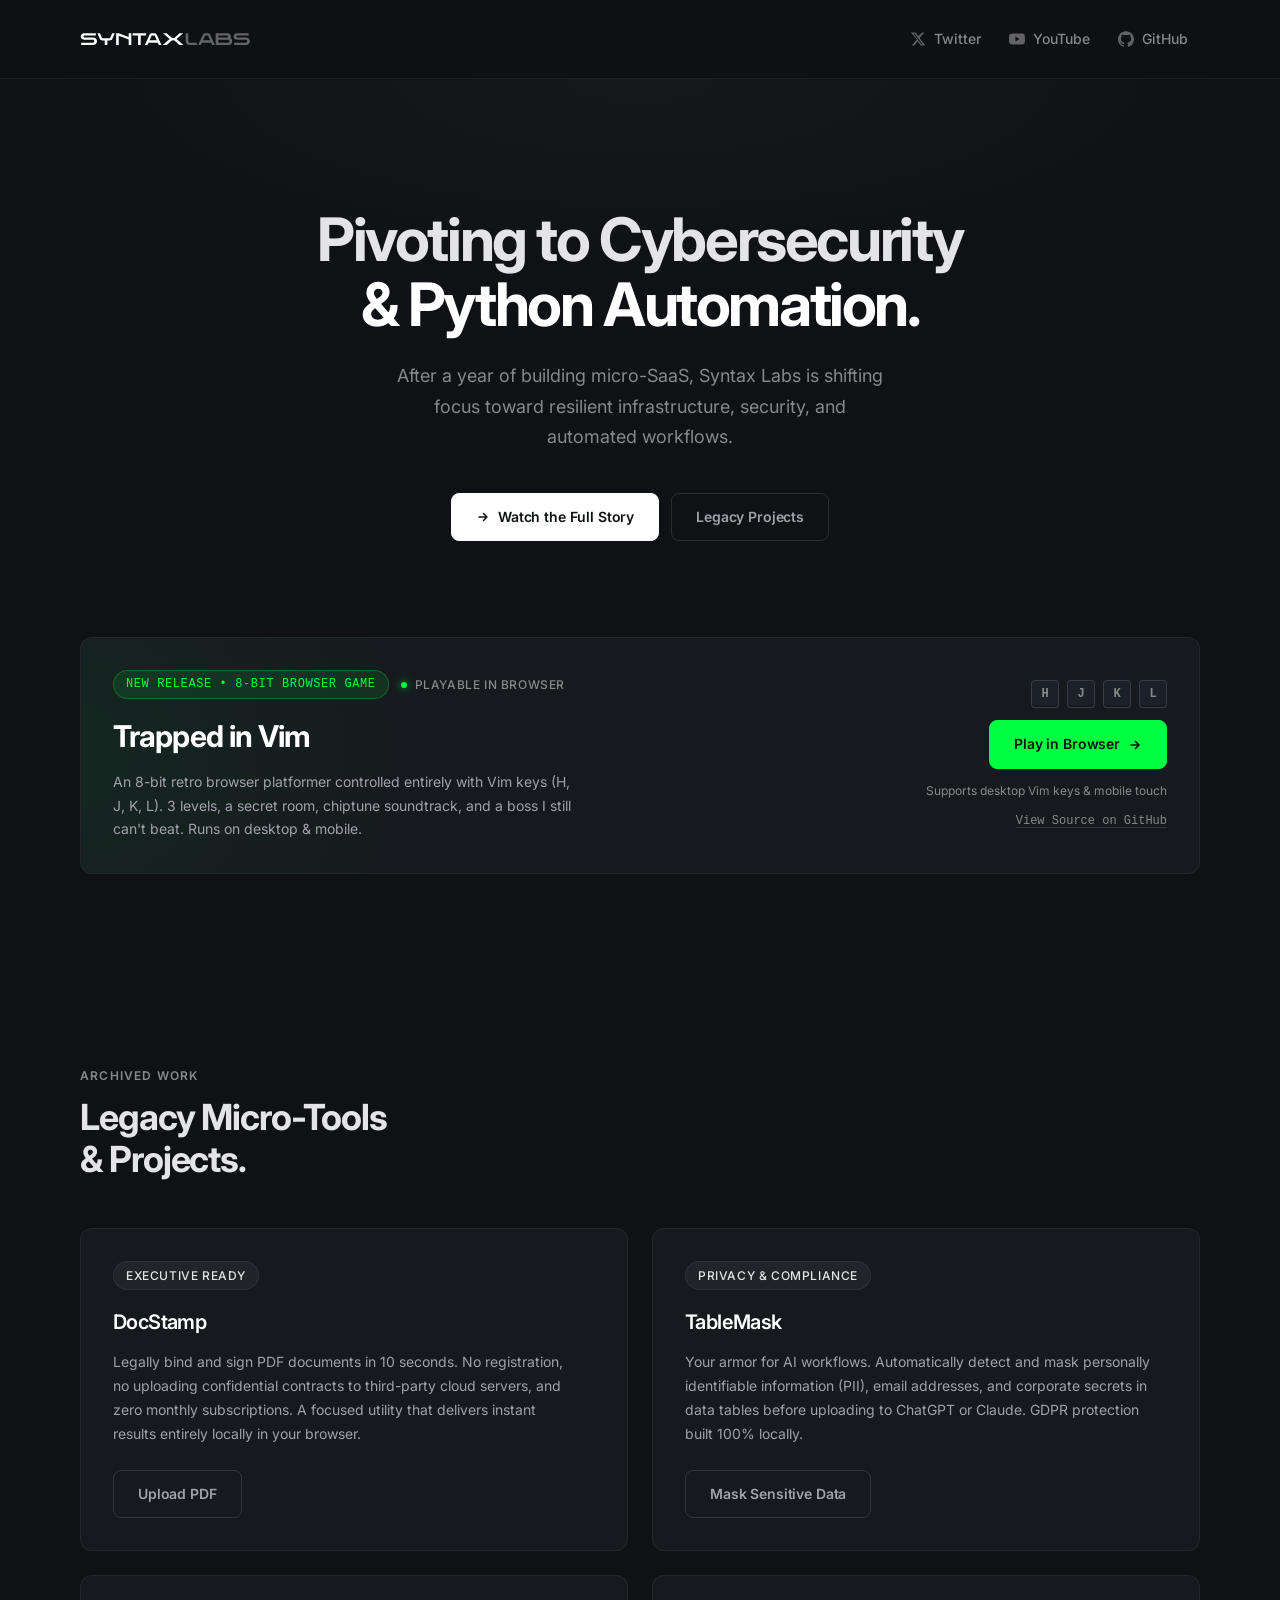
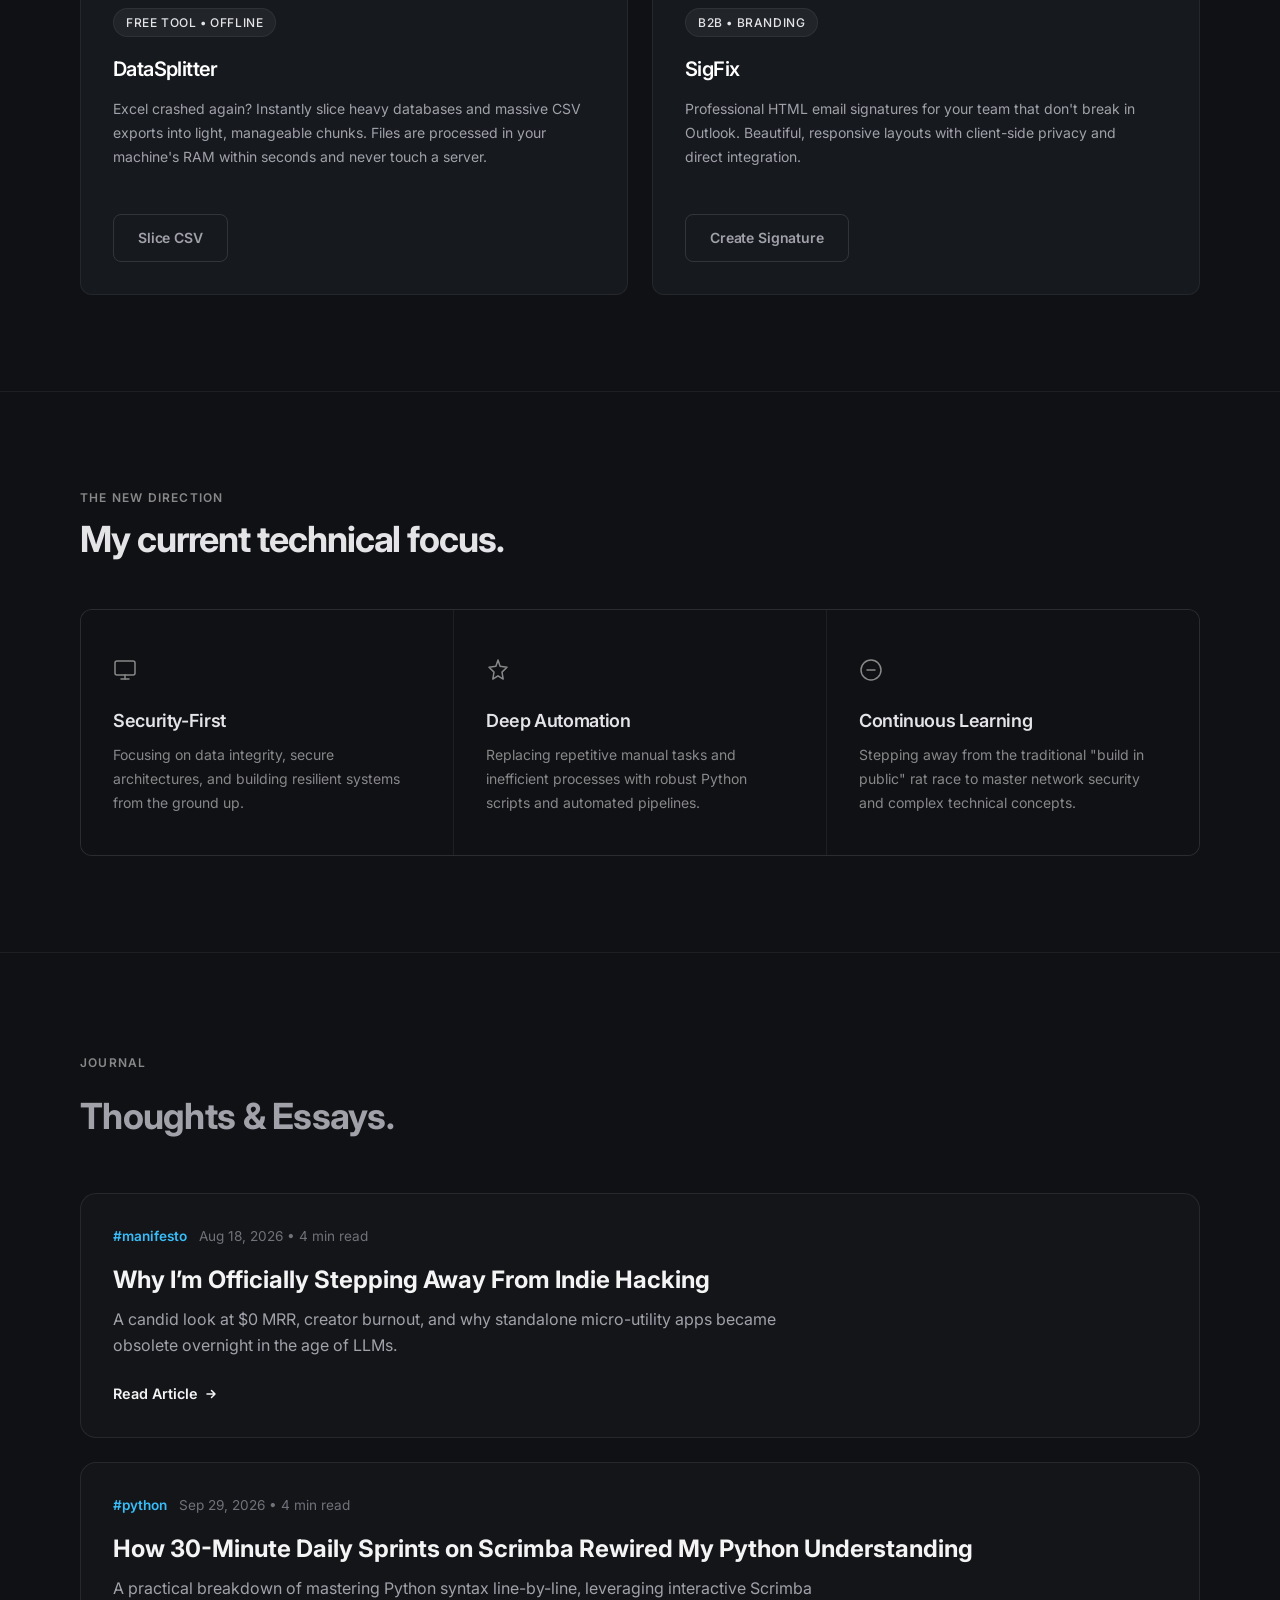
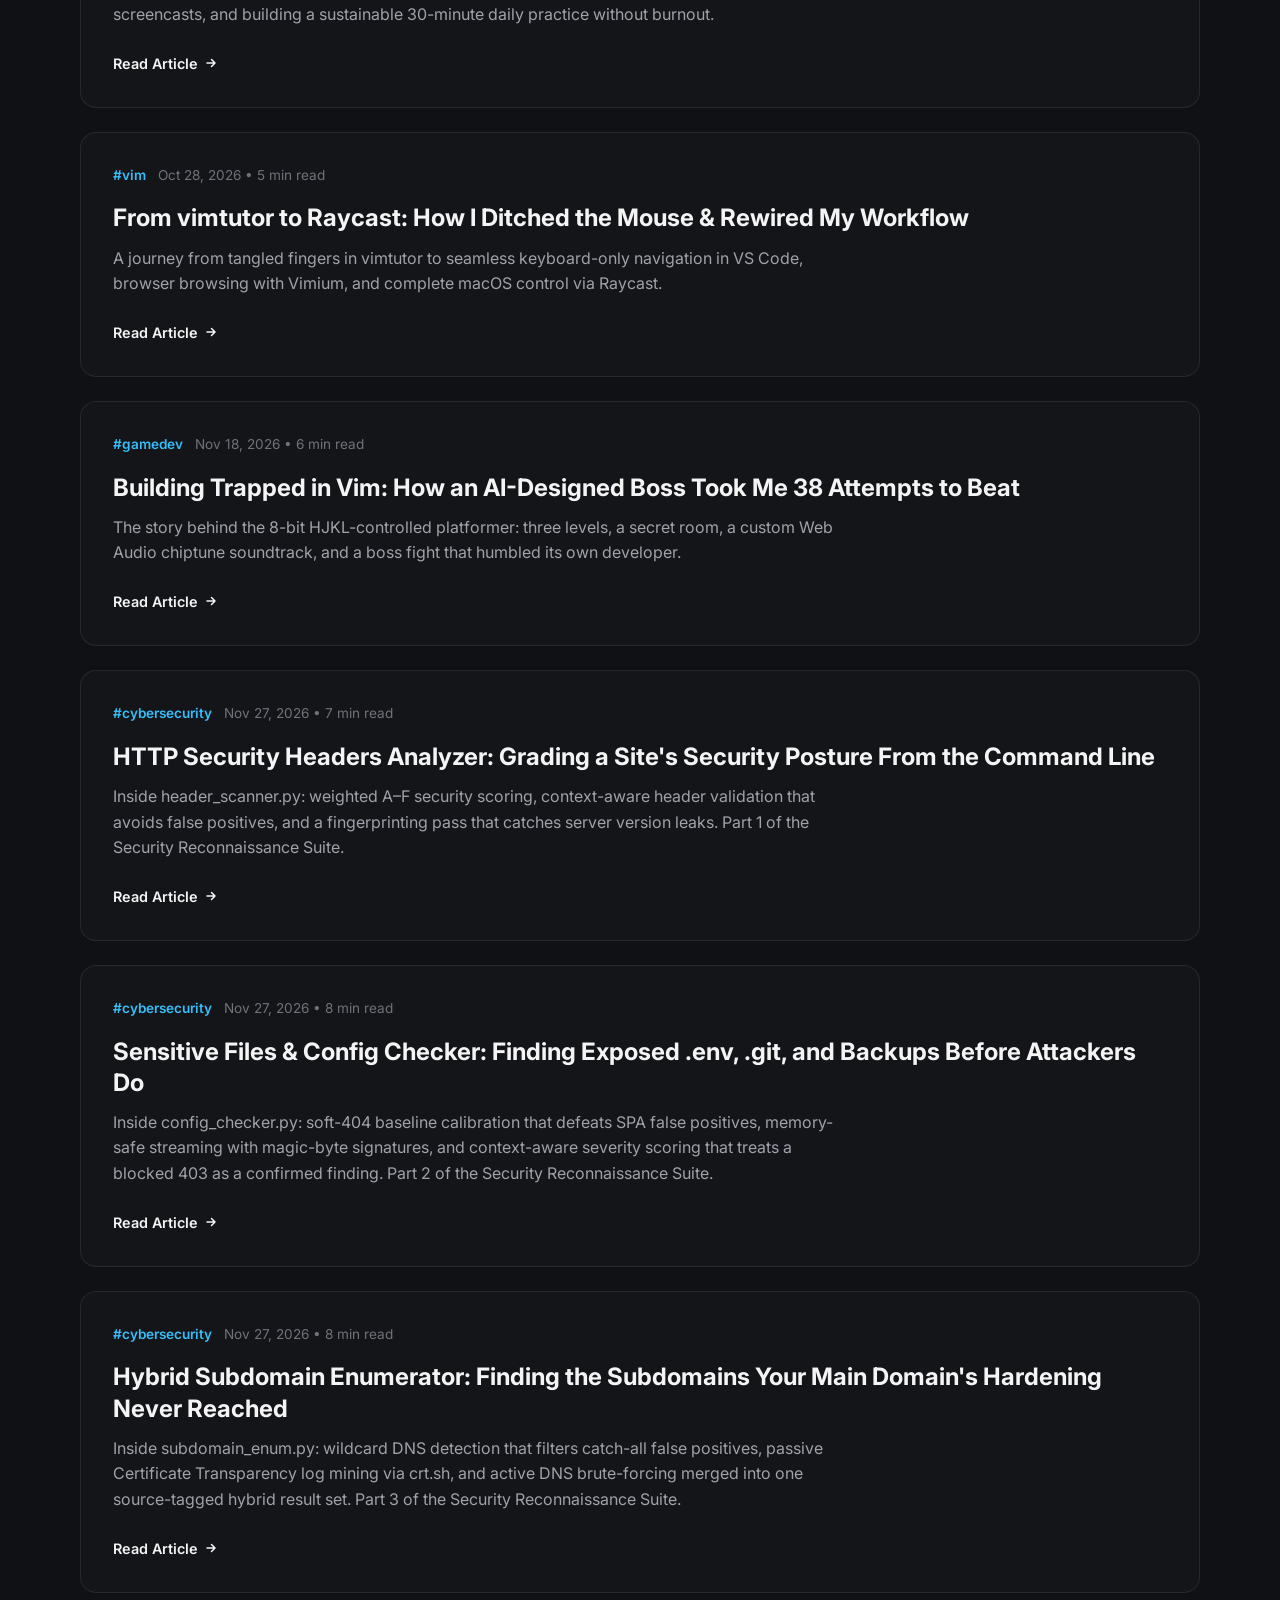
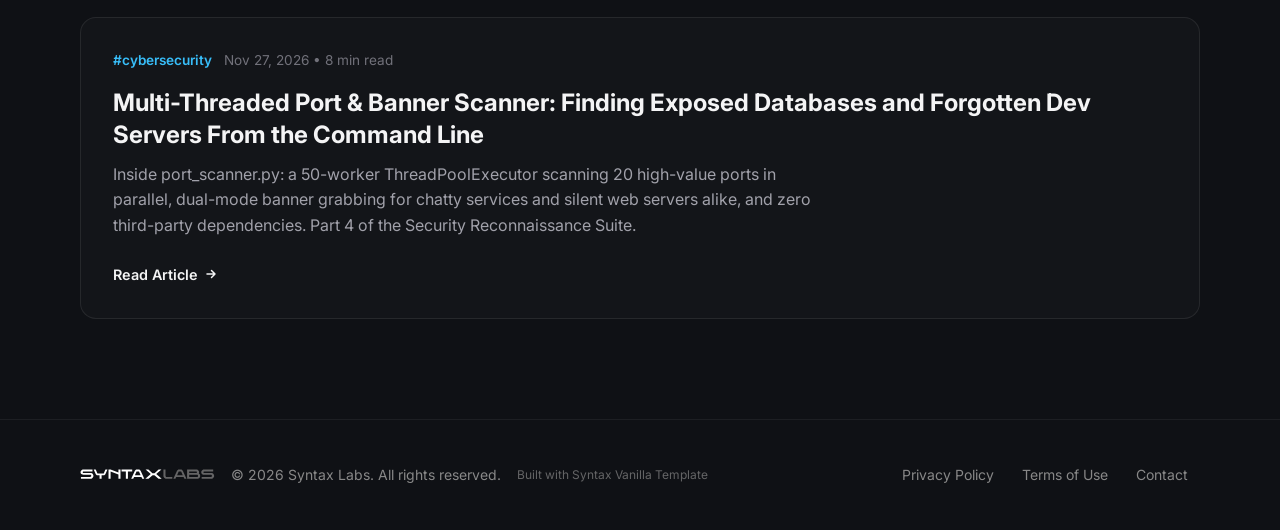
<file: index.html>
<!DOCTYPE html>
<html lang="en">
<head>
  <meta charset="UTF-8" />
  <meta name="viewport" content="width=device-width, initial-scale=1.0" />
  <meta name="description" content="Syntax Labs — Pivoting from micro-SaaS to Cybersecurity and Python Automation." />

  <link rel="icon" href="favicon.svg" type="image/svg+xml" />

  <meta property="og:type" content="website" />
  <meta property="og:url" content="https://syntaxlabsapp.com/" />
  <meta property="og:title" content="Syntax Labs — Cybersecurity & Python Automation" />
  <meta property="og:description" content="Syntax Labs — Pivoting from micro-SaaS to Cybersecurity and Python Automation." />
  <meta property="og:image" content="https://syntaxlabsapp.com/open-graph.png" />
  <meta property="og:image:width" content="1200" />
  <meta property="og:image:height" content="630" />

  <meta name="twitter:card" content="summary_large_image" />
  <meta name="twitter:title" content="Syntax Labs — Cybersecurity & Python Automation" />
  <meta name="twitter:description" content="Syntax Labs — Pivoting from micro-SaaS to Cybersecurity and Python Automation." />
  <meta name="twitter:image" content="https://syntaxlabsapp.com/open-graph.png" />

  <title>Syntax Labs — Cybersecurity & Python Automation</title>

  <!-- Inter from Google Fonts -->
  <link rel="preconnect" href="https://fonts.googleapis.com" />
  <link rel="preconnect" href="https://fonts.gstatic.com" crossorigin />
  <link
    href="https://fonts.googleapis.com/css2?family=Inter:wght@400;500;600;700&display=swap"
    rel="stylesheet"
  />

  <link rel="stylesheet" href="styles.css" />
</head>

<body>

  <!-- ============================================================
       HEADER
       ============================================================ -->
  <header class="site-header" role="banner">
    <div class="container">

      <!-- Logo -->
      <a href="/" class="logo" aria-label="Syntax Labs — home">
        <img src="logo/logo.svg" alt="" class="logo__image" width="171" height="19" />
      </a>

      <!-- Navigation -->
      <nav class="site-nav" role="navigation" aria-label="Primary navigation">

        <!-- Twitter / X -->
        <a
          href="https://x.com/tabXport"
          class="nav-link"
          target="_blank"
          rel="noopener noreferrer"
          aria-label="Follow us on X (Twitter)"
        >
          <svg viewBox="0 0 24 24" fill="currentColor" xmlns="http://www.w3.org/2000/svg" aria-hidden="true">
            <path d="M18.244 2.25h3.308l-7.227 8.26 8.502 11.24H16.17l-4.714-6.231-5.401 6.231H2.741l7.73-8.835L1.254 2.25H8.08l4.265 5.638 5.9-5.638Zm-1.161 17.52h1.833L7.084 4.126H5.117L17.083 19.77Z"/>
          </svg>
          <span>Twitter</span>
        </a>

        <!-- YouTube -->
        <a
          href="https://www.youtube.com/@Artem_AlwaysBuilding"
          class="nav-link"
          target="_blank"
          rel="noopener noreferrer"
          aria-label="Watch us on YouTube"
        >
          <svg viewBox="0 0 24 24" fill="currentColor" xmlns="http://www.w3.org/2000/svg" aria-hidden="true">
            <path d="M23.495 6.205a3.007 3.007 0 0 0-2.088-2.088c-1.87-.501-9.396-.501-9.396-.501s-7.507-.01-9.396.501A3.007 3.007 0 0 0 .527 6.205a31.247 31.247 0 0 0-.522 5.805 31.247 31.247 0 0 0 .522 5.783 3.007 3.007 0 0 0 2.088 2.088c1.868.502 9.396.502 9.396.502s7.506 0 9.396-.502a3.007 3.007 0 0 0 2.088-2.088 31.247 31.247 0 0 0 .5-5.783 31.247 31.247 0 0 0-.5-5.805zM9.609 15.601V8.408l6.264 3.602z"/>
          </svg>
          <span>YouTube</span>
        </a>

        <!-- GitHub -->
        <a
          href="https://github.com/Artem-Kysylov"
          class="nav-link"
          target="_blank"
          rel="noopener noreferrer"
          aria-label="Find us on GitHub"
        >
          <svg viewBox="0 0 24 24" fill="currentColor" xmlns="http://www.w3.org/2000/svg" aria-hidden="true">
            <path d="M12 .297c-6.63 0-12 5.373-12 12 0 5.303 3.438 9.8 8.205 11.385.6.113.82-.258.82-.577 0-.285-.01-1.04-.015-2.04-3.338.724-4.042-1.61-4.042-1.61C4.422 18.07 3.633 17.7 3.633 17.7c-1.087-.744.084-.729.084-.729 1.205.084 1.838 1.236 1.838 1.236 1.07 1.835 2.809 1.305 3.495.998.108-.776.417-1.305.76-1.605-2.665-.3-5.466-1.332-5.466-5.93 0-1.31.465-2.38 1.235-3.22-.135-.303-.54-1.523.105-3.176 0 0 1.005-.322 3.3 1.23.96-.267 1.98-.399 3-.405 1.02.006 2.04.138 3 .405 2.28-1.552 3.285-1.23 3.285-1.23.645 1.653.24 2.873.12 3.176.765.84 1.23 1.91 1.23 3.22 0 4.61-2.805 5.625-5.475 5.92.42.36.81 1.096.81 2.22 0 1.606-.015 2.896-.015 3.286 0 .315.21.69.825.57C20.565 22.092 24 17.592 24 12.297c0-6.627-5.373-12-12-12"/>
          </svg>
          <span>GitHub</span>
        </a>

      </nav>
    </div>
  </header>


  <!-- ============================================================
       MAIN CONTENT
       ============================================================ -->
  <main>

    <!-- ── HERO ─────────────────────────────────────────────── -->
    <section class="hero" aria-labelledby="hero-heading">
      <div class="container">

        <h1 class="hero__heading reveal reveal-delay-1" id="hero-heading">
          Pivoting to Cybersecurity<br />
          <span class="accent">&amp; Python Automation.</span>
        </h1>

        <p class="hero__subheading reveal reveal-delay-2">
          After a year of building micro-SaaS, Syntax Labs is shifting focus toward resilient infrastructure, security, and automated workflows.
        </p>

        <div class="hero__actions reveal reveal-delay-3">
          <a href="https://youtu.be/uuSedsByRvQ" target="_blank" rel="noopener noreferrer" class="btn btn--primary">
            <svg width="14" height="14" viewBox="0 0 14 14" fill="none" xmlns="http://www.w3.org/2000/svg" aria-hidden="true">
              <path d="M3 7H11M11 7L7.5 3.5M11 7L7.5 10.5" stroke="currentColor" stroke-width="1.5" stroke-linecap="round" stroke-linejoin="round"/>
            </svg>
            Watch the Full Story
          </a>
          <a href="#projects" class="btn btn--ghost">
            Legacy Projects
          </a>
        </div>

      </div>
    </section>


    <!-- ── GAME PROMO ───────────────────────────────────────── -->
    <section class="game-promo-section" aria-labelledby="game-promo-heading">
      <div class="container">

        <div class="game-promo-card reveal">

          <div class="game-promo-card__main">
            <div class="game-promo-card__top">
              <span class="badge badge--game">New Release • 8-Bit Browser Game</span>
              <span class="status-pill">
                <span class="status-pill__dot" aria-hidden="true"></span>
                Playable in Browser
              </span>
            </div>

            <h2 class="game-promo-card__title" id="game-promo-heading">Trapped in Vim</h2>

            <p class="game-promo-card__desc">
              An 8-bit retro browser platformer controlled entirely with Vim keys (H, J, K, L). 3 levels, a secret room, chiptune soundtrack, and a boss I still can't beat. Runs on desktop &amp; mobile.
            </p>
          </div>

          <div class="game-promo-card__action">
            <div class="keycap-row" aria-hidden="true">
              <span class="keycap">H</span>
              <span class="keycap">J</span>
              <span class="keycap">K</span>
              <span class="keycap">L</span>
            </div>

            <a href="game/index.html" class="btn btn--game">
              Play in Browser
              <svg width="14" height="14" viewBox="0 0 14 14" fill="none" xmlns="http://www.w3.org/2000/svg" aria-hidden="true">
                <path d="M3 7H11M11 7L7.5 3.5M11 7L7.5 10.5" stroke="currentColor" stroke-width="1.5" stroke-linecap="round" stroke-linejoin="round"/>
              </svg>
            </a>

            <p class="game-promo-card__caption">Supports desktop Vim keys &amp; mobile touch</p>

            <a
              href="https://github.com/Artem-Kysylov/trapped-in-vim"
              target="_blank"
              rel="noopener noreferrer"
              class="game-promo-card__source-link"
            >
              View Source on GitHub
            </a>
          </div>

        </div>

      </div>
    </section>


    <!-- ── BENTO GRID ─────────────────────────────────────── -->
    <section class="bento-section" id="projects" aria-labelledby="projects-heading">
      <div class="container">

        <p class="section-label reveal">Archived Work</p>
        <h2 class="bento-section__heading reveal reveal-delay-1" id="projects-heading">
          Legacy Micro-Tools<br />&amp; Projects.
        </h2>

        <div class="bento-grid" role="list">
          <!-- ─── Card 2: DocStamp ────────────────── -->
          <article
            class="bento-card bento-card--2 docstamp reveal reveal-delay-1"
            role="listitem"
            aria-labelledby="card-docstamp-title"
          >
            <span class="badge">Executive Ready</span>

            <h2 class="card-title" id="card-docstamp-title">DocStamp</h2>

            <p class="card-desc">
              Legally bind and sign PDF documents in 10 seconds. No registration, no uploading confidential contracts to third-party cloud servers, and zero monthly subscriptions. A focused utility that delivers instant results entirely locally in your browser.
            </p>

            <div class="card-footer">
              <a
                href="https://docstamp.syntaxlabsapp.com"
                class="btn btn--ghost"
                target="_blank"
                rel="noopener noreferrer"
              >Upload PDF</a>
            </div>
          </article>


          <!-- ─── Card 3: TableMask ───────────────── -->
          <article
            class="bento-card bento-card--3 tablemask reveal reveal-delay-2"
            role="listitem"
            aria-labelledby="card-tablemask-title"
          >
            <span class="badge">Privacy &amp; Compliance</span>

            <h2 class="card-title" id="card-tablemask-title">TableMask</h2>

            <p class="card-desc">
              Your armor for AI workflows. Automatically detect and mask personally identifiable information (PII), email addresses, and corporate secrets in data tables before uploading to ChatGPT or Claude. GDPR protection built 100% locally.
            </p>

            <div class="card-footer">
              <a
                href="https://tablemask.syntaxlabsapp.com"
                class="btn btn--ghost"
                target="_blank"
                rel="noopener noreferrer"
              >Mask Sensitive Data</a>
            </div>
          </article>


          <!-- ─── Card 4: DataSplitter ─────────────── -->
          <article
            class="bento-card bento-card--4 datasplitter reveal reveal-delay-1"
            role="listitem"
            aria-labelledby="card-datasplitter-title"
          >
            <span class="badge">Free Tool • Offline</span>

            <h2 class="card-title" id="card-datasplitter-title">DataSplitter</h2>

            <p class="card-desc">
              Excel crashed again? Instantly slice heavy databases and massive CSV exports into light, manageable chunks. Files are processed in your machine's RAM within seconds and never touch a server.
            </p>

            <div class="card-footer">
              <a
                href="https://datasplitter.syntaxlabsapp.com"
                class="btn btn--ghost"
                target="_blank"
                rel="noopener noreferrer"
              >Slice CSV</a>
            </div>
          </article>

          <!-- ─── Card 6: SigFix ────────────────── -->
          <article
            class="bento-card bento-card--6 sigfix reveal reveal-delay-1"
            role="listitem"
            aria-labelledby="card-sigfix-title"
          >
            <span class="badge">B2B • Branding</span>

            <h2 class="card-title" id="card-sigfix-title">SigFix</h2>

            <p class="card-desc">
              Professional HTML email signatures for your team that don't break in Outlook. Beautiful, responsive layouts with client-side privacy and direct integration.
            </p>

            <div class="card-footer">
              <a
                href="https://sigfix.syntaxlabsapp.com"
                class="btn btn--ghost"
                target="_blank"
                rel="noopener noreferrer"
              >Create Signature</a>
            </div>
          </article>

        </div><!-- /bento-grid -->

      </div>
    </section>


    <!-- ── MANIFESTO / VALUES ──────────────────────────────── -->
    <section class="values-section" aria-labelledby="values-heading">
      <div class="container">

        <p class="section-label reveal">The New Direction</p>
        <h2 class="values-section__heading reveal reveal-delay-1" id="values-heading">
          My current technical focus.
        </h2>

        <div class="values-grid" role="list">

          <!-- Security-First -->
          <div class="value-item reveal" role="listitem">
            <div class="value-icon" aria-hidden="true">
              <svg viewBox="0 0 24 24" fill="none" xmlns="http://www.w3.org/2000/svg">
                <rect x="2" y="3" width="20" height="14" rx="2" stroke="currentColor" stroke-width="1.5"/>
                <path d="M8 21H16" stroke="currentColor" stroke-width="1.5" stroke-linecap="round"/>
                <path d="M12 17V21" stroke="currentColor" stroke-width="1.5" stroke-linecap="round"/>
              </svg>
            </div>
            <h3 class="value-title">Security-First</h3>
            <p class="value-desc">
              Focusing on data integrity, secure architectures, and building resilient systems from the ground up.
            </p>
          </div>

          <!-- Deep Automation -->
          <div class="value-item reveal reveal-delay-1" role="listitem">
            <div class="value-icon" aria-hidden="true">
              <svg viewBox="0 0 24 24" fill="none" xmlns="http://www.w3.org/2000/svg">
                <path d="M12 2L14.09 8.26L21 9.27L16 14.14L17.18 21.02L12 17.77L6.82 21.02L8 14.14L3 9.27L9.91 8.26L12 2Z" stroke="currentColor" stroke-width="1.5" stroke-linecap="round" stroke-linejoin="round"/>
              </svg>
            </div>
            <h3 class="value-title">Deep Automation</h3>
            <p class="value-desc">
              Replacing repetitive manual tasks and inefficient processes with robust Python scripts and automated pipelines.
            </p>
          </div>

          <!-- Continuous Learning -->
          <div class="value-item reveal reveal-delay-2" role="listitem">
            <div class="value-icon" aria-hidden="true">
              <svg viewBox="0 0 24 24" fill="none" xmlns="http://www.w3.org/2000/svg">
                <circle cx="12" cy="12" r="10" stroke="currentColor" stroke-width="1.5"/>
                <path d="M8 12H16" stroke="currentColor" stroke-width="1.5" stroke-linecap="round"/>
              </svg>
            </div>
            <h3 class="value-title">Continuous Learning</h3>
            <p class="value-desc">
              Stepping away from the traditional "build in public" rat race to master network security and complex technical concepts.
            </p>
          </div>

        </div>

      </div>
    </section>

    <!-- ── JOURNAL / WRITING ────────────────────────────────── -->
    <section class="journal-section" aria-labelledby="journal-heading">
      <div class="container">

        <div class="journal-header reveal">
          <div>
            <p class="section-label">Journal</p>
            <h2 class="journal-section__heading" id="journal-heading">
              Thoughts &amp; Essays.
            </h2>
          </div>
        </div>

        <div class="journal-grid">

          <!-- Article 1: Manifesto -->
          <article class="journal-card reveal reveal-delay-1">
            <a href="blog/quitting-indie-hacking.html" class="journal-card__link">
              <div class="journal-card__meta">
                <span class="journal-tag">#manifesto</span>
                <span class="journal-date">Aug 18, 2026 • 4 min read</span>
              </div>
              <h3 class="journal-card__title">
                Why I’m Officially Stepping Away From Indie Hacking
              </h3>
              <p class="journal-card__desc">
                A candid look at $0 MRR, creator burnout, and why standalone micro-utility apps became obsolete overnight in the age of LLMs.
              </p>
              <div class="journal-card__footer">
                <span class="read-more">
                  Read Article
                  <svg width="14" height="14" viewBox="0 0 14 14" fill="none" xmlns="http://www.w3.org/2000/svg" aria-hidden="true">
                    <path d="M3 7H11M11 7L7.5 3.5M11 7L7.5 10.5" stroke="currentColor" stroke-width="1.5" stroke-linecap="round" stroke-linejoin="round"/>
                  </svg>
                </span>
              </div>
            </a>
          </article>

        <!-- Article 2: Scrimba & 30-Min Python Sprints -->
        <article class="journal-card reveal reveal-delay-2">
          <a href="blog/mastering-python-with-30-min-scrimba-sprints.html" class="journal-card__link">
            <div class="journal-card__meta">
              <span class="journal-tag">#python</span>
              <span class="journal-date">Sep 29, 2026 • 4 min read</span>
            </div>
            <h3 class="journal-card__title">
              How 30-Minute Daily Sprints on Scrimba Rewired My Python Understanding
            </h3>
            <p class="journal-card__desc">
              A practical breakdown of mastering Python syntax line-by-line, leveraging interactive Scrimba screencasts, and
              building a sustainable 30-minute daily practice without burnout.
            </p>
            <div class="journal-card__footer">
              <span class="read-more">
                Read Article
                <svg width="14" height="14" viewBox="0 0 14 14" fill="none" xmlns="http://www.w3.org/2000/svg"
                  aria-hidden="true">
                  <path d="M3 7H11M11 7L7.5 3.5M11 7L7.5 10.5" stroke="currentColor" stroke-width="1.5" stroke-linecap="round"
                    stroke-linejoin="round" />
                </svg>
              </span>
            </div>
          </a>
        </article>
<!-- Article 3: Vim Navigation & Workflow -->
        <article class="journal-card reveal reveal-delay-3">
          <a href="blog/from-vimtutor-to-raycast-rewiring-my-workflow.html" class="journal-card__link">
            <div class="journal-card__meta">
              <span class="journal-tag">#vim</span>
              <span class="journal-date">Oct 28, 2026 • 5 min read</span>
            </div>
            <h3 class="journal-card__title">
              From vimtutor to Raycast: How I Ditched the Mouse &amp; Rewired My Workflow
            </h3>
            <p class="journal-card__desc">
              A journey from tangled fingers in vimtutor to seamless keyboard-only navigation in VS Code, browser browsing with Vimium, and complete macOS control via Raycast.
            </p>
            <div class="journal-card__footer">
              <span class="read-more">
                Read Article
                <svg width="14" height="14" viewBox="0 0 14 14" fill="none" xmlns="http://www.w3.org/2000/svg"
                  aria-hidden="true">
                  <path d="M3 7H11M11 7L7.5 3.5M11 7L7.5 10.5" stroke="currentColor" stroke-width="1.5" stroke-linecap="round"
                    stroke-linejoin="round" />
                </svg>
              </span>
            </div>
          </a>
        </article>
<!-- Article 4: Building Trapped in Vim -->
        <article class="journal-card reveal reveal-delay-4">
          <a href="blog/building-trapped-in-vim.html" class="journal-card__link">
            <div class="journal-card__meta">
              <span class="journal-tag">#gamedev</span>
              <span class="journal-date">Nov 18, 2026 • 6 min read</span>
            </div>
            <h3 class="journal-card__title">
              Building Trapped in Vim: How an AI-Designed Boss Took Me 38 Attempts to Beat
            </h3>
            <p class="journal-card__desc">
              The story behind the 8-bit HJKL-controlled platformer: three levels, a secret room, a custom Web Audio chiptune soundtrack, and a boss fight that humbled its own developer.
            </p>
            <div class="journal-card__footer">
              <span class="read-more">
                Read Article
                <svg width="14" height="14" viewBox="0 0 14 14" fill="none" xmlns="http://www.w3.org/2000/svg"
                  aria-hidden="true">
                  <path d="M3 7H11M11 7L7.5 3.5M11 7L7.5 10.5" stroke="currentColor" stroke-width="1.5" stroke-linecap="round"
                    stroke-linejoin="round" />
                </svg>
              </span>
            </div>
          </a>
        </article>
<!-- Article 5: HTTP Security Headers Analyzer -->
        <article class="journal-card reveal reveal-delay-5">
          <a href="blog/http-security-headers-analyzer.html" class="journal-card__link">
            <div class="journal-card__meta">
              <span class="journal-tag">#cybersecurity</span>
              <span class="journal-date">Nov 27, 2026 • 7 min read</span>
            </div>
            <h3 class="journal-card__title">
              HTTP Security Headers Analyzer: Grading a Site's Security Posture From the Command Line
            </h3>
            <p class="journal-card__desc">
              Inside header_scanner.py: weighted A–F security scoring, context-aware header validation that avoids false positives, and a fingerprinting pass that catches server version leaks. Part 1 of the Security Reconnaissance Suite.
            </p>
            <div class="journal-card__footer">
              <span class="read-more">
                Read Article
                <svg width="14" height="14" viewBox="0 0 14 14" fill="none" xmlns="http://www.w3.org/2000/svg"
                  aria-hidden="true">
                  <path d="M3 7H11M11 7L7.5 3.5M11 7L7.5 10.5" stroke="currentColor" stroke-width="1.5" stroke-linecap="round"
                    stroke-linejoin="round" />
                </svg>
              </span>
            </div>
          </a>
        </article>
<!-- Article 6: Sensitive Files & Config Checker -->
        <article class="journal-card reveal reveal-delay-6">
          <a href="blog/sensitive-files-config-checker.html" class="journal-card__link">
            <div class="journal-card__meta">
              <span class="journal-tag">#cybersecurity</span>
              <span class="journal-date">Nov 27, 2026 • 8 min read</span>
            </div>
            <h3 class="journal-card__title">
              Sensitive Files &amp; Config Checker: Finding Exposed .env, .git, and Backups Before Attackers Do
            </h3>
            <p class="journal-card__desc">
              Inside config_checker.py: soft-404 baseline calibration that defeats SPA false positives, memory-safe streaming with magic-byte signatures, and context-aware severity scoring that treats a blocked 403 as a confirmed finding. Part 2 of the Security Reconnaissance Suite.
            </p>
            <div class="journal-card__footer">
              <span class="read-more">
                Read Article
                <svg width="14" height="14" viewBox="0 0 14 14" fill="none" xmlns="http://www.w3.org/2000/svg"
                  aria-hidden="true">
                  <path d="M3 7H11M11 7L7.5 3.5M11 7L7.5 10.5" stroke="currentColor" stroke-width="1.5" stroke-linecap="round"
                    stroke-linejoin="round" />
                </svg>
              </span>
            </div>
          </a>
        </article>
<!-- Article 7: Hybrid Subdomain Enumerator -->
        <article class="journal-card reveal reveal-delay-7">
          <a href="blog/hybrid-subdomain-enumerator.html" class="journal-card__link">
            <div class="journal-card__meta">
              <span class="journal-tag">#cybersecurity</span>
              <span class="journal-date">Nov 27, 2026 • 8 min read</span>
            </div>
            <h3 class="journal-card__title">
              Hybrid Subdomain Enumerator: Finding the Subdomains Your Main Domain's Hardening Never Reached
            </h3>
            <p class="journal-card__desc">
              Inside subdomain_enum.py: wildcard DNS detection that filters catch-all false positives, passive Certificate Transparency log mining via crt.sh, and active DNS brute-forcing merged into one source-tagged hybrid result set. Part 3 of the Security Reconnaissance Suite.
            </p>
            <div class="journal-card__footer">
              <span class="read-more">
                Read Article
                <svg width="14" height="14" viewBox="0 0 14 14" fill="none" xmlns="http://www.w3.org/2000/svg"
                  aria-hidden="true">
                  <path d="M3 7H11M11 7L7.5 3.5M11 7L7.5 10.5" stroke="currentColor" stroke-width="1.5" stroke-linecap="round"
                    stroke-linejoin="round" />
                </svg>
              </span>
            </div>
          </a>
        </article>
<!-- Article 8: Multi-Threaded Port & Banner Scanner -->
        <article class="journal-card reveal reveal-delay-7">
          <a href="blog/multi-threaded-port-banner-scanner.html" class="journal-card__link">
            <div class="journal-card__meta">
              <span class="journal-tag">#cybersecurity</span>
              <span class="journal-date">Nov 27, 2026 • 8 min read</span>
            </div>
            <h3 class="journal-card__title">
              Multi-Threaded Port &amp; Banner Scanner: Finding Exposed Databases and Forgotten Dev Servers From the Command Line
            </h3>
            <p class="journal-card__desc">
              Inside port_scanner.py: a 50-worker ThreadPoolExecutor scanning 20 high-value ports in parallel, dual-mode banner grabbing for chatty services and silent web servers alike, and zero third-party dependencies. Part 4 of the Security Reconnaissance Suite.
            </p>
            <div class="journal-card__footer">
              <span class="read-more">
                Read Article
                <svg width="14" height="14" viewBox="0 0 14 14" fill="none" xmlns="http://www.w3.org/2000/svg"
                  aria-hidden="true">
                  <path d="M3 7H11M11 7L7.5 3.5M11 7L7.5 10.5" stroke="currentColor" stroke-width="1.5" stroke-linecap="round"
                    stroke-linejoin="round" />
                </svg>
              </span>
            </div>
          </a>
        </article>
        </div>

      </div>
    </section>

  </main>


  <!-- ============================================================
       FOOTER
       ============================================================ -->
  <footer class="site-footer" role="contentinfo">
    <div class="container">

      <div class="footer-left">
        <img src="logo/logo.svg" alt="Syntax Labs" class="footer-logo" width="171" height="19" />
        <span class="footer-copy">© 2026 Syntax Labs. All rights reserved.</span>
        <a href="https://github.com/Artem-Kysylov/syntax-labs-vanilla-template" class="footer-template-link" target="_blank" rel="noopener noreferrer">Built with Syntax Vanilla Template</a>
      </div>

      <nav class="footer-nav" aria-label="Footer navigation">
        <a href="privacy.html" class="footer-link">Privacy Policy</a>
        <a href="terms.html" class="footer-link">Terms of Use</a>
        <a href="mailto:hello@syntaxlabsapp.com" class="footer-link">Contact</a>
      </nav>

    </div>
  </footer>

  <script src="app.js" defer></script>

  <script>
    (() => {
      'use strict';

      /* --- Scroll Reveal --- */
      const revealObserver = new IntersectionObserver(
        (entries) => {
          entries.forEach((entry) => {
            if (entry.isIntersecting) {
              entry.target.classList.add('visible');
              revealObserver.unobserve(entry.target);
            }
          });
        },
        { threshold: 0.12 }
      );

      document.querySelectorAll('.reveal').forEach((el) => {
        revealObserver.observe(el);
      });

      /* --- Bento card radial glow --- */
      document.querySelectorAll('.bento-card').forEach((card) => {
        card.addEventListener('mousemove', (e) => {
          const rect = card.getBoundingClientRect();
          const x = ((e.clientX - rect.left) / rect.width)  * 100;
          const y = ((e.clientY - rect.top)   / rect.height) * 100;
          card.style.setProperty('--mouse-x', `${x}%`);
          card.style.setProperty('--mouse-y', `${y}%`);
        });
      });
    })();
  </script>

</body>
</html>
</file>
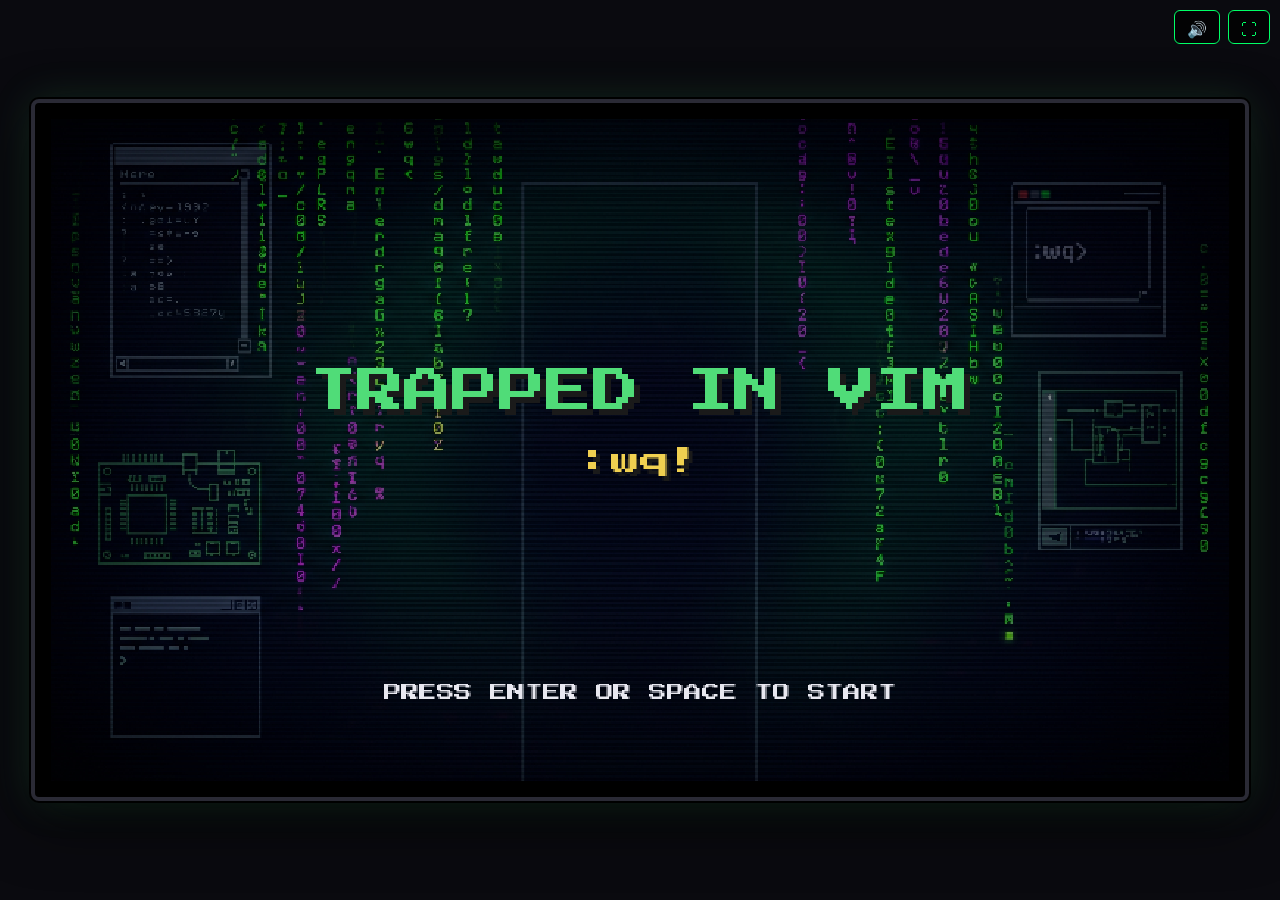
<file: game/index.html>
<!DOCTYPE html>
<html lang="en">
<head>
  <meta charset="UTF-8" />
  <meta name="viewport" content="width=device-width, initial-scale=1.0, maximum-scale=1.0, user-scalable=no, viewport-fit=cover" />
  <title>Trapped in Vim :: :wq!</title>
  <link rel="icon" href="data:," />
  <link rel="preconnect" href="https://fonts.googleapis.com" />
  <link rel="preconnect" href="https://fonts.gstatic.com" crossorigin />
  <link href="https://fonts.googleapis.com/css2?family=Press+Start+2P&display=swap" rel="stylesheet" />
  <link rel="stylesheet" href="style.css" />
</head>
<body>
  <div id="game-stage">
    <canvas id="game-canvas" width="800" height="450" tabindex="0"></canvas>
    <!-- Focus-trap for H/J/K/L/F -- see js/input.js. On desktop this stays
         focused during gameplay instead of the canvas: it's a genuinely
         editable element, so Vimium (and similar extensions) see an active
         text field and drop into their own "insert mode", standing down
         entirely instead of racing our keydown handler for link hints /
         scrolling. Never focused on touch devices (see InputManager) so
         iOS/Android never pop the on-screen keyboard for it. -->
    <input
      type="text"
      id="vim-trap"
      class="vim-trap"
      tabindex="-1"
      inputmode="none"
      autocomplete="off"
      autocapitalize="off"
      autocorrect="off"
      spellcheck="false"
      aria-hidden="true"
    />
    <div id="touch-controls" hidden>
      <div class="touch-pad touch-pad-left">
        <button type="button" class="touch-key" data-key="KeyH" aria-label="Move left">H</button>
        <button type="button" class="touch-key" data-key="KeyL" aria-label="Move right">L</button>
      </div>
      <div class="touch-pad touch-pad-right">
        <button type="button" class="touch-key touch-key-fire" id="touch-fire" data-key="KeyF" aria-label="Fire" hidden>FIRE</button>
        <button type="button" class="touch-key" data-key="KeyJ" aria-label="Crouch or drop">J</button>
        <button type="button" class="touch-key touch-key-jump" data-key="KeyK" aria-label="Jump or fly">K</button>
      </div>
    </div>
  </div>
  <div class="top-controls-overlay">
    <button type="button" id="mute-btn" class="ui-btn" aria-label="Toggle Mute">🔊</button>
    <button type="button" id="fullscreen-btn" class="ui-btn" aria-label="Toggle Fullscreen">⛶</button>
  </div>
  <div id="orientation-overlay">
    <p>PLEASE ROTATE YOUR<br />DEVICE TO LANDSCAPE <span class="orientation-icon">📱⚡</span></p>
  </div>
  <script type="module" src="js/main.js"></script>
</body>
</html>
</file>
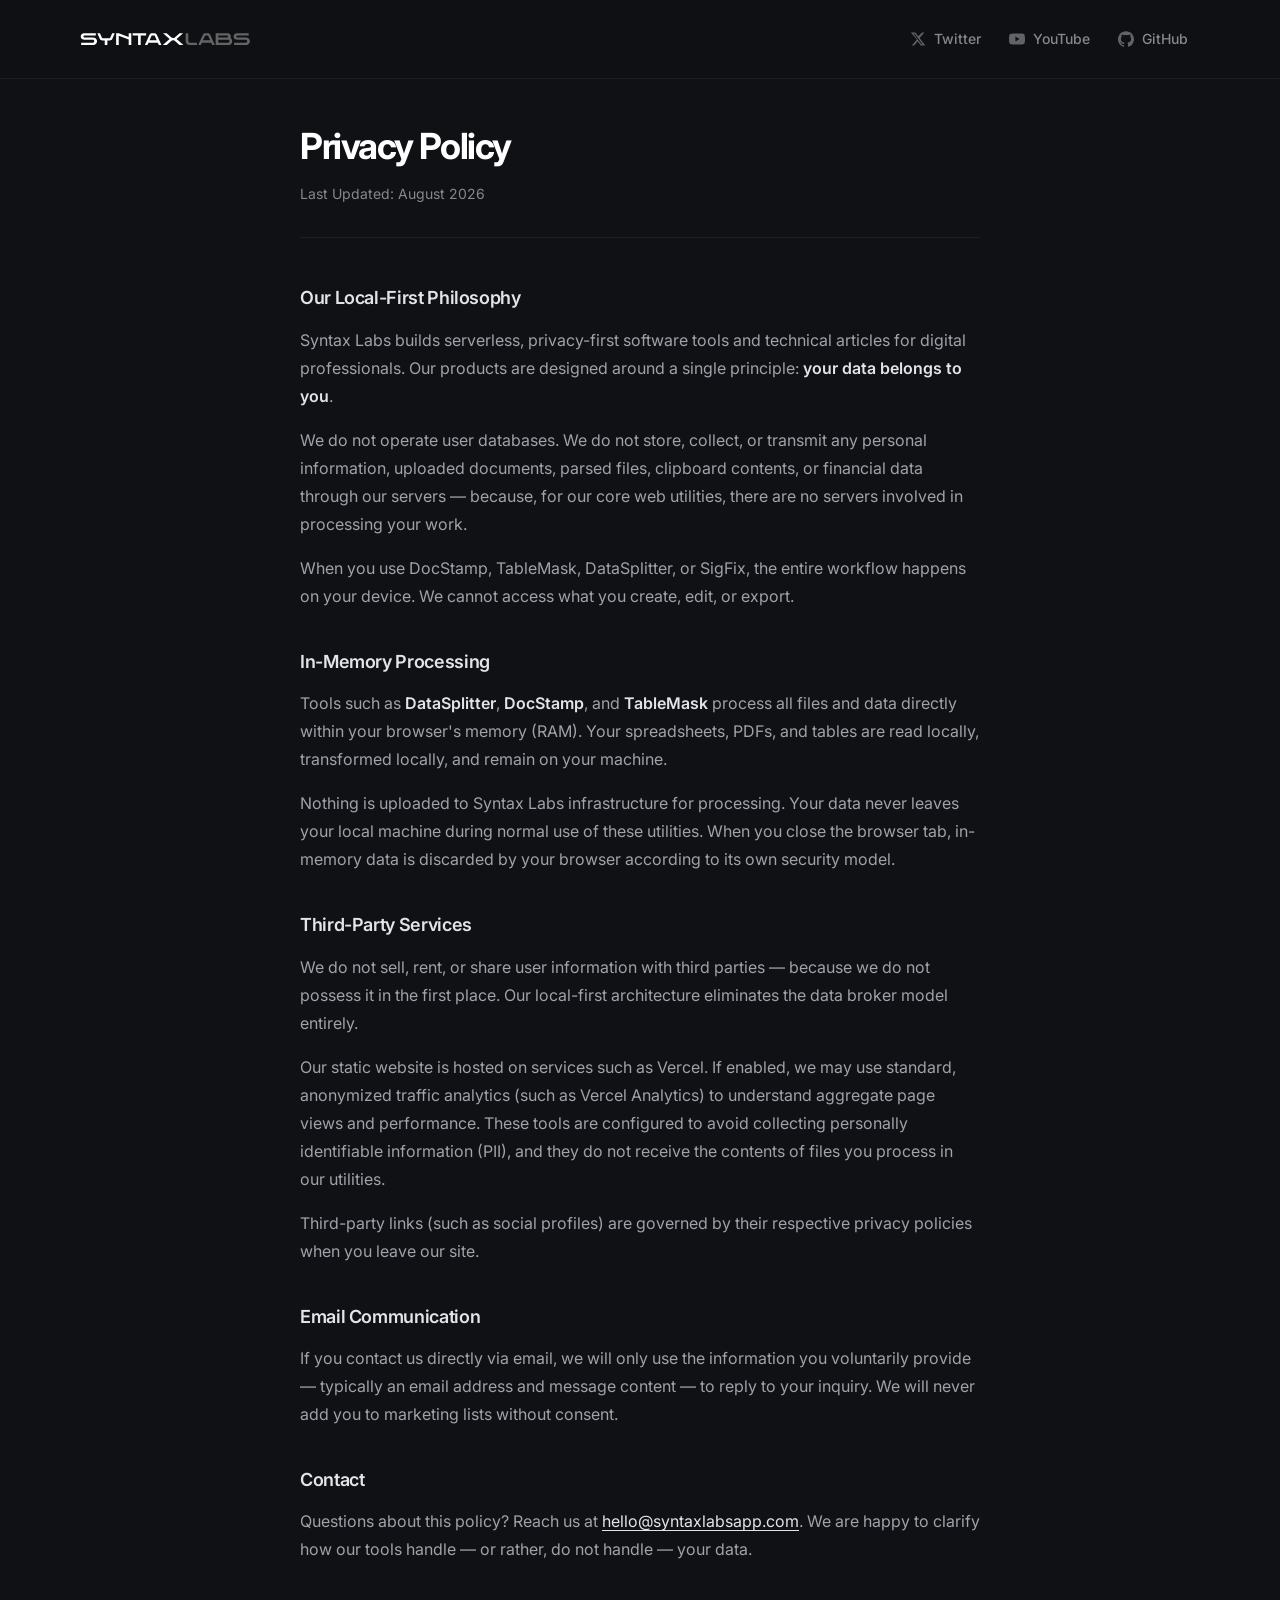
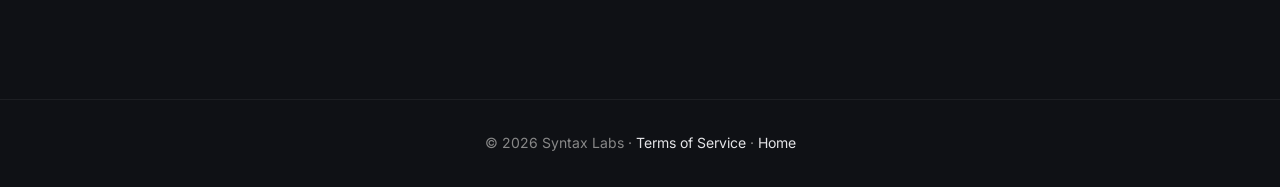
<file: privacy.html>
<!DOCTYPE html>
<html lang="en">
<head>
  <meta charset="UTF-8" />
  <meta name="viewport" content="width=device-width, initial-scale=1.0" />
  <meta name="description" content="Privacy Policy — Syntax Labs. Serverless, privacy-first tools and articles with zero data collection." />

  <link rel="icon" href="favicon.svg" type="image/svg+xml" />

  <title>Privacy Policy — Syntax Labs</title>

  <link rel="preconnect" href="https://fonts.googleapis.com" />
  <link rel="preconnect" href="https://fonts.gstatic.com" crossorigin />
  <link
    href="https://fonts.googleapis.com/css2?family=Inter:wght@400;500;600;700&display=swap"
    rel="stylesheet"
  />

  <link rel="stylesheet" href="styles.css" />
</head>

<body class="legal-page">

  <header class="site-header" role="banner">
    <div class="container">

      <a href="/" class="logo" aria-label="Syntax Labs — home">
        <img src="logo/logo.svg" alt="" class="logo__image" width="171" height="19" />
      </a>

      <nav class="site-nav" role="navigation" aria-label="Primary navigation">
        <a
          href="https://x.com/tabXport"
          class="nav-link"
          target="_blank"
          rel="noopener noreferrer"
          aria-label="Follow us on X (Twitter)"
        >
          <svg viewBox="0 0 24 24" fill="currentColor" xmlns="http://www.w3.org/2000/svg" aria-hidden="true">
            <path d="M18.244 2.25h3.308l-7.227 8.26 8.502 11.24H16.17l-4.714-6.231-5.401 6.231H2.741l7.73-8.835L1.254 2.25H8.08l4.265 5.638 5.9-5.638Zm-1.161 17.52h1.833L7.084 4.126H5.117L17.083 19.77Z"/>
          </svg>
          <span>Twitter</span>
        </a>

        <a
          href="https://www.youtube.com/@Artem_AlwaysBuilding"
          class="nav-link"
          target="_blank"
          rel="noopener noreferrer"
          aria-label="Watch us on YouTube"
        >
          <svg viewBox="0 0 24 24" fill="currentColor" xmlns="http://www.w3.org/2000/svg" aria-hidden="true">
            <path d="M23.495 6.205a3.007 3.007 0 0 0-2.088-2.088c-1.87-.501-9.396-.501-9.396-.501s-7.507-.01-9.396.501A3.007 3.007 0 0 0 .527 6.205a31.247 31.247 0 0 0-.522 5.805 31.247 31.247 0 0 0 .522 5.783 3.007 3.007 0 0 0 2.088 2.088c1.868.502 9.396.502 9.396.502s7.506 0 9.396-.502a3.007 3.007 0 0 0 2.088-2.088 31.247 31.247 0 0 0 .5-5.783 31.247 31.247 0 0 0-.5-5.805zM9.609 15.601V8.408l6.264 3.602z"/>
          </svg>
          <span>YouTube</span>
        </a>

        <a
          href="https://github.com/Artem-Kysylov"
          class="nav-link"
          target="_blank"
          rel="noopener noreferrer"
          aria-label="Find us on GitHub"
        >
          <svg viewBox="0 0 24 24" fill="currentColor" xmlns="http://www.w3.org/2000/svg" aria-hidden="true">
            <path d="M12 .297c-6.63 0-12 5.373-12 12 0 5.303 3.438 9.8 8.205 11.385.6.113.82-.258.82-.577 0-.285-.01-1.04-.015-2.04-3.338.724-4.042-1.61-4.042-1.61C4.422 18.07 3.633 17.7 3.633 17.7c-1.087-.744.084-.729.084-.729 1.205.084 1.838 1.236 1.838 1.236 1.07 1.835 2.809 1.305 3.495.998.108-.776.417-1.305.76-1.605-2.665-.3-5.466-1.332-5.466-5.93 0-1.31.465-2.38 1.235-3.22-.135-.303-.54-1.523.105-3.176 0 0 1.005-.322 3.3 1.23.96-.267 1.98-.399 3-.405 1.02.006 2.04.138 3 .405 2.28-1.552 3.285-1.23 3.285-1.23.645 1.653.24 2.873.12 3.176.765.84 1.23 1.91 1.23 3.22 0 4.61-2.805 5.625-5.475 5.92.42.36.81 1.096.81 2.22 0 1.606-.015 2.896-.015 3.286 0 .315.21.69.825.57C20.565 22.092 24 17.592 24 12.297c0-6.627-5.373-12-12-12"/>
          </svg>
          <span>GitHub</span>
        </a>
      </nav>

    </div>
  </header>

  <main class="legal-main">
    <article class="legal-article">

      <h1 class="legal-title">Privacy Policy</h1>
      <p class="legal-updated">Last Updated: August 2026</p>

      <section class="legal-section" aria-labelledby="philosophy-heading">
        <h2 id="philosophy-heading">Our Local-First Philosophy</h2>
        <p>
          Syntax Labs builds serverless, privacy-first software tools and technical articles for digital professionals.
          Our products are designed around a single principle: <strong>your data belongs to you</strong>.
        </p>
        <p>
          We do not operate user databases. We do not store, collect, or transmit any personal
          information, uploaded documents, parsed files, clipboard contents, or financial data
          through our servers — because, for our core web utilities, there are no servers involved
          in processing your work.
        </p>
        <p>
          When you use DocStamp, TableMask, DataSplitter, or SigFix, the entire workflow
          happens on your device. We cannot access what you create, edit, or export.
        </p>
      </section>

      <section class="legal-section" aria-labelledby="memory-heading">
        <h2 id="memory-heading">In-Memory Processing</h2>
        <p>
          Tools such as <strong>DataSplitter</strong>, <strong>DocStamp</strong>, and
          <strong>TableMask</strong> process all files and data directly within your browser's
          memory (RAM). Your spreadsheets, PDFs, and tables are read locally, transformed locally,
          and remain on your machine.
        </p>
        <p>
          Nothing is uploaded to Syntax Labs infrastructure for processing. Your data never leaves
          your local machine during normal use of these utilities. When you close the browser tab,
          in-memory data is discarded by your browser according to its own security model.
        </p>
      </section>

      <section class="legal-section" aria-labelledby="third-party-heading">
        <h2 id="third-party-heading">Third-Party Services</h2>
        <p>
          We do not sell, rent, or share user information with third parties — because we do not
          possess it in the first place. Our local-first architecture eliminates the data broker
          model entirely.
        </p>
        <p>
          Our static website is hosted on services such as Vercel. If enabled, we may use
          standard, anonymized traffic analytics (such as Vercel Analytics) to understand
          aggregate page views and performance. These tools are configured to avoid collecting
          personally identifiable information (PII), and they do not receive the contents of files
          you process in our utilities.
        </p>
        <p>
          Third-party links (such as social profiles) are governed by their respective privacy
          policies when you leave our site.
        </p>
      </section>

      <section class="legal-section" aria-labelledby="email-heading">
        <h2 id="email-heading">Email Communication</h2>
        <p>
          If you contact us directly via email, we will only use the information you voluntarily provide — typically an email address and message content — to reply to your inquiry. We will never add you to marketing lists without consent.
        </p>
      </section>

      <section class="legal-section" aria-labelledby="contact-heading">
        <h2 id="contact-heading">Contact</h2>
        <p>
          Questions about this policy? Reach us at
          <a href="mailto:hello@syntaxlabsapp.com">hello@syntaxlabsapp.com</a>.
          We are happy to clarify how our tools handle — or rather, do not handle — your data.
        </p>
      </section>

    </article>
  </main>

  <footer class="legal-footer" role="contentinfo">
    <p>© 2026 Syntax Labs · <a href="/terms.html">Terms of Service</a> · <a href="/">Home</a></p>
  </footer>

</body>
</html>
</file>
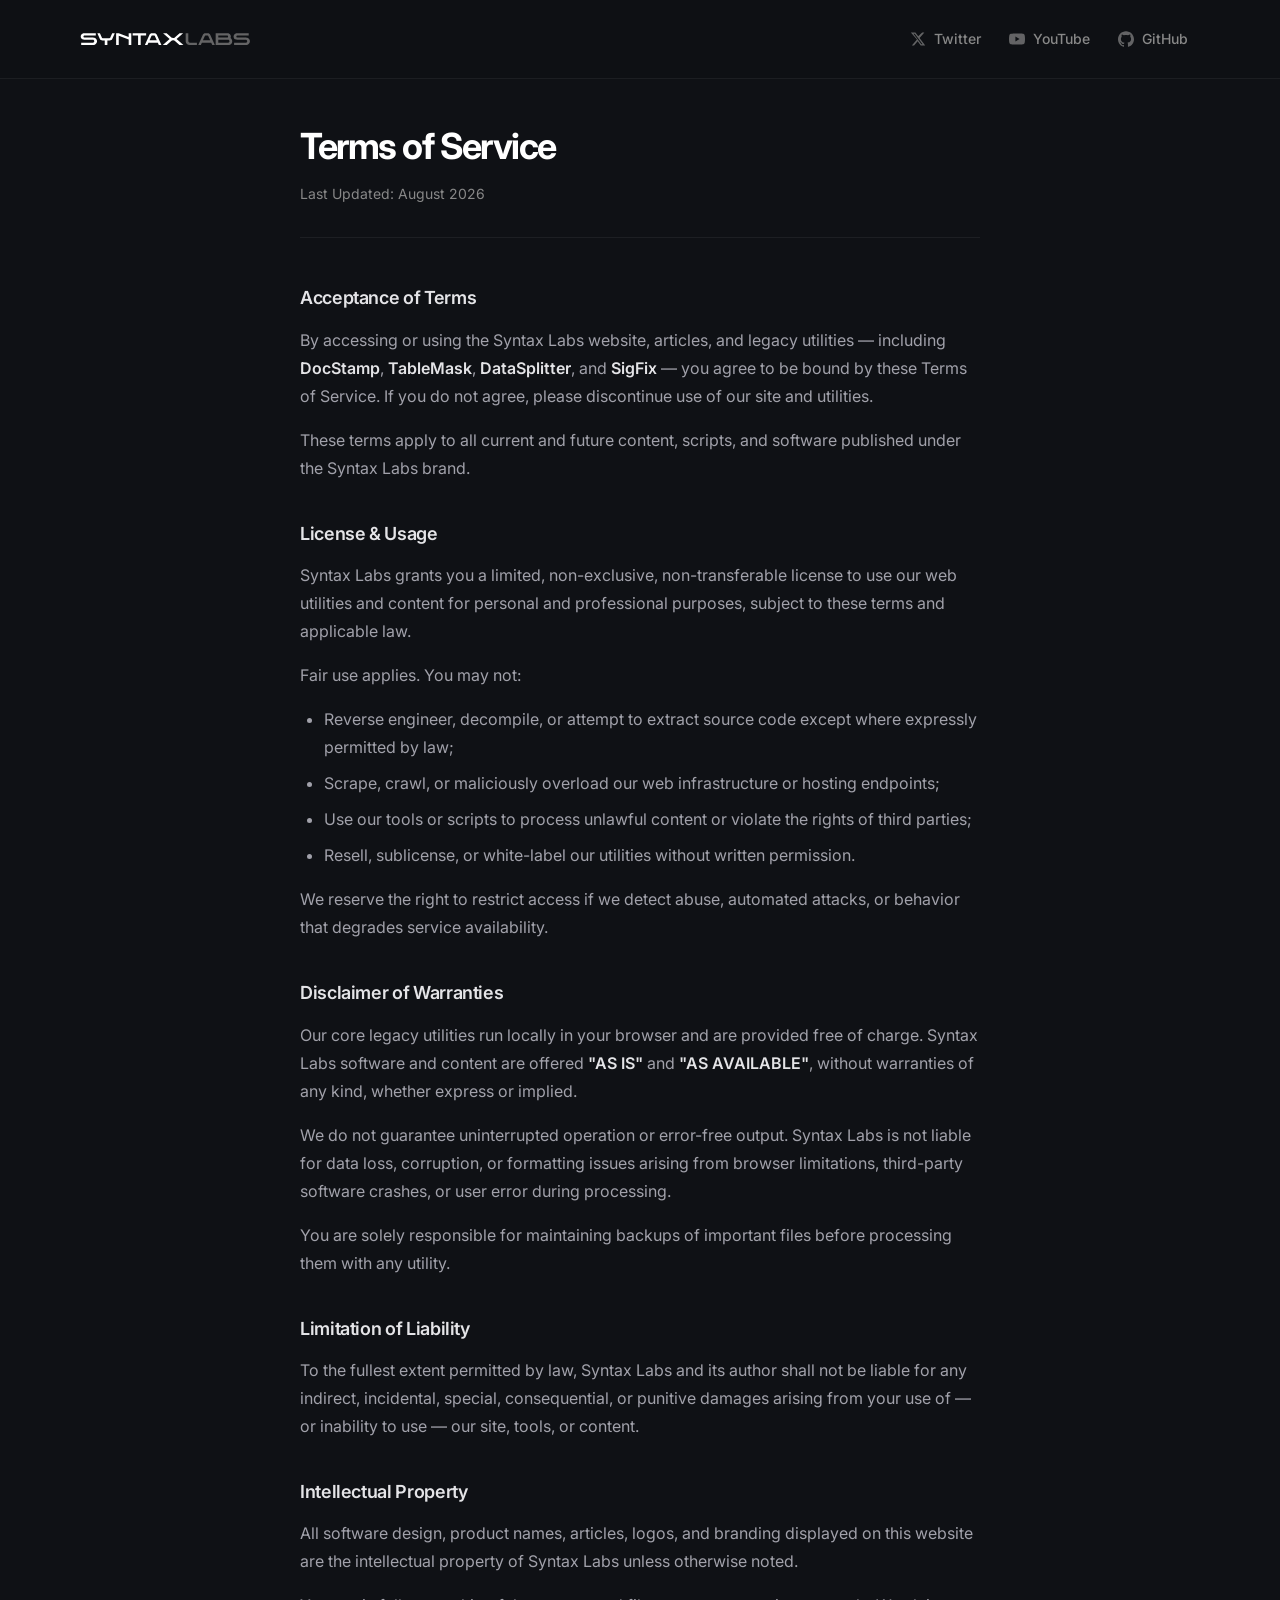
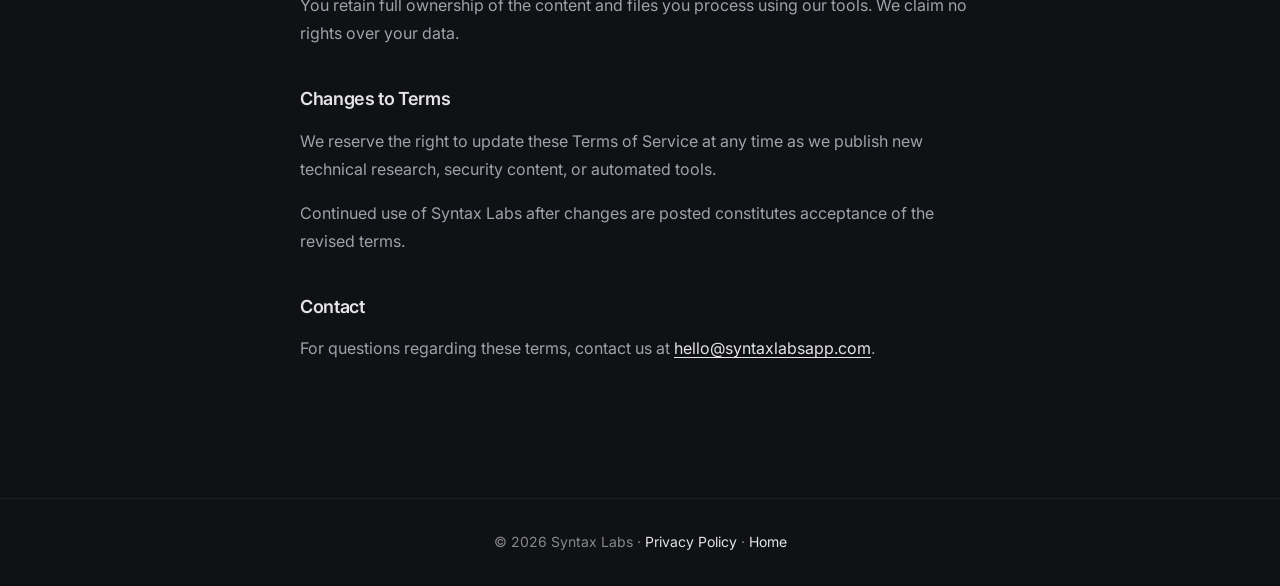
<file: terms.html>
<!DOCTYPE html>
<html lang="en">
<head>
  <meta charset="UTF-8" />
  <meta name="viewport" content="width=device-width, initial-scale=1.0" />
  <meta name="description" content="Terms of Service — Syntax Labs. Usage terms for our website, articles, and legacy software utilities." />

  <link rel="icon" href="favicon.svg" type="image/svg+xml" />

  <title>Terms of Service — Syntax Labs</title>

  <link rel="preconnect" href="https://fonts.googleapis.com" />
  <link rel="preconnect" href="https://fonts.gstatic.com" crossorigin />
  <link
    href="https://fonts.googleapis.com/css2?family=Inter:wght@400;500;600;700&display=swap"
    rel="stylesheet"
  />

  <link rel="stylesheet" href="styles.css" />
</head>

<body class="legal-page">

  <header class="site-header" role="banner">
    <div class="container">

      <a href="/" class="logo" aria-label="Syntax Labs — home">
        <img src="logo/logo.svg" alt="" class="logo__image" width="171" height="19" />
      </a>

      <nav class="site-nav" role="navigation" aria-label="Primary navigation">
        <a
          href="https://x.com/tabXport"
          class="nav-link"
          target="_blank"
          rel="noopener noreferrer"
          aria-label="Follow us on X (Twitter)"
        >
          <svg viewBox="0 0 24 24" fill="currentColor" xmlns="http://www.w3.org/2000/svg" aria-hidden="true">
            <path d="M18.244 2.25h3.308l-7.227 8.26 8.502 11.24H16.17l-4.714-6.231-5.401 6.231H2.741l7.73-8.835L1.254 2.25H8.08l4.265 5.638 5.9-5.638Zm-1.161 17.52h1.833L7.084 4.126H5.117L17.083 19.77Z"/>
          </svg>
          <span>Twitter</span>
        </a>

        <a
          href="https://www.youtube.com/@Artem_AlwaysBuilding"
          class="nav-link"
          target="_blank"
          rel="noopener noreferrer"
          aria-label="Watch us on YouTube"
        >
          <svg viewBox="0 0 24 24" fill="currentColor" xmlns="http://www.w3.org/2000/svg" aria-hidden="true">
            <path d="M23.495 6.205a3.007 3.007 0 0 0-2.088-2.088c-1.87-.501-9.396-.501-9.396-.501s-7.507-.01-9.396.501A3.007 3.007 0 0 0 .527 6.205a31.247 31.247 0 0 0-.522 5.805 31.247 31.247 0 0 0 .522 5.783 3.007 3.007 0 0 0 2.088 2.088c1.868.502 9.396.502 9.396.502s7.506 0 9.396-.502a3.007 3.007 0 0 0 2.088-2.088 31.247 31.247 0 0 0 .5-5.783 31.247 31.247 0 0 0-.5-5.805zM9.609 15.601V8.408l6.264 3.602z"/>
          </svg>
          <span>YouTube</span>
        </a>

        <a
          href="https://github.com/Artem-Kysylov"
          class="nav-link"
          target="_blank"
          rel="noopener noreferrer"
          aria-label="Find us on GitHub"
        >
          <svg viewBox="0 0 24 24" fill="currentColor" xmlns="http://www.w3.org/2000/svg" aria-hidden="true">
            <path d="M12 .297c-6.63 0-12 5.373-12 12 0 5.303 3.438 9.8 8.205 11.385.6.113.82-.258.82-.577 0-.285-.01-1.04-.015-2.04-3.338.724-4.042-1.61-4.042-1.61C4.422 18.07 3.633 17.7 3.633 17.7c-1.087-.744.084-.729.084-.729 1.205.084 1.838 1.236 1.838 1.236 1.07 1.835 2.809 1.305 3.495.998.108-.776.417-1.305.76-1.605-2.665-.3-5.466-1.332-5.466-5.93 0-1.31.465-2.38 1.235-3.22-.135-.303-.54-1.523.105-3.176 0 0 1.005-.322 3.3 1.23.96-.267 1.98-.399 3-.405 1.02.006 2.04.138 3 .405 2.28-1.552 3.285-1.23 3.285-1.23.645 1.653.24 2.873.12 3.176.765.84 1.23 1.91 1.23 3.22 0 4.61-2.805 5.625-5.475 5.92.42.36.81 1.096.81 2.22 0 1.606-.015 2.896-.015 3.286 0 .315.21.69.825.57C20.565 22.092 24 17.592 24 12.297c0-6.627-5.373-12-12-12"/>
          </svg>
          <span>GitHub</span>
        </a>
      </nav>

    </div>
  </header>

  <main class="legal-main">
    <article class="legal-article">

      <h1 class="legal-title">Terms of Service</h1>
      <p class="legal-updated">Last Updated: August 2026</p>

      <section class="legal-section" aria-labelledby="acceptance-heading">
        <h2 id="acceptance-heading">Acceptance of Terms</h2>
        <p>
          By accessing or using the Syntax Labs website, articles, and legacy utilities — including <strong>DocStamp</strong>,
          <strong>TableMask</strong>, <strong>DataSplitter</strong>, and <strong>SigFix</strong> — you agree to be bound by these Terms of Service. If you do not agree, please discontinue use of our site and utilities.
        </p>
        <p>
          These terms apply to all current and future content, scripts, and software published under the Syntax Labs brand.
        </p>
      </section>

      <section class="legal-section" aria-labelledby="license-heading">
        <h2 id="license-heading">License &amp; Usage</h2>
        <p>
          Syntax Labs grants you a limited, non-exclusive, non-transferable license to use our web utilities and content for personal and professional purposes, subject to these terms and applicable law.
        </p>
        <p>
          Fair use applies. You may not:
        </p>
        <ul>
          <li>Reverse engineer, decompile, or attempt to extract source code except where expressly permitted by law;</li>
          <li>Scrape, crawl, or maliciously overload our web infrastructure or hosting endpoints;</li>
          <li>Use our tools or scripts to process unlawful content or violate the rights of third parties;</li>
          <li>Resell, sublicense, or white-label our utilities without written permission.</li>
        </ul>
        <p>
          We reserve the right to restrict access if we detect abuse, automated attacks, or behavior that degrades service availability.
        </p>
      </section>

      <section class="legal-section" aria-labelledby="warranty-heading">
        <h2 id="warranty-heading">Disclaimer of Warranties</h2>
        <p>
          Our core legacy utilities run locally in your browser and are provided free of charge.
          Syntax Labs software and content are offered <strong>"AS IS"</strong> and <strong>"AS AVAILABLE"</strong>,
          without warranties of any kind, whether express or implied.
        </p>
        <p>
          We do not guarantee uninterrupted operation or error-free output. Syntax Labs is not liable for data loss, corruption, or formatting issues arising from browser limitations, third-party software crashes, or user error during processing.
        </p>
        <p>
          You are solely responsible for maintaining backups of important files before processing them with any utility.
        </p>
      </section>

      <section class="legal-section" aria-labelledby="liability-heading">
        <h2 id="liability-heading">Limitation of Liability</h2>
        <p>
          To the fullest extent permitted by law, Syntax Labs and its author shall not be liable for any indirect, incidental, special, consequential, or punitive damages arising from your use of — or inability to use — our site, tools, or content.
        </p>
      </section>

      <section class="legal-section" aria-labelledby="ip-heading">
        <h2 id="ip-heading">Intellectual Property</h2>
        <p>
          All software design, product names, articles, logos, and branding displayed on this website are the intellectual property of Syntax Labs unless otherwise noted.
        </p>
        <p>
          You retain full ownership of the content and files you process using our tools. We claim no rights over your data.
        </p>
      </section>

      <section class="legal-section" aria-labelledby="changes-heading">
        <h2 id="changes-heading">Changes to Terms</h2>
        <p>
          We reserve the right to update these Terms of Service at any time as we publish new technical research, security content, or automated tools.
        </p>
        <p>
          Continued use of Syntax Labs after changes are posted constitutes acceptance of the revised terms.
        </p>
      </section>

      <section class="legal-section" aria-labelledby="contact-heading">
        <h2 id="contact-heading">Contact</h2>
        <p>
          For questions regarding these terms, contact us at
          <a href="mailto:hello@syntaxlabsapp.com">hello@syntaxlabsapp.com</a>.
        </p>
      </section>

    </article>
  </main>

  <footer class="legal-footer" role="contentinfo">
    <p>© 2026 Syntax Labs · <a href="/privacy.html">Privacy Policy</a> · <a href="/">Home</a></p>
  </footer>

</body>
</html>
</file>
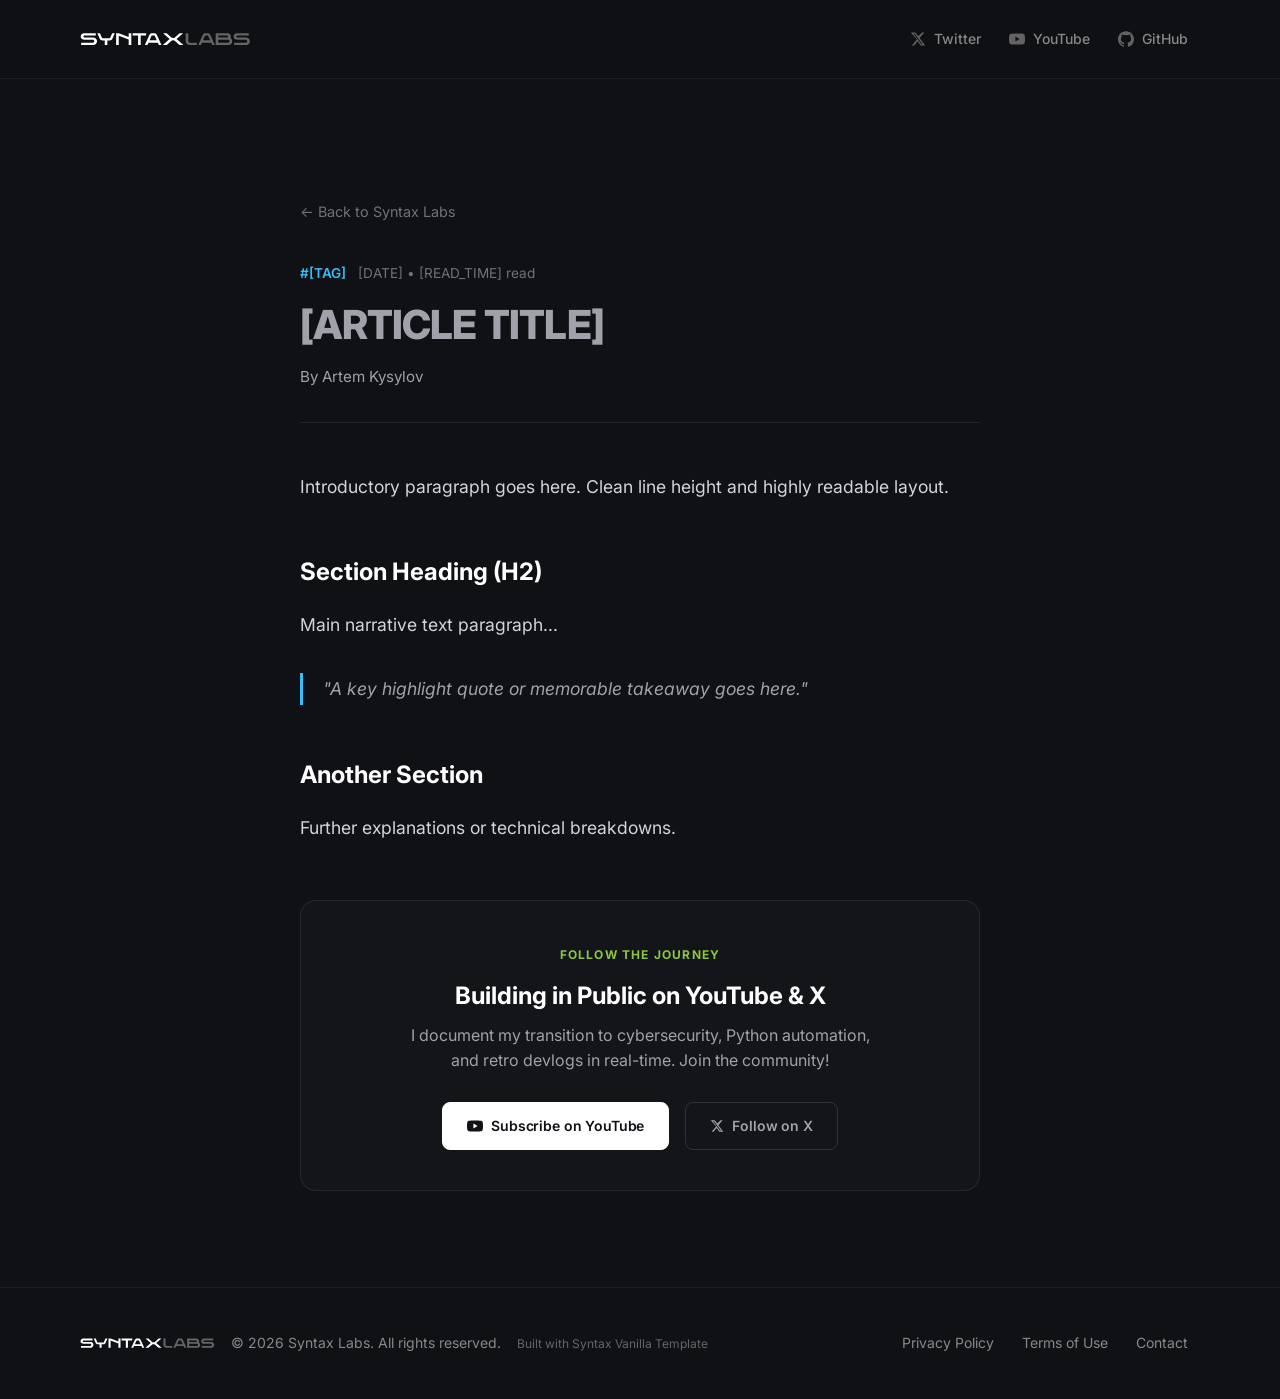
<file: blog/article-template.html>
<!DOCTYPE html>
<html lang="en">
<head>
  <meta charset="UTF-8" />
  <meta name="viewport" content="width=device-width, initial-scale=1.0" />
  
  <!-- SEO & Social Meta (Заполнить для новой статьи) -->
  <meta name="description" content="[ARTICLE SHORT DESCRIPTION]" />
  <link rel="icon" href="../favicon.svg" type="image/svg+xml" />

  <meta property="og:type" content="article" />
  <meta property="og:url" content="https://syntaxlabsapp.com/blog/[ARTICLE-SLUG].html" />
  <meta property="og:title" content="[ARTICLE TITLE] — Syntax Labs" />
  <meta property="og:description" content="[ARTICLE SHORT DESCRIPTION]" />
  <meta property="og:image" content="https://syntaxlabsapp.com/open-graph.png" />

  <title>[ARTICLE TITLE] — Syntax Labs</title>

  <!-- Google Fonts & Styles -->
  <link rel="preconnect" href="https://fonts.googleapis.com" />
  <link rel="preconnect" href="https://fonts.gstatic.com" crossorigin />
  <link href="https://fonts.googleapis.com/css2?family=Inter:wght@400;500;600;700;800&display=swap" rel="stylesheet" />

  <link rel="stylesheet" href="../styles.css" />
</head>

<body>

  <!-- ============================================================
       HEADER
       ============================================================ -->
  <header class="site-header" role="banner">
    <div class="container">

      <!-- Logo -->
      <a href="/" class="logo" aria-label="Syntax Labs — home">
        <img src="/logo/logo.svg" alt="" class="logo__image" width="171" height="19" />
      </a>

      <!-- Navigation -->
      <nav class="site-nav" role="navigation" aria-label="Primary navigation">

        <!-- Twitter / X -->
        <a
          href="https://x.com/tabXport"
          class="nav-link"
          target="_blank"
          rel="noopener noreferrer"
          aria-label="Follow us on X (Twitter)"
        >
          <svg viewBox="0 0 24 24" fill="currentColor" xmlns="http://www.w3.org/2000/svg" aria-hidden="true">
            <path d="M18.244 2.25h3.308l-7.227 8.26 8.502 11.24H16.17l-4.714-6.231-5.401 6.231H2.741l7.73-8.835L1.254 2.25H8.08l4.265 5.638 5.9-5.638Zm-1.161 17.52h1.833L7.084 4.126H5.117L17.083 19.77Z"/>
          </svg>
          <span>Twitter</span>
        </a>

        <!-- YouTube -->
        <a
          href="https://www.youtube.com/@Artem_AlwaysBuilding"
          class="nav-link"
          target="_blank"
          rel="noopener noreferrer"
          aria-label="Watch us on YouTube"
        >
          <svg viewBox="0 0 24 24" fill="currentColor" xmlns="http://www.w3.org/2000/svg" aria-hidden="true">
            <path d="M23.495 6.205a3.007 3.007 0 0 0-2.088-2.088c-1.87-.501-9.396-.501-9.396-.501s-7.507-.01-9.396.501A3.007 3.007 0 0 0 .527 6.205a31.247 31.247 0 0 0-.522 5.805 31.247 31.247 0 0 0 .522 5.783 3.007 3.007 0 0 0 2.088 2.088c1.868.502 9.396.502 9.396.502s7.506 0 9.396-.502a3.007 3.007 0 0 0 2.088-2.088 31.247 31.247 0 0 0 .5-5.783 31.247 31.247 0 0 0-.5-5.805zM9.609 15.601V8.408l6.264 3.602z"/>
          </svg>
          <span>YouTube</span>
        </a>

        <!-- GitHub -->
        <a
          href="https://github.com/Artem-Kysylov"
          class="nav-link"
          target="_blank"
          rel="noopener noreferrer"
          aria-label="Find us on GitHub"
        >
          <svg viewBox="0 0 24 24" fill="currentColor" xmlns="http://www.w3.org/2000/svg" aria-hidden="true">
            <path d="M12 .297c-6.63 0-12 5.373-12 12 0 5.303 3.438 9.8 8.205 11.385.6.113.82-.258.82-.577 0-.285-.01-1.04-.015-2.04-3.338.724-4.042-1.61-4.042-1.61C4.422 18.07 3.633 17.7 3.633 17.7c-1.087-.744.084-.729.084-.729 1.205.084 1.838 1.236 1.838 1.236 1.07 1.835 2.809 1.305 3.495.998.108-.776.417-1.305.76-1.605-2.665-.3-5.466-1.332-5.466-5.93 0-1.31.465-2.38 1.235-3.22-.135-.303-.54-1.523.105-3.176 0 0 1.005-.322 3.3 1.23.96-.267 1.98-.399 3-.405 1.02.006 2.04.138 3 .405 2.28-1.552 3.285-1.23 3.285-1.23.645 1.653.24 2.873.12 3.176.765.84 1.23 1.91 1.23 3.22 0 4.61-2.805 5.625-5.475 5.92.42.36.81 1.096.81 2.22 0 1.606-.015 2.896-.015 3.286 0 .315.21.69.825.57C20.565 22.092 24 17.592 24 12.297c0-6.627-5.373-12-12-12"/>
          </svg>
          <span>GitHub</span>
        </a>

      </nav>
    </div>
  </header>

  <!-- MAIN ARTICLE CONTENT -->
  <main class="article-page">
    <div class="article-container">

      <a href="/" class="article-back">
        ← Back to Syntax Labs
      </a>

      <header class="article-header">
        <div class="journal-card__meta">
          <span class="journal-tag">#[TAG]</span>
          <span class="journal-date">[DATE] • [READ_TIME] read</span>
        </div>
        <h1 class="article-title">
          [ARTICLE TITLE]
        </h1>
        <p style="color: #a1a1aa; font-size: 0.95rem;">By Artem Kysylov</p>
      </header>

      <!-- OPTIONAL: Embedded Video Box (Закомментировать если нет видео) -->
      <!--
      <div class="article-video-box">
        <iframe 
          src="https://www.youtube.com/embed/[VIDEO_ID]" 
          title="Video Title" 
          allow="accelerometer; autoplay; clipboard-write; encrypted-media; gyroscope; picture-in-picture" 
          allowfullscreen>
        </iframe>
      </div>
      -->

      <!-- ARTICLE BODY -->
      <article class="article-body">
        
        <p>
          Introductory paragraph goes here. Clean line height and highly readable layout.
        </p>

        <h2>Section Heading (H2)</h2>
        <p>
          Main narrative text paragraph...
        </p>

        <!-- Quote block -->
        <blockquote>
          "A key highlight quote or memorable takeaway goes here."
        </blockquote>

        <h2>Another Section</h2>
        <p>
          Further explanations or technical breakdowns.
        </p>

      </article>

      <!-- Social CTA -->
      <div class="article-cta-card">
        <span class="cta-badge">Follow the Journey</span>
        <h3>Building in Public on YouTube &amp; X</h3>
        <p>I document my transition to cybersecurity, Python automation, and retro devlogs in real-time. Join the community!</p>
        <div class="cta-actions">
          <a href="https://www.youtube.com/@Artem_AlwaysBuilding" target="_blank" rel="noopener noreferrer" class="btn btn--primary">
            <svg width="16" height="16" viewBox="0 0 24 24" fill="currentColor" aria-hidden="true">
              <path d="M23.495 6.205a3.007 3.007 0 0 0-2.088-2.088c-1.87-.501-9.396-.501-9.396-.501s-7.507-.01-9.396.501A3.007 3.007 0 0 0 .527 6.205a31.247 31.247 0 0 0-.522 5.805 31.247 31.247 0 0 0 .522 5.783 3.007 3.007 0 0 0 2.088 2.088c1.868.502 9.396.502 9.396.502s7.506 0 9.396-.502a3.007 3.007 0 0 0 2.088-2.088 31.247 31.247 0 0 0 .5-5.783 31.247 31.247 0 0 0-.5-5.805zM9.609 15.601V8.408l6.264 3.602z"/>
            </svg>
            Subscribe on YouTube
          </a>
          <a href="https://x.com/tabXport" target="_blank" rel="noopener noreferrer" class="btn btn--ghost">
            <svg width="14" height="14" viewBox="0 0 24 24" fill="currentColor" aria-hidden="true">
              <path d="M18.244 2.25h3.308l-7.227 8.26 8.502 11.24H16.17l-4.714-6.231-5.401 6.231H2.741l7.73-8.835L1.254 2.25H8.08l4.265 5.638 5.9-5.638Zm-1.161 17.52h1.833L7.084 4.126H5.117L17.083 19.77Z"/>
            </svg>
            Follow on X
          </a>
        </div>
      </div>

    </div>
  </main>

<!-- ============================================================
       FOOTER
       ============================================================ -->
  <footer class="site-footer" role="contentinfo">
    <div class="container">

      <div class="footer-left">
        <img src="/logo/logo.svg" alt="Syntax Labs" class="footer-logo" width="171" height="19" />
        <span class="footer-copy">© 2026 Syntax Labs. All rights reserved.</span>
        <a href="https://github.com/Artem-Kysylov/syntax-labs-vanilla-template" class="footer-template-link" target="_blank" rel="noopener noreferrer">Built with Syntax Vanilla Template</a>
      </div>

      <nav class="footer-nav" aria-label="Footer navigation">
        <a href="/privacy.html" class="footer-link">Privacy Policy</a>
        <a href="/terms.html" class="footer-link">Terms of Use</a>
        <a href="mailto:hello@syntaxlabsapp.com" class="footer-link">Contact</a>
      </nav>

    </div>
  </footer>

</body>
</html>
</file>
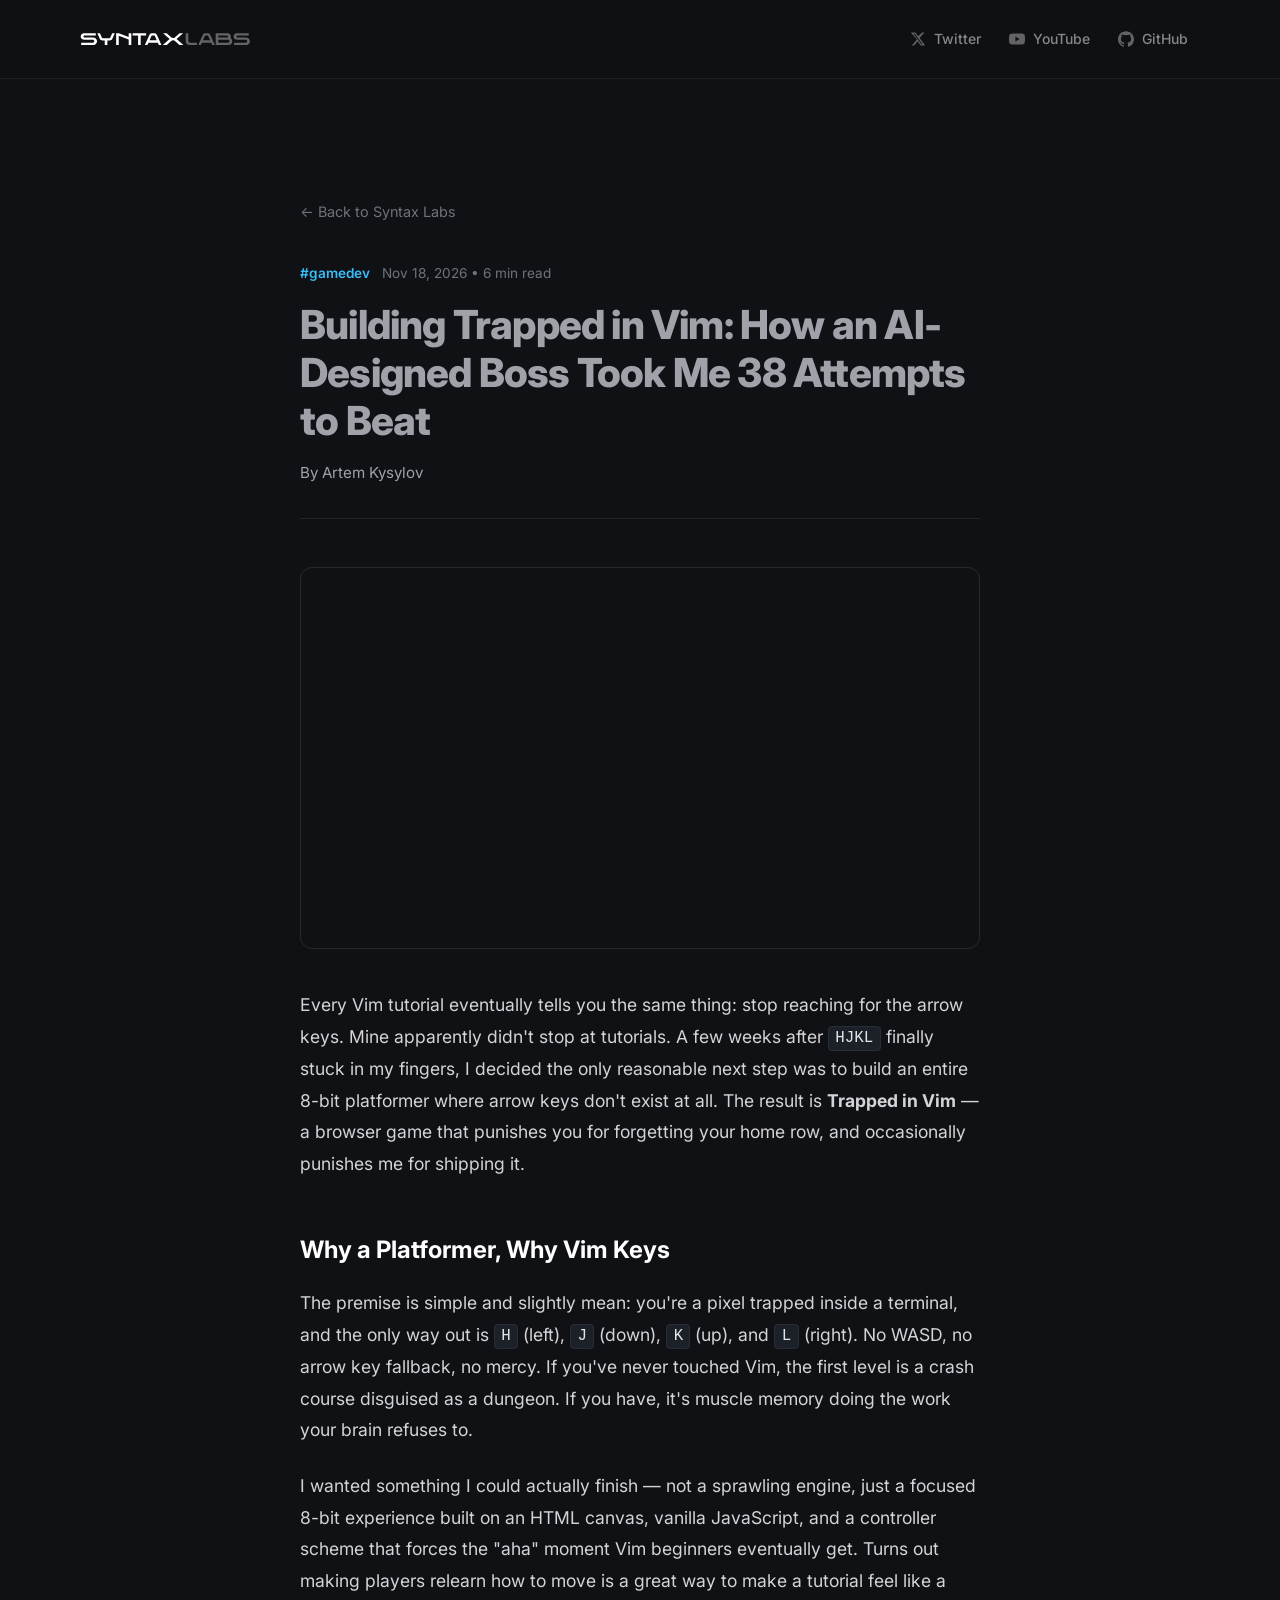
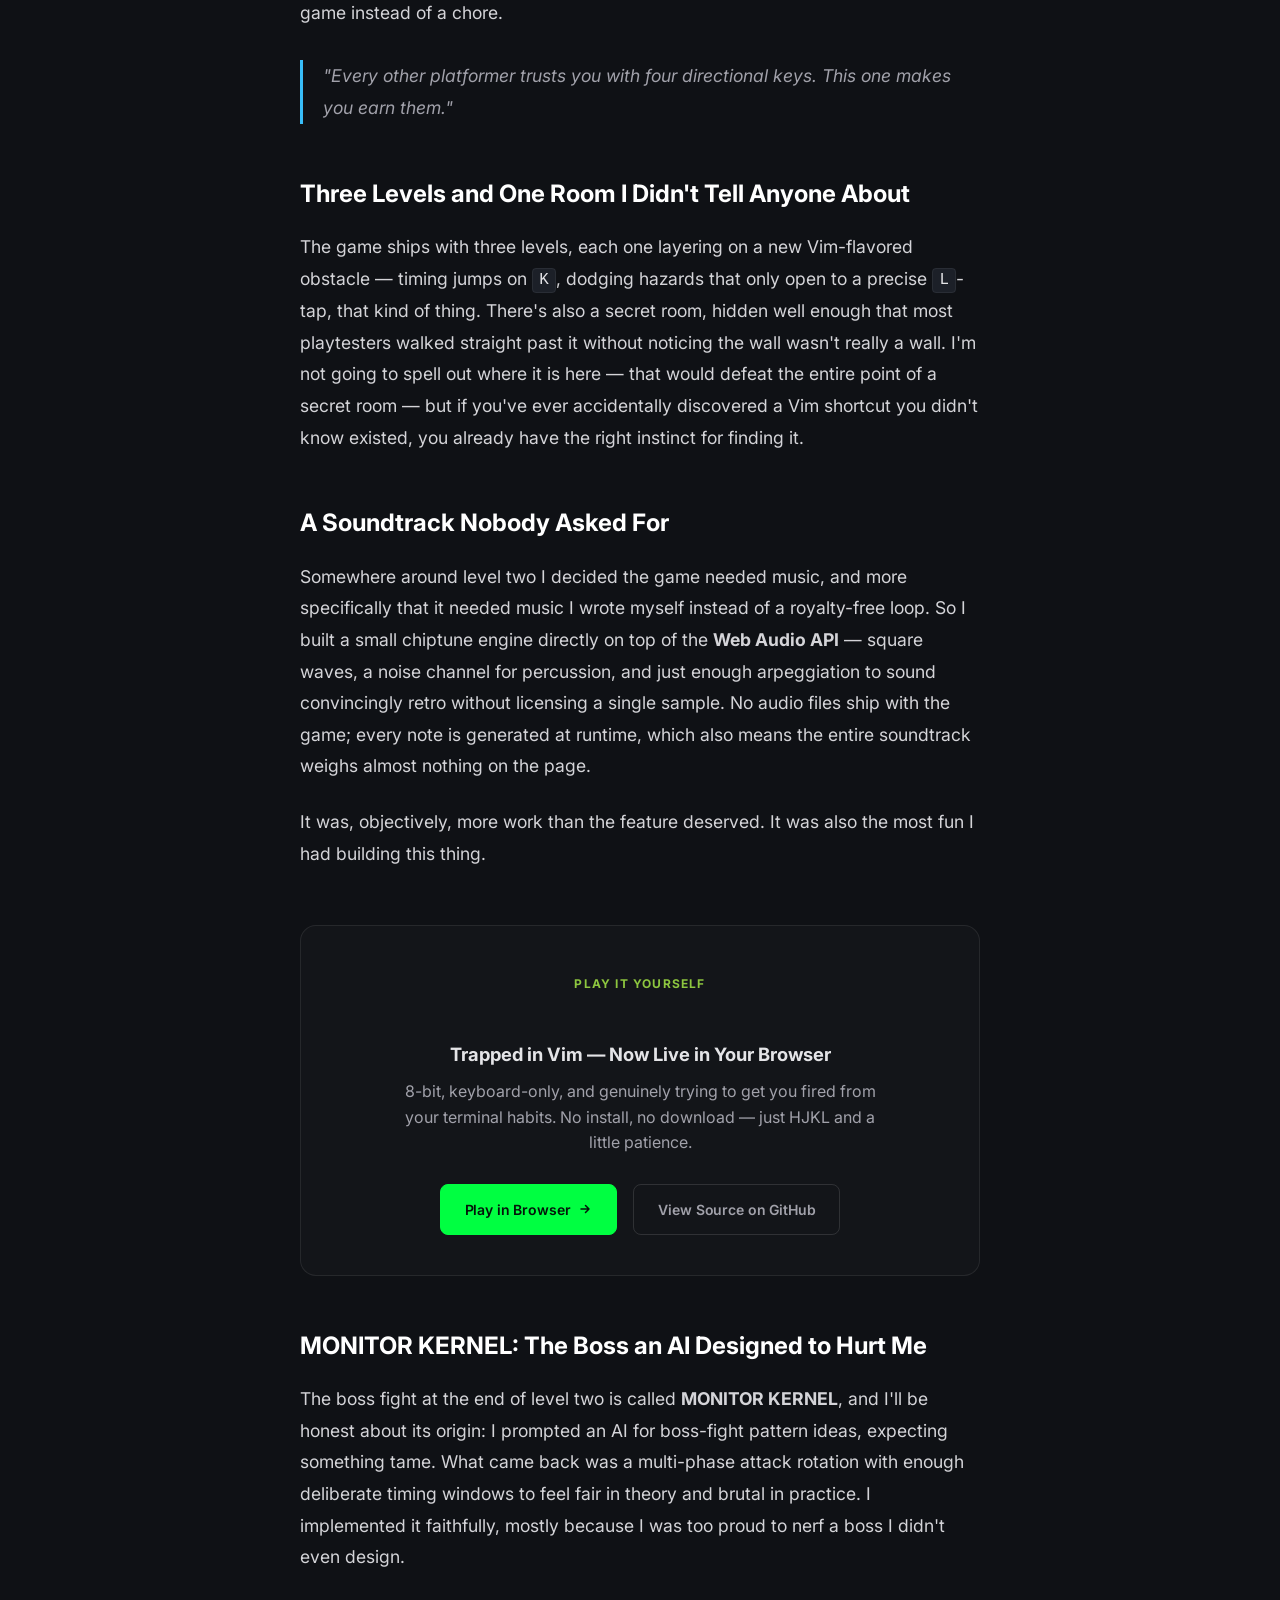
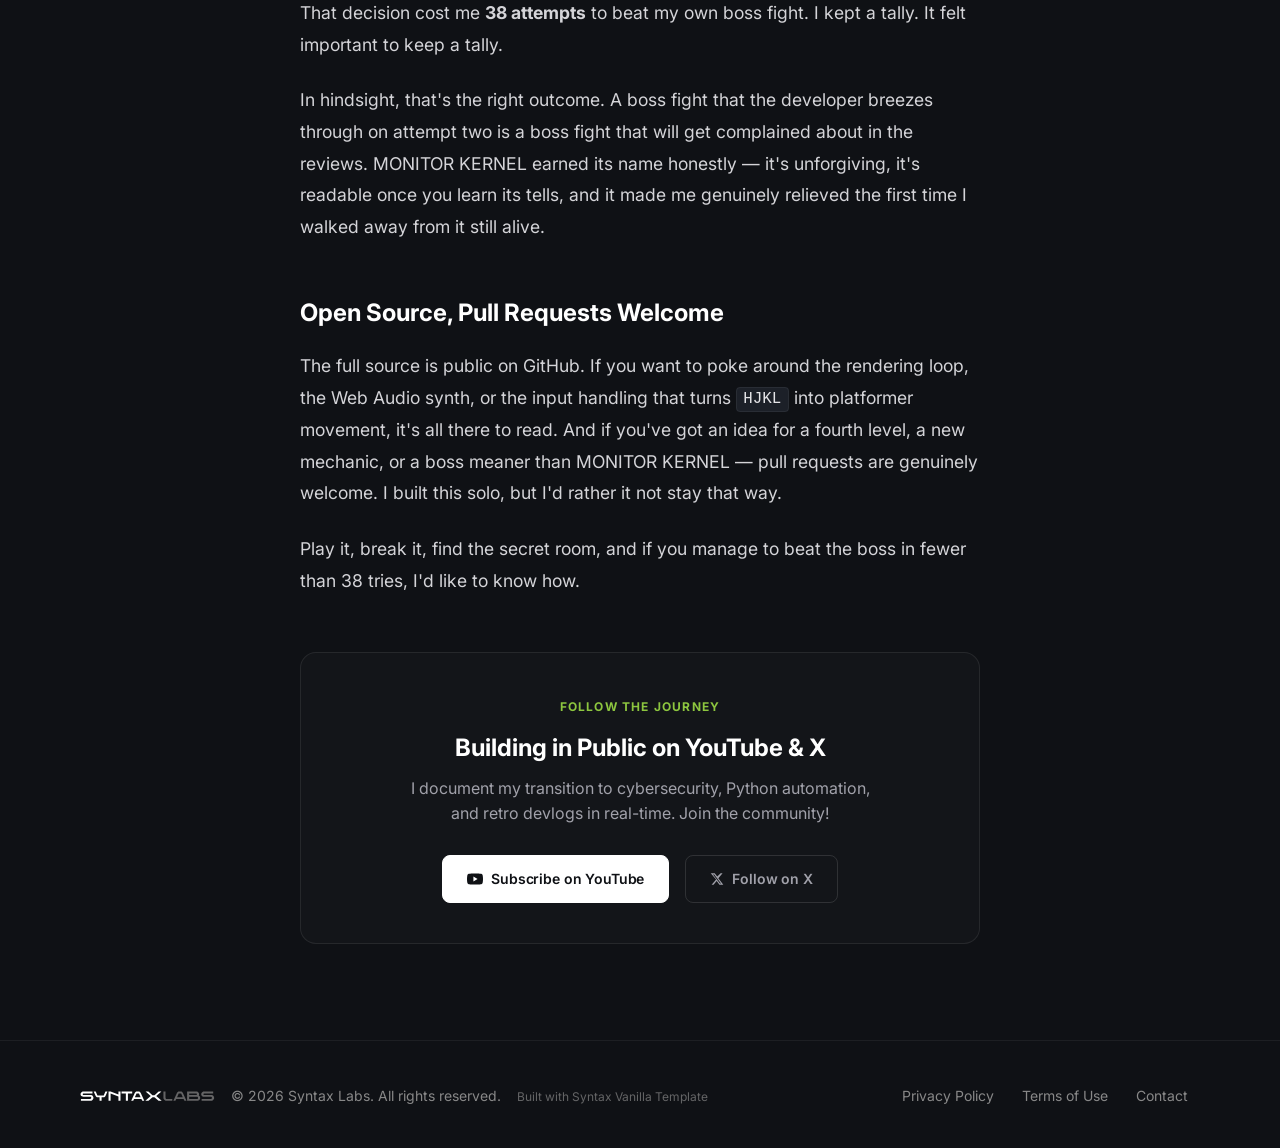
<file: blog/building-trapped-in-vim.html>
<!DOCTYPE html>
<html lang="en">
<head>
  <meta charset="UTF-8" />
  <meta name="viewport" content="width=device-width, initial-scale=1.0" />

  <meta name="description" content="The story of building Trapped in Vim: an 8-bit browser platformer controlled entirely with HJKL, three levels, a secret room, a custom Web Audio chiptune soundtrack, and an AI-designed boss that took 38 attempts to survive." />
  <link rel="icon" href="../favicon.svg" type="image/svg+xml" />

  <meta property="og:type" content="article" />
  <meta property="og:url" content="https://syntaxlabsapp.com/blog/building-trapped-in-vim.html" />
  <meta property="og:title" content="Building Trapped in Vim: How an AI-Designed Boss Took Me 38 Attempts to Beat — Syntax Labs" />
  <meta property="og:description" content="An 8-bit browser platformer controlled entirely with HJKL, three levels, a secret room, a Web Audio chiptune soundtrack, and a boss that humbled me 38 times before I shipped it." />
  <meta property="og:image" content="https://syntaxlabsapp.com/open-graph.png" />

  <title>Building Trapped in Vim: How an AI-Designed Boss Took Me 38 Attempts to Beat — Syntax Labs</title>

  <link rel="preconnect" href="https://fonts.googleapis.com" />
  <link rel="preconnect" href="https://fonts.gstatic.com" crossorigin />
  <link href="https://fonts.googleapis.com/css2?family=Inter:wght@400;500;600;700;800&display=swap" rel="stylesheet" />

  <link rel="stylesheet" href="../styles.css" />
</head>

<body>

  <!-- ============================================================
       HEADER
       ============================================================ -->
  <header class="site-header" role="banner">
    <div class="container">

      <!-- Logo -->
      <a href="/" class="logo" aria-label="Syntax Labs — home">
        <img src="/logo/logo.svg" alt="" class="logo__image" width="171" height="19" />
      </a>

      <!-- Navigation -->
      <nav class="site-nav" role="navigation" aria-label="Primary navigation">

        <!-- Twitter / X -->
        <a
          href="https://x.com/tabXport"
          class="nav-link"
          target="_blank"
          rel="noopener noreferrer"
          aria-label="Follow us on X (Twitter)"
        >
          <svg viewBox="0 0 24 24" fill="currentColor" xmlns="http://www.w3.org/2000/svg" aria-hidden="true">
            <path d="M18.244 2.25h3.308l-7.227 8.26 8.502 11.24H16.17l-4.714-6.231-5.401 6.231H2.741l7.73-8.835L1.254 2.25H8.08l4.265 5.638 5.9-5.638Zm-1.161 17.52h1.833L7.084 4.126H5.117L17.083 19.77Z"/>
          </svg>
          <span>Twitter</span>
        </a>

        <!-- YouTube -->
        <a
          href="https://www.youtube.com/@Artem_AlwaysBuilding"
          class="nav-link"
          target="_blank"
          rel="noopener noreferrer"
          aria-label="Watch us on YouTube"
        >
          <svg viewBox="0 0 24 24" fill="currentColor" xmlns="http://www.w3.org/2000/svg" aria-hidden="true">
            <path d="M23.495 6.205a3.007 3.007 0 0 0-2.088-2.088c-1.87-.501-9.396-.501-9.396-.501s-7.507-.01-9.396.501A3.007 3.007 0 0 0 .527 6.205a31.247 31.247 0 0 0-.522 5.805 31.247 31.247 0 0 0 .522 5.783 3.007 3.007 0 0 0 2.088 2.088c1.868.502 9.396.502 9.396.502s7.506 0 9.396-.502a3.007 3.007 0 0 0 2.088-2.088 31.247 31.247 0 0 0 .5-5.783 31.247 31.247 0 0 0-.5-5.805zM9.609 15.601V8.408l6.264 3.602z"/>
          </svg>
          <span>YouTube</span>
        </a>

        <!-- GitHub -->
        <a
          href="https://github.com/Artem-Kysylov"
          class="nav-link"
          target="_blank"
          rel="noopener noreferrer"
          aria-label="Find us on GitHub"
        >
          <svg viewBox="0 0 24 24" fill="currentColor" xmlns="http://www.w3.org/2000/svg" aria-hidden="true">
            <path d="M12 .297c-6.63 0-12 5.373-12 12 0 5.303 3.438 9.8 8.205 11.385.6.113.82-.258.82-.577 0-.285-.01-1.04-.015-2.04-3.338.724-4.042-1.61-4.042-1.61C4.422 18.07 3.633 17.7 3.633 17.7c-1.087-.744.084-.729.084-.729 1.205.084 1.838 1.236 1.838 1.236 1.07 1.835 2.809 1.305 3.495.998.108-.776.417-1.305.76-1.605-2.665-.3-5.466-1.332-5.466-5.93 0-1.31.465-2.38 1.235-3.22-.135-.303-.54-1.523.105-3.176 0 0 1.005-.322 3.3 1.23.96-.267 1.98-.399 3-.405 1.02.006 2.04.138 3 .405 2.28-1.552 3.285-1.23 3.285-1.23.645 1.653.24 2.873.12 3.176.765.84 1.23 1.91 1.23 3.22 0 4.61-2.805 5.625-5.475 5.92.42.36.81 1.096.81 2.22 0 1.606-.015 2.896-.015 3.286 0 .315.21.69.825.57C20.565 22.092 24 17.592 24 12.297c0-6.627-5.373-12-12-12"/>
          </svg>
          <span>GitHub</span>
        </a>

      </nav>
    </div>
  </header>

  <!-- MAIN ARTICLE CONTENT -->
  <main class="article-page">
    <div class="article-container">

      <a href="/" class="article-back">
        ← Back to Syntax Labs
      </a>

      <header class="article-header">
        <div class="journal-card__meta">
          <span class="journal-tag">#gamedev</span>
          <span class="journal-date">Nov 18, 2026 • 6 min read</span>
        </div>
        <h1 class="article-title">
          Building Trapped in Vim: How an AI-Designed Boss Took Me 38 Attempts to Beat
        </h1>
        <p style="color: #a1a1aa; font-size: 0.95rem;">By Artem Kysylov</p>
      </header>

      <!-- Embedded YouTube Video -->
      <div class="article-video-box">
        <iframe
          src="https://www.youtube.com/embed/DBJeRiZE6ZY"
          title="Building Trapped in Vim — Devlog"
          allow="accelerometer; autoplay; clipboard-write; encrypted-media; gyroscope; picture-in-picture"
          allowfullscreen>
        </iframe>
      </div>

      <!-- ARTICLE BODY -->
      <article class="article-body">

        <p>
          Every Vim tutorial eventually tells you the same thing: stop reaching for the arrow keys. Mine apparently didn't stop at tutorials. A few weeks after <code>HJKL</code> finally stuck in my fingers, I decided the only reasonable next step was to build an entire 8-bit platformer where arrow keys don't exist at all. The result is <strong>Trapped in Vim</strong> — a browser game that punishes you for forgetting your home row, and occasionally punishes me for shipping it.
        </p>

        <h2>Why a Platformer, Why Vim Keys</h2>
        <p>
          The premise is simple and slightly mean: you're a pixel trapped inside a terminal, and the only way out is <code>H</code> (left), <code>J</code> (down), <code>K</code> (up), and <code>L</code> (right). No WASD, no arrow key fallback, no mercy. If you've never touched Vim, the first level is a crash course disguised as a dungeon. If you have, it's muscle memory doing the work your brain refuses to.
        </p>
        <p>
          I wanted something I could actually finish — not a sprawling engine, just a focused 8-bit experience built on an HTML canvas, vanilla JavaScript, and a controller scheme that forces the "aha" moment Vim beginners eventually get. Turns out making players relearn how to move is a great way to make a tutorial feel like a game instead of a chore.
        </p>

        <blockquote>
          "Every other platformer trusts you with four directional keys. This one makes you earn them."
        </blockquote>

        <h2>Three Levels and One Room I Didn't Tell Anyone About</h2>
        <p>
          The game ships with three levels, each one layering on a new Vim-flavored obstacle — timing jumps on <code>K</code>, dodging hazards that only open to a precise <code>L</code>-tap, that kind of thing. There's also a secret room, hidden well enough that most playtesters walked straight past it without noticing the wall wasn't really a wall. I'm not going to spell out where it is here — that would defeat the entire point of a secret room — but if you've ever accidentally discovered a Vim shortcut you didn't know existed, you already have the right instinct for finding it.
        </p>

        <h2>A Soundtrack Nobody Asked For</h2>
        <p>
          Somewhere around level two I decided the game needed music, and more specifically that it needed music I wrote myself instead of a royalty-free loop. So I built a small chiptune engine directly on top of the <strong>Web Audio API</strong> — square waves, a noise channel for percussion, and just enough arpeggiation to sound convincingly retro without licensing a single sample. No audio files ship with the game; every note is generated at runtime, which also means the entire soundtrack weighs almost nothing on the page.
        </p>
        <p>
          It was, objectively, more work than the feature deserved. It was also the most fun I had building this thing.
        </p>

        <!-- Play / Source CTA -->
        <div class="article-cta-card">
          <span class="cta-badge">Play It Yourself</span>
          <h3>Trapped in Vim — Now Live in Your Browser</h3>
          <p>8-bit, keyboard-only, and genuinely trying to get you fired from your terminal habits. No install, no download — just HJKL and a little patience.</p>
          <div class="cta-actions">
            <a href="../game/index.html" class="btn btn--game">
              Play in Browser
              <svg width="14" height="14" viewBox="0 0 14 14" fill="none" xmlns="http://www.w3.org/2000/svg" aria-hidden="true">
                <path d="M3 7H11M11 7L7.5 3.5M11 7L7.5 10.5" stroke="currentColor" stroke-width="1.5" stroke-linecap="round" stroke-linejoin="round"/>
              </svg>
            </a>
            <a href="https://github.com/Artem-Kysylov/trapped-in-vim" target="_blank" rel="noopener noreferrer" class="btn btn--ghost">
              View Source on GitHub
            </a>
          </div>
        </div>

        <h2>MONITOR KERNEL: The Boss an AI Designed to Hurt Me</h2>
        <p>
          The boss fight at the end of level two is called <strong>MONITOR KERNEL</strong>, and I'll be honest about its origin: I prompted an AI for boss-fight pattern ideas, expecting something tame. What came back was a multi-phase attack rotation with enough deliberate timing windows to feel fair in theory and brutal in practice. I implemented it faithfully, mostly because I was too proud to nerf a boss I didn't even design.
        </p>
        <p>
          That decision cost me <strong>38 attempts</strong> to beat my own boss fight. I kept a tally. It felt important to keep a tally.
        </p>
        <p>
          In hindsight, that's the right outcome. A boss fight that the developer breezes through on attempt two is a boss fight that will get complained about in the reviews. MONITOR KERNEL earned its name honestly — it's unforgiving, it's readable once you learn its tells, and it made me genuinely relieved the first time I walked away from it still alive.
        </p>

        <h2>Open Source, Pull Requests Welcome</h2>
        <p>
          The full source is public on GitHub. If you want to poke around the rendering loop, the Web Audio synth, or the input handling that turns <code>HJKL</code> into platformer movement, it's all there to read. And if you've got an idea for a fourth level, a new mechanic, or a boss meaner than MONITOR KERNEL — pull requests are genuinely welcome. I built this solo, but I'd rather it not stay that way.
        </p>
        <p>
          Play it, break it, find the secret room, and if you manage to beat the boss in fewer than 38 tries, I'd like to know how.
        </p>

      </article>

      <!-- Social CTA -->
      <div class="article-cta-card">
        <span class="cta-badge">Follow the Journey</span>
        <h3>Building in Public on YouTube &amp; X</h3>
        <p>I document my transition to cybersecurity, Python automation, and retro devlogs in real-time. Join the community!</p>
        <div class="cta-actions">
          <a href="https://www.youtube.com/@Artem_AlwaysBuilding" target="_blank" rel="noopener noreferrer" class="btn btn--primary">
            <svg width="16" height="16" viewBox="0 0 24 24" fill="currentColor" aria-hidden="true">
              <path d="M23.495 6.205a3.007 3.007 0 0 0-2.088-2.088c-1.87-.501-9.396-.501-9.396-.501s-7.507-.01-9.396.501A3.007 3.007 0 0 0 .527 6.205a31.247 31.247 0 0 0-.522 5.805 31.247 31.247 0 0 0 .522 5.783 3.007 3.007 0 0 0 2.088 2.088c1.868.502 9.396.502 9.396.502s7.506 0 9.396-.502a3.007 3.007 0 0 0 2.088-2.088 31.247 31.247 0 0 0 .5-5.783 31.247 31.247 0 0 0-.5-5.805zM9.609 15.601V8.408l6.264 3.602z"/>
            </svg>
            Subscribe on YouTube
          </a>
          <a href="https://x.com/tabXport" target="_blank" rel="noopener noreferrer" class="btn btn--ghost">
            <svg width="14" height="14" viewBox="0 0 24 24" fill="currentColor" aria-hidden="true">
              <path d="M18.244 2.25h3.308l-7.227 8.26 8.502 11.24H16.17l-4.714-6.231-5.401 6.231H2.741l7.73-8.835L1.254 2.25H8.08l4.265 5.638 5.9-5.638Zm-1.161 17.52h1.833L7.084 4.126H5.117L17.083 19.77Z"/>
            </svg>
            Follow on X
          </a>
        </div>
      </div>

    </div>
  </main>

<!-- ============================================================
       FOOTER
       ============================================================ -->
  <footer class="site-footer" role="contentinfo">
    <div class="container">

      <div class="footer-left">
        <img src="/logo/logo.svg" alt="Syntax Labs" class="footer-logo" width="171" height="19" />
        <span class="footer-copy">© 2026 Syntax Labs. All rights reserved.</span>
        <a href="https://github.com/Artem-Kysylov/syntax-labs-vanilla-template" class="footer-template-link" target="_blank" rel="noopener noreferrer">Built with Syntax Vanilla Template</a>
      </div>

      <nav class="footer-nav" aria-label="Footer navigation">
        <a href="/privacy.html" class="footer-link">Privacy Policy</a>
        <a href="/terms.html" class="footer-link">Terms of Use</a>
        <a href="mailto:hello@syntaxlabsapp.com" class="footer-link">Contact</a>
      </nav>

    </div>
  </footer>

</body>
</html>
</file>
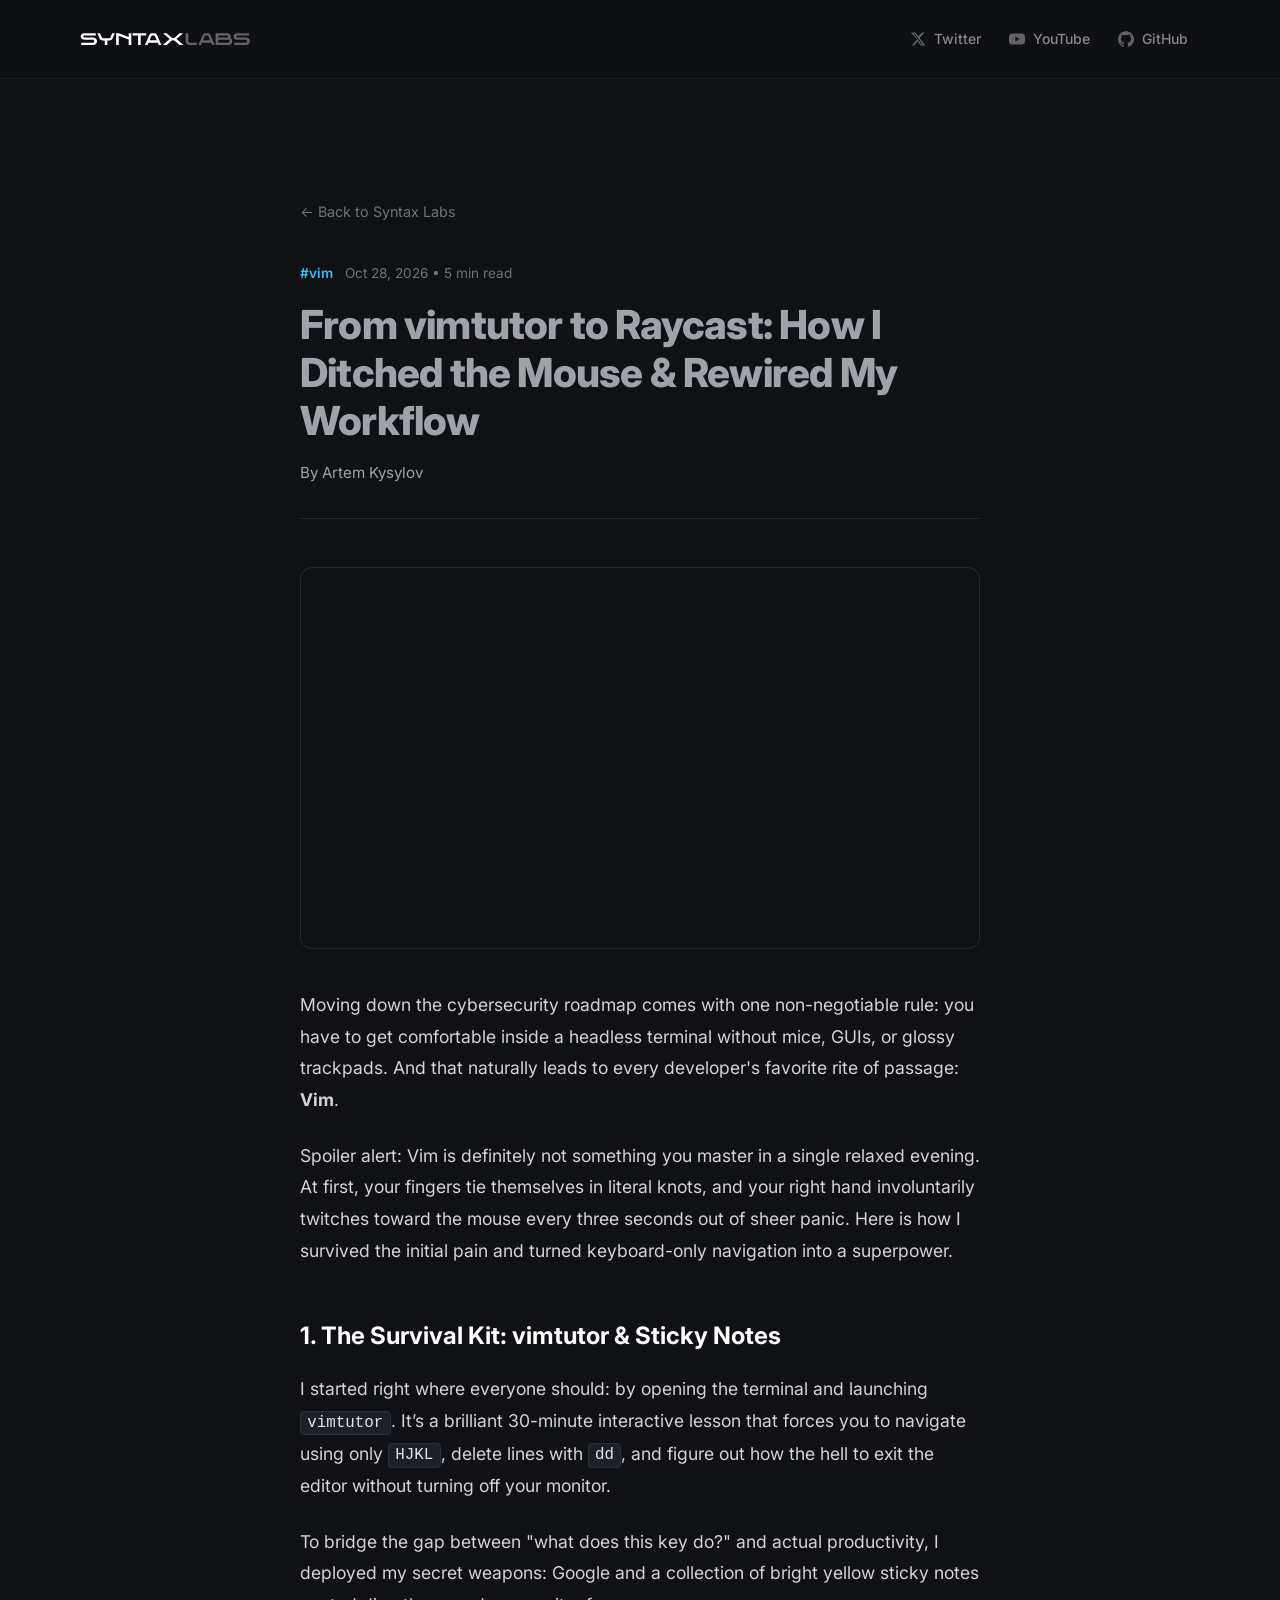
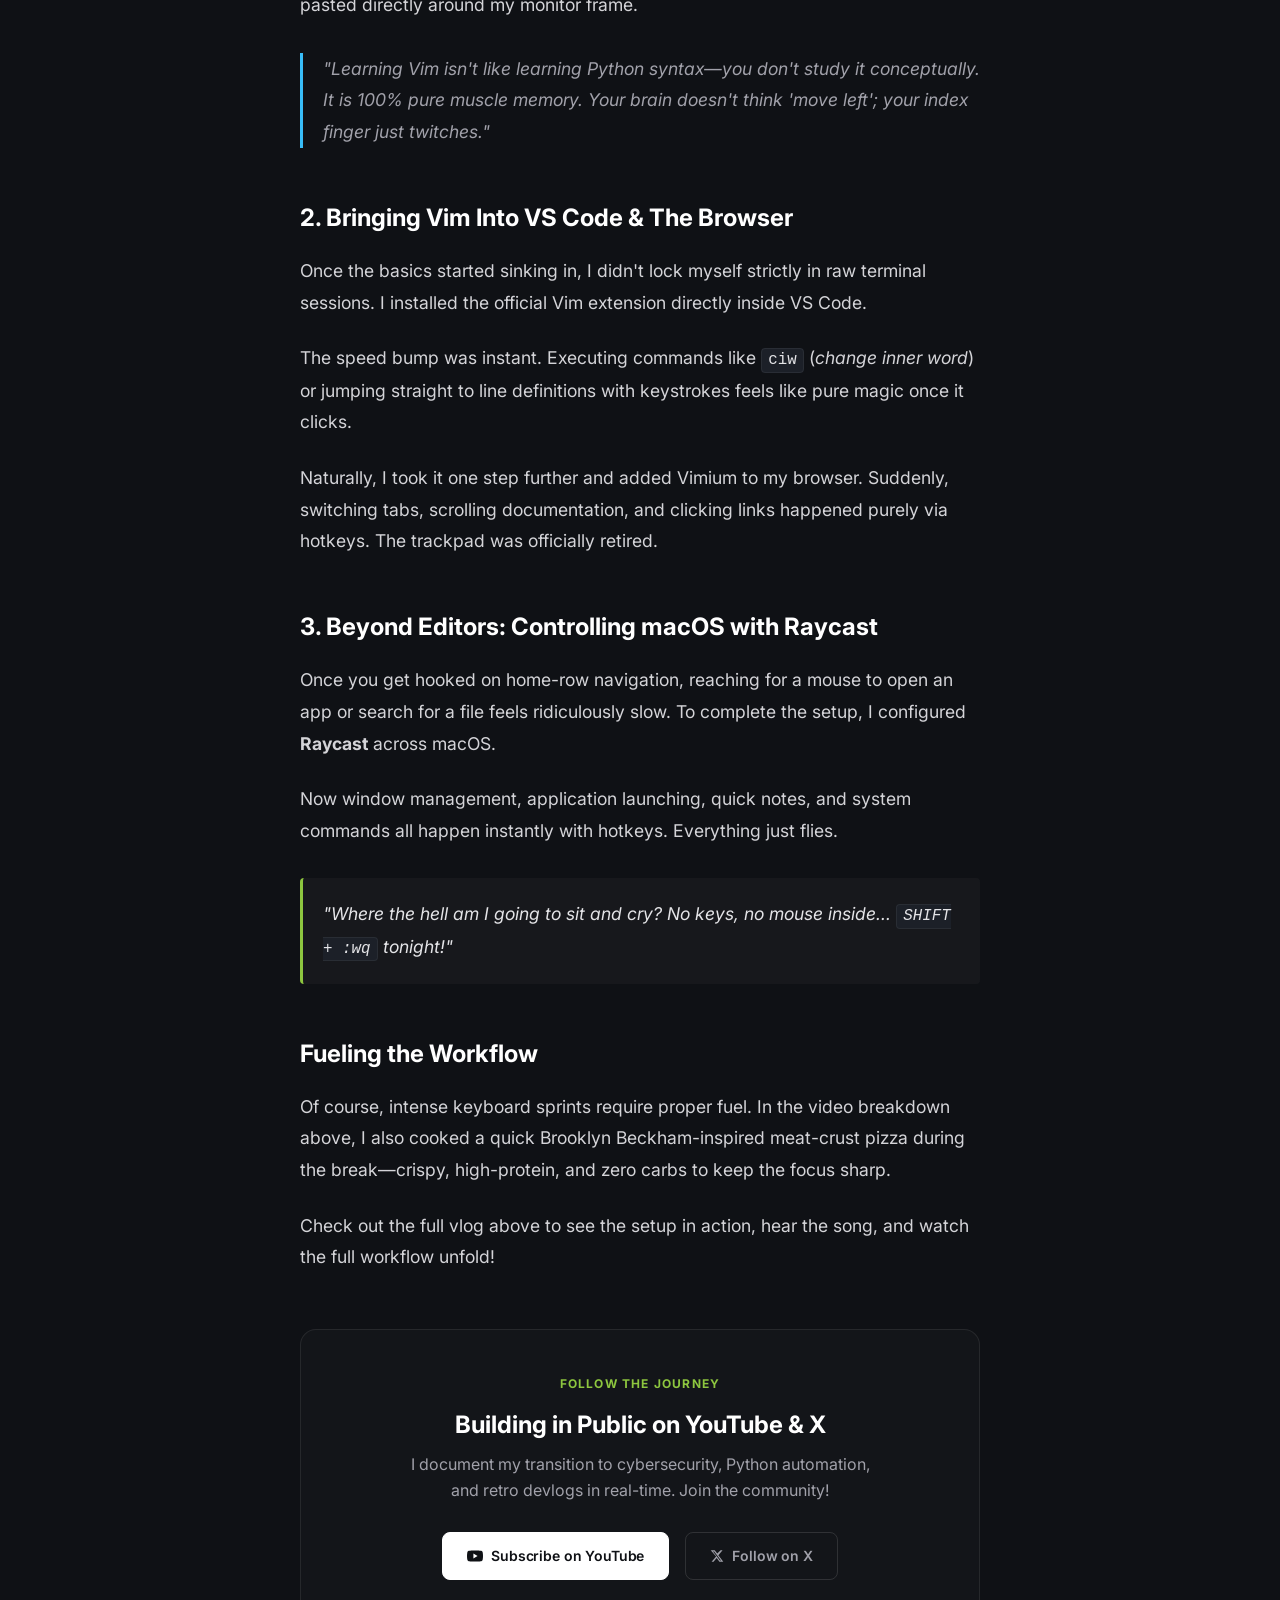
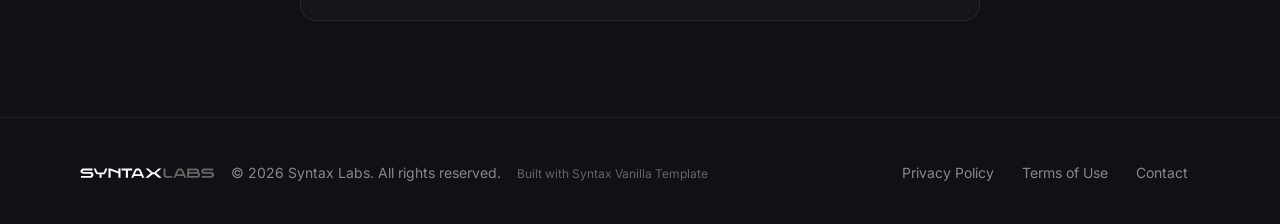
<file: blog/from-vimtutor-to-raycast-rewiring-my-workflow.html>
<!DOCTYPE html>
<html lang="en">
<head>
  <meta charset="UTF-8" />
  <meta name="viewport" content="width=device-width, initial-scale=1.0" />
  
  <meta name="description" content="From tangled fingers in vimtutor to keyboard-only navigation in VS Code, browser, and macOS with Raycast." />
  <link rel="icon" href="../favicon.svg" type="image/svg+xml" />

  <meta property="og:type" content="article" />
  <meta property="og:url" content="https://syntaxlabsapp.com/blog/from-vimtutor-to-raycast-rewiring-my-workflow.html" />
  <meta property="og:title" content="From vimtutor to Raycast: How I Ditched the Mouse &amp; Rewired My Workflow — Syntax Labs" />
  <meta property="og:description" content="A lighthearted look at mastering Vim navigation, building muscle memory, retiring the mouse, and controlling macOS via Raycast." />
  <meta property="og:image" content="https://syntaxlabsapp.com/open-graph.png" />

  <title>From vimtutor to Raycast: How I Ditched the Mouse &amp; Rewired My Workflow — Syntax Labs</title>

  <link rel="preconnect" href="https://fonts.googleapis.com" />
  <link rel="preconnect" href="https://fonts.gstatic.com" crossorigin />
  <link href="https://fonts.googleapis.com/css2?family=Inter:wght@400;500;600;700;800&display=swap" rel="stylesheet" />

  <link rel="stylesheet" href="../styles.css" />
</head>

<body>

  <!-- ============================================================
       HEADER
       ============================================================ -->
  <header class="site-header" role="banner">
    <div class="container">

      <!-- Logo -->
      <a href="/" class="logo" aria-label="Syntax Labs — home">
        <img src="/logo/logo.svg" alt="" class="logo__image" width="171" height="19" />
      </a>

      <!-- Navigation -->
      <nav class="site-nav" role="navigation" aria-label="Primary navigation">

        <!-- Twitter / X -->
        <a
          href="https://x.com/tabXport"
          class="nav-link"
          target="_blank"
          rel="noopener noreferrer"
          aria-label="Follow us on X (Twitter)"
        >
          <svg viewBox="0 0 24 24" fill="currentColor" xmlns="http://www.w3.org/2000/svg" aria-hidden="true">
            <path d="M18.244 2.25h3.308l-7.227 8.26 8.502 11.24H16.17l-4.714-6.231-5.401 6.231H2.741l7.73-8.835L1.254 2.25H8.08l4.265 5.638 5.9-5.638Zm-1.161 17.52h1.833L7.084 4.126H5.117L17.083 19.77Z"/>
          </svg>
          <span>Twitter</span>
        </a>

        <!-- YouTube -->
        <a
          href="https://www.youtube.com/@Artem_AlwaysBuilding"
          class="nav-link"
          target="_blank"
          rel="noopener noreferrer"
          aria-label="Watch us on YouTube"
        >
          <svg viewBox="0 0 24 24" fill="currentColor" xmlns="http://www.w3.org/2000/svg" aria-hidden="true">
            <path d="M23.495 6.205a3.007 3.007 0 0 0-2.088-2.088c-1.87-.501-9.396-.501-9.396-.501s-7.507-.01-9.396.501A3.007 3.007 0 0 0 .527 6.205a31.247 31.247 0 0 0-.522 5.805 31.247 31.247 0 0 0 .522 5.783 3.007 3.007 0 0 0 2.088 2.088c1.868.502 9.396.502 9.396.502s7.506 0 9.396-.502a3.007 3.007 0 0 0 2.088-2.088 31.247 31.247 0 0 0 .5-5.783 31.247 31.247 0 0 0-.5-5.805zM9.609 15.601V8.408l6.264 3.602z"/>
          </svg>
          <span>YouTube</span>
        </a>

        <!-- GitHub -->
        <a
          href="https://github.com/Artem-Kysylov"
          class="nav-link"
          target="_blank"
          rel="noopener noreferrer"
          aria-label="Find us on GitHub"
        >
          <svg viewBox="0 0 24 24" fill="currentColor" xmlns="http://www.w3.org/2000/svg" aria-hidden="true">
            <path d="M12 .297c-6.63 0-12 5.373-12 12 0 5.303 3.438 9.8 8.205 11.385.6.113.82-.258.82-.577 0-.285-.01-1.04-.015-2.04-3.338.724-4.042-1.61-4.042-1.61C4.422 18.07 3.633 17.7 3.633 17.7c-1.087-.744.084-.729.084-.729 1.205.084 1.838 1.236 1.838 1.236 1.07 1.835 2.809 1.305 3.495.998.108-.776.417-1.305.76-1.605-2.665-.3-5.466-1.332-5.466-5.93 0-1.31.465-2.38 1.235-3.22-.135-.303-.54-1.523.105-3.176 0 0 1.005-.322 3.3 1.23.96-.267 1.98-.399 3-.405 1.02.006 2.04.138 3 .405 2.28-1.552 3.285-1.23 3.285-1.23.645 1.653.24 2.873.12 3.176.765.84 1.23 1.91 1.23 3.22 0 4.61-2.805 5.625-5.475 5.92.42.36.81 1.096.81 2.22 0 1.606-.015 2.896-.015 3.286 0 .315.21.69.825.57C20.565 22.092 24 17.592 24 12.297c0-6.627-5.373-12-12-12"/>
          </svg>
          <span>GitHub</span>
        </a>

      </nav>
    </div>
  </header>

  <main class="article-page">
    <div class="article-container">

      <a href="/" class="article-back">
        ← Back to Syntax Labs
      </a>

      <header class="article-header">
        <div class="journal-card__meta">
          <span class="journal-tag">#vim</span>
          <span class="journal-date">Oct 28, 2026 • 5 min read</span>
        </div>
        <h1 class="article-title">
          From vimtutor to Raycast: How I Ditched the Mouse &amp; Rewired My Workflow
        </h1>
        <p style="color: #a1a1aa; font-size: 0.95rem;">By Artem Kysylov</p>
      </header>

      <!-- Embedded YouTube Video -->
      <div class="article-video-box">
        <iframe 
          src="https://www.youtube.com/embed/c1SqUU0d4f4" 
          title="I Tried Learning Vim... Without a Mouse" 
          allow="accelerometer; autoplay; clipboard-write; encrypted-media; gyroscope; picture-in-picture" 
          allowfullscreen>
        </iframe>
      </div>

      <!-- ARTICLE BODY -->
      <article class="article-body">
        <p>
          Moving down the cybersecurity roadmap comes with one non-negotiable rule: you have to get comfortable inside a headless terminal without mice, GUIs, or glossy trackpads. And that naturally leads to every developer's favorite rite of passage: <strong>Vim</strong>.
        </p>

        <p>
          Spoiler alert: Vim is definitely not something you master in a single relaxed evening. At first, your fingers tie themselves in literal knots, and your right hand involuntarily twitches toward the mouse every three seconds out of sheer panic. Here is how I survived the initial pain and turned keyboard-only navigation into a superpower.
        </p>

        <h2>1. The Survival Kit: vimtutor &amp; Sticky Notes</h2>
        <p>
          I started right where everyone should: by opening the terminal and launching <code>vimtutor</code>. It’s a brilliant 30-minute interactive lesson that forces you to navigate using only <code>HJKL</code>, delete lines with <code>dd</code>, and figure out how the hell to exit the editor without turning off your monitor.
        </p>
        <p>
          To bridge the gap between "what does this key do?" and actual productivity, I deployed my secret weapons: Google and a collection of bright yellow sticky notes pasted directly around my monitor frame.
        </p>

        <blockquote>
          "Learning Vim isn't like learning Python syntax—you don't study it conceptually. It is 100% pure muscle memory. Your brain doesn't think 'move left'; your index finger just twitches."
        </blockquote>

        <h2>2. Bringing Vim Into VS Code &amp; The Browser</h2>
        <p>
          Once the basics started sinking in, I didn't lock myself strictly in raw terminal sessions. I installed the official Vim extension directly inside VS Code.
        </p>
        <p>
          The speed bump was instant. Executing commands like <code>ciw</code> (<em>change inner word</em>) or jumping straight to line definitions with keystrokes feels like pure magic once it clicks.
        </p>
        <p>
          Naturally, I took it one step further and added Vimium to my browser. Suddenly, switching tabs, scrolling documentation, and clicking links happened purely via hotkeys. The trackpad was officially retired.
        </p>

        <h2>3. Beyond Editors: Controlling macOS with Raycast</h2>
        <p>
          Once you get hooked on home-row navigation, reaching for a mouse to open an app or search for a file feels ridiculously slow. To complete the setup, I configured <strong>Raycast</strong> across macOS.
        </p>
        <p>
          Now window management, application launching, quick notes, and system commands all happen instantly with hotkeys. Everything just flies.
        </p>

        <div class="article-quote-card" style="background: rgba(255, 255, 255, 0.03); border-left: 3px solid #8dc63f; padding: 1.25rem; margin: 2rem 0; border-radius: 4px;">
          <p style="margin: 0; font-style: italic; color: #e4e4e7;">
            "Where the hell am I going to sit and cry? No keys, no mouse inside... <code>SHIFT + :wq</code> tonight!"
          </p>
        </div>

        <h2>Fueling the Workflow</h2>
        <p>
          Of course, intense keyboard sprints require proper fuel. In the video breakdown above, I also cooked a quick Brooklyn Beckham-inspired meat-crust pizza during the break—crispy, high-protein, and zero carbs to keep the focus sharp.
        </p>
        <p>
          Check out the full vlog above to see the setup in action, hear the song, and watch the full workflow unfold!
        </p>
      </article>

      <!-- Social CTA -->
      <div class="article-cta-card">
        <span class="cta-badge">Follow the Journey</span>
        <h3>Building in Public on YouTube &amp; X</h3>
        <p>I document my transition to cybersecurity, Python automation, and retro devlogs in real-time. Join the community!</p>
        <div class="cta-actions">
          <a href="https://www.youtube.com/@Artem_AlwaysBuilding" target="_blank" rel="noopener noreferrer" class="btn btn--primary">
            <svg width="16" height="16" viewBox="0 0 24 24" fill="currentColor" aria-hidden="true">
              <path d="M23.495 6.205a3.007 3.007 0 0 0-2.088-2.088c-1.87-.501-9.396-.501-9.396-.501s-7.507-.01-9.396.501A3.007 3.007 0 0 0 .527 6.205a31.247 31.247 0 0 0-.522 5.805 31.247 31.247 0 0 0 .522 5.783 3.007 3.007 0 0 0 2.088 2.088c1.868.502 9.396.502 9.396.502s7.506 0 9.396-.502a3.007 3.007 0 0 0 2.088-2.088 31.247 31.247 0 0 0 .5-5.783 31.247 31.247 0 0 0-.5-5.805zM9.609 15.601V8.408l6.264 3.602z"/>
            </svg>
            Subscribe on YouTube
          </a>
          <a href="https://x.com/tabXport" target="_blank" rel="noopener noreferrer" class="btn btn--ghost">
            <svg width="14" height="14" viewBox="0 0 24 24" fill="currentColor" aria-hidden="true">
              <path d="M18.244 2.25h3.308l-7.227 8.26 8.502 11.24H16.17l-4.714-6.231-5.401 6.231H2.741l7.73-8.835L1.254 2.25H8.08l4.265 5.638 5.9-5.638Zm-1.161 17.52h1.833L7.084 4.126H5.117L17.083 19.77Z"/>
            </svg>
            Follow on X
          </a>
        </div>
      </div>

    </div>
  </main>

  <!-- ============================================================
       FOOTER
       ============================================================ -->
  <footer class="site-footer" role="contentinfo">
    <div class="container">

      <div class="footer-left">
        <img src="/logo/logo.svg" alt="Syntax Labs" class="footer-logo" width="171" height="19" />
        <span class="footer-copy">© 2026 Syntax Labs. All rights reserved.</span>
        <a href="https://github.com/Artem-Kysylov/syntax-labs-vanilla-template" class="footer-template-link" target="_blank" rel="noopener noreferrer">Built with Syntax Vanilla Template</a>
      </div>

      <nav class="footer-nav" aria-label="Footer navigation">
        <a href="/privacy.html" class="footer-link">Privacy Policy</a>
        <a href="/terms.html" class="footer-link">Terms of Use</a>
        <a href="mailto:hello@syntaxlabsapp.com" class="footer-link">Contact</a>
      </nav>

    </div>
  </footer>

</body>
</html>
</file>
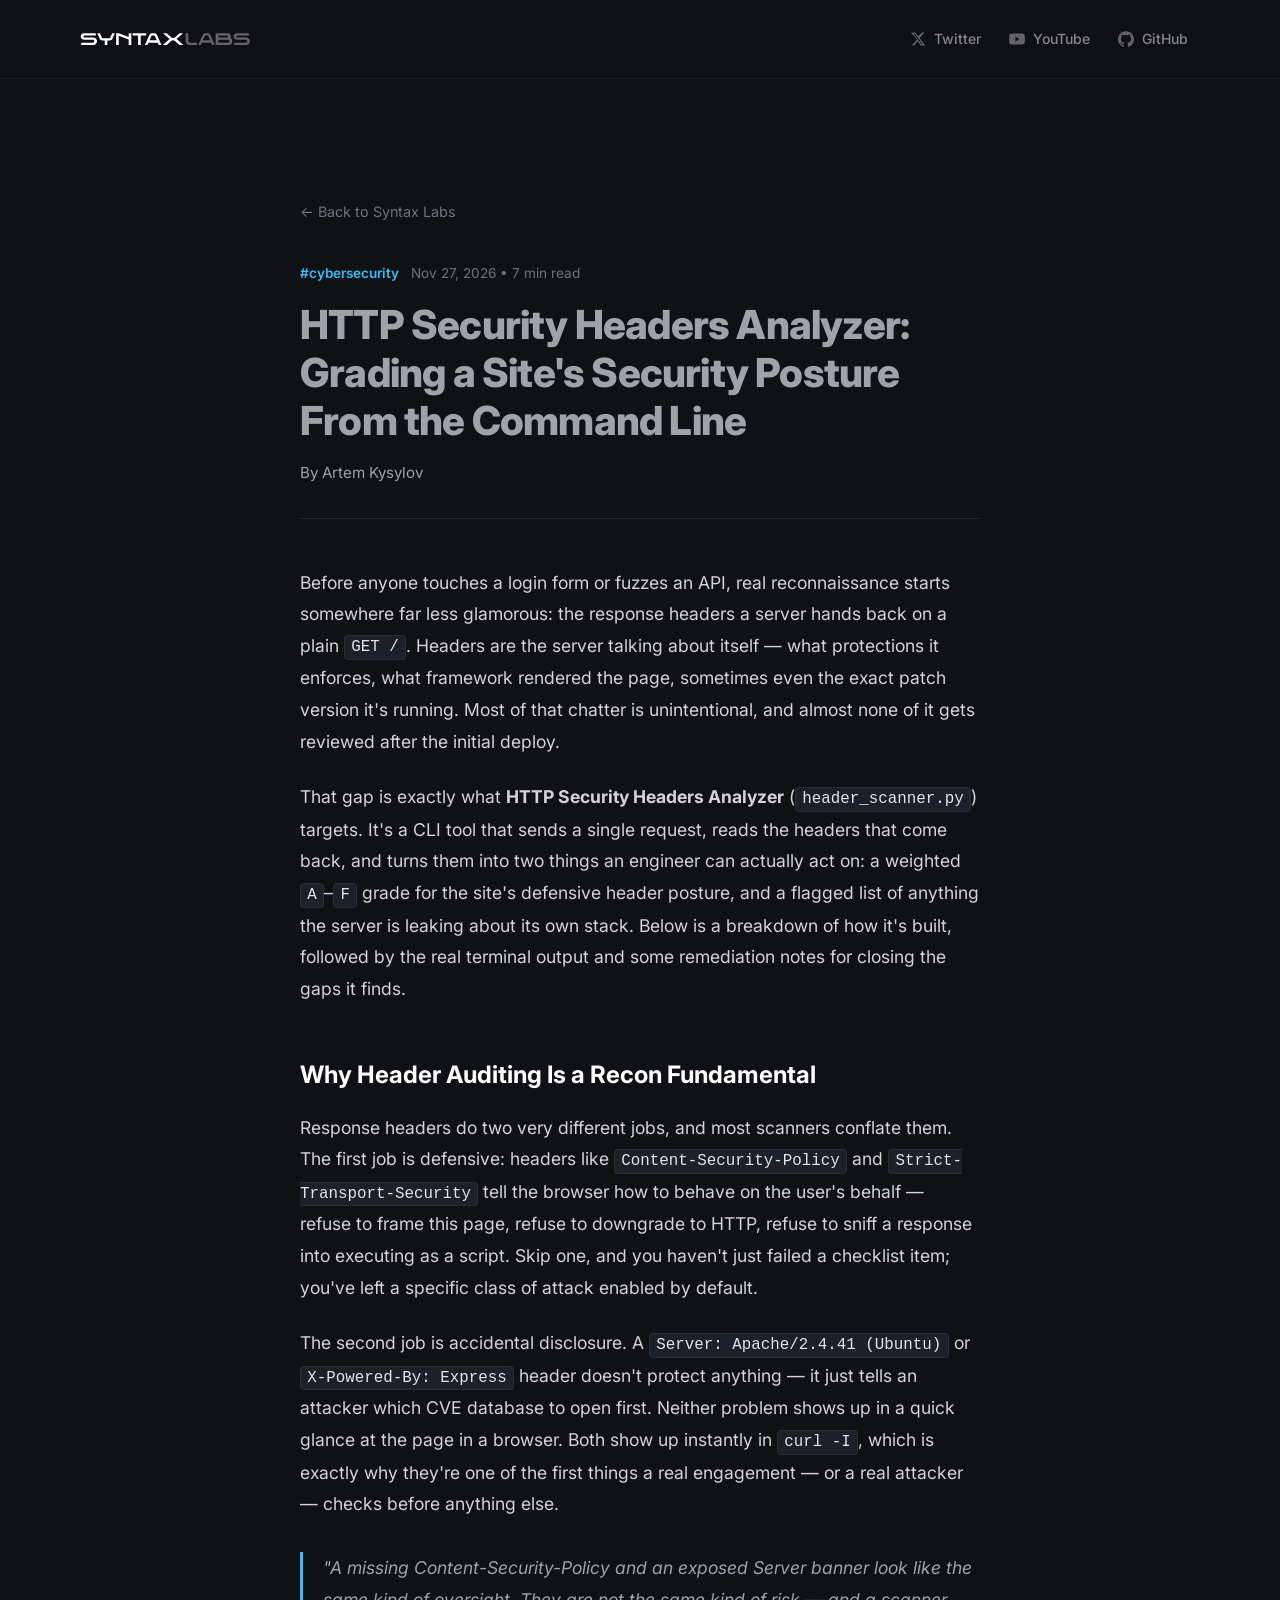
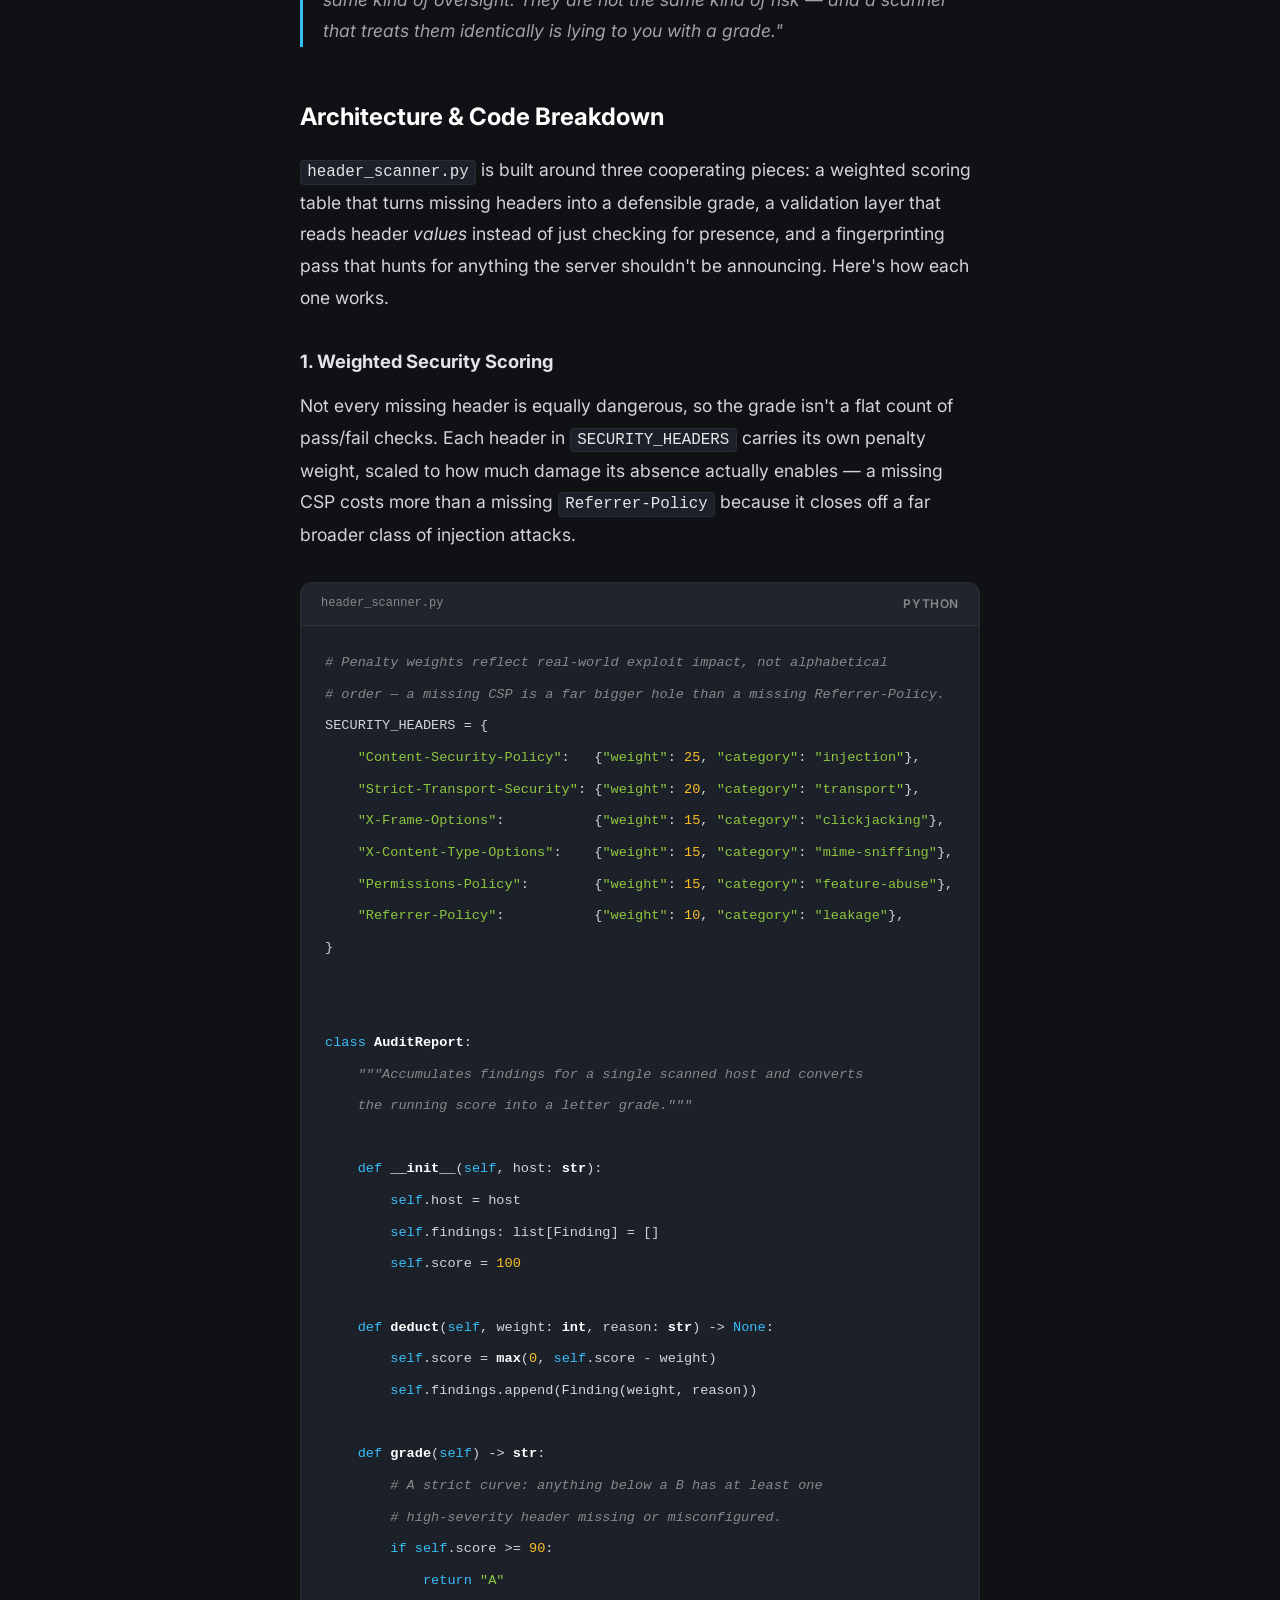
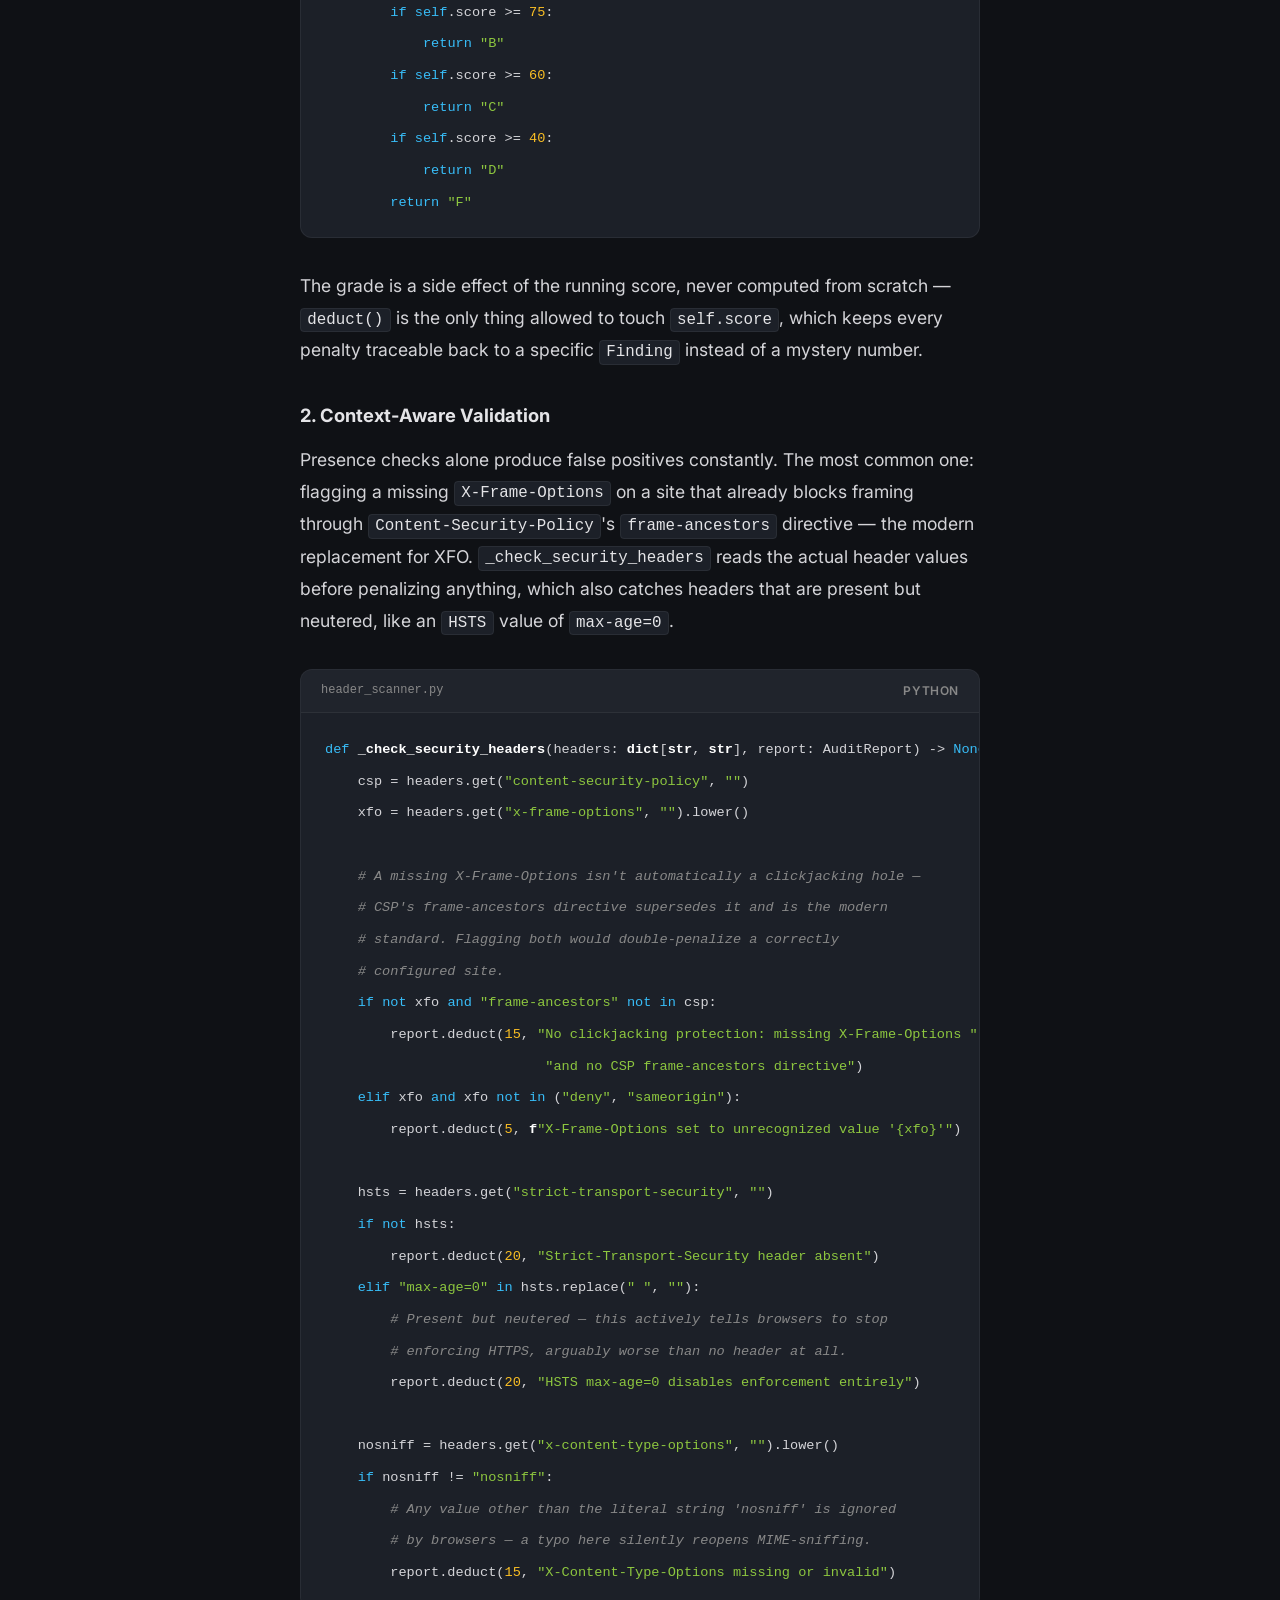
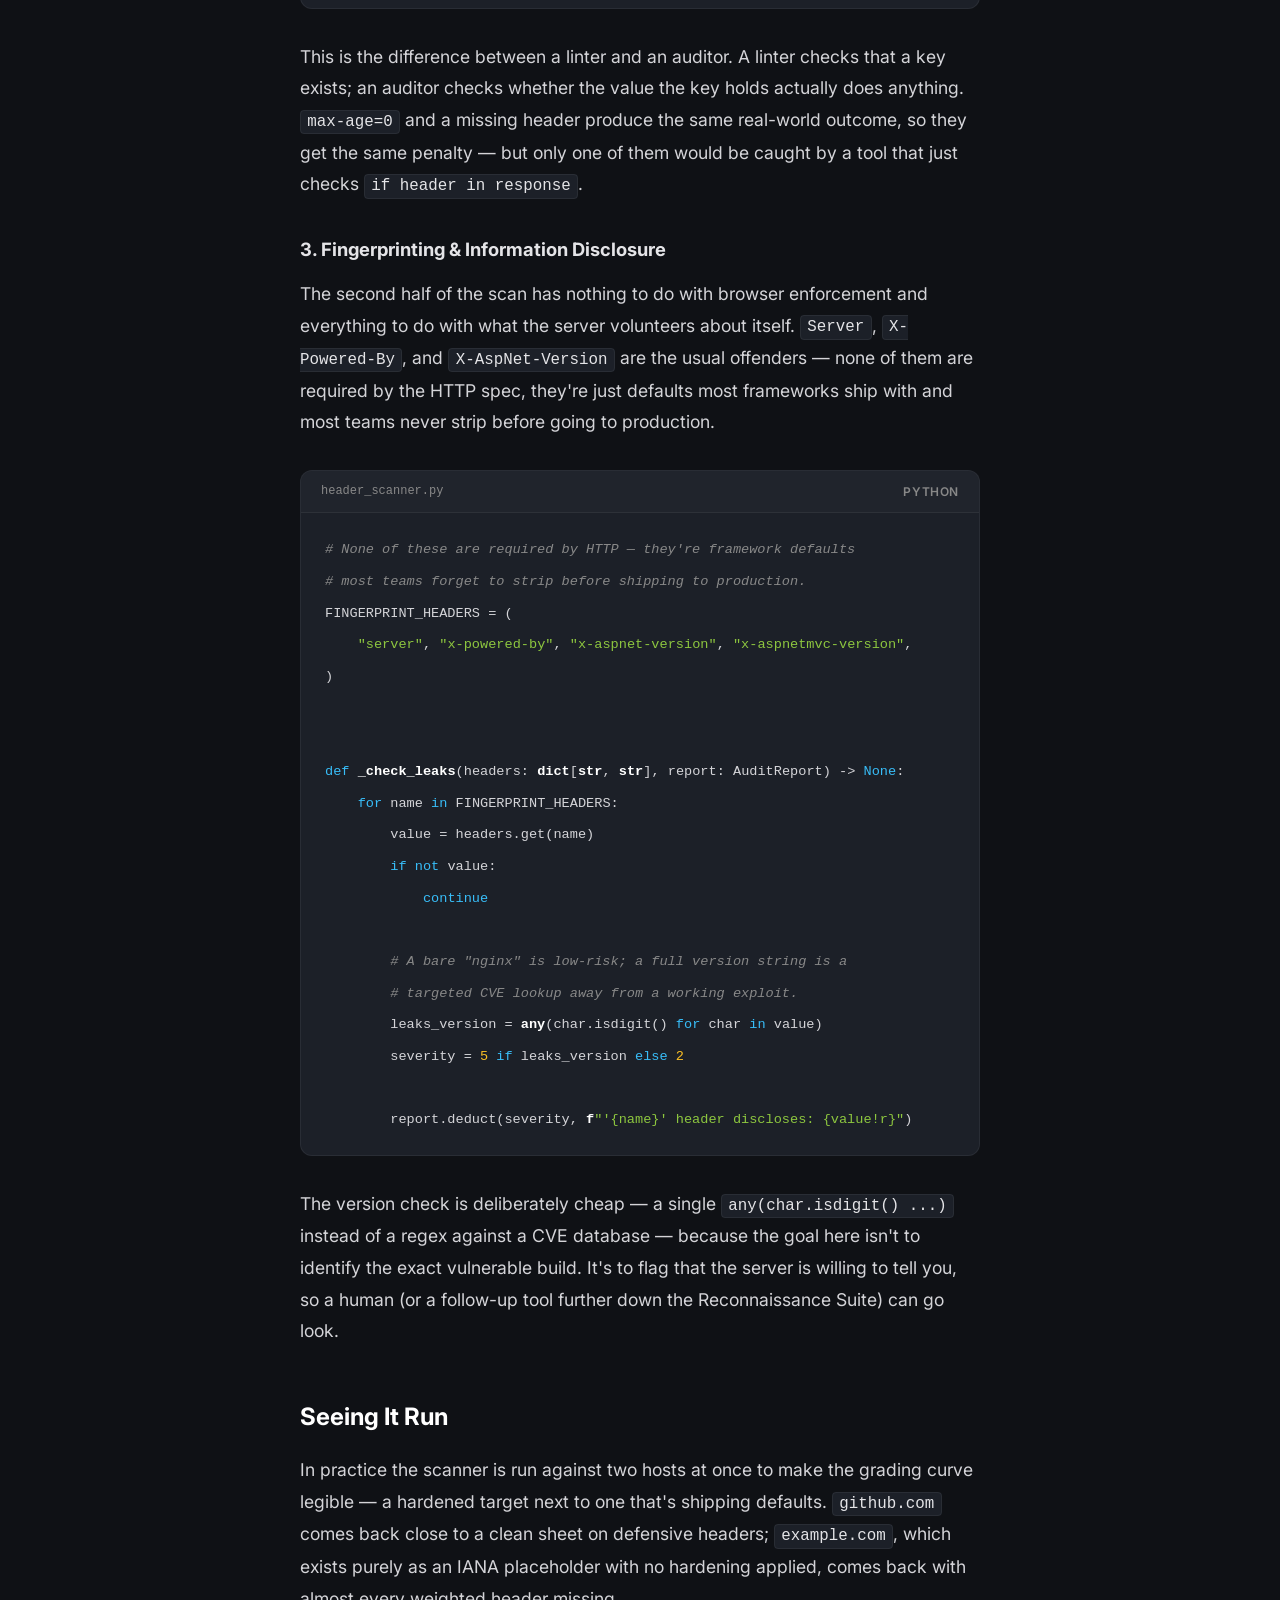
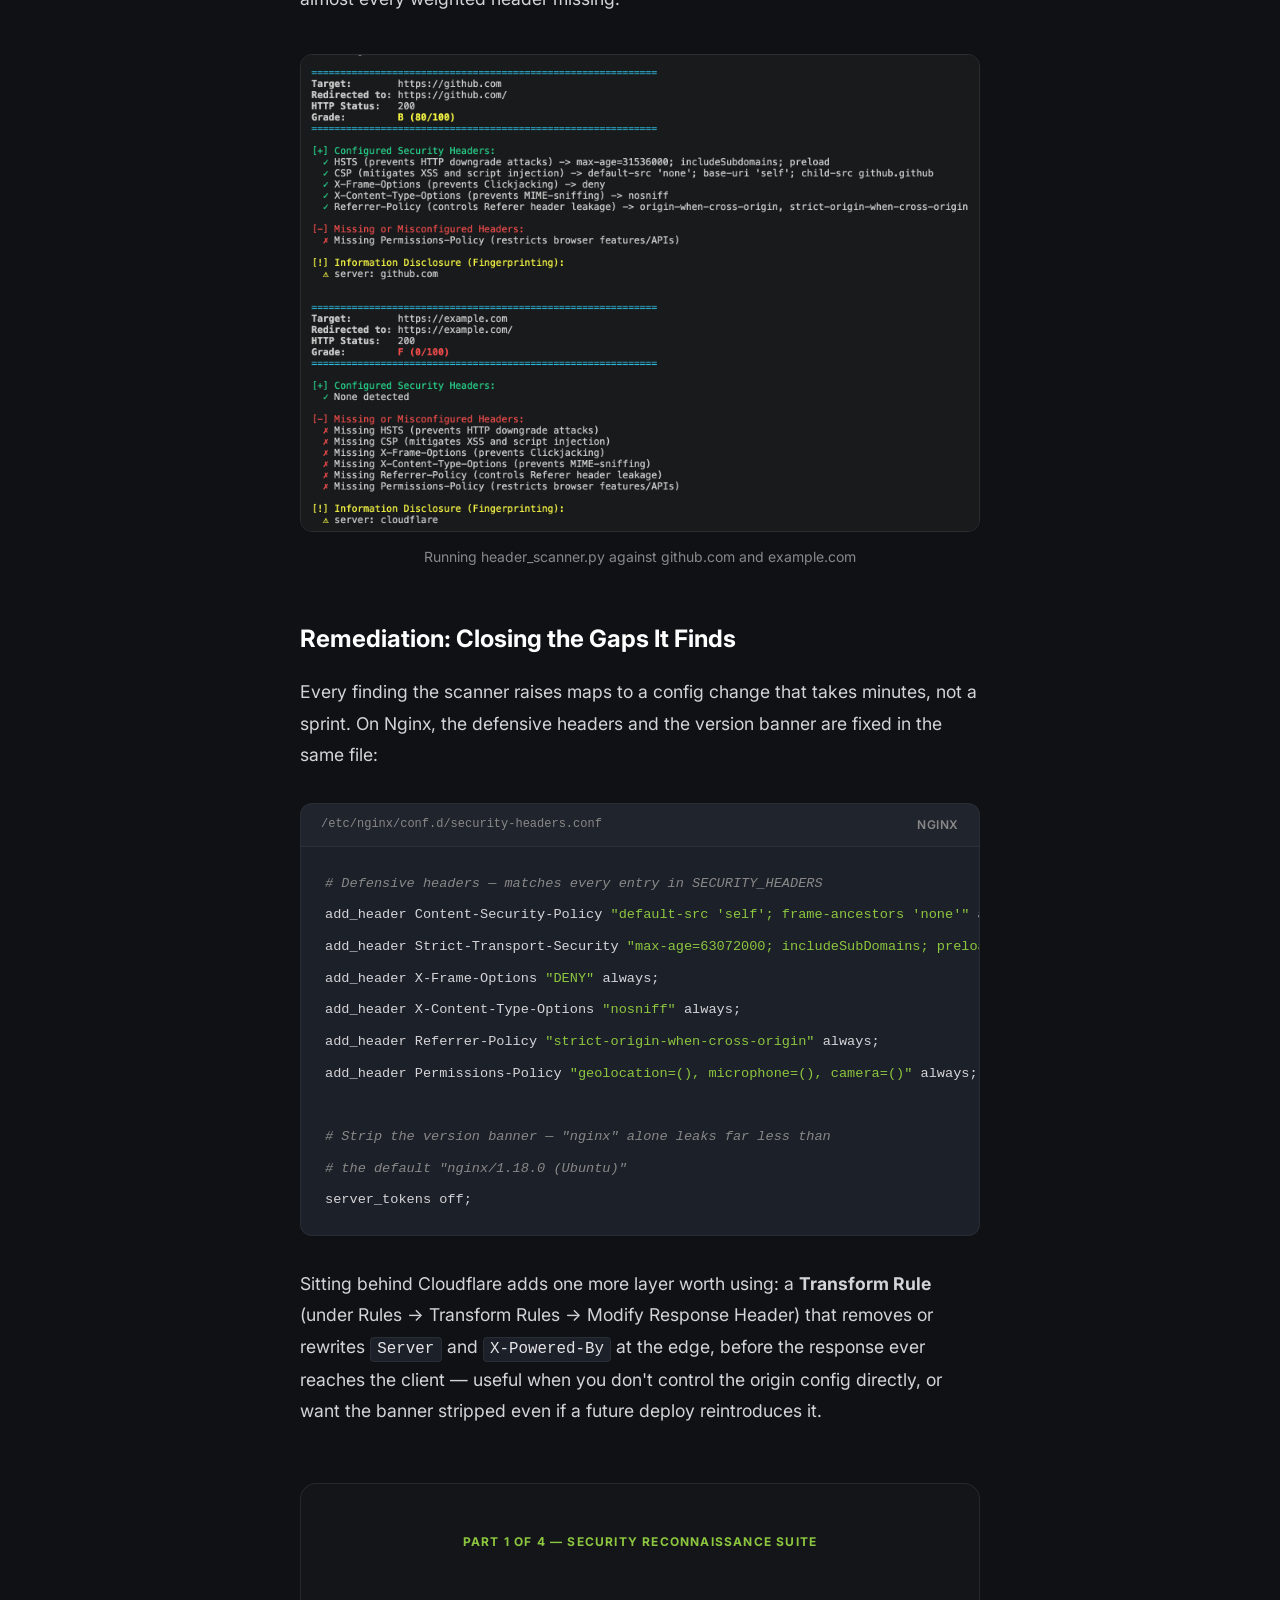
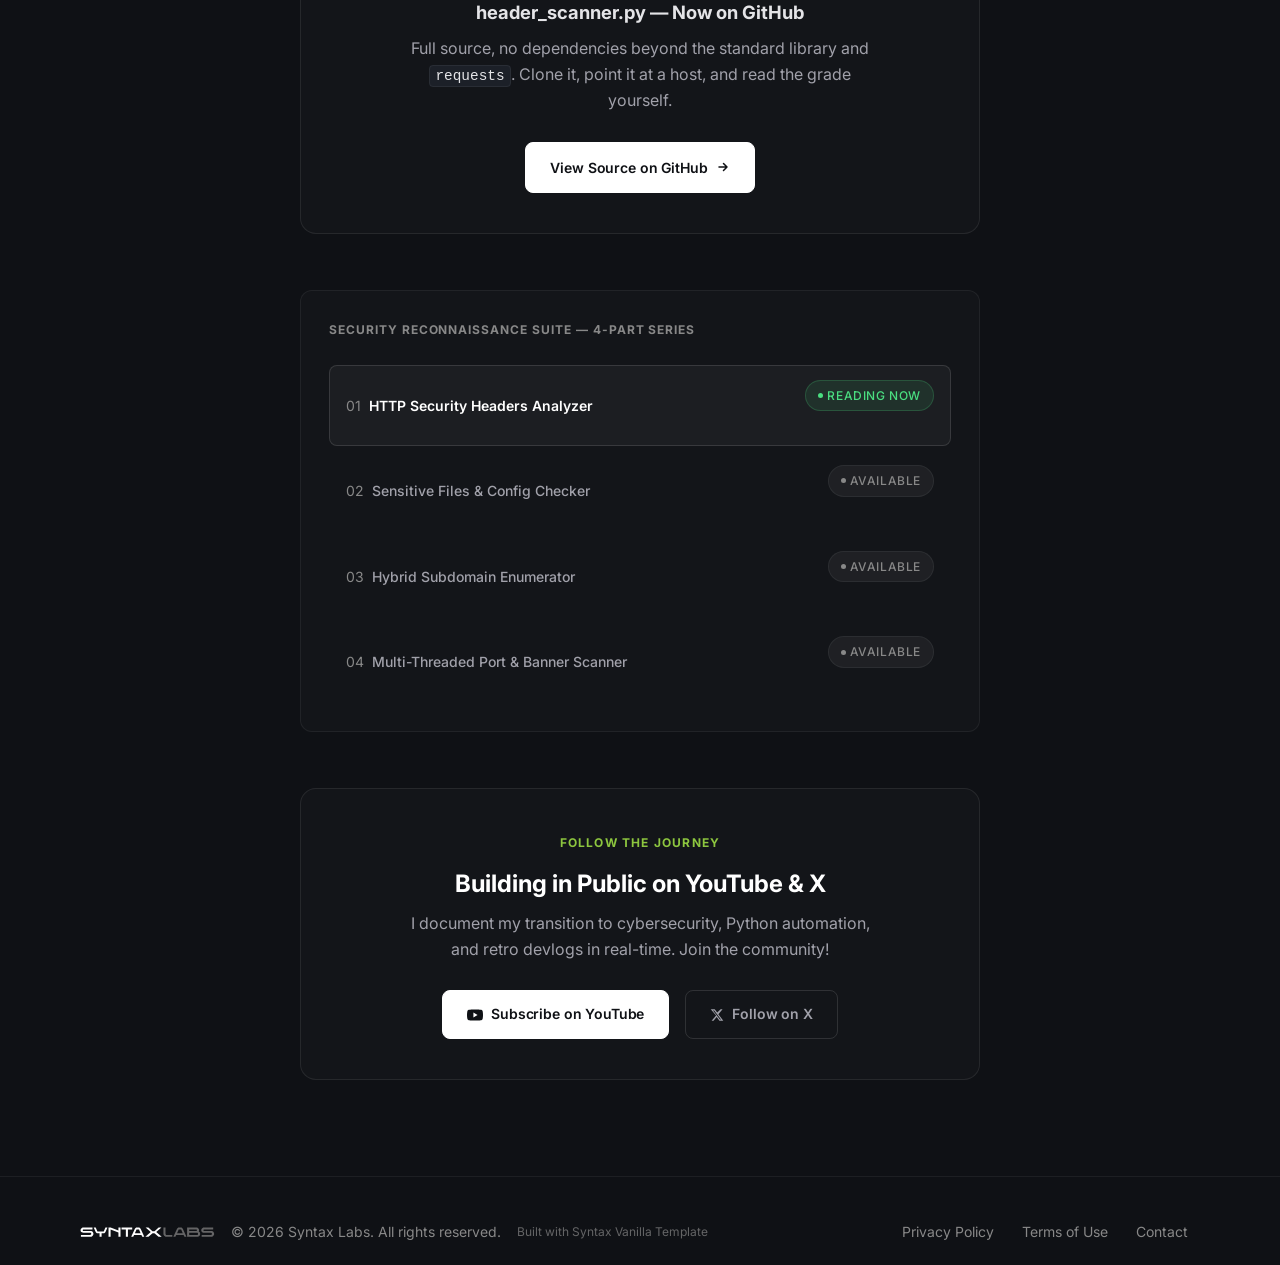
<file: blog/http-security-headers-analyzer.html>
<!DOCTYPE html>
<html lang="en">
<head>
  <meta charset="UTF-8" />
  <meta name="viewport" content="width=device-width, initial-scale=1.0" />

  <meta name="description" content="Inside header_scanner.py: a CLI tool that audits HTTP response headers, assigns a weighted A-F security grade, and flags server fingerprinting leaks. Part 1 of the Security Reconnaissance Suite." />
  <link rel="icon" href="../favicon.svg" type="image/svg+xml" />

  <meta property="og:type" content="article" />
  <meta property="og:url" content="https://syntaxlabsapp.com/blog/http-security-headers-analyzer.html" />
  <meta property="og:title" content="HTTP Security Headers Analyzer: Grading a Site's Security Posture From the Command Line — Syntax Labs" />
  <meta property="og:description" content="Weighted A-F scoring, context-aware header validation, and fingerprint-leak detection inside header_scanner.py — a CLI recon tool." />
  <meta property="og:image" content="https://syntaxlabsapp.com/open-graph.png" />

  <title>HTTP Security Headers Analyzer: Grading a Site's Security Posture From the Command Line — Syntax Labs</title>

  <link rel="preconnect" href="https://fonts.googleapis.com" />
  <link rel="preconnect" href="https://fonts.gstatic.com" crossorigin />
  <link href="https://fonts.googleapis.com/css2?family=Inter:wght@400;500;600;700;800&display=swap" rel="stylesheet" />

  <link rel="stylesheet" href="../styles.css" />
</head>

<body>

  <!-- ============================================================
       HEADER
       ============================================================ -->
  <header class="site-header" role="banner">
    <div class="container">

      <!-- Logo -->
      <a href="/" class="logo" aria-label="Syntax Labs — home">
        <img src="/logo/logo.svg" alt="" class="logo__image" width="171" height="19" />
      </a>

      <!-- Navigation -->
      <nav class="site-nav" role="navigation" aria-label="Primary navigation">

        <!-- Twitter / X -->
        <a
          href="https://x.com/tabXport"
          class="nav-link"
          target="_blank"
          rel="noopener noreferrer"
          aria-label="Follow us on X (Twitter)"
        >
          <svg viewBox="0 0 24 24" fill="currentColor" xmlns="http://www.w3.org/2000/svg" aria-hidden="true">
            <path d="M18.244 2.25h3.308l-7.227 8.26 8.502 11.24H16.17l-4.714-6.231-5.401 6.231H2.741l7.73-8.835L1.254 2.25H8.08l4.265 5.638 5.9-5.638Zm-1.161 17.52h1.833L7.084 4.126H5.117L17.083 19.77Z"/>
          </svg>
          <span>Twitter</span>
        </a>

        <!-- YouTube -->
        <a
          href="https://www.youtube.com/@Artem_AlwaysBuilding"
          class="nav-link"
          target="_blank"
          rel="noopener noreferrer"
          aria-label="Watch us on YouTube"
        >
          <svg viewBox="0 0 24 24" fill="currentColor" xmlns="http://www.w3.org/2000/svg" aria-hidden="true">
            <path d="M23.495 6.205a3.007 3.007 0 0 0-2.088-2.088c-1.87-.501-9.396-.501-9.396-.501s-7.507-.01-9.396.501A3.007 3.007 0 0 0 .527 6.205a31.247 31.247 0 0 0-.522 5.805 31.247 31.247 0 0 0 .522 5.783 3.007 3.007 0 0 0 2.088 2.088c1.868.502 9.396.502 9.396.502s7.506 0 9.396-.502a3.007 3.007 0 0 0 2.088-2.088 31.247 31.247 0 0 0 .5-5.783 31.247 31.247 0 0 0-.5-5.805zM9.609 15.601V8.408l6.264 3.602z"/>
          </svg>
          <span>YouTube</span>
        </a>

        <!-- GitHub -->
        <a
          href="https://github.com/Artem-Kysylov"
          class="nav-link"
          target="_blank"
          rel="noopener noreferrer"
          aria-label="Find us on GitHub"
        >
          <svg viewBox="0 0 24 24" fill="currentColor" xmlns="http://www.w3.org/2000/svg" aria-hidden="true">
            <path d="M12 .297c-6.63 0-12 5.373-12 12 0 5.303 3.438 9.8 8.205 11.385.6.113.82-.258.82-.577 0-.285-.01-1.04-.015-2.04-3.338.724-4.042-1.61-4.042-1.61C4.422 18.07 3.633 17.7 3.633 17.7c-1.087-.744.084-.729.084-.729 1.205.084 1.838 1.236 1.838 1.236 1.07 1.835 2.809 1.305 3.495.998.108-.776.417-1.305.76-1.605-2.665-.3-5.466-1.332-5.466-5.93 0-1.31.465-2.38 1.235-3.22-.135-.303-.54-1.523.105-3.176 0 0 1.005-.322 3.3 1.23.96-.267 1.98-.399 3-.405 1.02.006 2.04.138 3 .405 2.28-1.552 3.285-1.23 3.285-1.23.645 1.653.24 2.873.12 3.176.765.84 1.23 1.91 1.23 3.22 0 4.61-2.805 5.625-5.475 5.92.42.36.81 1.096.81 2.22 0 1.606-.015 2.896-.015 3.286 0 .315.21.69.825.57C20.565 22.092 24 17.592 24 12.297c0-6.627-5.373-12-12-12"/>
          </svg>
          <span>GitHub</span>
        </a>

      </nav>
    </div>
  </header>

  <!-- MAIN ARTICLE CONTENT -->
  <main class="article-page">
    <div class="article-container">

      <a href="/" class="article-back">
        ← Back to Syntax Labs
      </a>

      <header class="article-header">
        <div class="journal-card__meta">
          <span class="journal-tag">#cybersecurity</span>
          <span class="journal-date">Nov 27, 2026 • 7 min read</span>
        </div>
        <h1 class="article-title">
          HTTP Security Headers Analyzer: Grading a Site's Security Posture From the Command Line
        </h1>
        <p style="color: #a1a1aa; font-size: 0.95rem;">By Artem Kysylov</p>
      </header>

      <!-- ARTICLE BODY -->
      <article class="article-body">

        <p>
          Before anyone touches a login form or fuzzes an API, real reconnaissance starts somewhere far less glamorous: the response headers a server hands back on a plain <code>GET /</code>. Headers are the server talking about itself — what protections it enforces, what framework rendered the page, sometimes even the exact patch version it's running. Most of that chatter is unintentional, and almost none of it gets reviewed after the initial deploy.
        </p>
        <p>
          That gap is exactly what <strong>HTTP Security Headers Analyzer</strong> (<code>header_scanner.py</code>) targets. It's a CLI tool that sends a single request, reads the headers that come back, and turns them into two things an engineer can actually act on: a weighted <code>A</code>–<code>F</code> grade for the site's defensive header posture, and a flagged list of anything the server is leaking about its own stack. Below is a breakdown of how it's built, followed by the real terminal output and some remediation notes for closing the gaps it finds.
        </p>

        <h2>Why Header Auditing Is a Recon Fundamental</h2>
        <p>
          Response headers do two very different jobs, and most scanners conflate them. The first job is defensive: headers like <code>Content-Security-Policy</code> and <code>Strict-Transport-Security</code> tell the browser how to behave on the user's behalf — refuse to frame this page, refuse to downgrade to HTTP, refuse to sniff a response into executing as a script. Skip one, and you haven't just failed a checklist item; you've left a specific class of attack enabled by default.
        </p>
        <p>
          The second job is accidental disclosure. A <code>Server: Apache/2.4.41 (Ubuntu)</code> or <code>X-Powered-By: Express</code> header doesn't protect anything — it just tells an attacker which CVE database to open first. Neither problem shows up in a quick glance at the page in a browser. Both show up instantly in <code>curl -I</code>, which is exactly why they're one of the first things a real engagement — or a real attacker — checks before anything else.
        </p>

        <blockquote>
          "A missing Content-Security-Policy and an exposed Server banner look like the same kind of oversight. They are not the same kind of risk — and a scanner that treats them identically is lying to you with a grade."
        </blockquote>

        <h2>Architecture &amp; Code Breakdown</h2>
        <p>
          <code>header_scanner.py</code> is built around three cooperating pieces: a weighted scoring table that turns missing headers into a defensible grade, a validation layer that reads header <em>values</em> instead of just checking for presence, and a fingerprinting pass that hunts for anything the server shouldn't be announcing. Here's how each one works.
        </p>

        <h3>1. Weighted Security Scoring</h3>
        <p>
          Not every missing header is equally dangerous, so the grade isn't a flat count of pass/fail checks. Each header in <code>SECURITY_HEADERS</code> carries its own penalty weight, scaled to how much damage its absence actually enables — a missing CSP costs more than a missing <code>Referrer-Policy</code> because it closes off a far broader class of injection attacks.
        </p>

        <div class="article-code-block">
          <div class="article-code-block__header">
            <span class="article-code-block__filename">header_scanner.py</span>
            <span class="article-code-block__lang">Python</span>
          </div>
          <pre><code><span class="tok-com"># Penalty weights reflect real-world exploit impact, not alphabetical</span>
<span class="tok-com"># order — a missing CSP is a far bigger hole than a missing Referrer-Policy.</span>
SECURITY_HEADERS = {
    <span class="tok-str">"Content-Security-Policy"</span>:   {<span class="tok-str">"weight"</span>: <span class="tok-num">25</span>, <span class="tok-str">"category"</span>: <span class="tok-str">"injection"</span>},
    <span class="tok-str">"Strict-Transport-Security"</span>: {<span class="tok-str">"weight"</span>: <span class="tok-num">20</span>, <span class="tok-str">"category"</span>: <span class="tok-str">"transport"</span>},
    <span class="tok-str">"X-Frame-Options"</span>:           {<span class="tok-str">"weight"</span>: <span class="tok-num">15</span>, <span class="tok-str">"category"</span>: <span class="tok-str">"clickjacking"</span>},
    <span class="tok-str">"X-Content-Type-Options"</span>:    {<span class="tok-str">"weight"</span>: <span class="tok-num">15</span>, <span class="tok-str">"category"</span>: <span class="tok-str">"mime-sniffing"</span>},
    <span class="tok-str">"Permissions-Policy"</span>:        {<span class="tok-str">"weight"</span>: <span class="tok-num">15</span>, <span class="tok-str">"category"</span>: <span class="tok-str">"feature-abuse"</span>},
    <span class="tok-str">"Referrer-Policy"</span>:           {<span class="tok-str">"weight"</span>: <span class="tok-num">10</span>, <span class="tok-str">"category"</span>: <span class="tok-str">"leakage"</span>},
}


<span class="tok-kw">class</span> <span class="tok-fn">AuditReport</span>:
    <span class="tok-com">"""Accumulates findings for a single scanned host and converts</span>
<span class="tok-com">    the running score into a letter grade."""</span>

    <span class="tok-kw">def</span> <span class="tok-fn">__init__</span>(<span class="tok-kw">self</span>, host: <span class="tok-fn">str</span>):
        <span class="tok-kw">self</span>.host = host
        <span class="tok-kw">self</span>.findings: list[Finding] = []
        <span class="tok-kw">self</span>.score = <span class="tok-num">100</span>

    <span class="tok-kw">def</span> <span class="tok-fn">deduct</span>(<span class="tok-kw">self</span>, weight: <span class="tok-fn">int</span>, reason: <span class="tok-fn">str</span>) -&gt; <span class="tok-kw">None</span>:
        <span class="tok-kw">self</span>.score = <span class="tok-fn">max</span>(<span class="tok-num">0</span>, <span class="tok-kw">self</span>.score - weight)
        <span class="tok-kw">self</span>.findings.append(Finding(weight, reason))

    <span class="tok-kw">def</span> <span class="tok-fn">grade</span>(<span class="tok-kw">self</span>) -&gt; <span class="tok-fn">str</span>:
        <span class="tok-com"># A strict curve: anything below a B has at least one</span>
        <span class="tok-com"># high-severity header missing or misconfigured.</span>
        <span class="tok-kw">if</span> <span class="tok-kw">self</span>.score &gt;= <span class="tok-num">90</span>:
            <span class="tok-kw">return</span> <span class="tok-str">"A"</span>
        <span class="tok-kw">if</span> <span class="tok-kw">self</span>.score &gt;= <span class="tok-num">75</span>:
            <span class="tok-kw">return</span> <span class="tok-str">"B"</span>
        <span class="tok-kw">if</span> <span class="tok-kw">self</span>.score &gt;= <span class="tok-num">60</span>:
            <span class="tok-kw">return</span> <span class="tok-str">"C"</span>
        <span class="tok-kw">if</span> <span class="tok-kw">self</span>.score &gt;= <span class="tok-num">40</span>:
            <span class="tok-kw">return</span> <span class="tok-str">"D"</span>
        <span class="tok-kw">return</span> <span class="tok-str">"F"</span></code></pre>
        </div>

        <p>
          The grade is a side effect of the running score, never computed from scratch — <code>deduct()</code> is the only thing allowed to touch <code>self.score</code>, which keeps every penalty traceable back to a specific <code>Finding</code> instead of a mystery number.
        </p>

        <h3>2. Context-Aware Validation</h3>
        <p>
          Presence checks alone produce false positives constantly. The most common one: flagging a missing <code>X-Frame-Options</code> on a site that already blocks framing through <code>Content-Security-Policy</code>'s <code>frame-ancestors</code> directive — the modern replacement for XFO. <code>_check_security_headers</code> reads the actual header values before penalizing anything, which also catches headers that are present but neutered, like an <code>HSTS</code> value of <code>max-age=0</code>.
        </p>

        <div class="article-code-block">
          <div class="article-code-block__header">
            <span class="article-code-block__filename">header_scanner.py</span>
            <span class="article-code-block__lang">Python</span>
          </div>
          <pre><code><span class="tok-kw">def</span> <span class="tok-fn">_check_security_headers</span>(headers: <span class="tok-fn">dict</span>[<span class="tok-fn">str</span>, <span class="tok-fn">str</span>], report: AuditReport) -&gt; <span class="tok-kw">None</span>:
    csp = headers.get(<span class="tok-str">"content-security-policy"</span>, <span class="tok-str">""</span>)
    xfo = headers.get(<span class="tok-str">"x-frame-options"</span>, <span class="tok-str">""</span>).lower()

    <span class="tok-com"># A missing X-Frame-Options isn't automatically a clickjacking hole —</span>
    <span class="tok-com"># CSP's frame-ancestors directive supersedes it and is the modern</span>
    <span class="tok-com"># standard. Flagging both would double-penalize a correctly</span>
    <span class="tok-com"># configured site.</span>
    <span class="tok-kw">if</span> <span class="tok-kw">not</span> xfo <span class="tok-kw">and</span> <span class="tok-str">"frame-ancestors"</span> <span class="tok-kw">not</span> <span class="tok-kw">in</span> csp:
        report.deduct(<span class="tok-num">15</span>, <span class="tok-str">"No clickjacking protection: missing X-Frame-Options "</span>
                           <span class="tok-str">"and no CSP frame-ancestors directive"</span>)
    <span class="tok-kw">elif</span> xfo <span class="tok-kw">and</span> xfo <span class="tok-kw">not</span> <span class="tok-kw">in</span> (<span class="tok-str">"deny"</span>, <span class="tok-str">"sameorigin"</span>):
        report.deduct(<span class="tok-num">5</span>, <span class="tok-fn">f</span><span class="tok-str">"X-Frame-Options set to unrecognized value '{xfo}'"</span>)

    hsts = headers.get(<span class="tok-str">"strict-transport-security"</span>, <span class="tok-str">""</span>)
    <span class="tok-kw">if</span> <span class="tok-kw">not</span> hsts:
        report.deduct(<span class="tok-num">20</span>, <span class="tok-str">"Strict-Transport-Security header absent"</span>)
    <span class="tok-kw">elif</span> <span class="tok-str">"max-age=0"</span> <span class="tok-kw">in</span> hsts.replace(<span class="tok-str">" "</span>, <span class="tok-str">""</span>):
        <span class="tok-com"># Present but neutered — this actively tells browsers to stop</span>
        <span class="tok-com"># enforcing HTTPS, arguably worse than no header at all.</span>
        report.deduct(<span class="tok-num">20</span>, <span class="tok-str">"HSTS max-age=0 disables enforcement entirely"</span>)

    nosniff = headers.get(<span class="tok-str">"x-content-type-options"</span>, <span class="tok-str">""</span>).lower()
    <span class="tok-kw">if</span> nosniff != <span class="tok-str">"nosniff"</span>:
        <span class="tok-com"># Any value other than the literal string 'nosniff' is ignored</span>
        <span class="tok-com"># by browsers — a typo here silently reopens MIME-sniffing.</span>
        report.deduct(<span class="tok-num">15</span>, <span class="tok-str">"X-Content-Type-Options missing or invalid"</span>)</code></pre>
        </div>

        <p>
          This is the difference between a linter and an auditor. A linter checks that a key exists; an auditor checks whether the value the key holds actually does anything. <code>max-age=0</code> and a missing header produce the same real-world outcome, so they get the same penalty — but only one of them would be caught by a tool that just checks <code>if header in response</code>.
        </p>

        <h3>3. Fingerprinting &amp; Information Disclosure</h3>
        <p>
          The second half of the scan has nothing to do with browser enforcement and everything to do with what the server volunteers about itself. <code>Server</code>, <code>X-Powered-By</code>, and <code>X-AspNet-Version</code> are the usual offenders — none of them are required by the HTTP spec, they're just defaults most frameworks ship with and most teams never strip before going to production.
        </p>

        <div class="article-code-block">
          <div class="article-code-block__header">
            <span class="article-code-block__filename">header_scanner.py</span>
            <span class="article-code-block__lang">Python</span>
          </div>
          <pre><code><span class="tok-com"># None of these are required by HTTP — they're framework defaults</span>
<span class="tok-com"># most teams forget to strip before shipping to production.</span>
FINGERPRINT_HEADERS = (
    <span class="tok-str">"server"</span>, <span class="tok-str">"x-powered-by"</span>, <span class="tok-str">"x-aspnet-version"</span>, <span class="tok-str">"x-aspnetmvc-version"</span>,
)


<span class="tok-kw">def</span> <span class="tok-fn">_check_leaks</span>(headers: <span class="tok-fn">dict</span>[<span class="tok-fn">str</span>, <span class="tok-fn">str</span>], report: AuditReport) -&gt; <span class="tok-kw">None</span>:
    <span class="tok-kw">for</span> name <span class="tok-kw">in</span> FINGERPRINT_HEADERS:
        value = headers.get(name)
        <span class="tok-kw">if</span> <span class="tok-kw">not</span> value:
            <span class="tok-kw">continue</span>

        <span class="tok-com"># A bare "nginx" is low-risk; a full version string is a</span>
        <span class="tok-com"># targeted CVE lookup away from a working exploit.</span>
        leaks_version = <span class="tok-fn">any</span>(char.isdigit() <span class="tok-kw">for</span> char <span class="tok-kw">in</span> value)
        severity = <span class="tok-num">5</span> <span class="tok-kw">if</span> leaks_version <span class="tok-kw">else</span> <span class="tok-num">2</span>

        report.deduct(severity, <span class="tok-fn">f</span><span class="tok-str">"'{name}' header discloses: {value!r}"</span>)</code></pre>
        </div>

        <p>
          The version check is deliberately cheap — a single <code>any(char.isdigit() ...)</code> instead of a regex against a CVE database — because the goal here isn't to identify the exact vulnerable build. It's to flag that the server is willing to tell you, so a human (or a follow-up tool further down the Reconnaissance Suite) can go look.
        </p>

        <h2>Seeing It Run</h2>
        <p>
          In practice the scanner is run against two hosts at once to make the grading curve legible — a hardened target next to one that's shipping defaults. <code>github.com</code> comes back close to a clean sheet on defensive headers; <code>example.com</code>, which exists purely as an IANA placeholder with no hardening applied, comes back with almost every weighted header missing.
        </p>

        <figure class="article-figure">
          <img src="assets/headers_scanner_terminal.png" alt="Terminal output of header_scanner.py running against github.com and example.com" width="1700" height="1192" loading="lazy" />
          <figcaption>Running header_scanner.py against github.com and example.com</figcaption>
        </figure>

        <h2>Remediation: Closing the Gaps It Finds</h2>
        <p>
          Every finding the scanner raises maps to a config change that takes minutes, not a sprint. On Nginx, the defensive headers and the version banner are fixed in the same file:
        </p>

        <div class="article-code-block">
          <div class="article-code-block__header">
            <span class="article-code-block__filename">/etc/nginx/conf.d/security-headers.conf</span>
            <span class="article-code-block__lang">Nginx</span>
          </div>
          <pre><code><span class="tok-com"># Defensive headers — matches every entry in SECURITY_HEADERS</span>
add_header Content-Security-Policy <span class="tok-str">"default-src 'self'; frame-ancestors 'none'"</span> always;
add_header Strict-Transport-Security <span class="tok-str">"max-age=63072000; includeSubDomains; preload"</span> always;
add_header X-Frame-Options <span class="tok-str">"DENY"</span> always;
add_header X-Content-Type-Options <span class="tok-str">"nosniff"</span> always;
add_header Referrer-Policy <span class="tok-str">"strict-origin-when-cross-origin"</span> always;
add_header Permissions-Policy <span class="tok-str">"geolocation=(), microphone=(), camera=()"</span> always;

<span class="tok-com"># Strip the version banner — "nginx" alone leaks far less than</span>
<span class="tok-com"># the default "nginx/1.18.0 (Ubuntu)"</span>
server_tokens off;</code></pre>
        </div>

        <p>
          Sitting behind Cloudflare adds one more layer worth using: a <strong>Transform Rule</strong> (under Rules → Transform Rules → Modify Response Header) that removes or rewrites <code>Server</code> and <code>X-Powered-By</code> at the edge, before the response ever reaches the client — useful when you don't control the origin config directly, or want the banner stripped even if a future deploy reintroduces it.
        </p>

        <!-- Repository CTA -->
        <div class="article-cta-card">
          <span class="cta-badge">Part 1 of 4 — Security Reconnaissance Suite</span>
          <h3>header_scanner.py — Now on GitHub</h3>
          <p>Full source, no dependencies beyond the standard library and <code>requests</code>. Clone it, point it at a host, and read the grade yourself.</p>
          <div class="cta-actions">
            <a href="https://github.com/Artem-Kysylov/headers_scanner" target="_blank" rel="noopener noreferrer" class="btn btn--primary">
              View Source on GitHub
              <svg width="14" height="14" viewBox="0 0 14 14" fill="none" xmlns="http://www.w3.org/2000/svg" aria-hidden="true">
                <path d="M3 7H11M11 7L7.5 3.5M11 7L7.5 10.5" stroke="currentColor" stroke-width="1.5" stroke-linecap="round" stroke-linejoin="round"/>
              </svg>
            </a>
          </div>
        </div>

        <!-- Series Navigation -->
        <div class="series-nav">
          <p class="series-nav__title">Security Reconnaissance Suite — 4-Part Series</p>
          <ul class="series-nav__list">
            <li class="series-nav__item series-nav__item--active">
              <span class="series-nav__label"><span class="series-nav__index">01</span>HTTP Security Headers Analyzer</span>
              <span class="badge badge--active"><span class="badge__dot"></span>Reading now</span>
            </li>
            <li class="series-nav__item">
              <a href="sensitive-files-config-checker.html" class="series-nav__label series-nav__label--link">
                <span class="series-nav__index">02</span>Sensitive Files &amp; Config Checker
              </a>
              <span class="badge badge--read"><span class="badge__dot"></span>Available</span>
            </li>
            <li class="series-nav__item">
              <a href="hybrid-subdomain-enumerator.html" class="series-nav__label series-nav__label--link">
                <span class="series-nav__index">03</span>Hybrid Subdomain Enumerator
              </a>
              <span class="badge badge--read"><span class="badge__dot"></span>Available</span>
            </li>
            <li class="series-nav__item">
              <a href="multi-threaded-port-banner-scanner.html" class="series-nav__label series-nav__label--link">
                <span class="series-nav__index">04</span>Multi-Threaded Port &amp; Banner Scanner
              </a>
              <span class="badge badge--read"><span class="badge__dot"></span>Available</span>
            </li>
          </ul>
        </div>

      </article>

      <!-- Social CTA -->
      <div class="article-cta-card">
        <span class="cta-badge">Follow the Journey</span>
        <h3>Building in Public on YouTube &amp; X</h3>
        <p>I document my transition to cybersecurity, Python automation, and retro devlogs in real-time. Join the community!</p>
        <div class="cta-actions">
          <a href="https://www.youtube.com/@Artem_AlwaysBuilding" target="_blank" rel="noopener noreferrer" class="btn btn--primary">
            <svg width="16" height="16" viewBox="0 0 24 24" fill="currentColor" aria-hidden="true">
              <path d="M23.495 6.205a3.007 3.007 0 0 0-2.088-2.088c-1.87-.501-9.396-.501-9.396-.501s-7.507-.01-9.396.501A3.007 3.007 0 0 0 .527 6.205a31.247 31.247 0 0 0-.522 5.805 31.247 31.247 0 0 0 .522 5.783 3.007 3.007 0 0 0 2.088 2.088c1.868.502 9.396.502 9.396.502s7.506 0 9.396-.502a3.007 3.007 0 0 0 2.088-2.088 31.247 31.247 0 0 0 .5-5.783 31.247 31.247 0 0 0-.5-5.805zM9.609 15.601V8.408l6.264 3.602z"/>
            </svg>
            Subscribe on YouTube
          </a>
          <a href="https://x.com/tabXport" target="_blank" rel="noopener noreferrer" class="btn btn--ghost">
            <svg width="14" height="14" viewBox="0 0 24 24" fill="currentColor" aria-hidden="true">
              <path d="M18.244 2.25h3.308l-7.227 8.26 8.502 11.24H16.17l-4.714-6.231-5.401 6.231H2.741l7.73-8.835L1.254 2.25H8.08l4.265 5.638 5.9-5.638Zm-1.161 17.52h1.833L7.084 4.126H5.117L17.083 19.77Z"/>
            </svg>
            Follow on X
          </a>
        </div>
      </div>

    </div>
  </main>

<!-- ============================================================
       FOOTER
       ============================================================ -->
  <footer class="site-footer" role="contentinfo">
    <div class="container">

      <div class="footer-left">
        <img src="/logo/logo.svg" alt="Syntax Labs" class="footer-logo" width="171" height="19" />
        <span class="footer-copy">© 2026 Syntax Labs. All rights reserved.</span>
        <a href="https://github.com/Artem-Kysylov/syntax-labs-vanilla-template" class="footer-template-link" target="_blank" rel="noopener noreferrer">Built with Syntax Vanilla Template</a>
      </div>

      <nav class="footer-nav" aria-label="Footer navigation">
        <a href="/privacy.html" class="footer-link">Privacy Policy</a>
        <a href="/terms.html" class="footer-link">Terms of Use</a>
        <a href="mailto:hello@syntaxlabsapp.com" class="footer-link">Contact</a>
      </nav>

    </div>
  </footer>

</body>
</html>
</file>
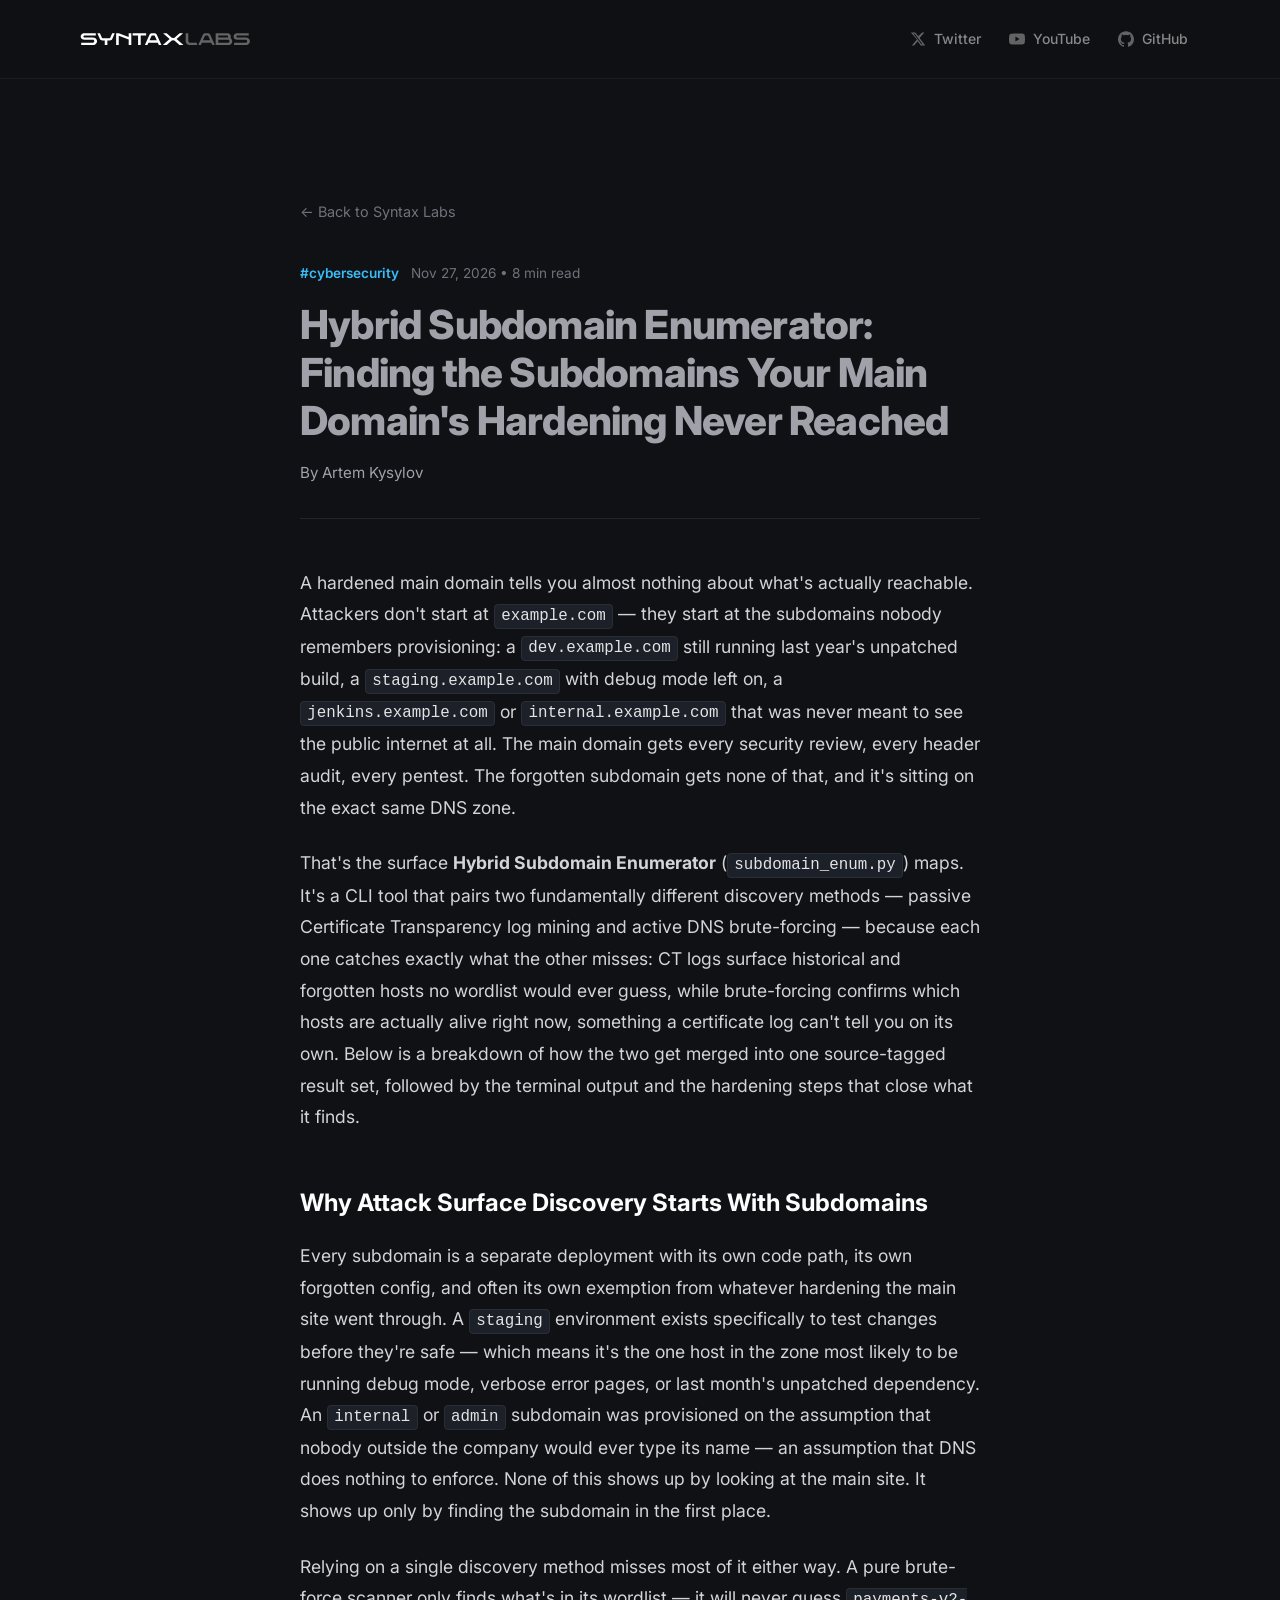
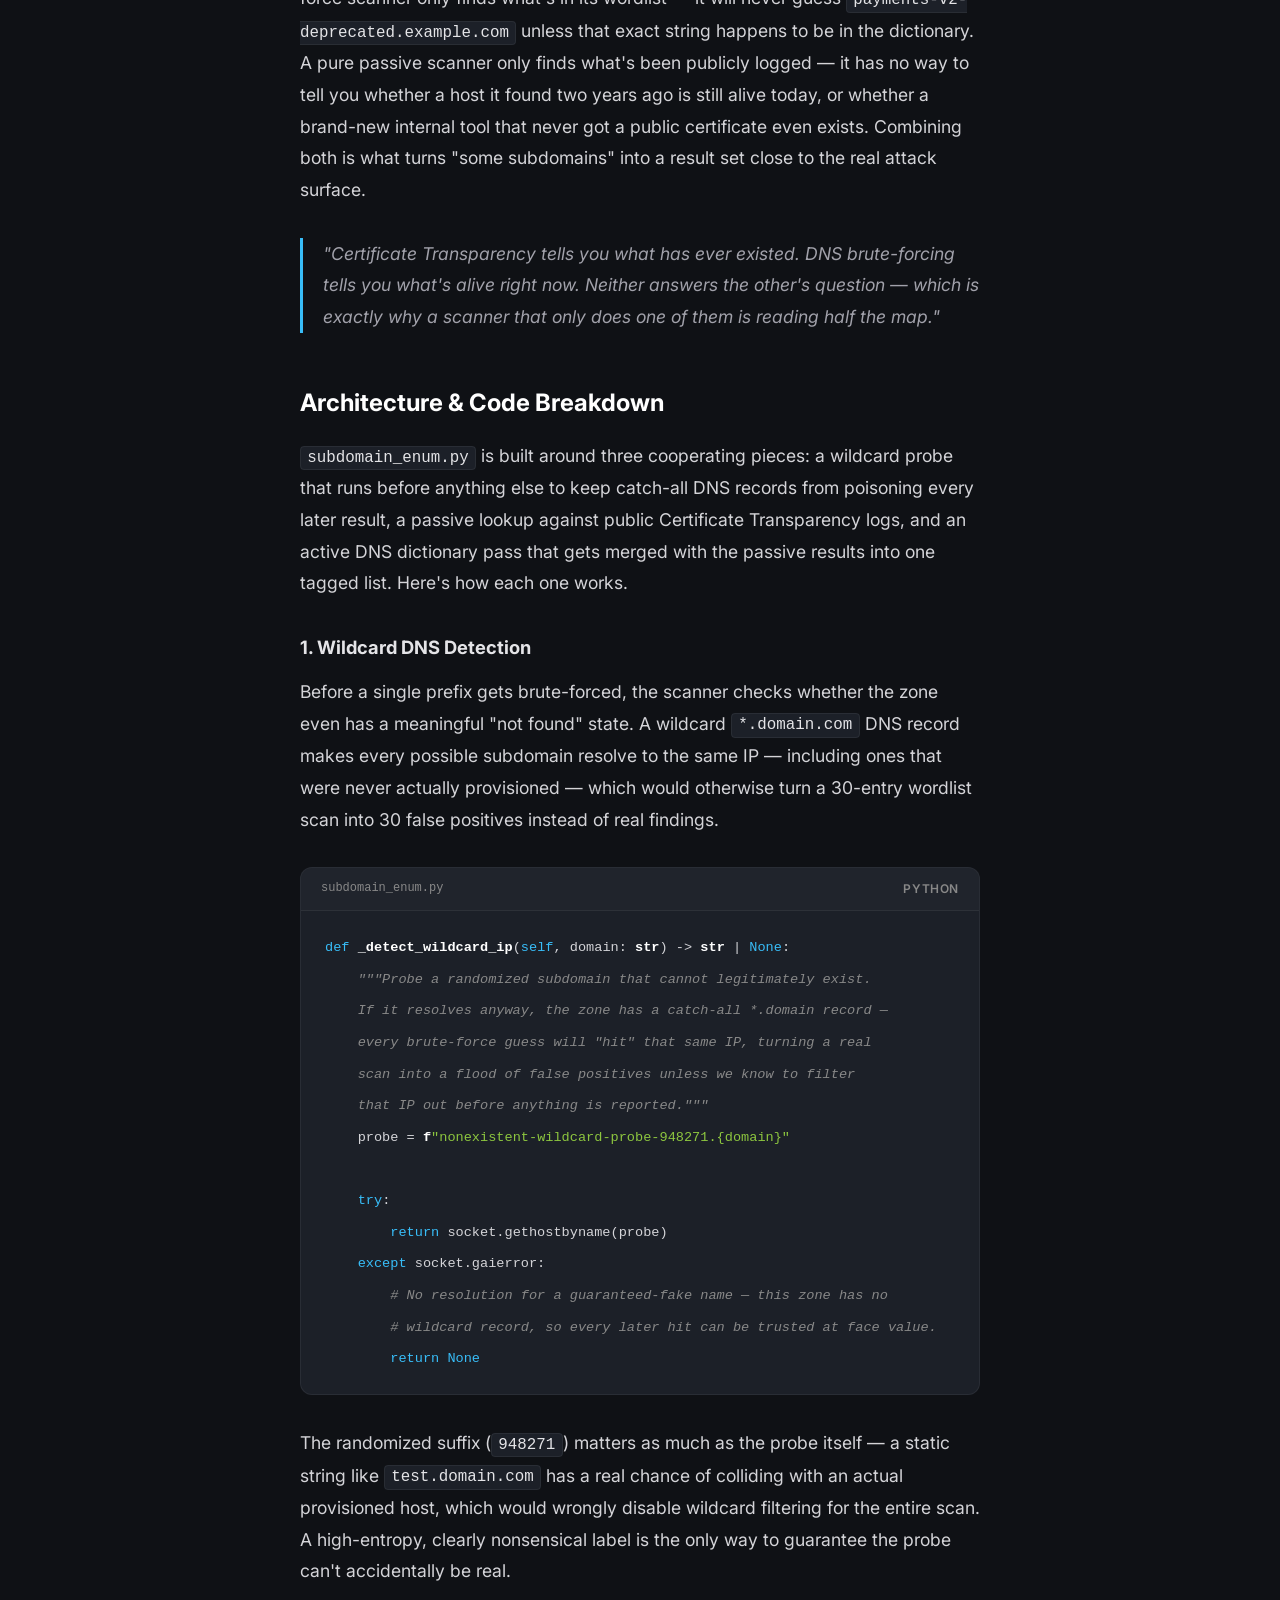
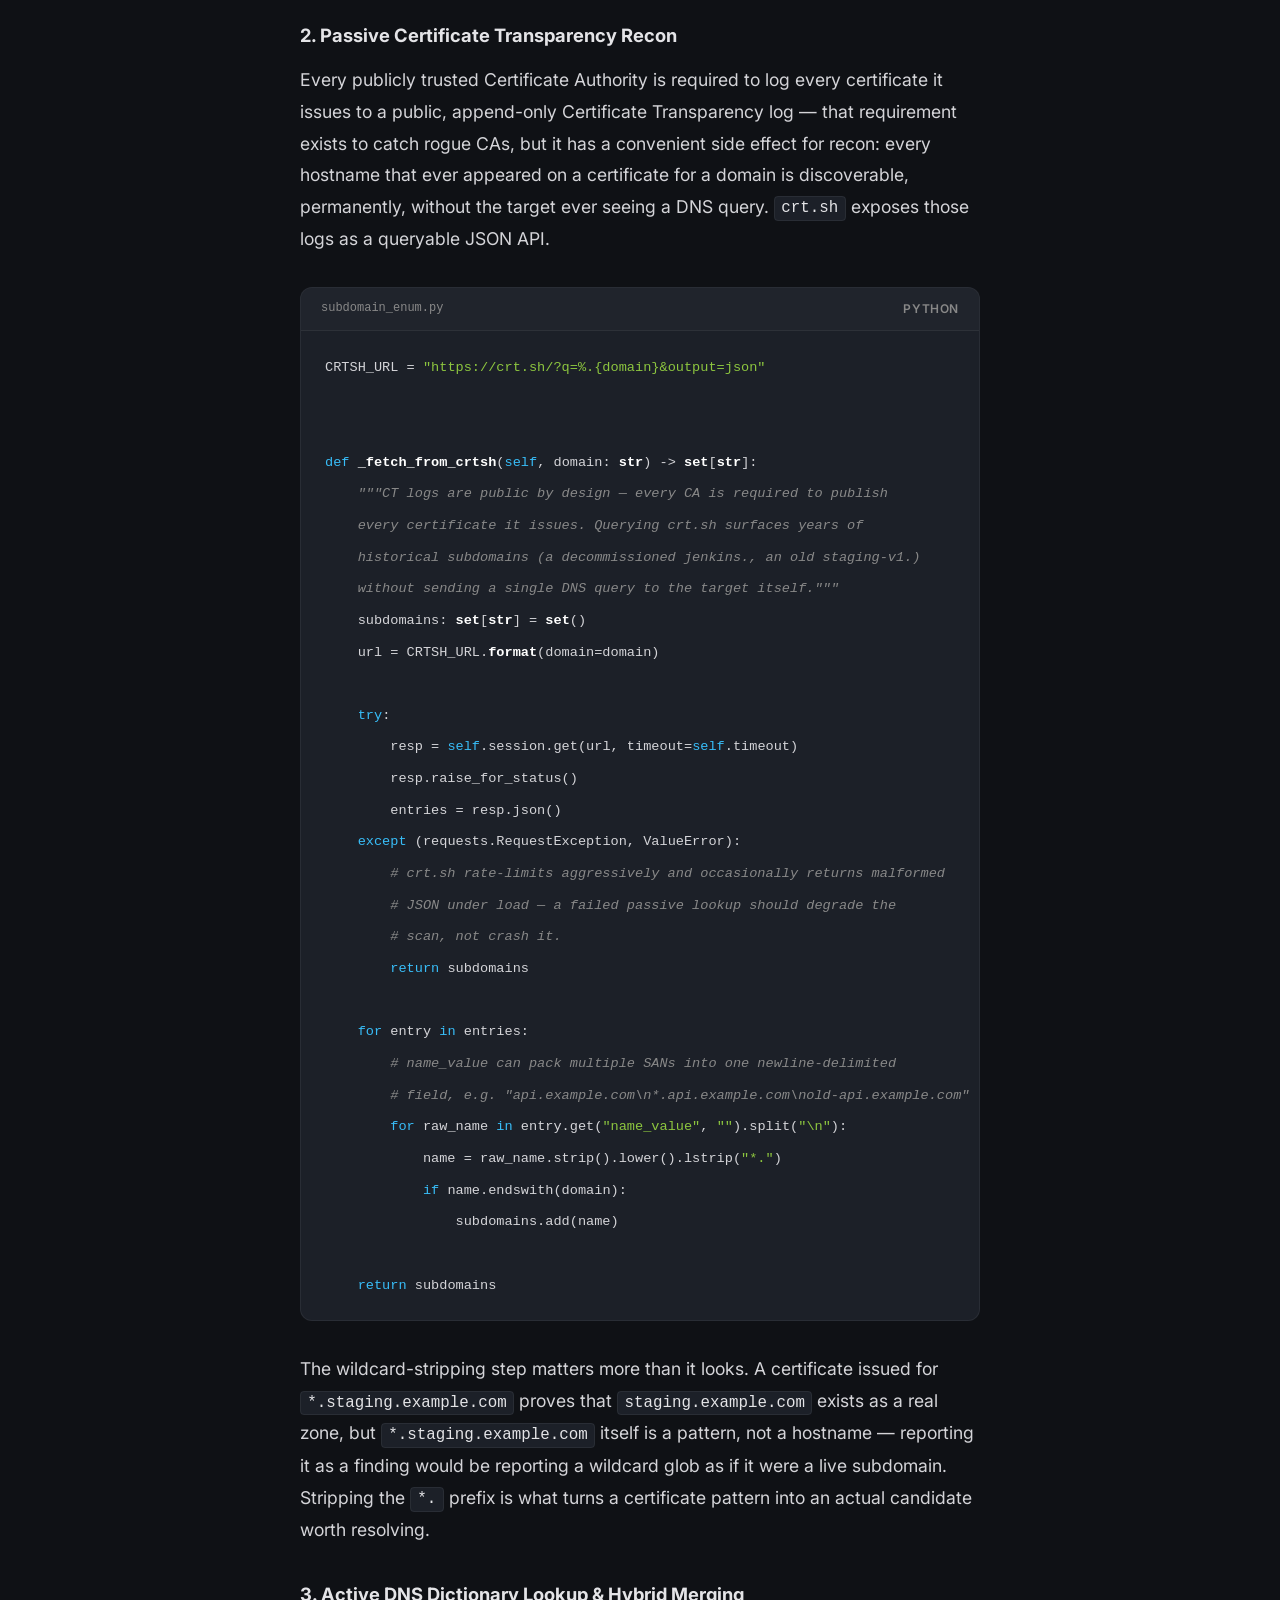
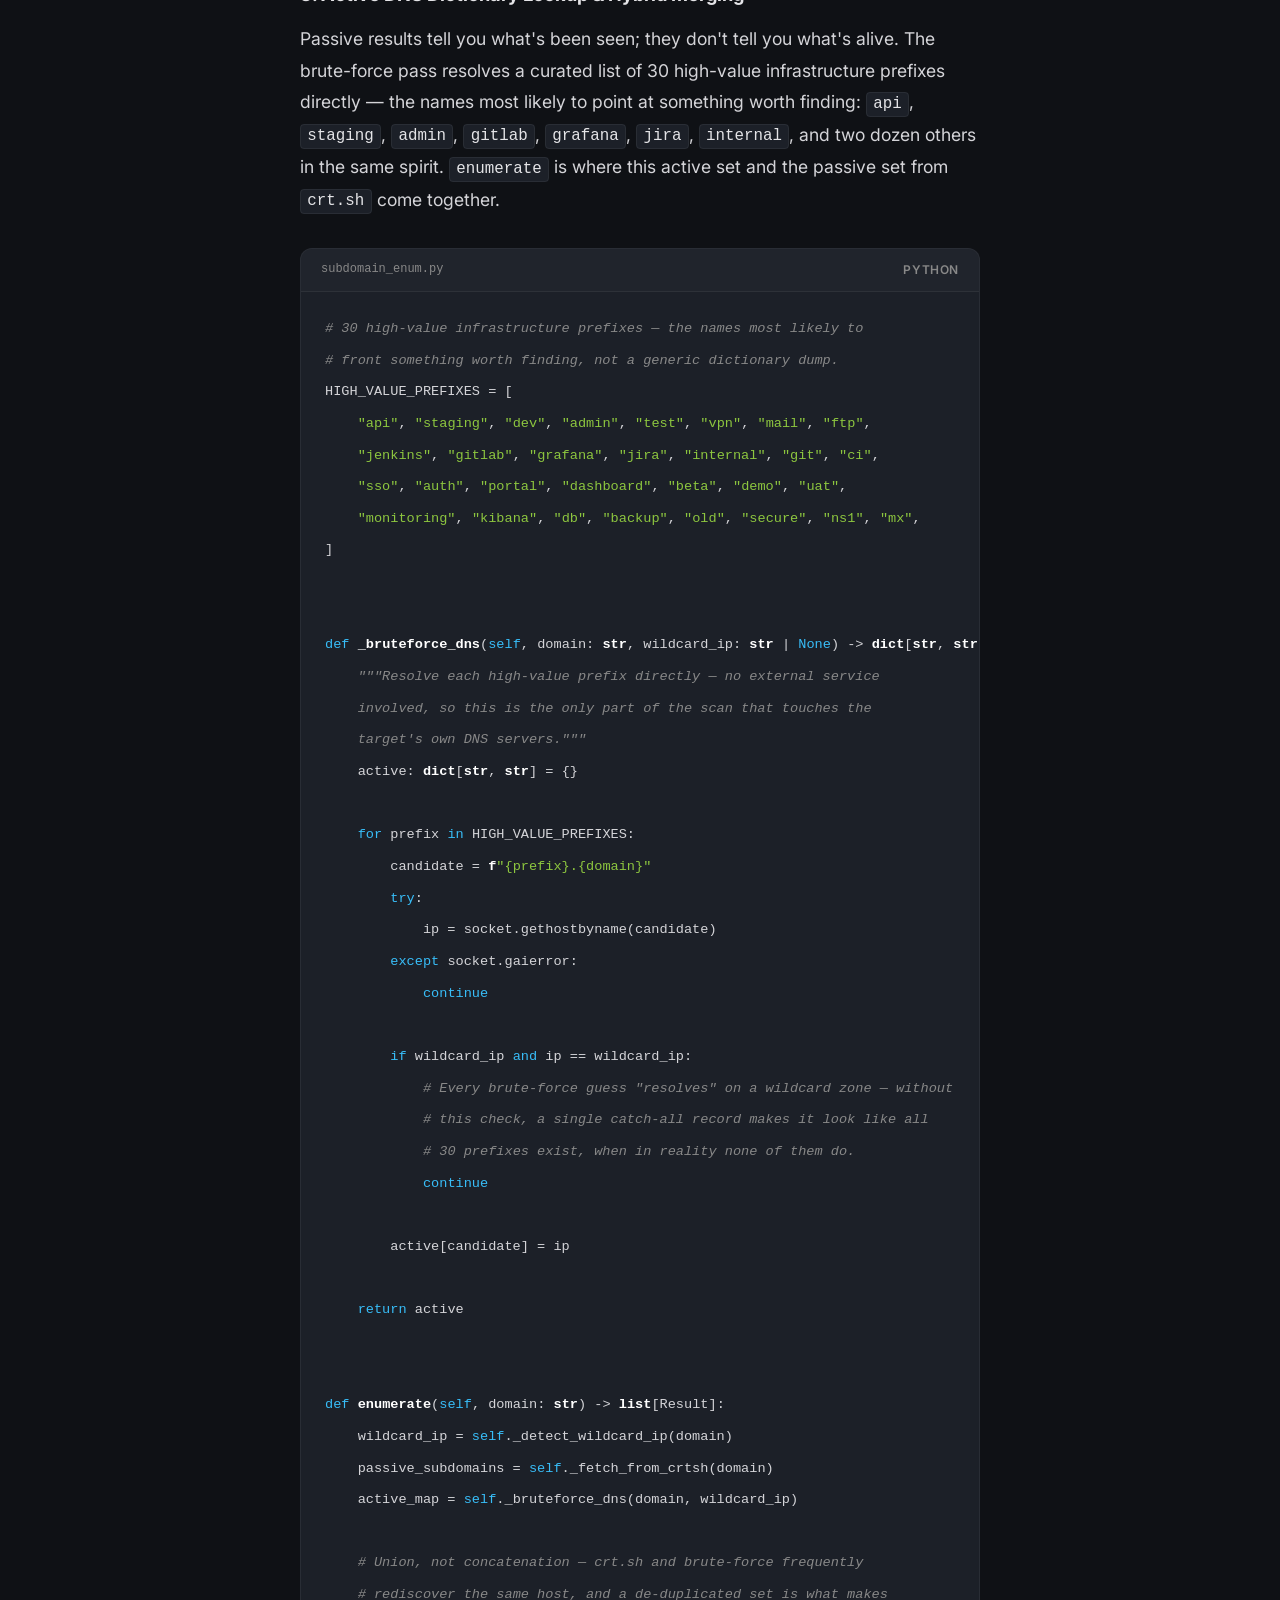
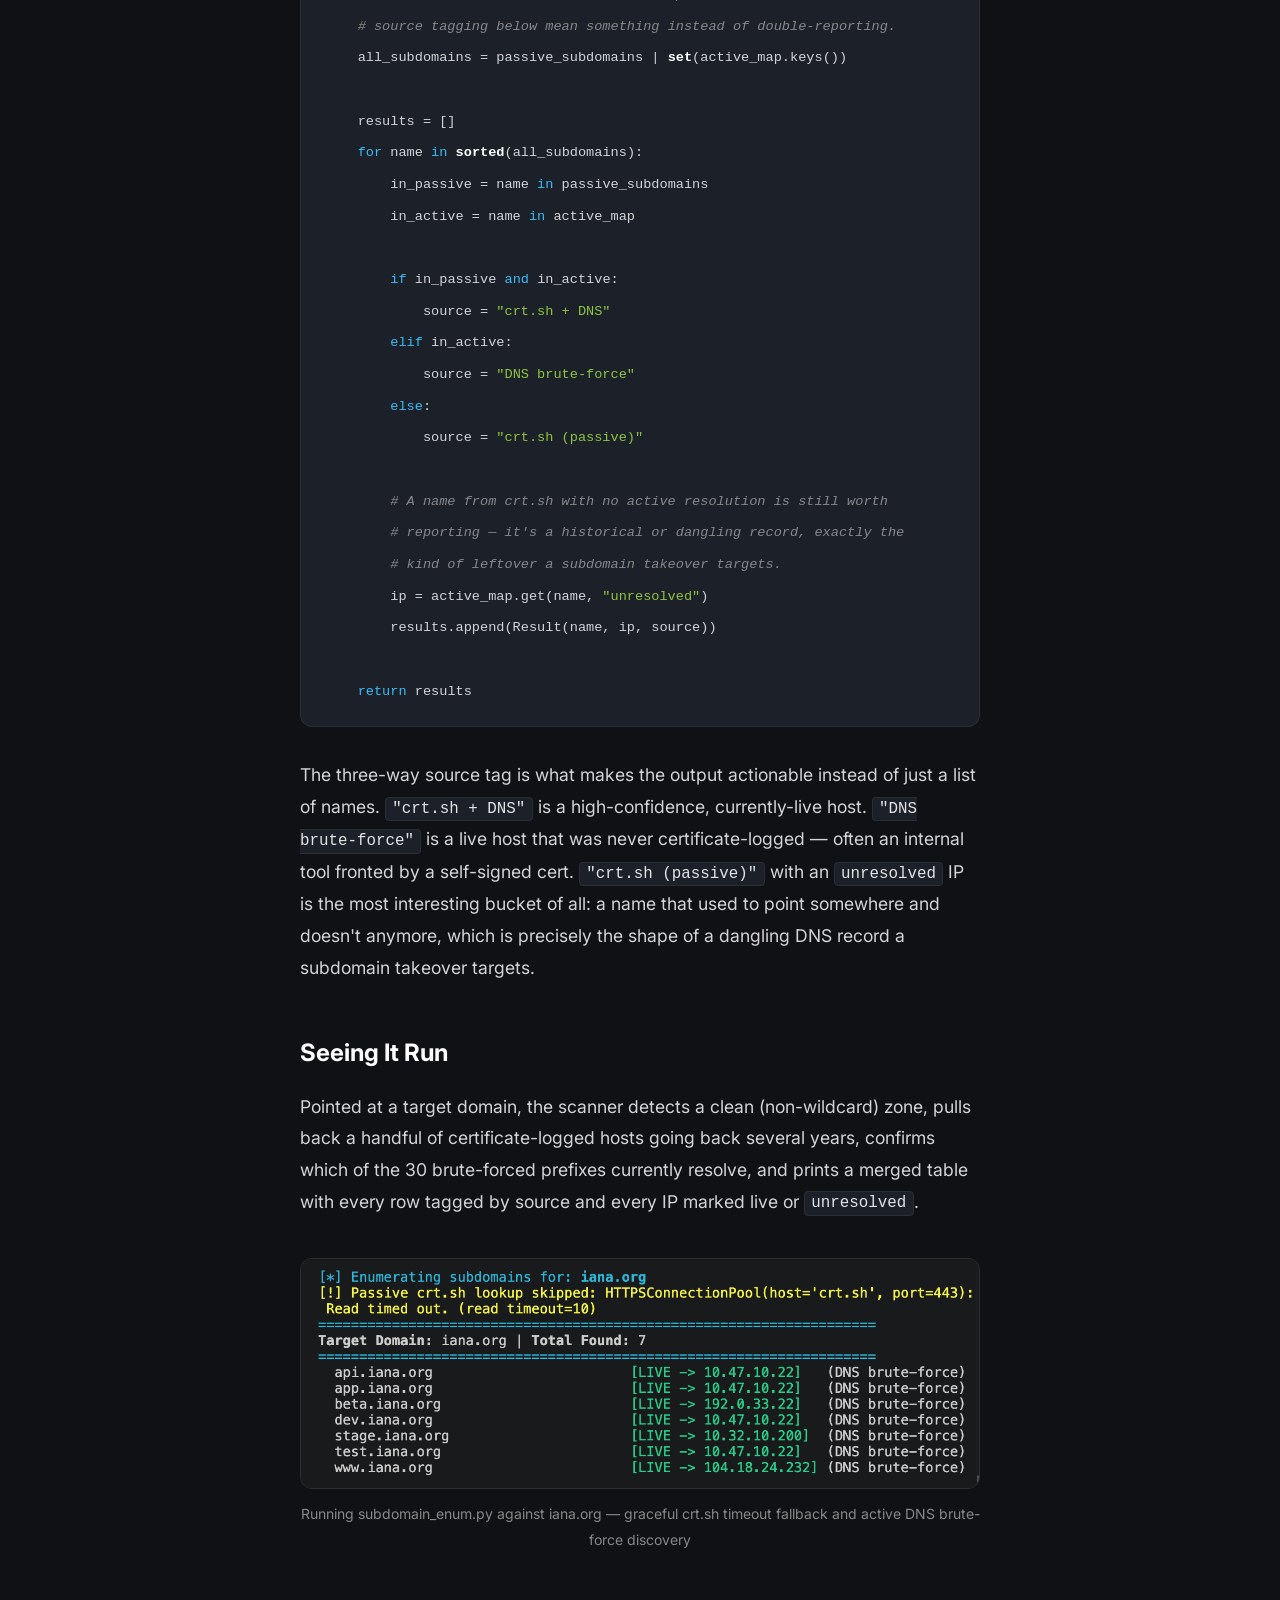
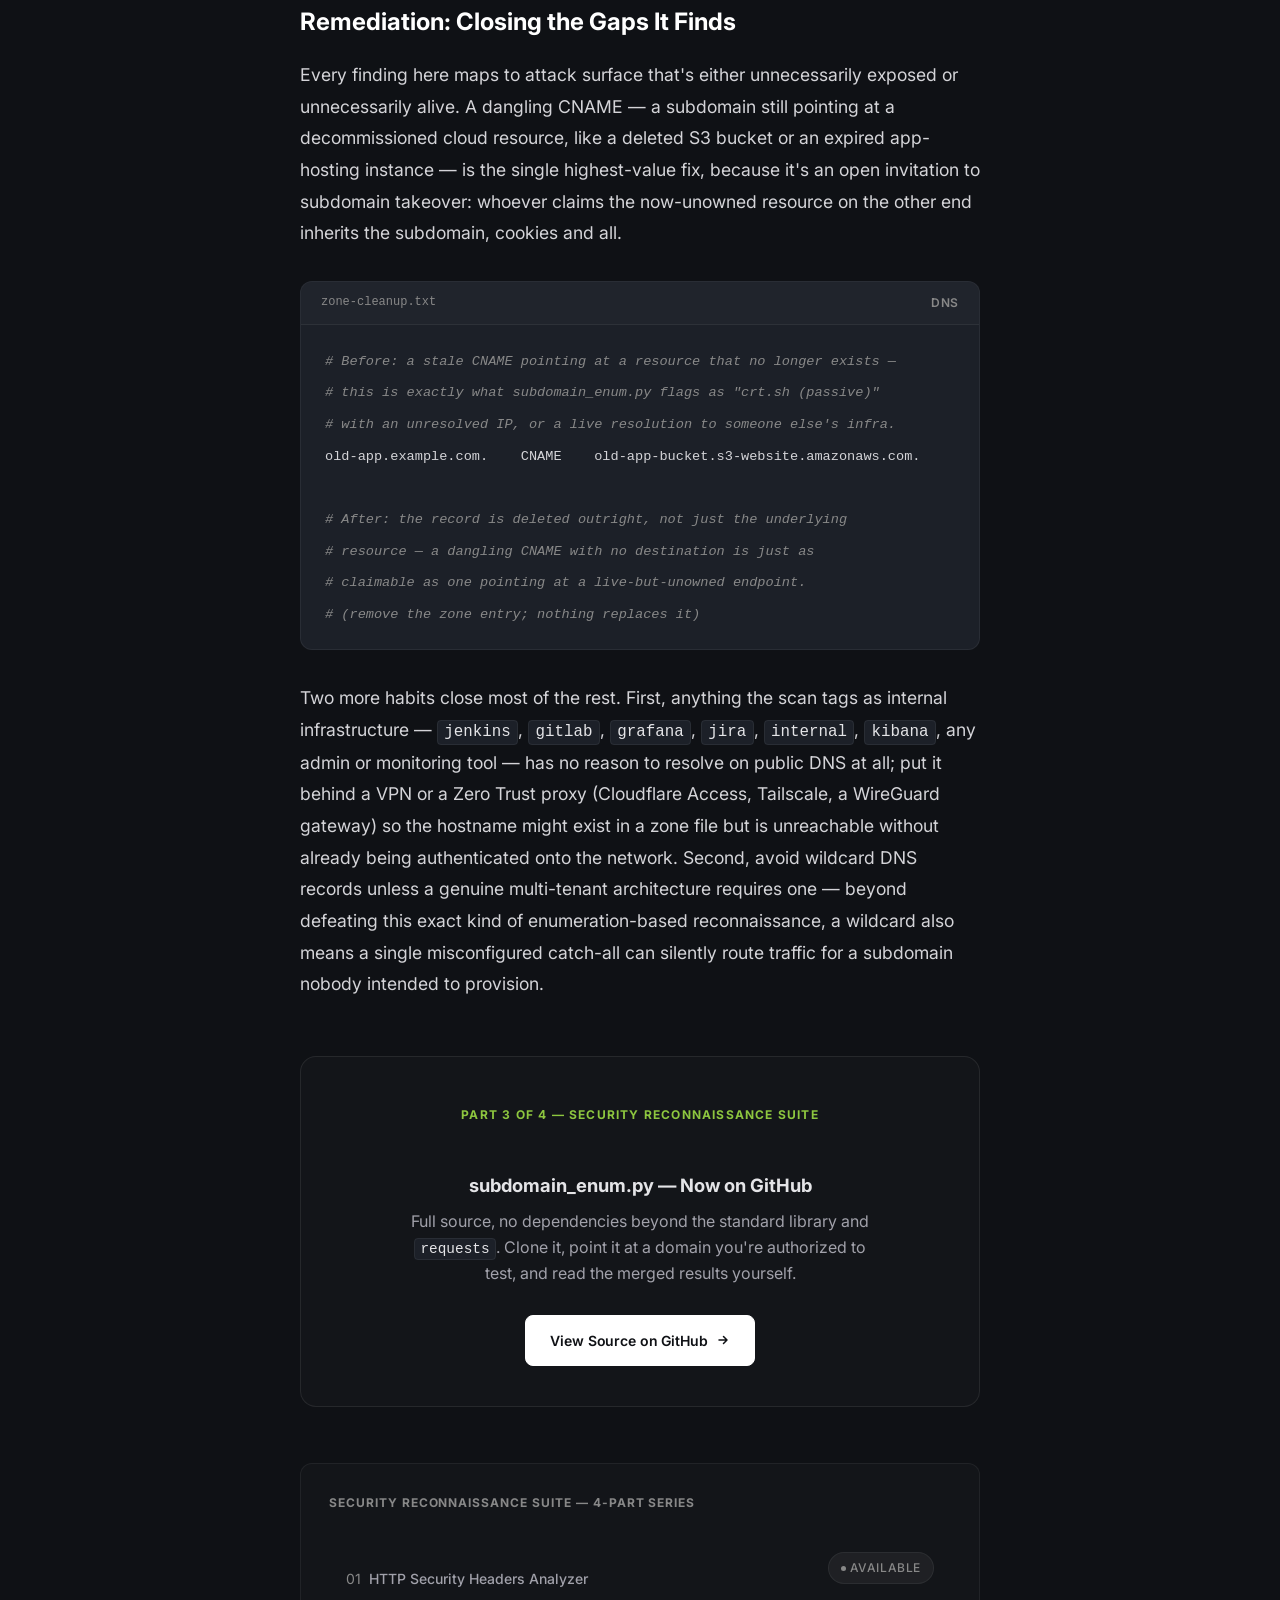
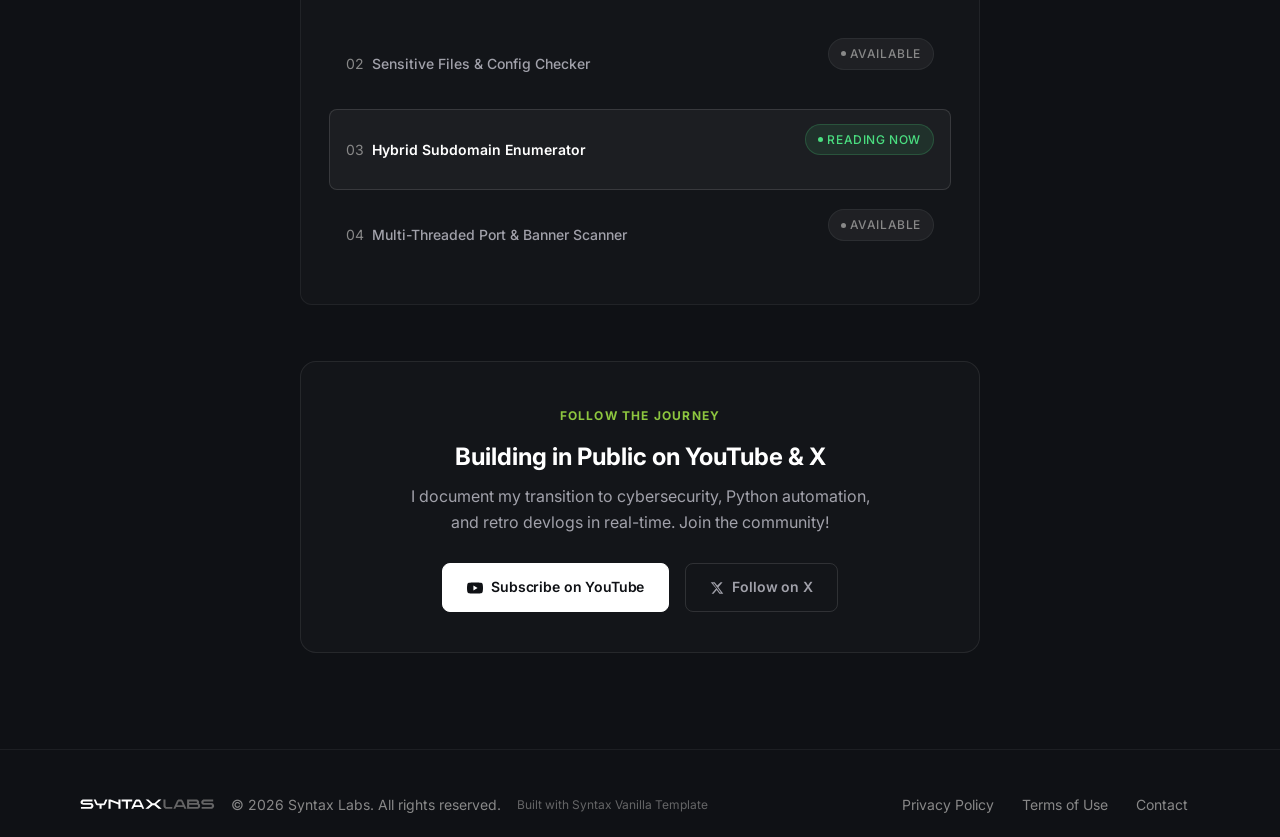
<file: blog/hybrid-subdomain-enumerator.html>
<!DOCTYPE html>
<html lang="en">
<head>
  <meta charset="UTF-8" />
  <meta name="viewport" content="width=device-width, initial-scale=1.0" />

  <meta name="description" content="Inside subdomain_enum.py: wildcard DNS detection that filters catch-all false positives, passive Certificate Transparency log mining via crt.sh, and active DNS brute-forcing merged into one source-tagged hybrid result set. Part 3 of the Security Reconnaissance Suite." />
  <link rel="icon" href="../favicon.svg" type="image/svg+xml" />

  <meta property="og:type" content="article" />
  <meta property="og:url" content="https://syntaxlabsapp.com/blog/hybrid-subdomain-enumerator.html" />
  <meta property="og:title" content="Hybrid Subdomain Enumerator: Finding the Subdomains Your Main Domain's Hardening Never Reached — Syntax Labs" />
  <meta property="og:description" content="Wildcard DNS detection, passive crt.sh Certificate Transparency parsing, and active DNS brute-forcing merged into a source-tagged attack surface map inside subdomain_enum.py — a CLI recon tool." />
  <meta property="og:image" content="https://syntaxlabsapp.com/open-graph.png" />

  <title>Hybrid Subdomain Enumerator: Finding the Subdomains Your Main Domain's Hardening Never Reached — Syntax Labs</title>

  <link rel="preconnect" href="https://fonts.googleapis.com" />
  <link rel="preconnect" href="https://fonts.gstatic.com" crossorigin />
  <link href="https://fonts.googleapis.com/css2?family=Inter:wght@400;500;600;700;800&display=swap" rel="stylesheet" />

  <link rel="stylesheet" href="../styles.css" />
</head>

<body>

  <!-- ============================================================
       HEADER
       ============================================================ -->
  <header class="site-header" role="banner">
    <div class="container">

      <!-- Logo -->
      <a href="/" class="logo" aria-label="Syntax Labs — home">
        <img src="/logo/logo.svg" alt="" class="logo__image" width="171" height="19" />
      </a>

      <!-- Navigation -->
      <nav class="site-nav" role="navigation" aria-label="Primary navigation">

        <!-- Twitter / X -->
        <a
          href="https://x.com/tabXport"
          class="nav-link"
          target="_blank"
          rel="noopener noreferrer"
          aria-label="Follow us on X (Twitter)"
        >
          <svg viewBox="0 0 24 24" fill="currentColor" xmlns="http://www.w3.org/2000/svg" aria-hidden="true">
            <path d="M18.244 2.25h3.308l-7.227 8.26 8.502 11.24H16.17l-4.714-6.231-5.401 6.231H2.741l7.73-8.835L1.254 2.25H8.08l4.265 5.638 5.9-5.638Zm-1.161 17.52h1.833L7.084 4.126H5.117L17.083 19.77Z"/>
          </svg>
          <span>Twitter</span>
        </a>

        <!-- YouTube -->
        <a
          href="https://www.youtube.com/@Artem_AlwaysBuilding"
          class="nav-link"
          target="_blank"
          rel="noopener noreferrer"
          aria-label="Watch us on YouTube"
        >
          <svg viewBox="0 0 24 24" fill="currentColor" xmlns="http://www.w3.org/2000/svg" aria-hidden="true">
            <path d="M23.495 6.205a3.007 3.007 0 0 0-2.088-2.088c-1.87-.501-9.396-.501-9.396-.501s-7.507-.01-9.396.501A3.007 3.007 0 0 0 .527 6.205a31.247 31.247 0 0 0-.522 5.805 31.247 31.247 0 0 0 .522 5.783 3.007 3.007 0 0 0 2.088 2.088c1.868.502 9.396.502 9.396.502s7.506 0 9.396-.502a3.007 3.007 0 0 0 2.088-2.088 31.247 31.247 0 0 0 .5-5.783 31.247 31.247 0 0 0-.5-5.805zM9.609 15.601V8.408l6.264 3.602z"/>
          </svg>
          <span>YouTube</span>
        </a>

        <!-- GitHub -->
        <a
          href="https://github.com/Artem-Kysylov"
          class="nav-link"
          target="_blank"
          rel="noopener noreferrer"
          aria-label="Find us on GitHub"
        >
          <svg viewBox="0 0 24 24" fill="currentColor" xmlns="http://www.w3.org/2000/svg" aria-hidden="true">
            <path d="M12 .297c-6.63 0-12 5.373-12 12 0 5.303 3.438 9.8 8.205 11.385.6.113.82-.258.82-.577 0-.285-.01-1.04-.015-2.04-3.338.724-4.042-1.61-4.042-1.61C4.422 18.07 3.633 17.7 3.633 17.7c-1.087-.744.084-.729.084-.729 1.205.084 1.838 1.236 1.838 1.236 1.07 1.835 2.809 1.305 3.495.998.108-.776.417-1.305.76-1.605-2.665-.3-5.466-1.332-5.466-5.93 0-1.31.465-2.38 1.235-3.22-.135-.303-.54-1.523.105-3.176 0 0 1.005-.322 3.3 1.23.96-.267 1.98-.399 3-.405 1.02.006 2.04.138 3 .405 2.28-1.552 3.285-1.23 3.285-1.23.645 1.653.24 2.873.12 3.176.765.84 1.23 1.91 1.23 3.22 0 4.61-2.805 5.625-5.475 5.92.42.36.81 1.096.81 2.22 0 1.606-.015 2.896-.015 3.286 0 .315.21.69.825.57C20.565 22.092 24 17.592 24 12.297c0-6.627-5.373-12-12-12"/>
          </svg>
          <span>GitHub</span>
        </a>

      </nav>
    </div>
  </header>

  <!-- MAIN ARTICLE CONTENT -->
  <main class="article-page">
    <div class="article-container">

      <a href="/" class="article-back">
        ← Back to Syntax Labs
      </a>

      <header class="article-header">
        <div class="journal-card__meta">
          <span class="journal-tag">#cybersecurity</span>
          <span class="journal-date">Nov 27, 2026 • 8 min read</span>
        </div>
        <h1 class="article-title">
          Hybrid Subdomain Enumerator: Finding the Subdomains Your Main Domain's Hardening Never Reached
        </h1>
        <p style="color: #a1a1aa; font-size: 0.95rem;">By Artem Kysylov</p>
      </header>

      <!-- ARTICLE BODY -->
      <article class="article-body">

        <p>
          A hardened main domain tells you almost nothing about what's actually reachable. Attackers don't start at <code>example.com</code> — they start at the subdomains nobody remembers provisioning: a <code>dev.example.com</code> still running last year's unpatched build, a <code>staging.example.com</code> with debug mode left on, a <code>jenkins.example.com</code> or <code>internal.example.com</code> that was never meant to see the public internet at all. The main domain gets every security review, every header audit, every pentest. The forgotten subdomain gets none of that, and it's sitting on the exact same DNS zone.
        </p>
        <p>
          That's the surface <strong>Hybrid Subdomain Enumerator</strong> (<code>subdomain_enum.py</code>) maps. It's a CLI tool that pairs two fundamentally different discovery methods — passive Certificate Transparency log mining and active DNS brute-forcing — because each one catches exactly what the other misses: CT logs surface historical and forgotten hosts no wordlist would ever guess, while brute-forcing confirms which hosts are actually alive right now, something a certificate log can't tell you on its own. Below is a breakdown of how the two get merged into one source-tagged result set, followed by the terminal output and the hardening steps that close what it finds.
        </p>

        <h2>Why Attack Surface Discovery Starts With Subdomains</h2>
        <p>
          Every subdomain is a separate deployment with its own code path, its own forgotten config, and often its own exemption from whatever hardening the main site went through. A <code>staging</code> environment exists specifically to test changes before they're safe — which means it's the one host in the zone most likely to be running debug mode, verbose error pages, or last month's unpatched dependency. An <code>internal</code> or <code>admin</code> subdomain was provisioned on the assumption that nobody outside the company would ever type its name — an assumption that DNS does nothing to enforce. None of this shows up by looking at the main site. It shows up only by finding the subdomain in the first place.
        </p>
        <p>
          Relying on a single discovery method misses most of it either way. A pure brute-force scanner only finds what's in its wordlist — it will never guess <code>payments-v2-deprecated.example.com</code> unless that exact string happens to be in the dictionary. A pure passive scanner only finds what's been publicly logged — it has no way to tell you whether a host it found two years ago is still alive today, or whether a brand-new internal tool that never got a public certificate even exists. Combining both is what turns "some subdomains" into a result set close to the real attack surface.
        </p>

        <blockquote>
          "Certificate Transparency tells you what has ever existed. DNS brute-forcing tells you what's alive right now. Neither answers the other's question — which is exactly why a scanner that only does one of them is reading half the map."
        </blockquote>

        <h2>Architecture &amp; Code Breakdown</h2>
        <p>
          <code>subdomain_enum.py</code> is built around three cooperating pieces: a wildcard probe that runs before anything else to keep catch-all DNS records from poisoning every later result, a passive lookup against public Certificate Transparency logs, and an active DNS dictionary pass that gets merged with the passive results into one tagged list. Here's how each one works.
        </p>

        <h3>1. Wildcard DNS Detection</h3>
        <p>
          Before a single prefix gets brute-forced, the scanner checks whether the zone even has a meaningful "not found" state. A wildcard <code>*.domain.com</code> DNS record makes every possible subdomain resolve to the same IP — including ones that were never actually provisioned — which would otherwise turn a 30-entry wordlist scan into 30 false positives instead of real findings.
        </p>

        <div class="article-code-block">
          <div class="article-code-block__header">
            <span class="article-code-block__filename">subdomain_enum.py</span>
            <span class="article-code-block__lang">Python</span>
          </div>
          <pre><code><span class="tok-kw">def</span> <span class="tok-fn">_detect_wildcard_ip</span>(<span class="tok-kw">self</span>, domain: <span class="tok-fn">str</span>) -&gt; <span class="tok-fn">str</span> | <span class="tok-kw">None</span>:
    <span class="tok-com">"""Probe a randomized subdomain that cannot legitimately exist.</span>
<span class="tok-com">    If it resolves anyway, the zone has a catch-all *.domain record —</span>
<span class="tok-com">    every brute-force guess will "hit" that same IP, turning a real</span>
<span class="tok-com">    scan into a flood of false positives unless we know to filter</span>
<span class="tok-com">    that IP out before anything is reported."""</span>
    probe = <span class="tok-fn">f</span><span class="tok-str">"nonexistent-wildcard-probe-948271.{domain}"</span>

    <span class="tok-kw">try</span>:
        <span class="tok-kw">return</span> socket.gethostbyname(probe)
    <span class="tok-kw">except</span> socket.gaierror:
        <span class="tok-com"># No resolution for a guaranteed-fake name — this zone has no</span>
        <span class="tok-com"># wildcard record, so every later hit can be trusted at face value.</span>
        <span class="tok-kw">return</span> <span class="tok-kw">None</span></code></pre>
        </div>

        <p>
          The randomized suffix (<code>948271</code>) matters as much as the probe itself — a static string like <code>test.domain.com</code> has a real chance of colliding with an actual provisioned host, which would wrongly disable wildcard filtering for the entire scan. A high-entropy, clearly nonsensical label is the only way to guarantee the probe can't accidentally be real.
        </p>

        <h3>2. Passive Certificate Transparency Recon</h3>
        <p>
          Every publicly trusted Certificate Authority is required to log every certificate it issues to a public, append-only Certificate Transparency log — that requirement exists to catch rogue CAs, but it has a convenient side effect for recon: every hostname that ever appeared on a certificate for a domain is discoverable, permanently, without the target ever seeing a DNS query. <code>crt.sh</code> exposes those logs as a queryable JSON API.
        </p>

        <div class="article-code-block">
          <div class="article-code-block__header">
            <span class="article-code-block__filename">subdomain_enum.py</span>
            <span class="article-code-block__lang">Python</span>
          </div>
          <pre><code>CRTSH_URL = <span class="tok-str">"https://crt.sh/?q=%.{domain}&output=json"</span>


<span class="tok-kw">def</span> <span class="tok-fn">_fetch_from_crtsh</span>(<span class="tok-kw">self</span>, domain: <span class="tok-fn">str</span>) -&gt; <span class="tok-fn">set</span>[<span class="tok-fn">str</span>]:
    <span class="tok-com">"""CT logs are public by design — every CA is required to publish</span>
<span class="tok-com">    every certificate it issues. Querying crt.sh surfaces years of</span>
<span class="tok-com">    historical subdomains (a decommissioned jenkins., an old staging-v1.)</span>
<span class="tok-com">    without sending a single DNS query to the target itself."""</span>
    subdomains: <span class="tok-fn">set</span>[<span class="tok-fn">str</span>] = <span class="tok-fn">set</span>()
    url = CRTSH_URL.<span class="tok-fn">format</span>(domain=domain)

    <span class="tok-kw">try</span>:
        resp = <span class="tok-kw">self</span>.session.get(url, timeout=<span class="tok-kw">self</span>.timeout)
        resp.raise_for_status()
        entries = resp.json()
    <span class="tok-kw">except</span> (requests.RequestException, ValueError):
        <span class="tok-com"># crt.sh rate-limits aggressively and occasionally returns malformed</span>
        <span class="tok-com"># JSON under load — a failed passive lookup should degrade the</span>
        <span class="tok-com"># scan, not crash it.</span>
        <span class="tok-kw">return</span> subdomains

    <span class="tok-kw">for</span> entry <span class="tok-kw">in</span> entries:
        <span class="tok-com"># name_value can pack multiple SANs into one newline-delimited</span>
        <span class="tok-com"># field, e.g. "api.example.com\n*.api.example.com\nold-api.example.com"</span>
        <span class="tok-kw">for</span> raw_name <span class="tok-kw">in</span> entry.get(<span class="tok-str">"name_value"</span>, <span class="tok-str">""</span>).split(<span class="tok-str">"\n"</span>):
            name = raw_name.strip().lower().lstrip(<span class="tok-str">"*."</span>)
            <span class="tok-kw">if</span> name.endswith(domain):
                subdomains.add(name)

    <span class="tok-kw">return</span> subdomains</code></pre>
        </div>

        <p>
          The wildcard-stripping step matters more than it looks. A certificate issued for <code>*.staging.example.com</code> proves that <code>staging.example.com</code> exists as a real zone, but <code>*.staging.example.com</code> itself is a pattern, not a hostname — reporting it as a finding would be reporting a wildcard glob as if it were a live subdomain. Stripping the <code>*.</code> prefix is what turns a certificate pattern into an actual candidate worth resolving.
        </p>

        <h3>3. Active DNS Dictionary Lookup &amp; Hybrid Merging</h3>
        <p>
          Passive results tell you what's been seen; they don't tell you what's alive. The brute-force pass resolves a curated list of 30 high-value infrastructure prefixes directly — the names most likely to point at something worth finding: <code>api</code>, <code>staging</code>, <code>admin</code>, <code>gitlab</code>, <code>grafana</code>, <code>jira</code>, <code>internal</code>, and two dozen others in the same spirit. <code>enumerate</code> is where this active set and the passive set from <code>crt.sh</code> come together.
        </p>

        <div class="article-code-block">
          <div class="article-code-block__header">
            <span class="article-code-block__filename">subdomain_enum.py</span>
            <span class="article-code-block__lang">Python</span>
          </div>
          <pre><code><span class="tok-com"># 30 high-value infrastructure prefixes — the names most likely to</span>
<span class="tok-com"># front something worth finding, not a generic dictionary dump.</span>
HIGH_VALUE_PREFIXES = [
    <span class="tok-str">"api"</span>, <span class="tok-str">"staging"</span>, <span class="tok-str">"dev"</span>, <span class="tok-str">"admin"</span>, <span class="tok-str">"test"</span>, <span class="tok-str">"vpn"</span>, <span class="tok-str">"mail"</span>, <span class="tok-str">"ftp"</span>,
    <span class="tok-str">"jenkins"</span>, <span class="tok-str">"gitlab"</span>, <span class="tok-str">"grafana"</span>, <span class="tok-str">"jira"</span>, <span class="tok-str">"internal"</span>, <span class="tok-str">"git"</span>, <span class="tok-str">"ci"</span>,
    <span class="tok-str">"sso"</span>, <span class="tok-str">"auth"</span>, <span class="tok-str">"portal"</span>, <span class="tok-str">"dashboard"</span>, <span class="tok-str">"beta"</span>, <span class="tok-str">"demo"</span>, <span class="tok-str">"uat"</span>,
    <span class="tok-str">"monitoring"</span>, <span class="tok-str">"kibana"</span>, <span class="tok-str">"db"</span>, <span class="tok-str">"backup"</span>, <span class="tok-str">"old"</span>, <span class="tok-str">"secure"</span>, <span class="tok-str">"ns1"</span>, <span class="tok-str">"mx"</span>,
]


<span class="tok-kw">def</span> <span class="tok-fn">_bruteforce_dns</span>(<span class="tok-kw">self</span>, domain: <span class="tok-fn">str</span>, wildcard_ip: <span class="tok-fn">str</span> | <span class="tok-kw">None</span>) -&gt; <span class="tok-fn">dict</span>[<span class="tok-fn">str</span>, <span class="tok-fn">str</span>]:
    <span class="tok-com">"""Resolve each high-value prefix directly — no external service</span>
<span class="tok-com">    involved, so this is the only part of the scan that touches the</span>
<span class="tok-com">    target's own DNS servers."""</span>
    active: <span class="tok-fn">dict</span>[<span class="tok-fn">str</span>, <span class="tok-fn">str</span>] = {}

    <span class="tok-kw">for</span> prefix <span class="tok-kw">in</span> HIGH_VALUE_PREFIXES:
        candidate = <span class="tok-fn">f</span><span class="tok-str">"{prefix}.{domain}"</span>
        <span class="tok-kw">try</span>:
            ip = socket.gethostbyname(candidate)
        <span class="tok-kw">except</span> socket.gaierror:
            <span class="tok-kw">continue</span>

        <span class="tok-kw">if</span> wildcard_ip <span class="tok-kw">and</span> ip == wildcard_ip:
            <span class="tok-com"># Every brute-force guess "resolves" on a wildcard zone — without</span>
            <span class="tok-com"># this check, a single catch-all record makes it look like all</span>
            <span class="tok-com"># 30 prefixes exist, when in reality none of them do.</span>
            <span class="tok-kw">continue</span>

        active[candidate] = ip

    <span class="tok-kw">return</span> active


<span class="tok-kw">def</span> <span class="tok-fn">enumerate</span>(<span class="tok-kw">self</span>, domain: <span class="tok-fn">str</span>) -&gt; <span class="tok-fn">list</span>[Result]:
    wildcard_ip = <span class="tok-kw">self</span>._detect_wildcard_ip(domain)
    passive_subdomains = <span class="tok-kw">self</span>._fetch_from_crtsh(domain)
    active_map = <span class="tok-kw">self</span>._bruteforce_dns(domain, wildcard_ip)

    <span class="tok-com"># Union, not concatenation — crt.sh and brute-force frequently</span>
    <span class="tok-com"># rediscover the same host, and a de-duplicated set is what makes</span>
    <span class="tok-com"># source tagging below mean something instead of double-reporting.</span>
    all_subdomains = passive_subdomains | <span class="tok-fn">set</span>(active_map.keys())

    results = []
    <span class="tok-kw">for</span> name <span class="tok-kw">in</span> <span class="tok-fn">sorted</span>(all_subdomains):
        in_passive = name <span class="tok-kw">in</span> passive_subdomains
        in_active = name <span class="tok-kw">in</span> active_map

        <span class="tok-kw">if</span> in_passive <span class="tok-kw">and</span> in_active:
            source = <span class="tok-str">"crt.sh + DNS"</span>
        <span class="tok-kw">elif</span> in_active:
            source = <span class="tok-str">"DNS brute-force"</span>
        <span class="tok-kw">else</span>:
            source = <span class="tok-str">"crt.sh (passive)"</span>

        <span class="tok-com"># A name from crt.sh with no active resolution is still worth</span>
        <span class="tok-com"># reporting — it's a historical or dangling record, exactly the</span>
        <span class="tok-com"># kind of leftover a subdomain takeover targets.</span>
        ip = active_map.get(name, <span class="tok-str">"unresolved"</span>)
        results.append(Result(name, ip, source))

    <span class="tok-kw">return</span> results</code></pre>
        </div>

        <p>
          The three-way source tag is what makes the output actionable instead of just a list of names. <code>"crt.sh + DNS"</code> is a high-confidence, currently-live host. <code>"DNS brute-force"</code> is a live host that was never certificate-logged — often an internal tool fronted by a self-signed cert. <code>"crt.sh (passive)"</code> with an <code>unresolved</code> IP is the most interesting bucket of all: a name that used to point somewhere and doesn't anymore, which is precisely the shape of a dangling DNS record a subdomain takeover targets.
        </p>

        <h2>Seeing It Run</h2>
        <p>
          Pointed at a target domain, the scanner detects a clean (non-wildcard) zone, pulls back a handful of certificate-logged hosts going back several years, confirms which of the 30 brute-forced prefixes currently resolve, and prints a merged table with every row tagged by source and every IP marked live or <code>unresolved</code>.
        </p>

        <figure class="article-figure">
          <img src="assets/subdomain_enum_terminal.png" alt="Terminal output of subdomain_enum.py running against iana.org" width="1194" height="404" loading="lazy" />
          <figcaption>Running subdomain_enum.py against iana.org — graceful crt.sh timeout fallback and active DNS brute-force discovery</figcaption>
        </figure>

        <h2>Remediation: Closing the Gaps It Finds</h2>
        <p>
          Every finding here maps to attack surface that's either unnecessarily exposed or unnecessarily alive. A dangling CNAME — a subdomain still pointing at a decommissioned cloud resource, like a deleted S3 bucket or an expired app-hosting instance — is the single highest-value fix, because it's an open invitation to subdomain takeover: whoever claims the now-unowned resource on the other end inherits the subdomain, cookies and all.
        </p>

        <div class="article-code-block">
          <div class="article-code-block__header">
            <span class="article-code-block__filename">zone-cleanup.txt</span>
            <span class="article-code-block__lang">DNS</span>
          </div>
          <pre><code><span class="tok-com"># Before: a stale CNAME pointing at a resource that no longer exists —</span>
<span class="tok-com"># this is exactly what subdomain_enum.py flags as "crt.sh (passive)"</span>
<span class="tok-com"># with an unresolved IP, or a live resolution to someone else's infra.</span>
old-app.example.com.    CNAME    old-app-bucket.s3-website.amazonaws.com.

<span class="tok-com"># After: the record is deleted outright, not just the underlying</span>
<span class="tok-com"># resource — a dangling CNAME with no destination is just as</span>
<span class="tok-com"># claimable as one pointing at a live-but-unowned endpoint.</span>
<span class="tok-com"># (remove the zone entry; nothing replaces it)</span></code></pre>
        </div>

        <p>
          Two more habits close most of the rest. First, anything the scan tags as internal infrastructure — <code>jenkins</code>, <code>gitlab</code>, <code>grafana</code>, <code>jira</code>, <code>internal</code>, <code>kibana</code>, any admin or monitoring tool — has no reason to resolve on public DNS at all; put it behind a VPN or a Zero Trust proxy (Cloudflare Access, Tailscale, a WireGuard gateway) so the hostname might exist in a zone file but is unreachable without already being authenticated onto the network. Second, avoid wildcard DNS records unless a genuine multi-tenant architecture requires one — beyond defeating this exact kind of enumeration-based reconnaissance, a wildcard also means a single misconfigured catch-all can silently route traffic for a subdomain nobody intended to provision.
        </p>

        <!-- Repository CTA -->
        <div class="article-cta-card">
          <span class="cta-badge">Part 3 of 4 — Security Reconnaissance Suite</span>
          <h3>subdomain_enum.py — Now on GitHub</h3>
          <p>Full source, no dependencies beyond the standard library and <code>requests</code>. Clone it, point it at a domain you're authorized to test, and read the merged results yourself.</p>
          <div class="cta-actions">
            <a href="https://github.com/Artem-Kysylov/subdomain_enum" target="_blank" rel="noopener noreferrer" class="btn btn--primary">
              View Source on GitHub
              <svg width="14" height="14" viewBox="0 0 14 14" fill="none" xmlns="http://www.w3.org/2000/svg" aria-hidden="true">
                <path d="M3 7H11M11 7L7.5 3.5M11 7L7.5 10.5" stroke="currentColor" stroke-width="1.5" stroke-linecap="round" stroke-linejoin="round"/>
              </svg>
            </a>
          </div>
        </div>

        <!-- Series Navigation -->
        <div class="series-nav">
          <p class="series-nav__title">Security Reconnaissance Suite — 4-Part Series</p>
          <ul class="series-nav__list">
            <li class="series-nav__item">
              <a href="http-security-headers-analyzer.html" class="series-nav__label series-nav__label--link">
                <span class="series-nav__index">01</span>HTTP Security Headers Analyzer
              </a>
              <span class="badge badge--read"><span class="badge__dot"></span>Available</span>
            </li>
            <li class="series-nav__item">
              <a href="sensitive-files-config-checker.html" class="series-nav__label series-nav__label--link">
                <span class="series-nav__index">02</span>Sensitive Files &amp; Config Checker
              </a>
              <span class="badge badge--read"><span class="badge__dot"></span>Available</span>
            </li>
            <li class="series-nav__item series-nav__item--active">
              <span class="series-nav__label"><span class="series-nav__index">03</span>Hybrid Subdomain Enumerator</span>
              <span class="badge badge--active"><span class="badge__dot"></span>Reading now</span>
            </li>
            <li class="series-nav__item">
              <a href="multi-threaded-port-banner-scanner.html" class="series-nav__label series-nav__label--link">
                <span class="series-nav__index">04</span>Multi-Threaded Port &amp; Banner Scanner
              </a>
              <span class="badge badge--read"><span class="badge__dot"></span>Available</span>
            </li>
          </ul>
        </div>

      </article>

      <!-- Social CTA -->
      <div class="article-cta-card">
        <span class="cta-badge">Follow the Journey</span>
        <h3>Building in Public on YouTube &amp; X</h3>
        <p>I document my transition to cybersecurity, Python automation, and retro devlogs in real-time. Join the community!</p>
        <div class="cta-actions">
          <a href="https://www.youtube.com/@Artem_AlwaysBuilding" target="_blank" rel="noopener noreferrer" class="btn btn--primary">
            <svg width="16" height="16" viewBox="0 0 24 24" fill="currentColor" aria-hidden="true">
              <path d="M23.495 6.205a3.007 3.007 0 0 0-2.088-2.088c-1.87-.501-9.396-.501-9.396-.501s-7.507-.01-9.396.501A3.007 3.007 0 0 0 .527 6.205a31.247 31.247 0 0 0-.522 5.805 31.247 31.247 0 0 0 .522 5.783 3.007 3.007 0 0 0 2.088 2.088c1.868.502 9.396.502 9.396.502s7.506 0 9.396-.502a3.007 3.007 0 0 0 2.088-2.088 31.247 31.247 0 0 0 .5-5.783 31.247 31.247 0 0 0-.5-5.805zM9.609 15.601V8.408l6.264 3.602z"/>
            </svg>
            Subscribe on YouTube
          </a>
          <a href="https://x.com/tabXport" target="_blank" rel="noopener noreferrer" class="btn btn--ghost">
            <svg width="14" height="14" viewBox="0 0 24 24" fill="currentColor" aria-hidden="true">
              <path d="M18.244 2.25h3.308l-7.227 8.26 8.502 11.24H16.17l-4.714-6.231-5.401 6.231H2.741l7.73-8.835L1.254 2.25H8.08l4.265 5.638 5.9-5.638Zm-1.161 17.52h1.833L7.084 4.126H5.117L17.083 19.77Z"/>
            </svg>
            Follow on X
          </a>
        </div>
      </div>

    </div>
  </main>

<!-- ============================================================
       FOOTER
       ============================================================ -->
  <footer class="site-footer" role="contentinfo">
    <div class="container">

      <div class="footer-left">
        <img src="/logo/logo.svg" alt="Syntax Labs" class="footer-logo" width="171" height="19" />
        <span class="footer-copy">© 2026 Syntax Labs. All rights reserved.</span>
        <a href="https://github.com/Artem-Kysylov/syntax-labs-vanilla-template" class="footer-template-link" target="_blank" rel="noopener noreferrer">Built with Syntax Vanilla Template</a>
      </div>

      <nav class="footer-nav" aria-label="Footer navigation">
        <a href="/privacy.html" class="footer-link">Privacy Policy</a>
        <a href="/terms.html" class="footer-link">Terms of Use</a>
        <a href="mailto:hello@syntaxlabsapp.com" class="footer-link">Contact</a>
      </nav>

    </div>
  </footer>

</body>
</html>
</file>
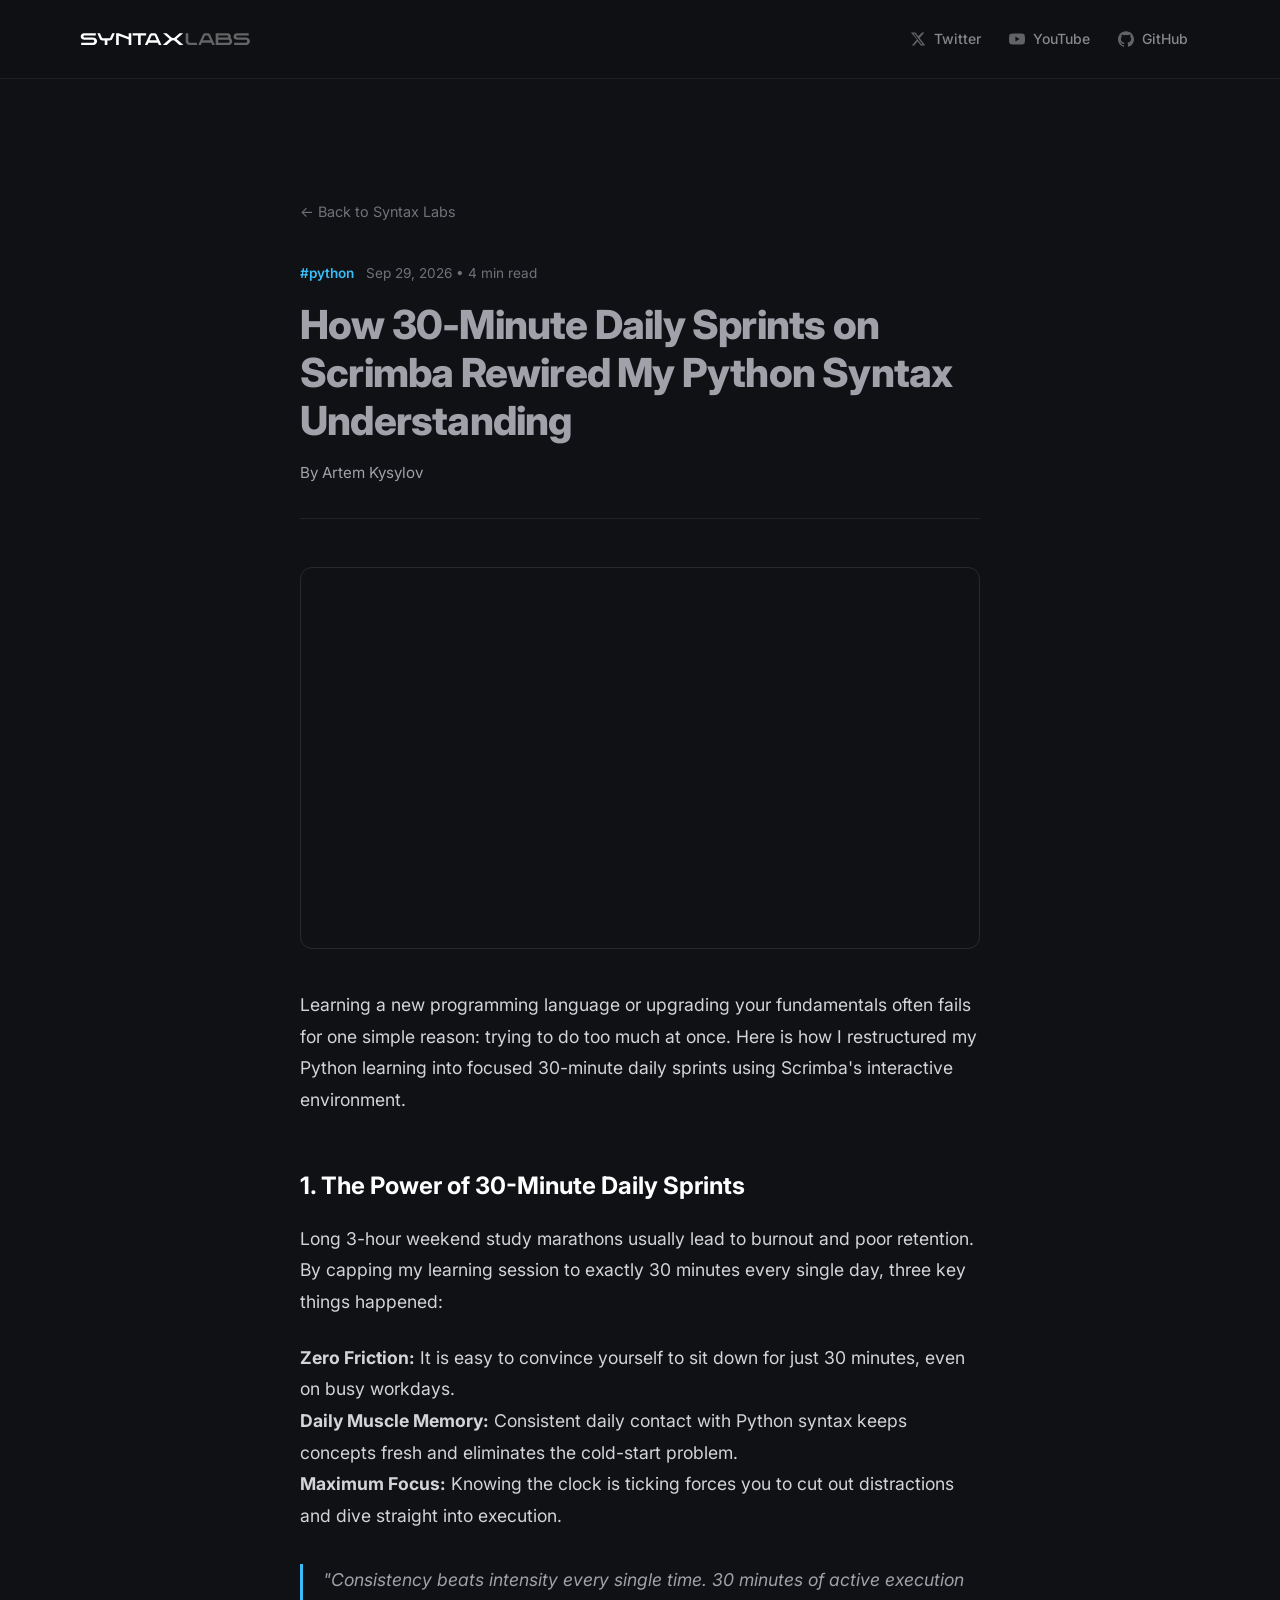
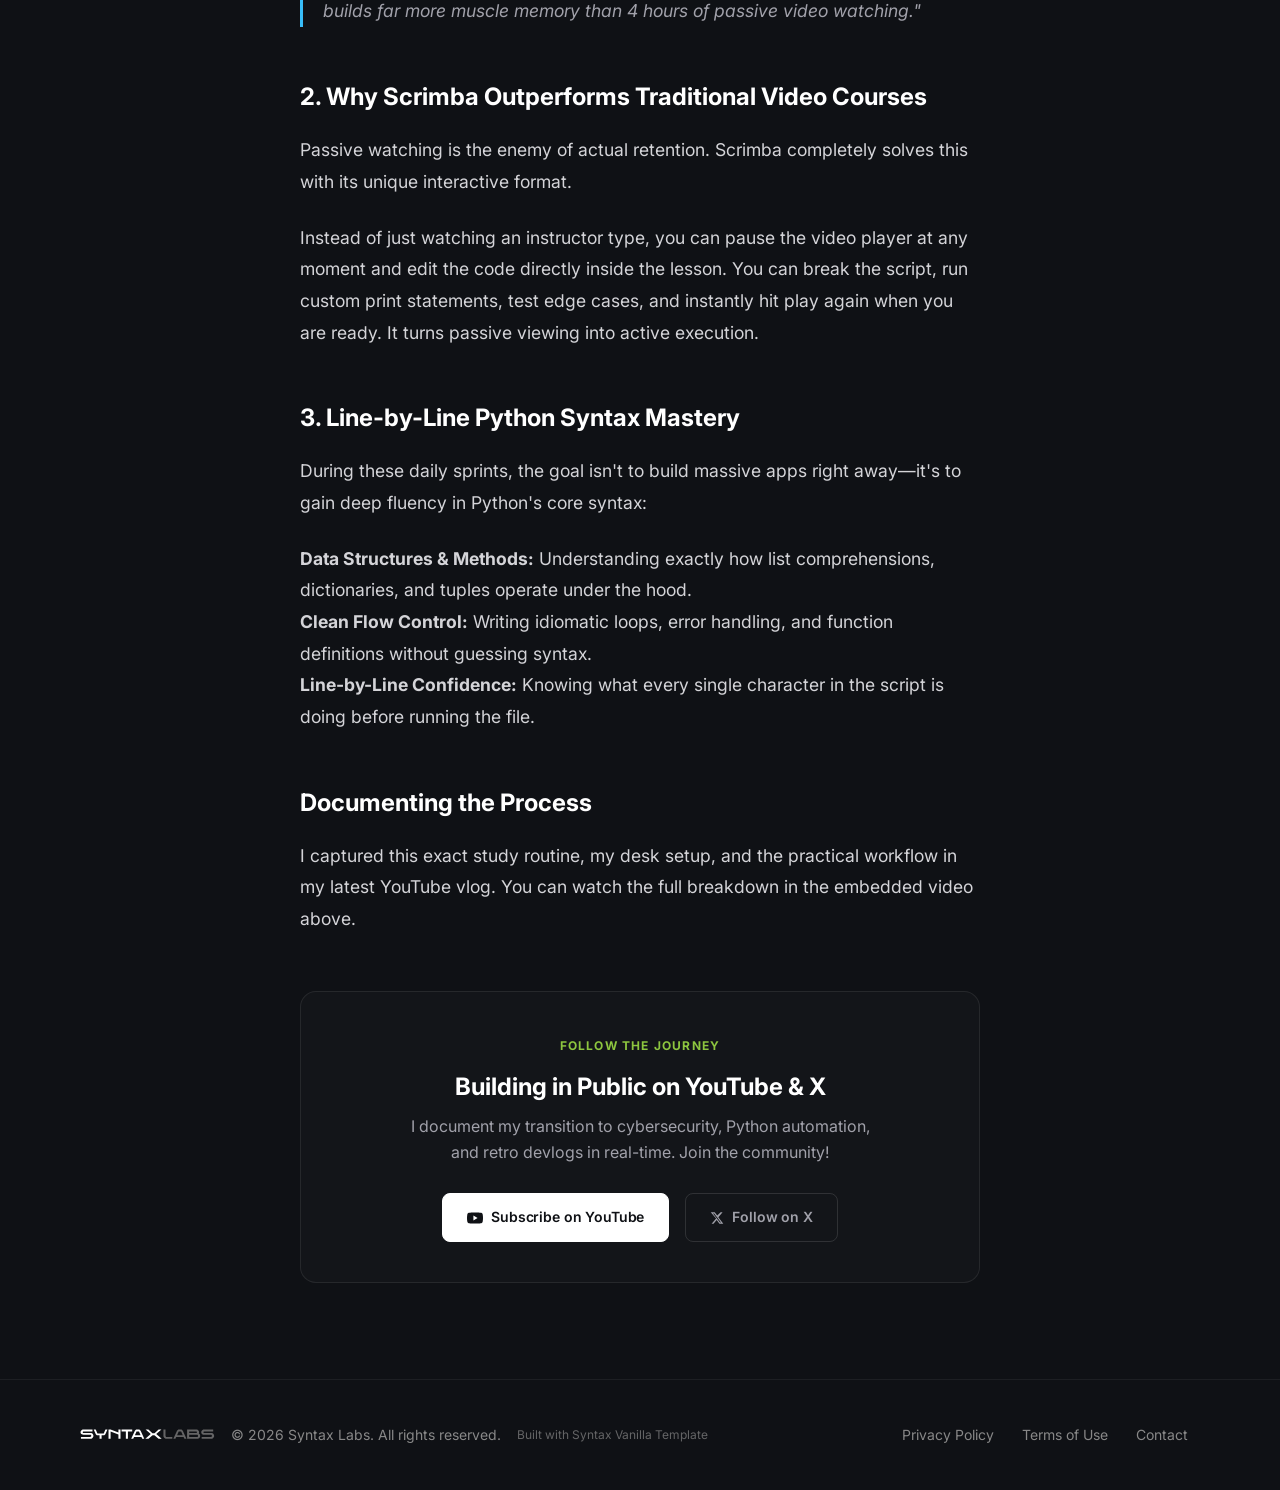
<file: blog/mastering-python-with-30-min-scrimba-sprints.html>
<!DOCTYPE html>
<html lang="en">
<head>
  <meta charset="UTF-8" />
  <meta name="viewport" content="width=device-width, initial-scale=1.0" />
  
  <meta name="description" content="How 30-minute daily sprints on Scrimba helped me master Python syntax line-by-line and build a consistent learning routine." />
  <link rel="icon" href="../favicon.svg" type="image/svg+xml" />

  <meta property="og:type" content="article" />
  <meta property="og:url" content="https://syntaxlabsapp.com/blog/mastering-python-with-30-min-scrimba-sprints.html" />
  <meta property="og:title" content="How 30-Minute Daily Sprints on Scrimba Rewired My Python Understanding — Syntax Labs" />
  <meta property="og:description" content="Mastering Python syntax line-by-line through interactive Scrimba screencasts and atomic 30-minute daily habits." />
  <meta property="og:image" content="https://syntaxlabsapp.com/open-graph.png" />

  <title>How 30-Minute Daily Sprints on Scrimba Rewired My Python Understanding — Syntax Labs</title>

  <link rel="preconnect" href="https://fonts.googleapis.com" />
  <link rel="preconnect" href="https://fonts.gstatic.com" crossorigin />
  <link href="https://fonts.googleapis.com/css2?family=Inter:wght@400;500;600;700;800&display=swap" rel="stylesheet" />

  <link rel="stylesheet" href="../styles.css" />
</head>

<body>

  <!-- ============================================================
       HEADER
       ============================================================ -->
  <header class="site-header" role="banner">
    <div class="container">

      <!-- Logo -->
      <a href="/" class="logo" aria-label="Syntax Labs — home">
        <img src="/logo/logo.svg" alt="" class="logo__image" width="171" height="19" />
      </a>

      <!-- Navigation -->
      <nav class="site-nav" role="navigation" aria-label="Primary navigation">

        <!-- Twitter / X -->
        <a
          href="https://x.com/tabXport"
          class="nav-link"
          target="_blank"
          rel="noopener noreferrer"
          aria-label="Follow us on X (Twitter)"
        >
          <svg viewBox="0 0 24 24" fill="currentColor" xmlns="http://www.w3.org/2000/svg" aria-hidden="true">
            <path d="M18.244 2.25h3.308l-7.227 8.26 8.502 11.24H16.17l-4.714-6.231-5.401 6.231H2.741l7.73-8.835L1.254 2.25H8.08l4.265 5.638 5.9-5.638Zm-1.161 17.52h1.833L7.084 4.126H5.117L17.083 19.77Z"/>
          </svg>
          <span>Twitter</span>
        </a>

        <!-- YouTube -->
        <a
          href="https://www.youtube.com/@Artem_AlwaysBuilding"
          class="nav-link"
          target="_blank"
          rel="noopener noreferrer"
          aria-label="Watch us on YouTube"
        >
          <svg viewBox="0 0 24 24" fill="currentColor" xmlns="http://www.w3.org/2000/svg" aria-hidden="true">
            <path d="M23.495 6.205a3.007 3.007 0 0 0-2.088-2.088c-1.87-.501-9.396-.501-9.396-.501s-7.507-.01-9.396.501A3.007 3.007 0 0 0 .527 6.205a31.247 31.247 0 0 0-.522 5.805 31.247 31.247 0 0 0 .522 5.783 3.007 3.007 0 0 0 2.088 2.088c1.868.502 9.396.502 9.396.502s7.506 0 9.396-.502a3.007 3.007 0 0 0 2.088-2.088 31.247 31.247 0 0 0 .5-5.783 31.247 31.247 0 0 0-.5-5.805zM9.609 15.601V8.408l6.264 3.602z"/>
          </svg>
          <span>YouTube</span>
        </a>

        <!-- GitHub -->
        <a
          href="https://github.com/Artem-Kysylov"
          class="nav-link"
          target="_blank"
          rel="noopener noreferrer"
          aria-label="Find us on GitHub"
        >
          <svg viewBox="0 0 24 24" fill="currentColor" xmlns="http://www.w3.org/2000/svg" aria-hidden="true">
            <path d="M12 .297c-6.63 0-12 5.373-12 12 0 5.303 3.438 9.8 8.205 11.385.6.113.82-.258.82-.577 0-.285-.01-1.04-.015-2.04-3.338.724-4.042-1.61-4.042-1.61C4.422 18.07 3.633 17.7 3.633 17.7c-1.087-.744.084-.729.084-.729 1.205.084 1.838 1.236 1.838 1.236 1.07 1.835 2.809 1.305 3.495.998.108-.776.417-1.305.76-1.605-2.665-.3-5.466-1.332-5.466-5.93 0-1.31.465-2.38 1.235-3.22-.135-.303-.54-1.523.105-3.176 0 0 1.005-.322 3.3 1.23.96-.267 1.98-.399 3-.405 1.02.006 2.04.138 3 .405 2.28-1.552 3.285-1.23 3.285-1.23.645 1.653.24 2.873.12 3.176.765.84 1.23 1.91 1.23 3.22 0 4.61-2.805 5.625-5.475 5.92.42.36.81 1.096.81 2.22 0 1.606-.015 2.896-.015 3.286 0 .315.21.69.825.57C20.565 22.092 24 17.592 24 12.297c0-6.627-5.373-12-12-12"/>
          </svg>
          <span>GitHub</span>
        </a>

      </nav>
    </div>
  </header>

  <main class="article-page">
    <div class="article-container">

      <a href="/" class="article-back">
        ← Back to Syntax Labs
      </a>

      <header class="article-header">
        <div class="journal-card__meta">
          <span class="journal-tag">#python</span>
          <span class="journal-date">Sep 29, 2026 • 4 min read</span>
        </div>
        <h1 class="article-title">
          How 30-Minute Daily Sprints on Scrimba Rewired My Python Syntax Understanding
        </h1>
        <p style="color: #a1a1aa; font-size: 0.95rem;">By Artem Kysylov</p>
      </header>

      <!-- Embedded YouTube Video (Vlog 02) -->
      <div class="article-video-box">
        <iframe 
          src="https://www.youtube.com/embed/oRVGtXEn8x8" 
          title="How to Learn ANY Skill in 30 Mins a Day" 
          allow="accelerometer; autoplay; clipboard-write; encrypted-media; gyroscope; picture-in-picture" 
          allowfullscreen>
        </iframe>
      </div>

      <!-- ARTICLE BODY -->
      <article class="article-body">
        <p>
          Learning a new programming language or upgrading your fundamentals often fails for one simple reason: trying to do too much at once. Here is how I restructured my Python learning into focused 30-minute daily sprints using Scrimba's interactive environment.
        </p>

        <h2>1. The Power of 30-Minute Daily Sprints</h2>
        <p>
          Long 3-hour weekend study marathons usually lead to burnout and poor retention. By capping my learning session to exactly 30 minutes every single day, three key things happened:
        </p>
        <ul>
          <li><strong>Zero Friction:</strong> It is easy to convince yourself to sit down for just 30 minutes, even on busy workdays.</li>
          <li><strong>Daily Muscle Memory:</strong> Consistent daily contact with Python syntax keeps concepts fresh and eliminates the cold-start problem.</li>
          <li><strong>Maximum Focus:</strong> Knowing the clock is ticking forces you to cut out distractions and dive straight into execution.</li>
        </ul>

        <blockquote>
          "Consistency beats intensity every single time. 30 minutes of active execution builds far more muscle memory than 4 hours of passive video watching."
        </blockquote>

        <h2>2. Why Scrimba Outperforms Traditional Video Courses</h2>
        <p>
          Passive watching is the enemy of actual retention. Scrimba completely solves this with its unique interactive format.
        </p>
        <p>
          Instead of just watching an instructor type, you can pause the video player at any moment and edit the code directly inside the lesson. You can break the script, run custom print statements, test edge cases, and instantly hit play again when you are ready. It turns passive viewing into active execution.
        </p>

        <h2>3. Line-by-Line Python Syntax Mastery</h2>
        <p>
          During these daily sprints, the goal isn't to build massive apps right away—it's to gain deep fluency in Python's core syntax:
        </p>
        <ul>
          <li><strong>Data Structures &amp; Methods:</strong> Understanding exactly how list comprehensions, dictionaries, and tuples operate under the hood.</li>
          <li><strong>Clean Flow Control:</strong> Writing idiomatic loops, error handling, and function definitions without guessing syntax.</li>
          <li><strong>Line-by-Line Confidence:</strong> Knowing what every single character in the script is doing before running the file.</li>
        </ul>

        <h2>Documenting the Process</h2>
        <p>
          I captured this exact study routine, my desk setup, and the practical workflow in my latest YouTube vlog. You can watch the full breakdown in the embedded video above.
        </p>
      </article>

      <!-- Social CTA -->
      <div class="article-cta-card">
        <span class="cta-badge">Follow the Journey</span>
        <h3>Building in Public on YouTube &amp; X</h3>
        <p>I document my transition to cybersecurity, Python automation, and retro devlogs in real-time. Join the community!</p>
        <div class="cta-actions">
          <a href="https://www.youtube.com/@Artem_AlwaysBuilding" target="_blank" rel="noopener noreferrer" class="btn btn--primary">
            <svg width="16" height="16" viewBox="0 0 24 24" fill="currentColor" aria-hidden="true">
              <path d="M23.495 6.205a3.007 3.007 0 0 0-2.088-2.088c-1.87-.501-9.396-.501-9.396-.501s-7.507-.01-9.396.501A3.007 3.007 0 0 0 .527 6.205a31.247 31.247 0 0 0-.522 5.805 31.247 31.247 0 0 0 .522 5.783 3.007 3.007 0 0 0 2.088 2.088c1.868.502 9.396.502 9.396.502s7.506 0 9.396-.502a3.007 3.007 0 0 0 2.088-2.088 31.247 31.247 0 0 0 .5-5.783 31.247 31.247 0 0 0-.5-5.805zM9.609 15.601V8.408l6.264 3.602z"/>
            </svg>
            Subscribe on YouTube
          </a>
          <a href="https://x.com/tabXport" target="_blank" rel="noopener noreferrer" class="btn btn--ghost">
            <svg width="14" height="14" viewBox="0 0 24 24" fill="currentColor" aria-hidden="true">
              <path d="M18.244 2.25h3.308l-7.227 8.26 8.502 11.24H16.17l-4.714-6.231-5.401 6.231H2.741l7.73-8.835L1.254 2.25H8.08l4.265 5.638 5.9-5.638Zm-1.161 17.52h1.833L7.084 4.126H5.117L17.083 19.77Z"/>
            </svg>
            Follow on X
          </a>
        </div>
      </div>

    </div>
  </main>

  <!-- ============================================================
       FOOTER
       ============================================================ -->
  <footer class="site-footer" role="contentinfo">
    <div class="container">

      <div class="footer-left">
        <img src="/logo/logo.svg" alt="Syntax Labs" class="footer-logo" width="171" height="19" />
        <span class="footer-copy">© 2026 Syntax Labs. All rights reserved.</span>
        <a href="https://github.com/Artem-Kysylov/syntax-labs-vanilla-template" class="footer-template-link" target="_blank" rel="noopener noreferrer">Built with Syntax Vanilla Template</a>
      </div>

      <nav class="footer-nav" aria-label="Footer navigation">
        <a href="/privacy.html" class="footer-link">Privacy Policy</a>
        <a href="/terms.html" class="footer-link">Terms of Use</a>
        <a href="mailto:hello@syntaxlabsapp.com" class="footer-link">Contact</a>
      </nav>

    </div>
  </footer>

</body>
</html>
</file>
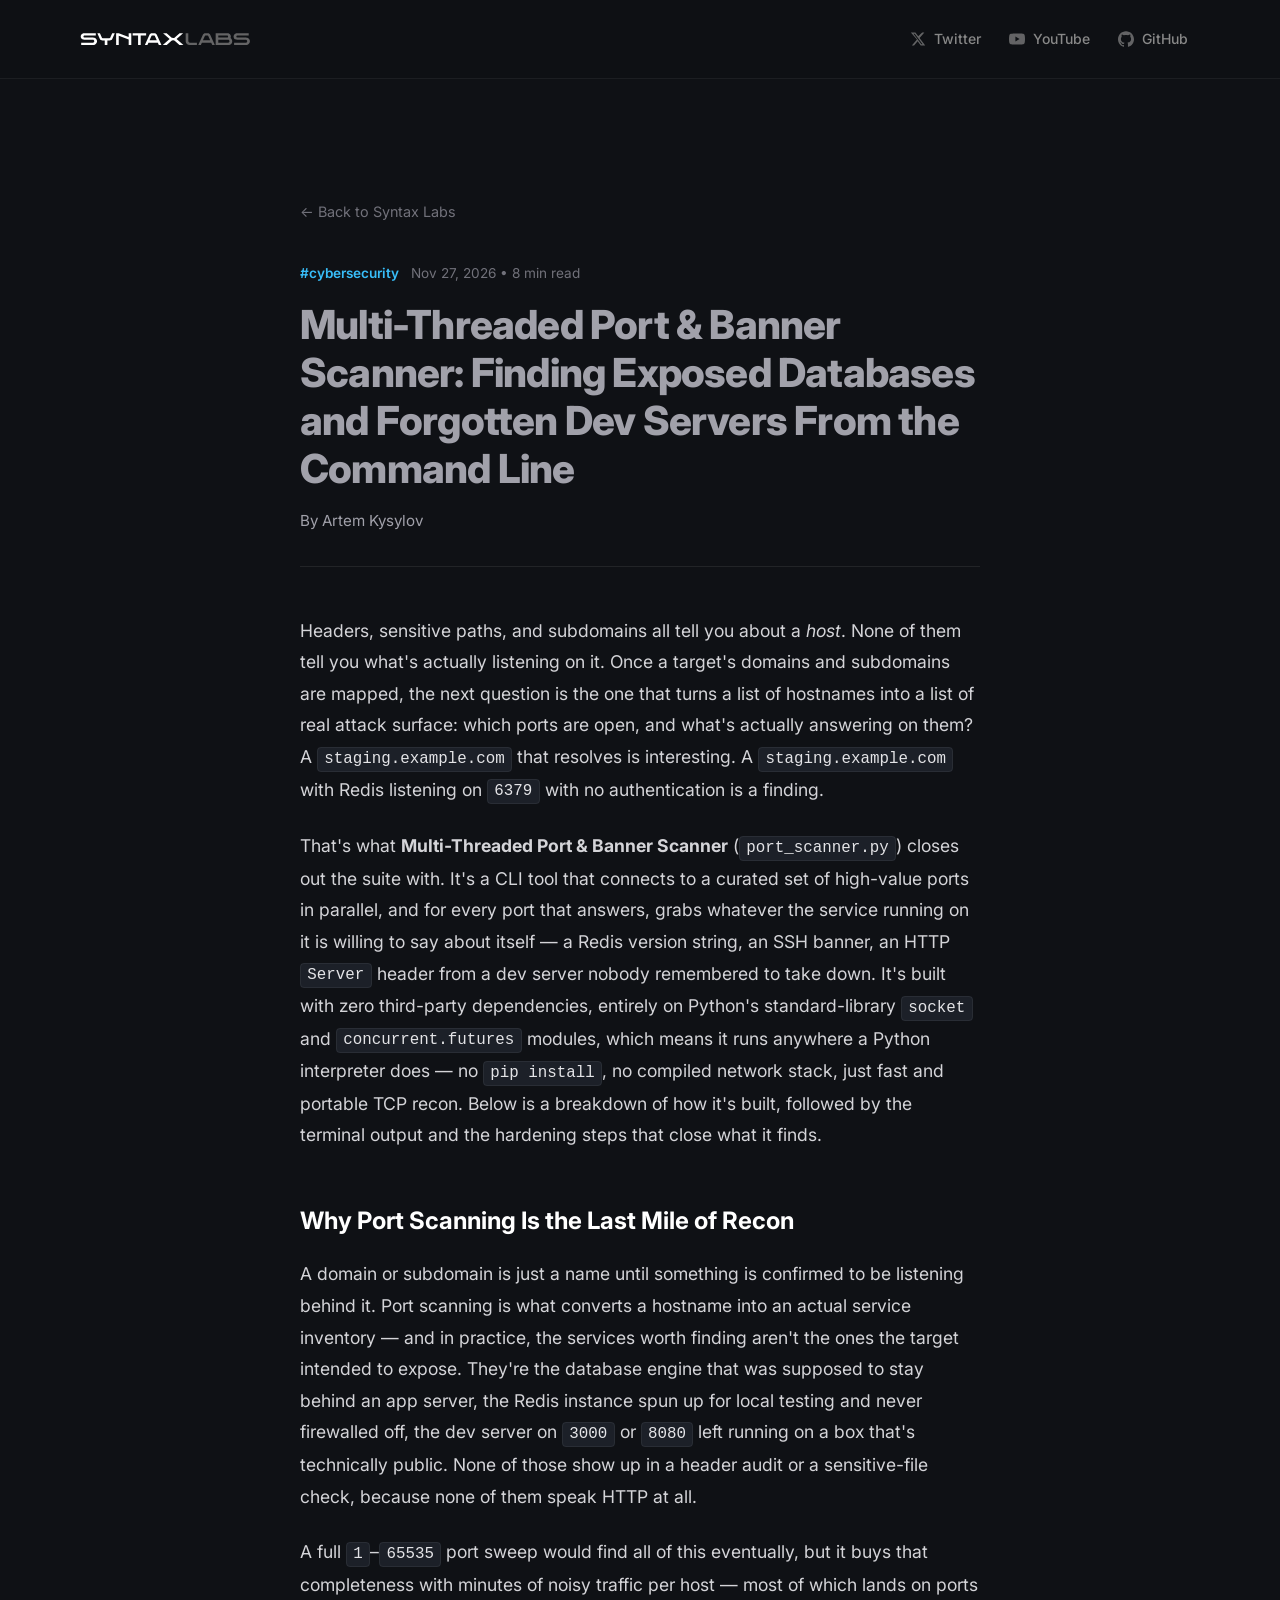
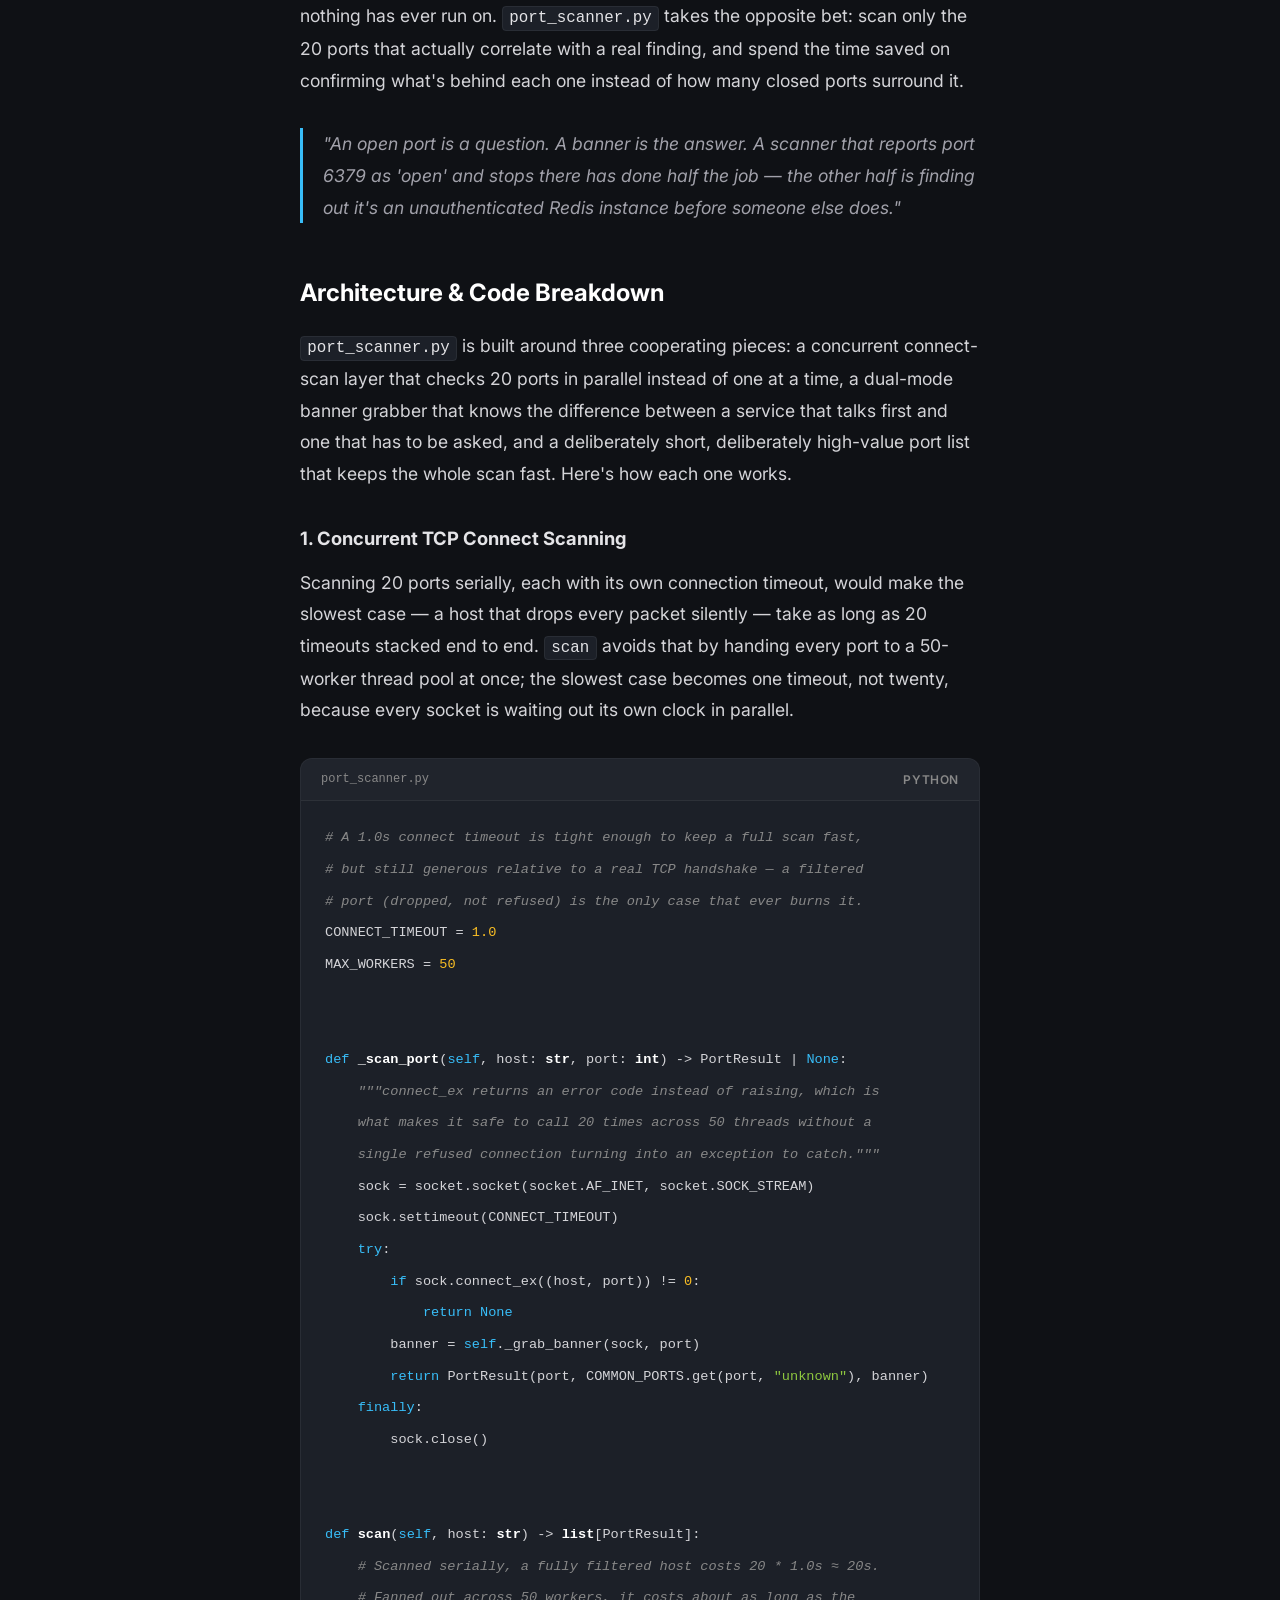
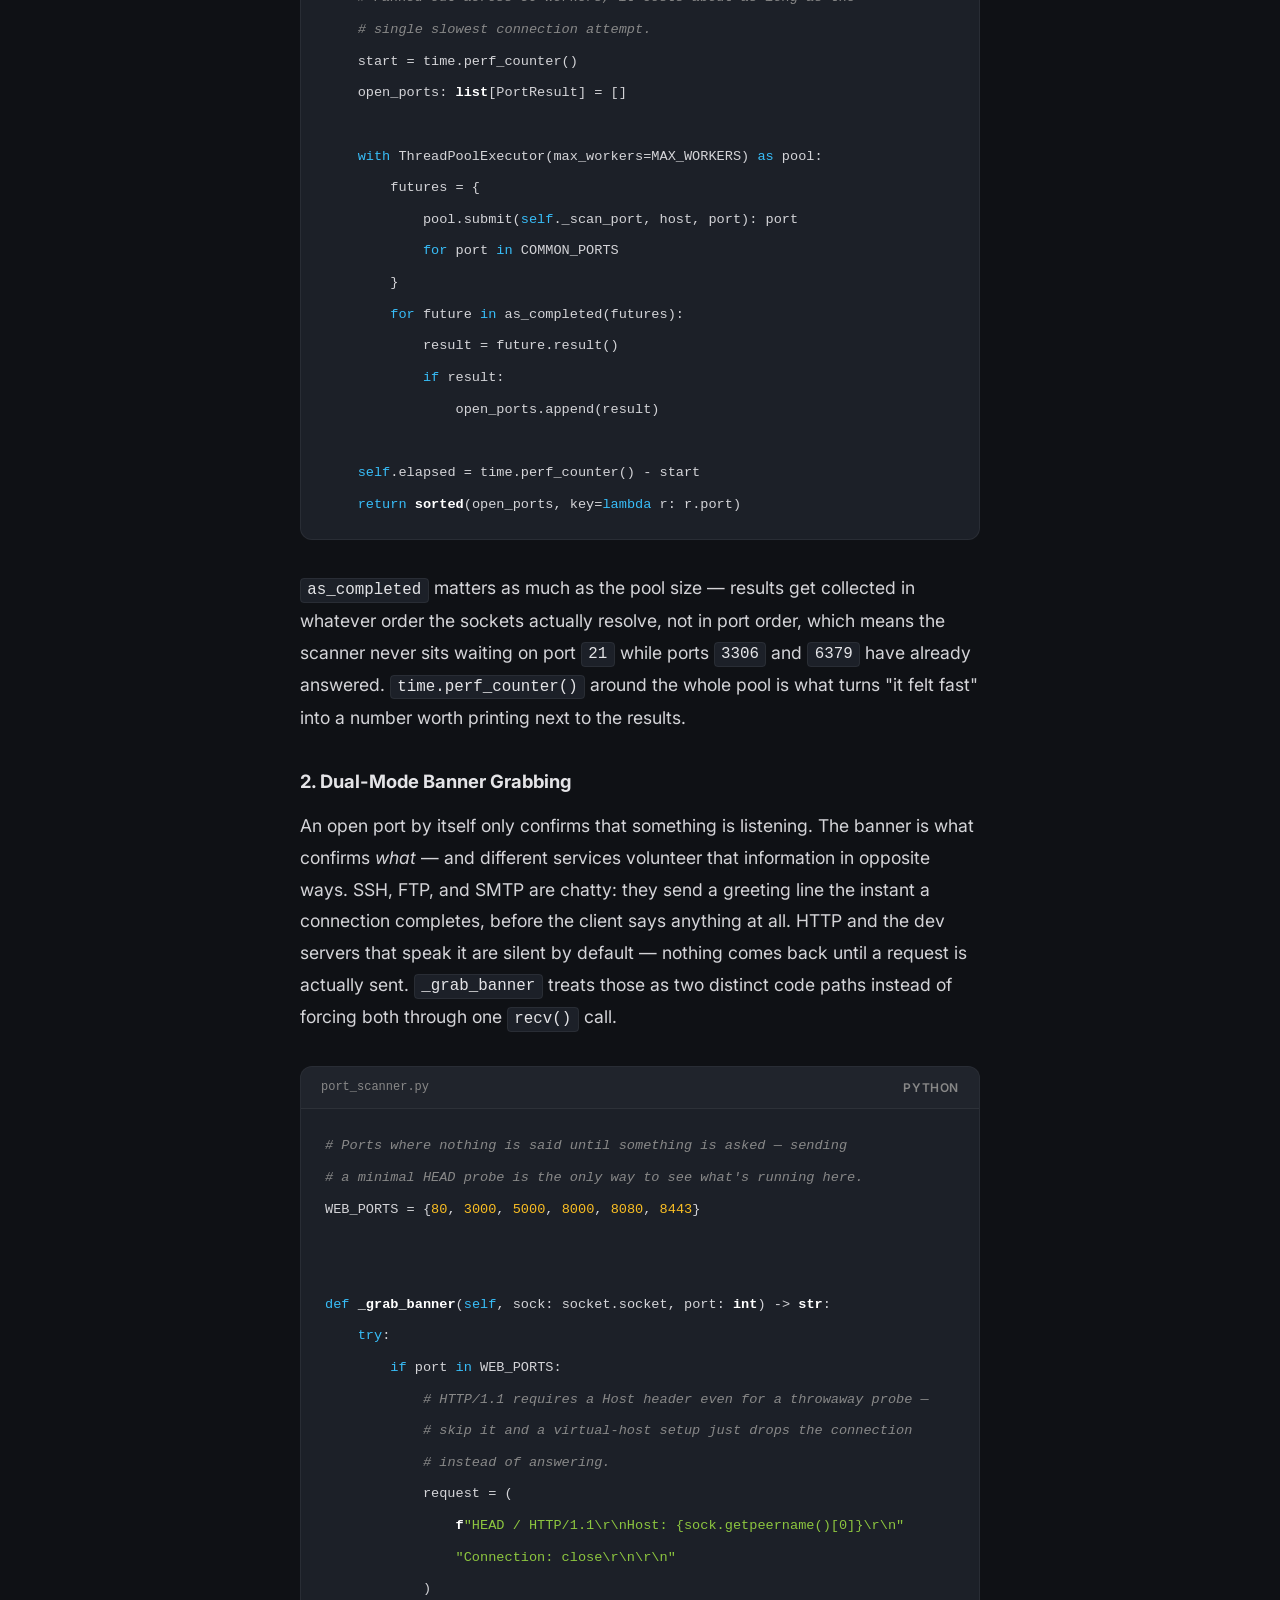
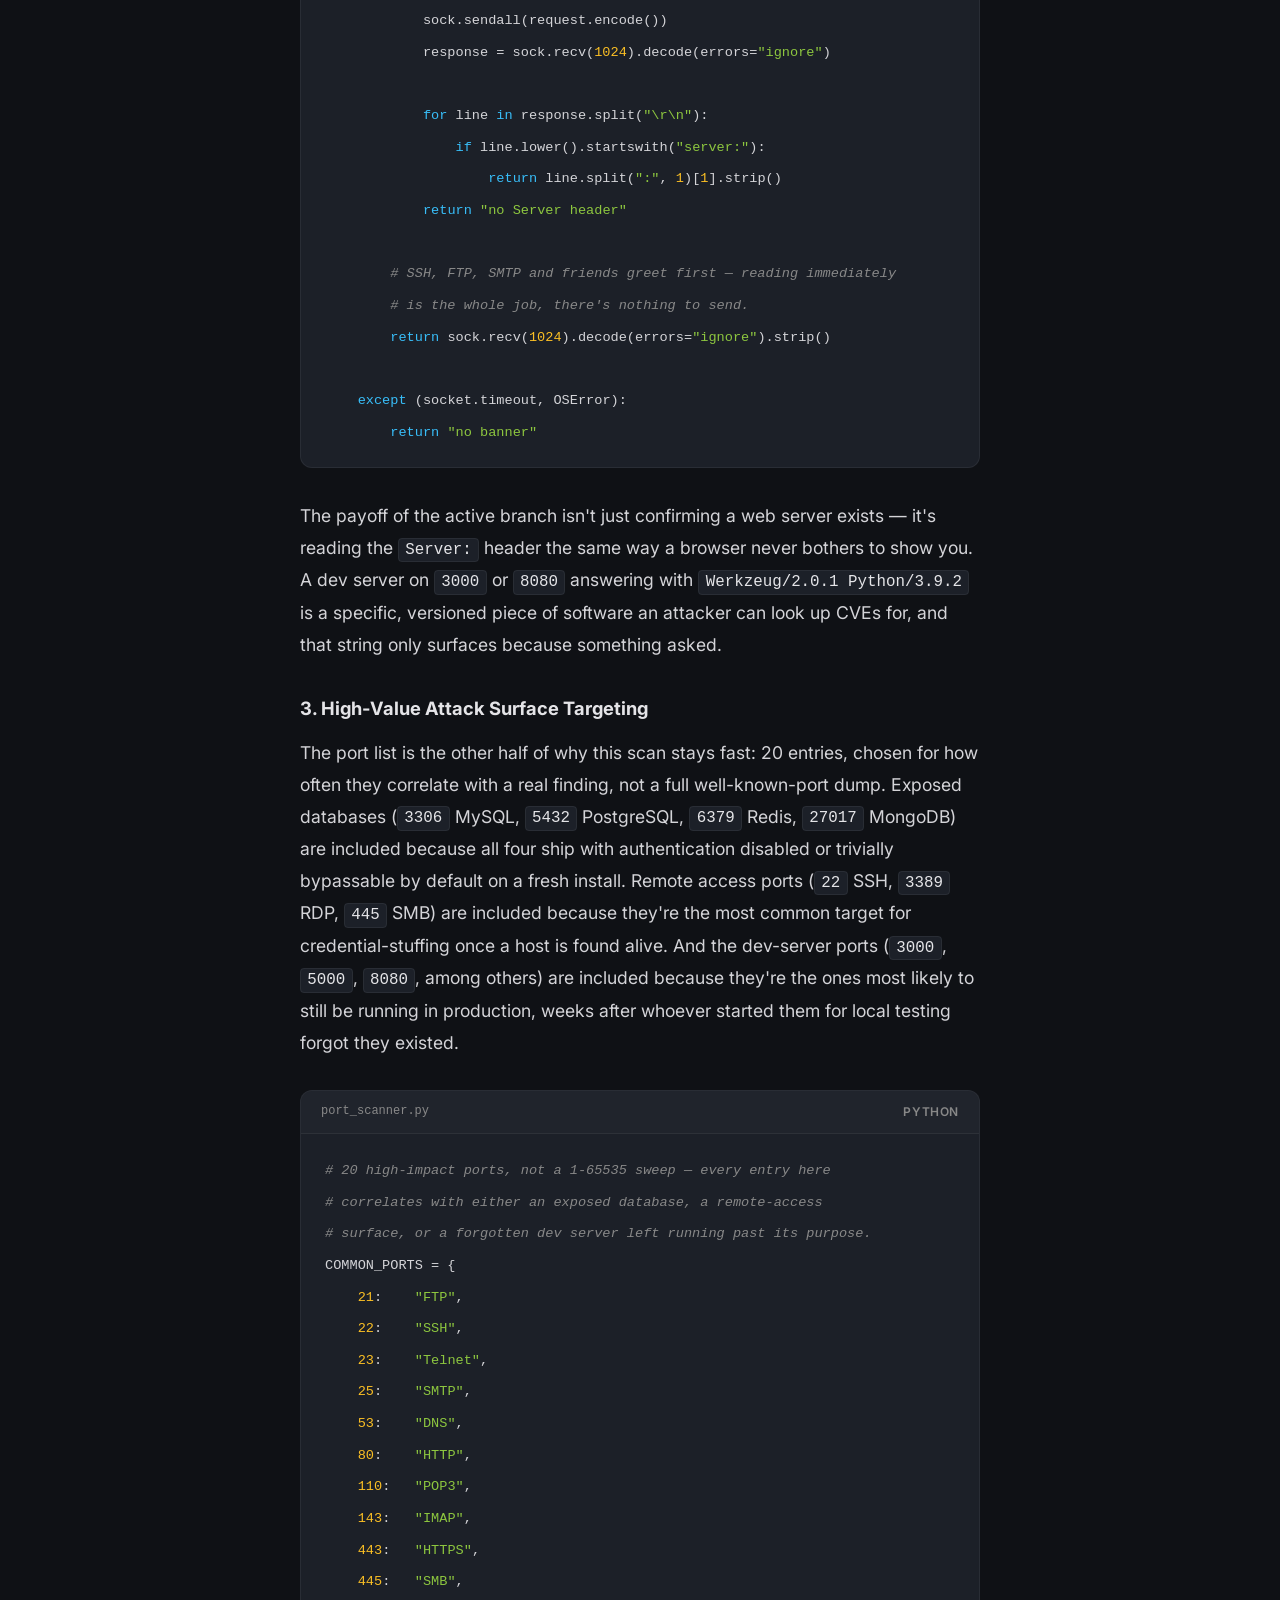
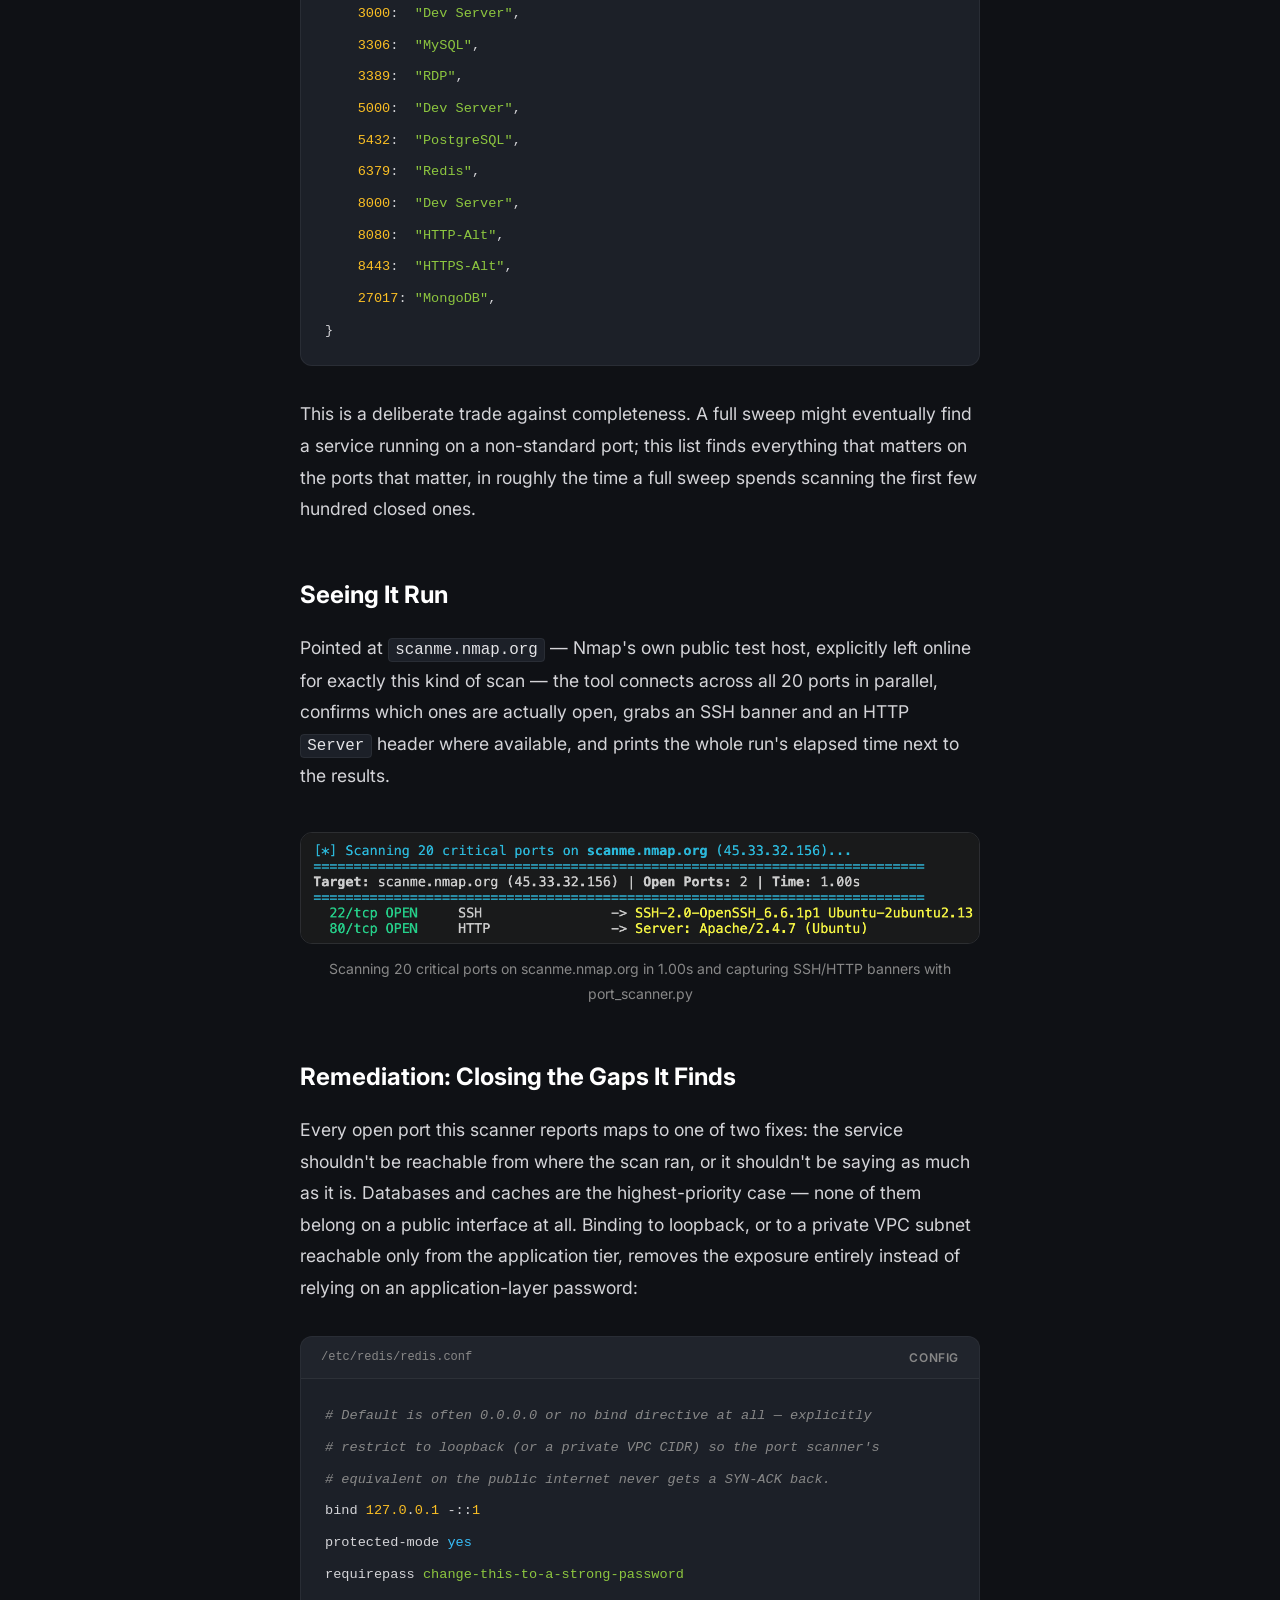
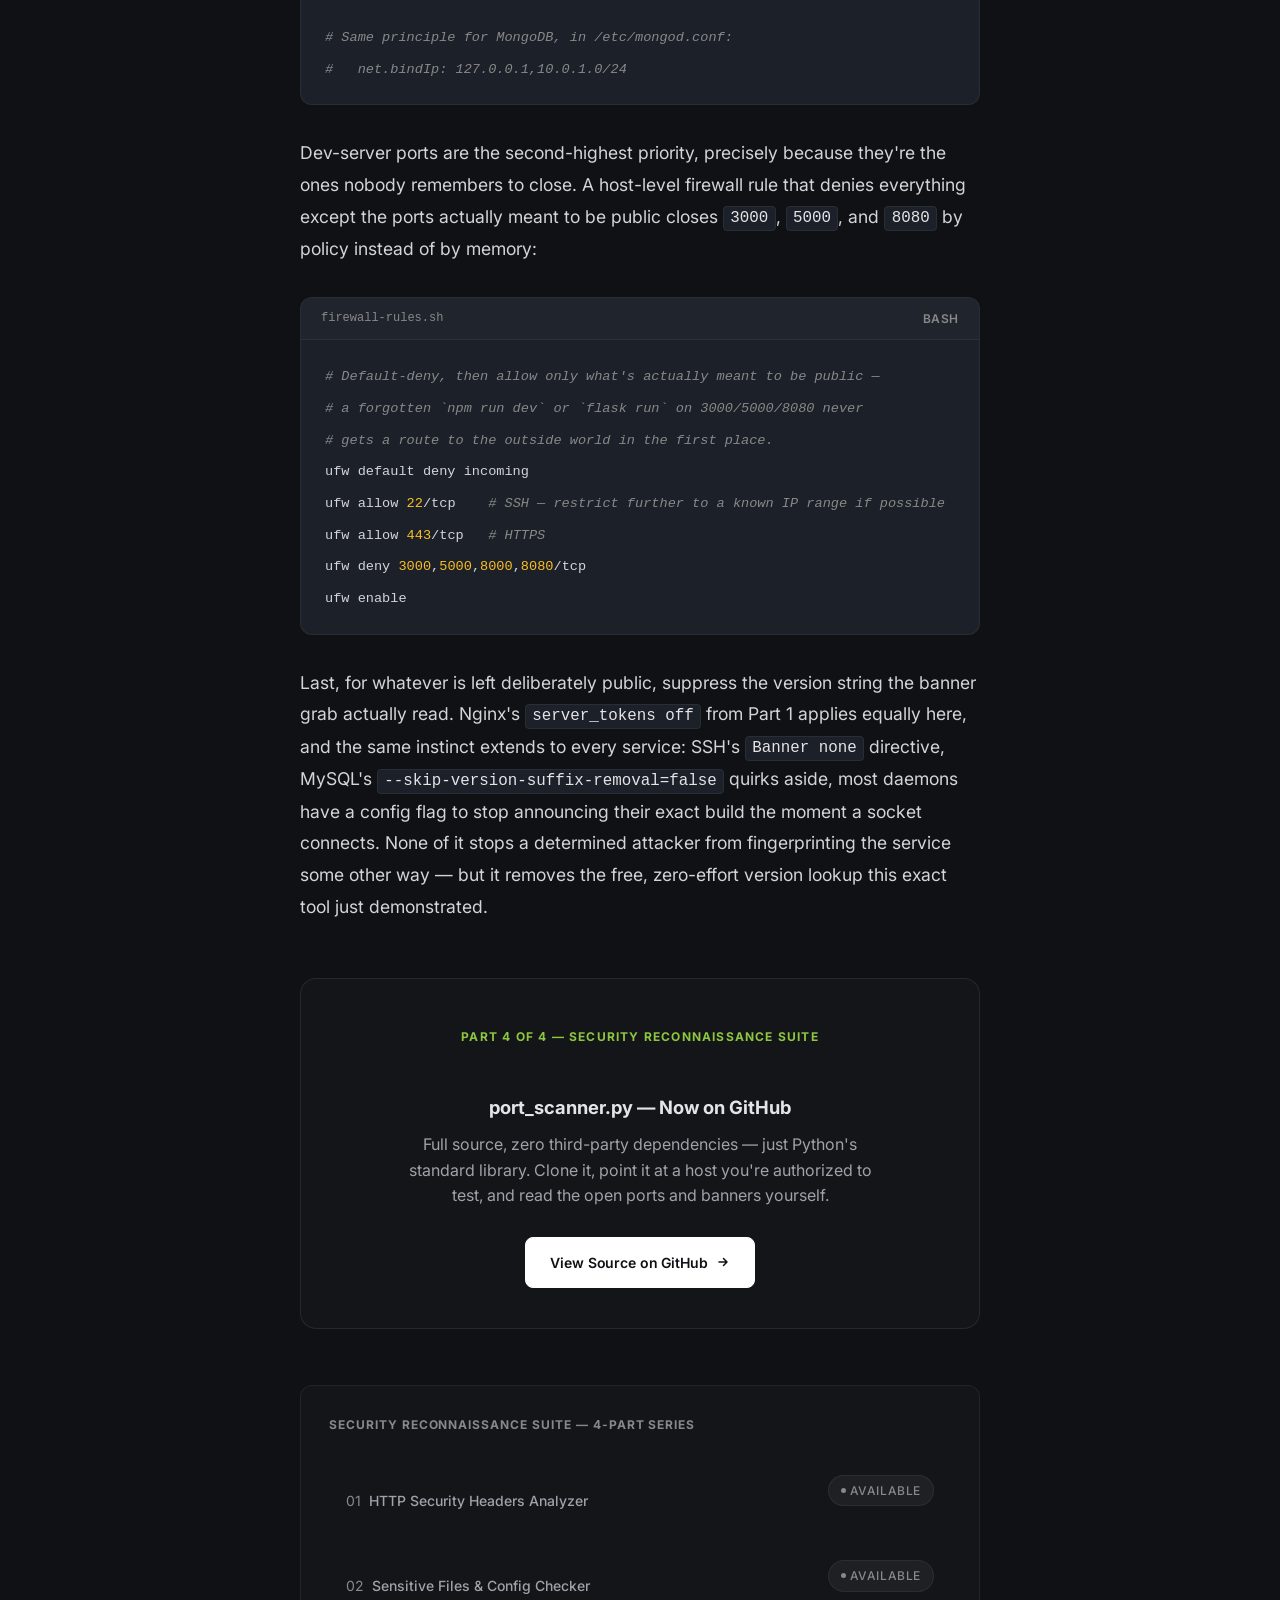
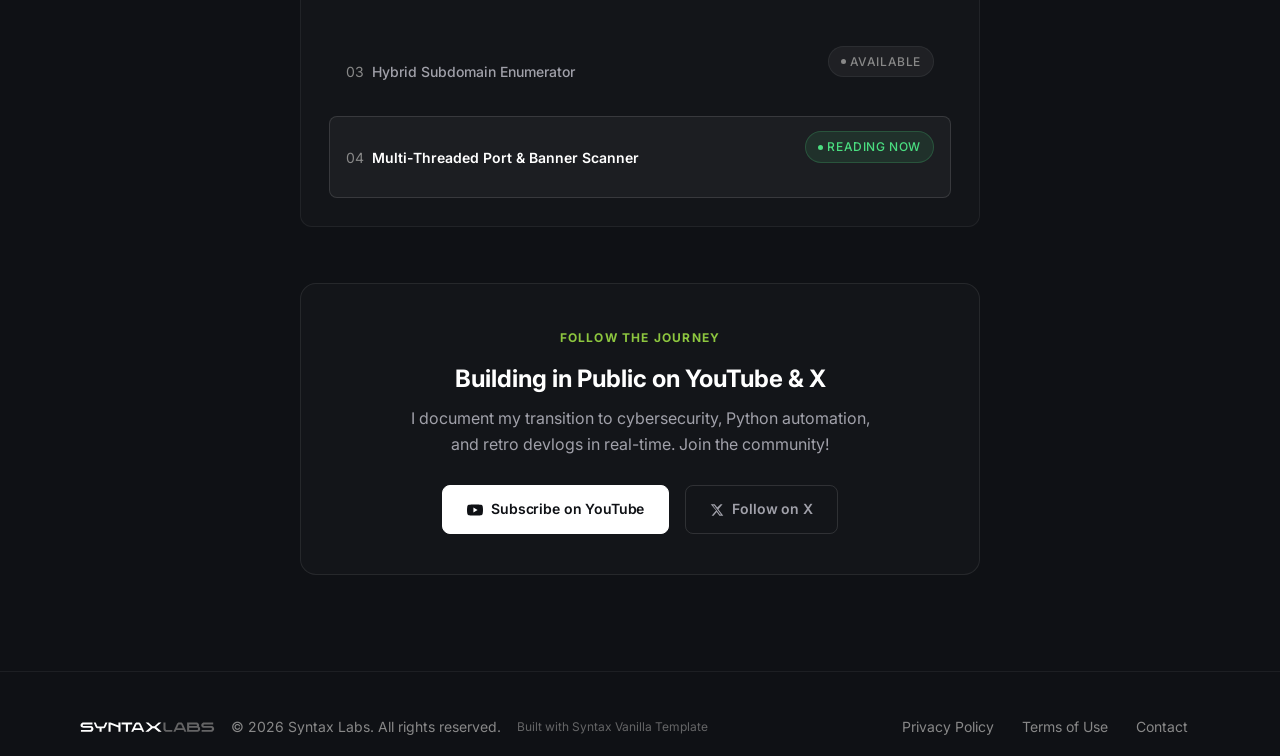
<file: blog/multi-threaded-port-banner-scanner.html>
<!DOCTYPE html>
<html lang="en">
<head>
  <meta charset="UTF-8" />
  <meta name="viewport" content="width=device-width, initial-scale=1.0" />

  <meta name="description" content="Inside port_scanner.py: a zero-dependency CLI tool that uses a 50-worker ThreadPoolExecutor and socket.connect_ex with a strict 1.0s timeout to scan 20 critical ports and grab service banners in under a second. Part 4 of the Security Reconnaissance Suite." />
  <link rel="icon" href="../favicon.svg" type="image/svg+xml" />

  <meta property="og:type" content="article" />
  <meta property="og:url" content="https://syntaxlabsapp.com/blog/multi-threaded-port-banner-scanner.html" />
  <meta property="og:title" content="Multi-Threaded Port &amp; Banner Scanner: Finding Exposed Databases and Forgotten Dev Servers From the Command Line — Syntax Labs" />
  <meta property="og:description" content="Concurrent TCP connect scanning with ThreadPoolExecutor, dual-mode banner grabbing, and high-value port targeting inside port_scanner.py — a zero-dependency CLI recon tool." />
  <meta property="og:image" content="https://syntaxlabsapp.com/open-graph.png" />

  <title>Multi-Threaded Port &amp; Banner Scanner: Finding Exposed Databases and Forgotten Dev Servers From the Command Line — Syntax Labs</title>

  <link rel="preconnect" href="https://fonts.googleapis.com" />
  <link rel="preconnect" href="https://fonts.gstatic.com" crossorigin />
  <link href="https://fonts.googleapis.com/css2?family=Inter:wght@400;500;600;700;800&display=swap" rel="stylesheet" />

  <link rel="stylesheet" href="../styles.css" />
</head>

<body>

  <!-- ============================================================
       HEADER
       ============================================================ -->
  <header class="site-header" role="banner">
    <div class="container">

      <!-- Logo -->
      <a href="/" class="logo" aria-label="Syntax Labs — home">
        <img src="/logo/logo.svg" alt="" class="logo__image" width="171" height="19" />
      </a>

      <!-- Navigation -->
      <nav class="site-nav" role="navigation" aria-label="Primary navigation">

        <!-- Twitter / X -->
        <a
          href="https://x.com/tabXport"
          class="nav-link"
          target="_blank"
          rel="noopener noreferrer"
          aria-label="Follow us on X (Twitter)"
        >
          <svg viewBox="0 0 24 24" fill="currentColor" xmlns="http://www.w3.org/2000/svg" aria-hidden="true">
            <path d="M18.244 2.25h3.308l-7.227 8.26 8.502 11.24H16.17l-4.714-6.231-5.401 6.231H2.741l7.73-8.835L1.254 2.25H8.08l4.265 5.638 5.9-5.638Zm-1.161 17.52h1.833L7.084 4.126H5.117L17.083 19.77Z"/>
          </svg>
          <span>Twitter</span>
        </a>

        <!-- YouTube -->
        <a
          href="https://www.youtube.com/@Artem_AlwaysBuilding"
          class="nav-link"
          target="_blank"
          rel="noopener noreferrer"
          aria-label="Watch us on YouTube"
        >
          <svg viewBox="0 0 24 24" fill="currentColor" xmlns="http://www.w3.org/2000/svg" aria-hidden="true">
            <path d="M23.495 6.205a3.007 3.007 0 0 0-2.088-2.088c-1.87-.501-9.396-.501-9.396-.501s-7.507-.01-9.396.501A3.007 3.007 0 0 0 .527 6.205a31.247 31.247 0 0 0-.522 5.805 31.247 31.247 0 0 0 .522 5.783 3.007 3.007 0 0 0 2.088 2.088c1.868.502 9.396.502 9.396.502s7.506 0 9.396-.502a3.007 3.007 0 0 0 2.088-2.088 31.247 31.247 0 0 0 .5-5.783 31.247 31.247 0 0 0-.5-5.805zM9.609 15.601V8.408l6.264 3.602z"/>
          </svg>
          <span>YouTube</span>
        </a>

        <!-- GitHub -->
        <a
          href="https://github.com/Artem-Kysylov"
          class="nav-link"
          target="_blank"
          rel="noopener noreferrer"
          aria-label="Find us on GitHub"
        >
          <svg viewBox="0 0 24 24" fill="currentColor" xmlns="http://www.w3.org/2000/svg" aria-hidden="true">
            <path d="M12 .297c-6.63 0-12 5.373-12 12 0 5.303 3.438 9.8 8.205 11.385.6.113.82-.258.82-.577 0-.285-.01-1.04-.015-2.04-3.338.724-4.042-1.61-4.042-1.61C4.422 18.07 3.633 17.7 3.633 17.7c-1.087-.744.084-.729.084-.729 1.205.084 1.838 1.236 1.838 1.236 1.07 1.835 2.809 1.305 3.495.998.108-.776.417-1.305.76-1.605-2.665-.3-5.466-1.332-5.466-5.93 0-1.31.465-2.38 1.235-3.22-.135-.303-.54-1.523.105-3.176 0 0 1.005-.322 3.3 1.23.96-.267 1.98-.399 3-.405 1.02.006 2.04.138 3 .405 2.28-1.552 3.285-1.23 3.285-1.23.645 1.653.24 2.873.12 3.176.765.84 1.23 1.91 1.23 3.22 0 4.61-2.805 5.625-5.475 5.92.42.36.81 1.096.81 2.22 0 1.606-.015 2.896-.015 3.286 0 .315.21.69.825.57C20.565 22.092 24 17.592 24 12.297c0-6.627-5.373-12-12-12"/>
          </svg>
          <span>GitHub</span>
        </a>

      </nav>
    </div>
  </header>

  <!-- MAIN ARTICLE CONTENT -->
  <main class="article-page">
    <div class="article-container">

      <a href="/" class="article-back">
        ← Back to Syntax Labs
      </a>

      <header class="article-header">
        <div class="journal-card__meta">
          <span class="journal-tag">#cybersecurity</span>
          <span class="journal-date">Nov 27, 2026 • 8 min read</span>
        </div>
        <h1 class="article-title">
          Multi-Threaded Port &amp; Banner Scanner: Finding Exposed Databases and Forgotten Dev Servers From the Command Line
        </h1>
        <p style="color: #a1a1aa; font-size: 0.95rem;">By Artem Kysylov</p>
      </header>

      <!-- ARTICLE BODY -->
      <article class="article-body">

        <p>
          Headers, sensitive paths, and subdomains all tell you about a <em>host</em>. None of them tell you what's actually listening on it. Once a target's domains and subdomains are mapped, the next question is the one that turns a list of hostnames into a list of real attack surface: which ports are open, and what's actually answering on them? A <code>staging.example.com</code> that resolves is interesting. A <code>staging.example.com</code> with Redis listening on <code>6379</code> with no authentication is a finding.
        </p>
        <p>
          That's what <strong>Multi-Threaded Port &amp; Banner Scanner</strong> (<code>port_scanner.py</code>) closes out the suite with. It's a CLI tool that connects to a curated set of high-value ports in parallel, and for every port that answers, grabs whatever the service running on it is willing to say about itself — a Redis version string, an SSH banner, an HTTP <code>Server</code> header from a dev server nobody remembered to take down. It's built with zero third-party dependencies, entirely on Python's standard-library <code>socket</code> and <code>concurrent.futures</code> modules, which means it runs anywhere a Python interpreter does — no <code>pip install</code>, no compiled network stack, just fast and portable TCP recon. Below is a breakdown of how it's built, followed by the terminal output and the hardening steps that close what it finds.
        </p>

        <h2>Why Port Scanning Is the Last Mile of Recon</h2>
        <p>
          A domain or subdomain is just a name until something is confirmed to be listening behind it. Port scanning is what converts a hostname into an actual service inventory — and in practice, the services worth finding aren't the ones the target intended to expose. They're the database engine that was supposed to stay behind an app server, the Redis instance spun up for local testing and never firewalled off, the dev server on <code>3000</code> or <code>8080</code> left running on a box that's technically public. None of those show up in a header audit or a sensitive-file check, because none of them speak HTTP at all.
        </p>
        <p>
          A full <code>1</code>–<code>65535</code> port sweep would find all of this eventually, but it buys that completeness with minutes of noisy traffic per host — most of which lands on ports nothing has ever run on. <code>port_scanner.py</code> takes the opposite bet: scan only the 20 ports that actually correlate with a real finding, and spend the time saved on confirming what's behind each one instead of how many closed ports surround it.
        </p>

        <blockquote>
          "An open port is a question. A banner is the answer. A scanner that reports port 6379 as 'open' and stops there has done half the job — the other half is finding out it's an unauthenticated Redis instance before someone else does."
        </blockquote>

        <h2>Architecture &amp; Code Breakdown</h2>
        <p>
          <code>port_scanner.py</code> is built around three cooperating pieces: a concurrent connect-scan layer that checks 20 ports in parallel instead of one at a time, a dual-mode banner grabber that knows the difference between a service that talks first and one that has to be asked, and a deliberately short, deliberately high-value port list that keeps the whole scan fast. Here's how each one works.
        </p>

        <h3>1. Concurrent TCP Connect Scanning</h3>
        <p>
          Scanning 20 ports serially, each with its own connection timeout, would make the slowest case — a host that drops every packet silently — take as long as 20 timeouts stacked end to end. <code>scan</code> avoids that by handing every port to a 50-worker thread pool at once; the slowest case becomes one timeout, not twenty, because every socket is waiting out its own clock in parallel.
        </p>

        <div class="article-code-block">
          <div class="article-code-block__header">
            <span class="article-code-block__filename">port_scanner.py</span>
            <span class="article-code-block__lang">Python</span>
          </div>
          <pre><code><span class="tok-com"># A 1.0s connect timeout is tight enough to keep a full scan fast,</span>
<span class="tok-com"># but still generous relative to a real TCP handshake — a filtered</span>
<span class="tok-com"># port (dropped, not refused) is the only case that ever burns it.</span>
CONNECT_TIMEOUT = <span class="tok-num">1.0</span>
MAX_WORKERS = <span class="tok-num">50</span>


<span class="tok-kw">def</span> <span class="tok-fn">_scan_port</span>(<span class="tok-kw">self</span>, host: <span class="tok-fn">str</span>, port: <span class="tok-fn">int</span>) -&gt; PortResult | <span class="tok-kw">None</span>:
    <span class="tok-com">"""connect_ex returns an error code instead of raising, which is</span>
<span class="tok-com">    what makes it safe to call 20 times across 50 threads without a</span>
<span class="tok-com">    single refused connection turning into an exception to catch."""</span>
    sock = socket.socket(socket.AF_INET, socket.SOCK_STREAM)
    sock.settimeout(CONNECT_TIMEOUT)
    <span class="tok-kw">try</span>:
        <span class="tok-kw">if</span> sock.connect_ex((host, port)) != <span class="tok-num">0</span>:
            <span class="tok-kw">return</span> <span class="tok-kw">None</span>
        banner = <span class="tok-kw">self</span>._grab_banner(sock, port)
        <span class="tok-kw">return</span> PortResult(port, COMMON_PORTS.get(port, <span class="tok-str">"unknown"</span>), banner)
    <span class="tok-kw">finally</span>:
        sock.close()


<span class="tok-kw">def</span> <span class="tok-fn">scan</span>(<span class="tok-kw">self</span>, host: <span class="tok-fn">str</span>) -&gt; <span class="tok-fn">list</span>[PortResult]:
    <span class="tok-com"># Scanned serially, a fully filtered host costs 20 * 1.0s ≈ 20s.</span>
    <span class="tok-com"># Fanned out across 50 workers, it costs about as long as the</span>
    <span class="tok-com"># single slowest connection attempt.</span>
    start = time.perf_counter()
    open_ports: <span class="tok-fn">list</span>[PortResult] = []

    <span class="tok-kw">with</span> ThreadPoolExecutor(max_workers=MAX_WORKERS) <span class="tok-kw">as</span> pool:
        futures = {
            pool.submit(<span class="tok-kw">self</span>._scan_port, host, port): port
            <span class="tok-kw">for</span> port <span class="tok-kw">in</span> COMMON_PORTS
        }
        <span class="tok-kw">for</span> future <span class="tok-kw">in</span> as_completed(futures):
            result = future.result()
            <span class="tok-kw">if</span> result:
                open_ports.append(result)

    <span class="tok-kw">self</span>.elapsed = time.perf_counter() - start
    <span class="tok-kw">return</span> <span class="tok-fn">sorted</span>(open_ports, key=<span class="tok-kw">lambda</span> r: r.port)</code></pre>
        </div>

        <p>
          <code>as_completed</code> matters as much as the pool size — results get collected in whatever order the sockets actually resolve, not in port order, which means the scanner never sits waiting on port <code>21</code> while ports <code>3306</code> and <code>6379</code> have already answered. <code>time.perf_counter()</code> around the whole pool is what turns "it felt fast" into a number worth printing next to the results.
        </p>

        <h3>2. Dual-Mode Banner Grabbing</h3>
        <p>
          An open port by itself only confirms that something is listening. The banner is what confirms <em>what</em> — and different services volunteer that information in opposite ways. SSH, FTP, and SMTP are chatty: they send a greeting line the instant a connection completes, before the client says anything at all. HTTP and the dev servers that speak it are silent by default — nothing comes back until a request is actually sent. <code>_grab_banner</code> treats those as two distinct code paths instead of forcing both through one <code>recv()</code> call.
        </p>

        <div class="article-code-block">
          <div class="article-code-block__header">
            <span class="article-code-block__filename">port_scanner.py</span>
            <span class="article-code-block__lang">Python</span>
          </div>
          <pre><code><span class="tok-com"># Ports where nothing is said until something is asked — sending</span>
<span class="tok-com"># a minimal HEAD probe is the only way to see what's running here.</span>
WEB_PORTS = {<span class="tok-num">80</span>, <span class="tok-num">3000</span>, <span class="tok-num">5000</span>, <span class="tok-num">8000</span>, <span class="tok-num">8080</span>, <span class="tok-num">8443</span>}


<span class="tok-kw">def</span> <span class="tok-fn">_grab_banner</span>(<span class="tok-kw">self</span>, sock: socket.socket, port: <span class="tok-fn">int</span>) -&gt; <span class="tok-fn">str</span>:
    <span class="tok-kw">try</span>:
        <span class="tok-kw">if</span> port <span class="tok-kw">in</span> WEB_PORTS:
            <span class="tok-com"># HTTP/1.1 requires a Host header even for a throwaway probe —</span>
            <span class="tok-com"># skip it and a virtual-host setup just drops the connection</span>
            <span class="tok-com"># instead of answering.</span>
            request = (
                <span class="tok-fn">f</span><span class="tok-str">"HEAD / HTTP/1.1\r\nHost: {sock.getpeername()[0]}\r\n"</span>
                <span class="tok-str">"Connection: close\r\n\r\n"</span>
            )
            sock.sendall(request.encode())
            response = sock.recv(<span class="tok-num">1024</span>).decode(errors=<span class="tok-str">"ignore"</span>)

            <span class="tok-kw">for</span> line <span class="tok-kw">in</span> response.split(<span class="tok-str">"\r\n"</span>):
                <span class="tok-kw">if</span> line.lower().startswith(<span class="tok-str">"server:"</span>):
                    <span class="tok-kw">return</span> line.split(<span class="tok-str">":"</span>, <span class="tok-num">1</span>)[<span class="tok-num">1</span>].strip()
            <span class="tok-kw">return</span> <span class="tok-str">"no Server header"</span>

        <span class="tok-com"># SSH, FTP, SMTP and friends greet first — reading immediately</span>
        <span class="tok-com"># is the whole job, there's nothing to send.</span>
        <span class="tok-kw">return</span> sock.recv(<span class="tok-num">1024</span>).decode(errors=<span class="tok-str">"ignore"</span>).strip()

    <span class="tok-kw">except</span> (socket.timeout, OSError):
        <span class="tok-kw">return</span> <span class="tok-str">"no banner"</span></code></pre>
        </div>

        <p>
          The payoff of the active branch isn't just confirming a web server exists — it's reading the <code>Server:</code> header the same way a browser never bothers to show you. A dev server on <code>3000</code> or <code>8080</code> answering with <code>Werkzeug/2.0.1 Python/3.9.2</code> is a specific, versioned piece of software an attacker can look up CVEs for, and that string only surfaces because something asked.
        </p>

        <h3>3. High-Value Attack Surface Targeting</h3>
        <p>
          The port list is the other half of why this scan stays fast: 20 entries, chosen for how often they correlate with a real finding, not a full well-known-port dump. Exposed databases (<code>3306</code> MySQL, <code>5432</code> PostgreSQL, <code>6379</code> Redis, <code>27017</code> MongoDB) are included because all four ship with authentication disabled or trivially bypassable by default on a fresh install. Remote access ports (<code>22</code> SSH, <code>3389</code> RDP, <code>445</code> SMB) are included because they're the most common target for credential-stuffing once a host is found alive. And the dev-server ports (<code>3000</code>, <code>5000</code>, <code>8080</code>, among others) are included because they're the ones most likely to still be running in production, weeks after whoever started them for local testing forgot they existed.
        </p>

        <div class="article-code-block">
          <div class="article-code-block__header">
            <span class="article-code-block__filename">port_scanner.py</span>
            <span class="article-code-block__lang">Python</span>
          </div>
          <pre><code><span class="tok-com"># 20 high-impact ports, not a 1-65535 sweep — every entry here</span>
<span class="tok-com"># correlates with either an exposed database, a remote-access</span>
<span class="tok-com"># surface, or a forgotten dev server left running past its purpose.</span>
COMMON_PORTS = {
    <span class="tok-num">21</span>:    <span class="tok-str">"FTP"</span>,
    <span class="tok-num">22</span>:    <span class="tok-str">"SSH"</span>,
    <span class="tok-num">23</span>:    <span class="tok-str">"Telnet"</span>,
    <span class="tok-num">25</span>:    <span class="tok-str">"SMTP"</span>,
    <span class="tok-num">53</span>:    <span class="tok-str">"DNS"</span>,
    <span class="tok-num">80</span>:    <span class="tok-str">"HTTP"</span>,
    <span class="tok-num">110</span>:   <span class="tok-str">"POP3"</span>,
    <span class="tok-num">143</span>:   <span class="tok-str">"IMAP"</span>,
    <span class="tok-num">443</span>:   <span class="tok-str">"HTTPS"</span>,
    <span class="tok-num">445</span>:   <span class="tok-str">"SMB"</span>,
    <span class="tok-num">3000</span>:  <span class="tok-str">"Dev Server"</span>,
    <span class="tok-num">3306</span>:  <span class="tok-str">"MySQL"</span>,
    <span class="tok-num">3389</span>:  <span class="tok-str">"RDP"</span>,
    <span class="tok-num">5000</span>:  <span class="tok-str">"Dev Server"</span>,
    <span class="tok-num">5432</span>:  <span class="tok-str">"PostgreSQL"</span>,
    <span class="tok-num">6379</span>:  <span class="tok-str">"Redis"</span>,
    <span class="tok-num">8000</span>:  <span class="tok-str">"Dev Server"</span>,
    <span class="tok-num">8080</span>:  <span class="tok-str">"HTTP-Alt"</span>,
    <span class="tok-num">8443</span>:  <span class="tok-str">"HTTPS-Alt"</span>,
    <span class="tok-num">27017</span>: <span class="tok-str">"MongoDB"</span>,
}</code></pre>
        </div>

        <p>
          This is a deliberate trade against completeness. A full sweep might eventually find a service running on a non-standard port; this list finds everything that matters on the ports that matter, in roughly the time a full sweep spends scanning the first few hundred closed ones.
        </p>

        <h2>Seeing It Run</h2>
        <p>
          Pointed at <code>scanme.nmap.org</code> — Nmap's own public test host, explicitly left online for exactly this kind of scan — the tool connects across all 20 ports in parallel, confirms which ones are actually open, grabs an SSH banner and an HTTP <code>Server</code> header where available, and prints the whole run's elapsed time next to the results.
        </p>

        <figure class="article-figure">
          <img src="assets/port_scanner_terminal.png" alt="Terminal output of port_scanner.py scanning 20 critical ports on scanme.nmap.org and capturing SSH/HTTP banners" width="1218" height="198" loading="lazy" />
          <figcaption>Scanning 20 critical ports on scanme.nmap.org in 1.00s and capturing SSH/HTTP banners with port_scanner.py</figcaption>
        </figure>

        <h2>Remediation: Closing the Gaps It Finds</h2>
        <p>
          Every open port this scanner reports maps to one of two fixes: the service shouldn't be reachable from where the scan ran, or it shouldn't be saying as much as it is. Databases and caches are the highest-priority case — none of them belong on a public interface at all. Binding to loopback, or to a private VPC subnet reachable only from the application tier, removes the exposure entirely instead of relying on an application-layer password:
        </p>

        <div class="article-code-block">
          <div class="article-code-block__header">
            <span class="article-code-block__filename">/etc/redis/redis.conf</span>
            <span class="article-code-block__lang">Config</span>
          </div>
          <pre><code><span class="tok-com"># Default is often 0.0.0.0 or no bind directive at all — explicitly</span>
<span class="tok-com"># restrict to loopback (or a private VPC CIDR) so the port scanner's</span>
<span class="tok-com"># equivalent on the public internet never gets a SYN-ACK back.</span>
bind <span class="tok-num">127.0</span>.<span class="tok-num">0.1</span> -::<span class="tok-num">1</span>
protected-mode <span class="tok-kw">yes</span>
requirepass <span class="tok-str">change-this-to-a-strong-password</span>

<span class="tok-com"># Same principle for MongoDB, in /etc/mongod.conf:</span>
<span class="tok-com">#   net.bindIp: 127.0.0.1,10.0.1.0/24</span></code></pre>
        </div>

        <p>
          Dev-server ports are the second-highest priority, precisely because they're the ones nobody remembers to close. A host-level firewall rule that denies everything except the ports actually meant to be public closes <code>3000</code>, <code>5000</code>, and <code>8080</code> by policy instead of by memory:
        </p>

        <div class="article-code-block">
          <div class="article-code-block__header">
            <span class="article-code-block__filename">firewall-rules.sh</span>
            <span class="article-code-block__lang">Bash</span>
          </div>
          <pre><code><span class="tok-com"># Default-deny, then allow only what's actually meant to be public —</span>
<span class="tok-com"># a forgotten `npm run dev` or `flask run` on 3000/5000/8080 never</span>
<span class="tok-com"># gets a route to the outside world in the first place.</span>
ufw default deny incoming
ufw allow <span class="tok-num">22</span>/tcp    <span class="tok-com"># SSH — restrict further to a known IP range if possible</span>
ufw allow <span class="tok-num">443</span>/tcp   <span class="tok-com"># HTTPS</span>
ufw deny <span class="tok-num">3000</span>,<span class="tok-num">5000</span>,<span class="tok-num">8000</span>,<span class="tok-num">8080</span>/tcp
ufw enable</code></pre>
        </div>

        <p>
          Last, for whatever is left deliberately public, suppress the version string the banner grab actually read. Nginx's <code>server_tokens off</code> from Part 1 applies equally here, and the same instinct extends to every service: SSH's <code>Banner none</code> directive, MySQL's <code>--skip-version-suffix-removal=false</code> quirks aside, most daemons have a config flag to stop announcing their exact build the moment a socket connects. None of it stops a determined attacker from fingerprinting the service some other way — but it removes the free, zero-effort version lookup this exact tool just demonstrated.
        </p>

        <!-- Repository CTA -->
        <div class="article-cta-card">
          <span class="cta-badge">Part 4 of 4 — Security Reconnaissance Suite</span>
          <h3>port_scanner.py — Now on GitHub</h3>
          <p>Full source, zero third-party dependencies — just Python's standard library. Clone it, point it at a host you're authorized to test, and read the open ports and banners yourself.</p>
          <div class="cta-actions">
            <a href="https://github.com/Artem-Kysylov/port_scanner" target="_blank" rel="noopener noreferrer" class="btn btn--primary">
              View Source on GitHub
              <svg width="14" height="14" viewBox="0 0 14 14" fill="none" xmlns="http://www.w3.org/2000/svg" aria-hidden="true">
                <path d="M3 7H11M11 7L7.5 3.5M11 7L7.5 10.5" stroke="currentColor" stroke-width="1.5" stroke-linecap="round" stroke-linejoin="round"/>
              </svg>
            </a>
          </div>
        </div>

        <!-- Series Navigation -->
        <div class="series-nav">
          <p class="series-nav__title">Security Reconnaissance Suite — 4-Part Series</p>
          <ul class="series-nav__list">
            <li class="series-nav__item">
              <a href="http-security-headers-analyzer.html" class="series-nav__label series-nav__label--link">
                <span class="series-nav__index">01</span>HTTP Security Headers Analyzer
              </a>
              <span class="badge badge--read"><span class="badge__dot"></span>Available</span>
            </li>
            <li class="series-nav__item">
              <a href="sensitive-files-config-checker.html" class="series-nav__label series-nav__label--link">
                <span class="series-nav__index">02</span>Sensitive Files &amp; Config Checker
              </a>
              <span class="badge badge--read"><span class="badge__dot"></span>Available</span>
            </li>
            <li class="series-nav__item">
              <a href="hybrid-subdomain-enumerator.html" class="series-nav__label series-nav__label--link">
                <span class="series-nav__index">03</span>Hybrid Subdomain Enumerator
              </a>
              <span class="badge badge--read"><span class="badge__dot"></span>Available</span>
            </li>
            <li class="series-nav__item series-nav__item--active">
              <span class="series-nav__label"><span class="series-nav__index">04</span>Multi-Threaded Port &amp; Banner Scanner</span>
              <span class="badge badge--active"><span class="badge__dot"></span>Reading now</span>
            </li>
          </ul>
        </div>

      </article>

      <!-- Social CTA -->
      <div class="article-cta-card">
        <span class="cta-badge">Follow the Journey</span>
        <h3>Building in Public on YouTube &amp; X</h3>
        <p>I document my transition to cybersecurity, Python automation, and retro devlogs in real-time. Join the community!</p>
        <div class="cta-actions">
          <a href="https://www.youtube.com/@Artem_AlwaysBuilding" target="_blank" rel="noopener noreferrer" class="btn btn--primary">
            <svg width="16" height="16" viewBox="0 0 24 24" fill="currentColor" aria-hidden="true">
              <path d="M23.495 6.205a3.007 3.007 0 0 0-2.088-2.088c-1.87-.501-9.396-.501-9.396-.501s-7.507-.01-9.396.501A3.007 3.007 0 0 0 .527 6.205a31.247 31.247 0 0 0-.522 5.805 31.247 31.247 0 0 0 .522 5.783 3.007 3.007 0 0 0 2.088 2.088c1.868.502 9.396.502 9.396.502s7.506 0 9.396-.502a3.007 3.007 0 0 0 2.088-2.088 31.247 31.247 0 0 0 .5-5.783 31.247 31.247 0 0 0-.5-5.805zM9.609 15.601V8.408l6.264 3.602z"/>
            </svg>
            Subscribe on YouTube
          </a>
          <a href="https://x.com/tabXport" target="_blank" rel="noopener noreferrer" class="btn btn--ghost">
            <svg width="14" height="14" viewBox="0 0 24 24" fill="currentColor" aria-hidden="true">
              <path d="M18.244 2.25h3.308l-7.227 8.26 8.502 11.24H16.17l-4.714-6.231-5.401 6.231H2.741l7.73-8.835L1.254 2.25H8.08l4.265 5.638 5.9-5.638Zm-1.161 17.52h1.833L7.084 4.126H5.117L17.083 19.77Z"/>
            </svg>
            Follow on X
          </a>
        </div>
      </div>

    </div>
  </main>

<!-- ============================================================
       FOOTER
       ============================================================ -->
  <footer class="site-footer" role="contentinfo">
    <div class="container">

      <div class="footer-left">
        <img src="/logo/logo.svg" alt="Syntax Labs" class="footer-logo" width="171" height="19" />
        <span class="footer-copy">© 2026 Syntax Labs. All rights reserved.</span>
        <a href="https://github.com/Artem-Kysylov/syntax-labs-vanilla-template" class="footer-template-link" target="_blank" rel="noopener noreferrer">Built with Syntax Vanilla Template</a>
      </div>

      <nav class="footer-nav" aria-label="Footer navigation">
        <a href="/privacy.html" class="footer-link">Privacy Policy</a>
        <a href="/terms.html" class="footer-link">Terms of Use</a>
        <a href="mailto:hello@syntaxlabsapp.com" class="footer-link">Contact</a>
      </nav>

    </div>
  </footer>

</body>
</html>
</file>
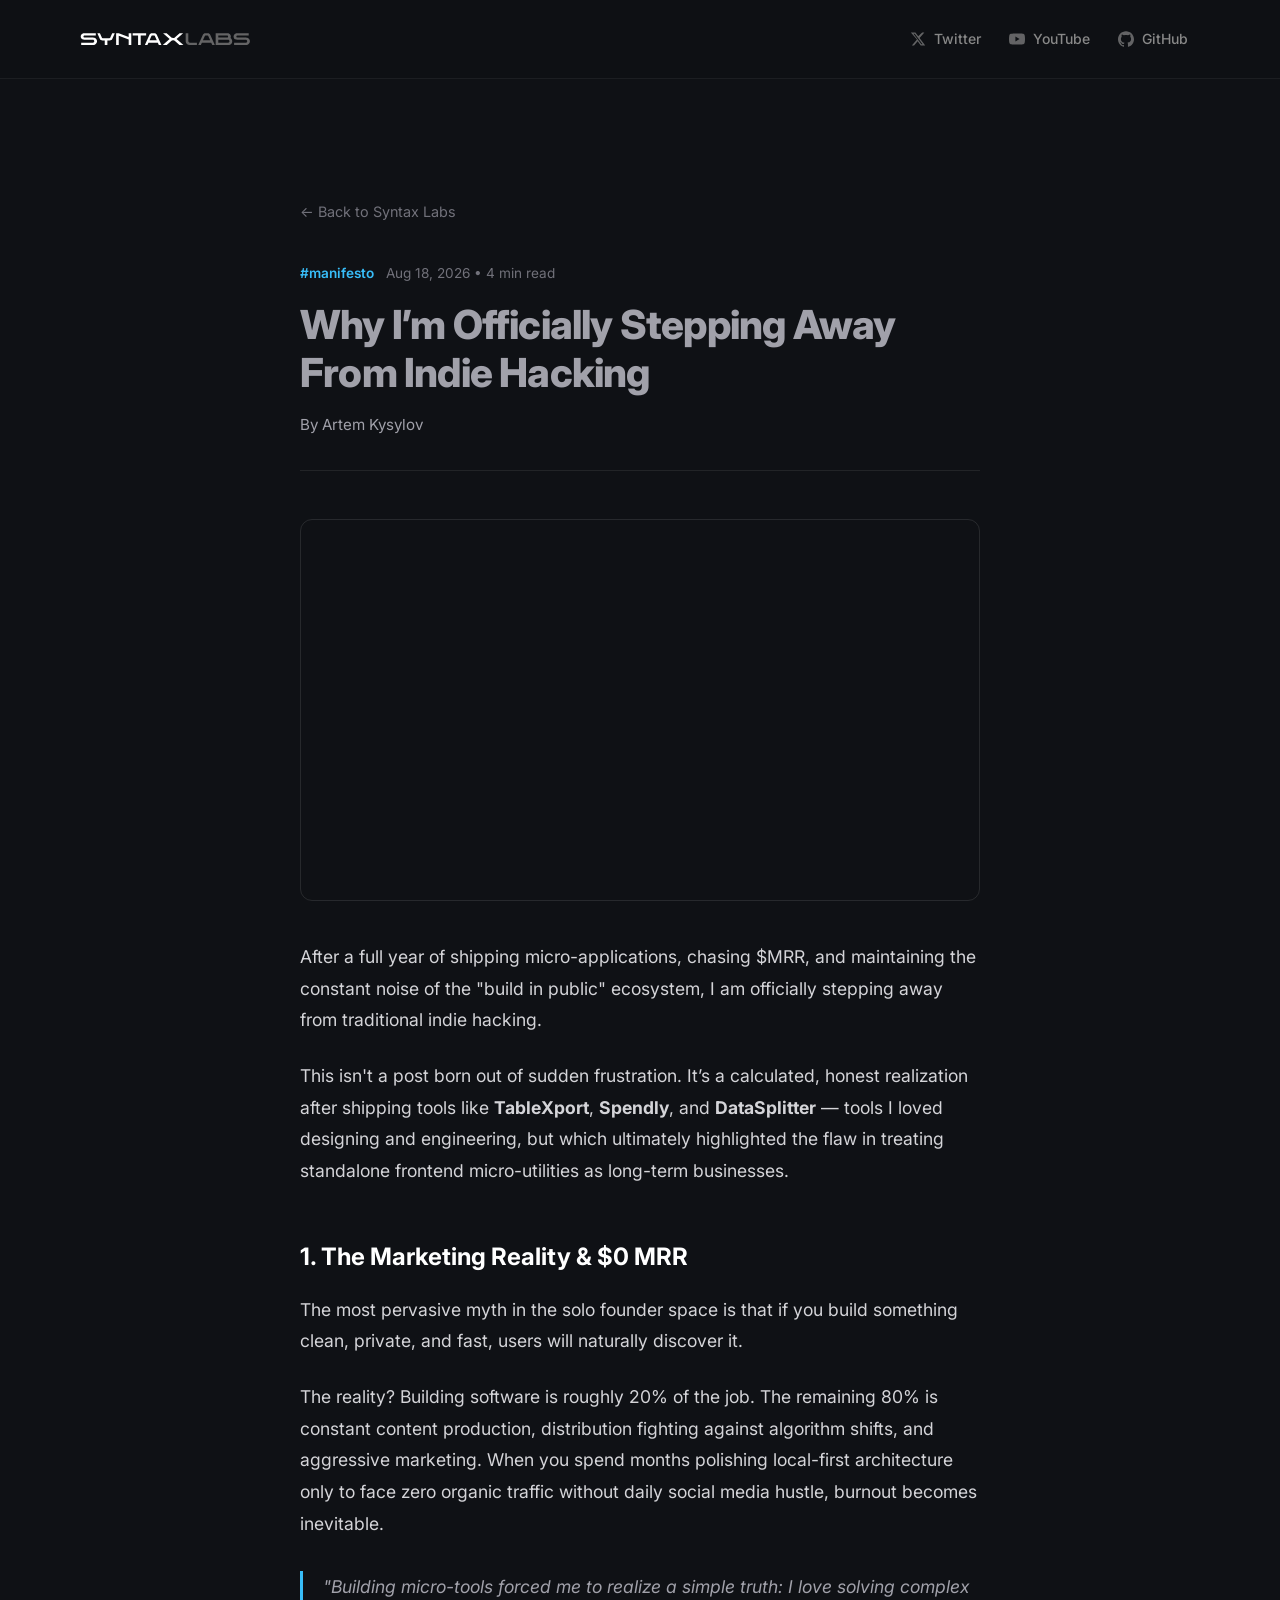
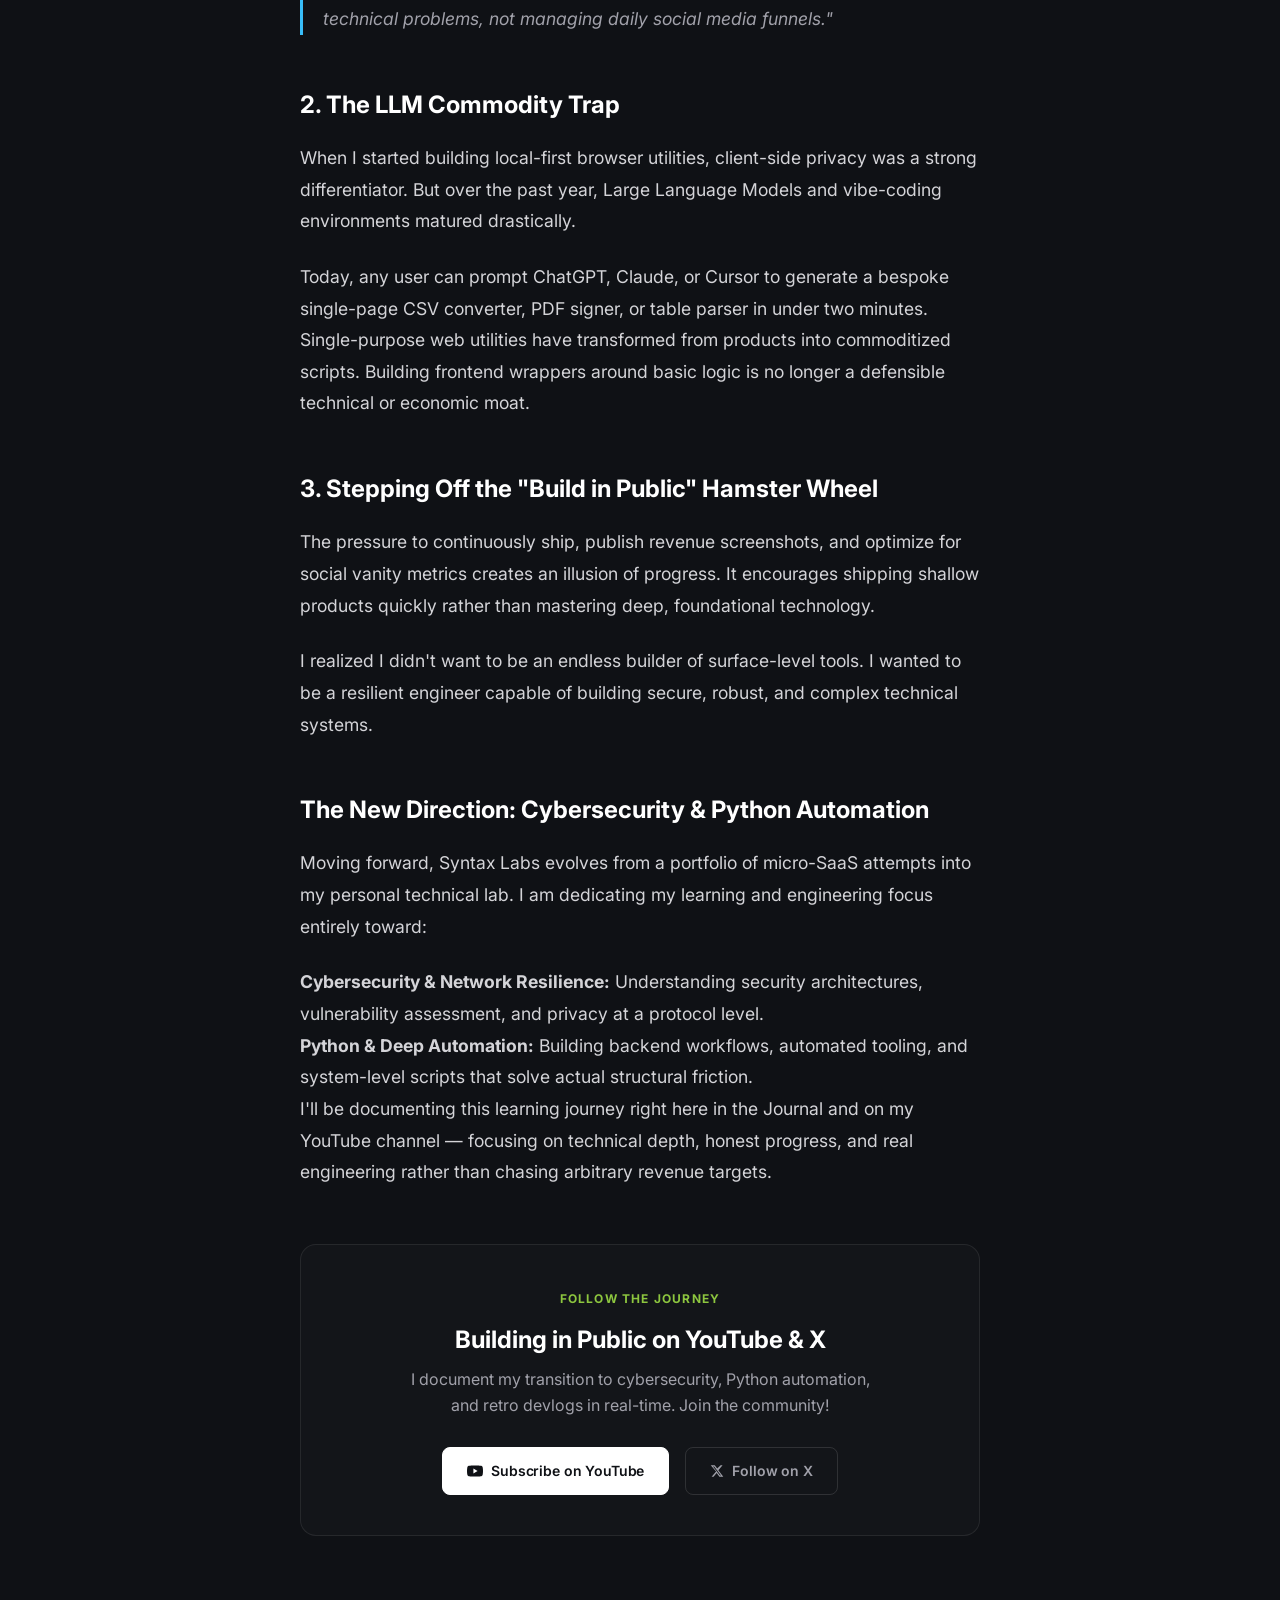
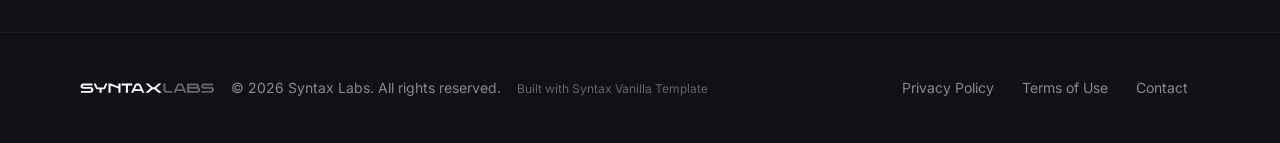
<file: blog/quitting-indie-hacking.html>
<!DOCTYPE html>
<html lang="en">
<head>
  <meta charset="UTF-8" />
  <meta name="viewport" content="width=device-width, initial-scale=1.0" />
  
  <meta name="description" content="A candid reflection on spending a year building micro-SaaS, hitting $0 MRR, dealing with founder burnout, and pivoting Syntax Labs toward Cybersecurity and Python automation." />
  <link rel="icon" href="../favicon.svg" type="image/svg+xml" />

  <meta property="og:type" content="article" />
  <meta property="og:url" content="https://syntaxlabsapp.com/blog/quitting-indie-hacking.html" />
  <meta property="og:title" content="Why I’m Officially Stepping Away From Indie Hacking — Syntax Labs" />
  <meta property="og:description" content="A candid reflection on $0 MRR, creator burnout, and why standalone micro-utility apps became obsolete overnight in the age of LLMs." />
  <meta property="og:image" content="https://syntaxlabsapp.com/open-graph.png" />

  <title>Why I’m Officially Stepping Away From Indie Hacking — Syntax Labs</title>

  <link rel="preconnect" href="https://fonts.googleapis.com" />
  <link rel="preconnect" href="https://fonts.gstatic.com" crossorigin />
  <link href="https://fonts.googleapis.com/css2?family=Inter:wght@400;500;600;700;800&display=swap" rel="stylesheet" />

  <link rel="stylesheet" href="../styles.css" />
</head>

<body>

 <!-- ============================================================
       HEADER
       ============================================================ -->
  <header class="site-header" role="banner">
    <div class="container">

      <!-- Logo -->
      <a href="/" class="logo" aria-label="Syntax Labs — home">
        <img src="/logo/logo.svg" alt="" class="logo__image" width="171" height="19" />
      </a>

      <!-- Navigation -->
      <nav class="site-nav" role="navigation" aria-label="Primary navigation">

        <!-- Twitter / X -->
        <a
          href="https://x.com/tabXport"
          class="nav-link"
          target="_blank"
          rel="noopener noreferrer"
          aria-label="Follow us on X (Twitter)"
        >
          <svg viewBox="0 0 24 24" fill="currentColor" xmlns="http://www.w3.org/2000/svg" aria-hidden="true">
            <path d="M18.244 2.25h3.308l-7.227 8.26 8.502 11.24H16.17l-4.714-6.231-5.401 6.231H2.741l7.73-8.835L1.254 2.25H8.08l4.265 5.638 5.9-5.638Zm-1.161 17.52h1.833L7.084 4.126H5.117L17.083 19.77Z"/>
          </svg>
          <span>Twitter</span>
        </a>

        <!-- YouTube -->
        <a
          href="https://www.youtube.com/@Artem_AlwaysBuilding"
          class="nav-link"
          target="_blank"
          rel="noopener noreferrer"
          aria-label="Watch us on YouTube"
        >
          <svg viewBox="0 0 24 24" fill="currentColor" xmlns="http://www.w3.org/2000/svg" aria-hidden="true">
            <path d="M23.495 6.205a3.007 3.007 0 0 0-2.088-2.088c-1.87-.501-9.396-.501-9.396-.501s-7.507-.01-9.396.501A3.007 3.007 0 0 0 .527 6.205a31.247 31.247 0 0 0-.522 5.805 31.247 31.247 0 0 0 .522 5.783 3.007 3.007 0 0 0 2.088 2.088c1.868.502 9.396.502 9.396.502s7.506 0 9.396-.502a3.007 3.007 0 0 0 2.088-2.088 31.247 31.247 0 0 0 .5-5.783 31.247 31.247 0 0 0-.5-5.805zM9.609 15.601V8.408l6.264 3.602z"/>
          </svg>
          <span>YouTube</span>
        </a>

        <!-- GitHub -->
        <a
          href="https://github.com/Artem-Kysylov"
          class="nav-link"
          target="_blank"
          rel="noopener noreferrer"
          aria-label="Find us on GitHub"
        >
          <svg viewBox="0 0 24 24" fill="currentColor" xmlns="http://www.w3.org/2000/svg" aria-hidden="true">
            <path d="M12 .297c-6.63 0-12 5.373-12 12 0 5.303 3.438 9.8 8.205 11.385.6.113.82-.258.82-.577 0-.285-.01-1.04-.015-2.04-3.338.724-4.042-1.61-4.042-1.61C4.422 18.07 3.633 17.7 3.633 17.7c-1.087-.744.084-.729.084-.729 1.205.084 1.838 1.236 1.838 1.236 1.07 1.835 2.809 1.305 3.495.998.108-.776.417-1.305.76-1.605-2.665-.3-5.466-1.332-5.466-5.93 0-1.31.465-2.38 1.235-3.22-.135-.303-.54-1.523.105-3.176 0 0 1.005-.322 3.3 1.23.96-.267 1.98-.399 3-.405 1.02.006 2.04.138 3 .405 2.28-1.552 3.285-1.23 3.285-1.23.645 1.653.24 2.873.12 3.176.765.84 1.23 1.91 1.23 3.22 0 4.61-2.805 5.625-5.475 5.92.42.36.81 1.096.81 2.22 0 1.606-.015 2.896-.015 3.286 0 .315.21.69.825.57C20.565 22.092 24 17.592 24 12.297c0-6.627-5.373-12-12-12"/>
          </svg>
          <span>GitHub</span>
        </a>

      </nav>
    </div>
  </header>

  <main class="article-page">
    <div class="article-container">

      <a href="/" class="article-back">
        ← Back to Syntax Labs
      </a>

      <header class="article-header">
        <div class="journal-card__meta">
          <span class="journal-tag">#manifesto</span>
          <span class="journal-date">Aug 18, 2026 • 4 min read</span>
        </div>
        <h1 class="article-title">
          Why I’m Officially Stepping Away From Indie Hacking
        </h1>
        <p style="color: #a1a1aa; font-size: 0.95rem;">By Artem Kysylov</p>
      </header>

      <!-- Embedded YouTube Video -->
      <div class="article-video-box">
        <iframe 
          src="https://www.youtube.com/embed/uuSedsByRvQ" 
          title="The Brutal Reality of Building SaaS (Why I'm Pivoting)" 
          allow="accelerometer; autoplay; clipboard-write; encrypted-media; gyroscope; picture-in-picture" 
          allowfullscreen>
        </iframe>
      </div>

      <!-- ARTICLE BODY -->
      <article class="article-body">
        <p>
          After a full year of shipping micro-applications, chasing $MRR, and maintaining the constant noise of the "build in public" ecosystem, I am officially stepping away from traditional indie hacking.
        </p>

        <p>
          This isn't a post born out of sudden frustration. It’s a calculated, honest realization after shipping tools like <strong>TableXport</strong>, <strong>Spendly</strong>, and <strong>DataSplitter</strong> — tools I loved designing and engineering, but which ultimately highlighted the flaw in treating standalone frontend micro-utilities as long-term businesses.
        </p>

        <h2>1. The Marketing Reality &amp; $0 MRR</h2>
        <p>
          The most pervasive myth in the solo founder space is that if you build something clean, private, and fast, users will naturally discover it.
        </p>
        <p>
          The reality? Building software is roughly 20% of the job. The remaining 80% is constant content production, distribution fighting against algorithm shifts, and aggressive marketing. When you spend months polishing local-first architecture only to face zero organic traffic without daily social media hustle, burnout becomes inevitable.
        </p>

        <blockquote>
          "Building micro-tools forced me to realize a simple truth: I love solving complex technical problems, not managing daily social media funnels."
        </blockquote>

        <h2>2. The LLM Commodity Trap</h2>
        <p>
          When I started building local-first browser utilities, client-side privacy was a strong differentiator. But over the past year, Large Language Models and vibe-coding environments matured drastically.
        </p>
        <p>
          Today, any user can prompt ChatGPT, Claude, or Cursor to generate a bespoke single-page CSV converter, PDF signer, or table parser in under two minutes. Single-purpose web utilities have transformed from products into commoditized scripts. Building frontend wrappers around basic logic is no longer a defensible technical or economic moat.
        </p>

        <h2>3. Stepping Off the "Build in Public" Hamster Wheel</h2>
        <p>
          The pressure to continuously ship, publish revenue screenshots, and optimize for social vanity metrics creates an illusion of progress. It encourages shipping shallow products quickly rather than mastering deep, foundational technology.
        </p>
        <p>
          I realized I didn't want to be an endless builder of surface-level tools. I wanted to be a resilient engineer capable of building secure, robust, and complex technical systems.
        </p>

        <h2>The New Direction: Cybersecurity &amp; Python Automation</h2>
        <p>
          Moving forward, Syntax Labs evolves from a portfolio of micro-SaaS attempts into my personal technical lab. I am dedicating my learning and engineering focus entirely toward:
        </p>
        <ul>
          <li><strong>Cybersecurity &amp; Network Resilience:</strong> Understanding security architectures, vulnerability assessment, and privacy at a protocol level.</li>
          <li><strong>Python &amp; Deep Automation:</strong> Building backend workflows, automated tooling, and system-level scripts that solve actual structural friction.</li>
        </ul>

        <p>
          I'll be documenting this learning journey right here in the Journal and on my YouTube channel — focusing on technical depth, honest progress, and real engineering rather than chasing arbitrary revenue targets.
        </p>
      </article>

      <!-- Social CTA -->
      <div class="article-cta-card">
        <span class="cta-badge">Follow the Journey</span>
        <h3>Building in Public on YouTube &amp; X</h3>
        <p>I document my transition to cybersecurity, Python automation, and retro devlogs in real-time. Join the community!</p>
        <div class="cta-actions">
          <a href="https://www.youtube.com/@Artem_AlwaysBuilding" target="_blank" rel="noopener noreferrer" class="btn btn--primary">
            <svg width="16" height="16" viewBox="0 0 24 24" fill="currentColor" aria-hidden="true">
              <path d="M23.495 6.205a3.007 3.007 0 0 0-2.088-2.088c-1.87-.501-9.396-.501-9.396-.501s-7.507-.01-9.396.501A3.007 3.007 0 0 0 .527 6.205a31.247 31.247 0 0 0-.522 5.805 31.247 31.247 0 0 0 .522 5.783 3.007 3.007 0 0 0 2.088 2.088c1.868.502 9.396.502 9.396.502s7.506 0 9.396-.502a3.007 3.007 0 0 0 2.088-2.088 31.247 31.247 0 0 0 .5-5.783 31.247 31.247 0 0 0-.5-5.805zM9.609 15.601V8.408l6.264 3.602z"/>
            </svg>
            Subscribe on YouTube
          </a>
          <a href="https://x.com/tabXport" target="_blank" rel="noopener noreferrer" class="btn btn--ghost">
            <svg width="14" height="14" viewBox="0 0 24 24" fill="currentColor" aria-hidden="true">
              <path d="M18.244 2.25h3.308l-7.227 8.26 8.502 11.24H16.17l-4.714-6.231-5.401 6.231H2.741l7.73-8.835L1.254 2.25H8.08l4.265 5.638 5.9-5.638Zm-1.161 17.52h1.833L7.084 4.126H5.117L17.083 19.77Z"/>
            </svg>
            Follow on X
          </a>
        </div>
      </div>

    </div>
  </main>

<!-- ============================================================
       FOOTER
       ============================================================ -->
  <footer class="site-footer" role="contentinfo">
    <div class="container">

      <div class="footer-left">
        <img src="/logo/logo.svg" alt="Syntax Labs" class="footer-logo" width="171" height="19" />
        <span class="footer-copy">© 2026 Syntax Labs. All rights reserved.</span>
        <a href="https://github.com/Artem-Kysylov/syntax-labs-vanilla-template" class="footer-template-link" target="_blank" rel="noopener noreferrer">Built with Syntax Vanilla Template</a>
      </div>

      <nav class="footer-nav" aria-label="Footer navigation">
        <a href="/privacy.html" class="footer-link">Privacy Policy</a>
        <a href="/terms.html" class="footer-link">Terms of Use</a>
        <a href="mailto:hello@syntaxlabsapp.com" class="footer-link">Contact</a>
      </nav>

    </div>
  </footer>

</body>
</html>
</file>
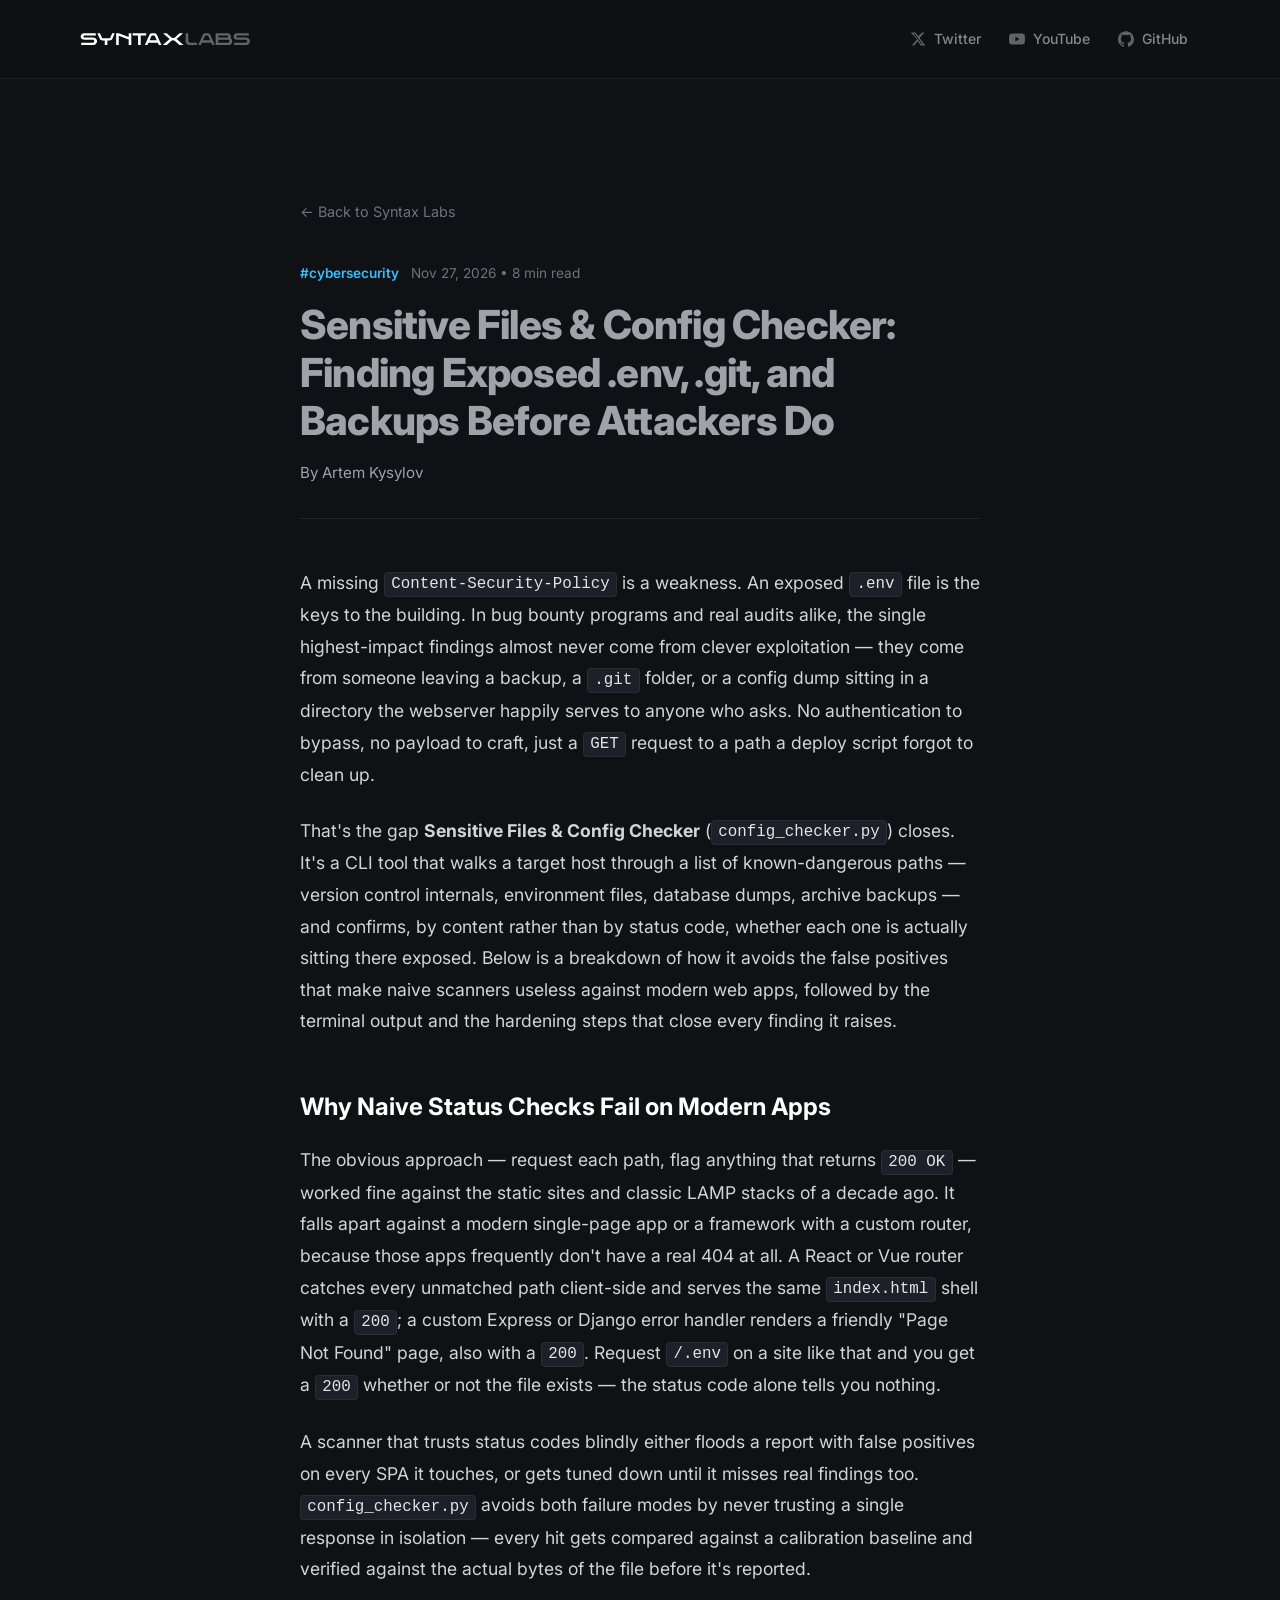
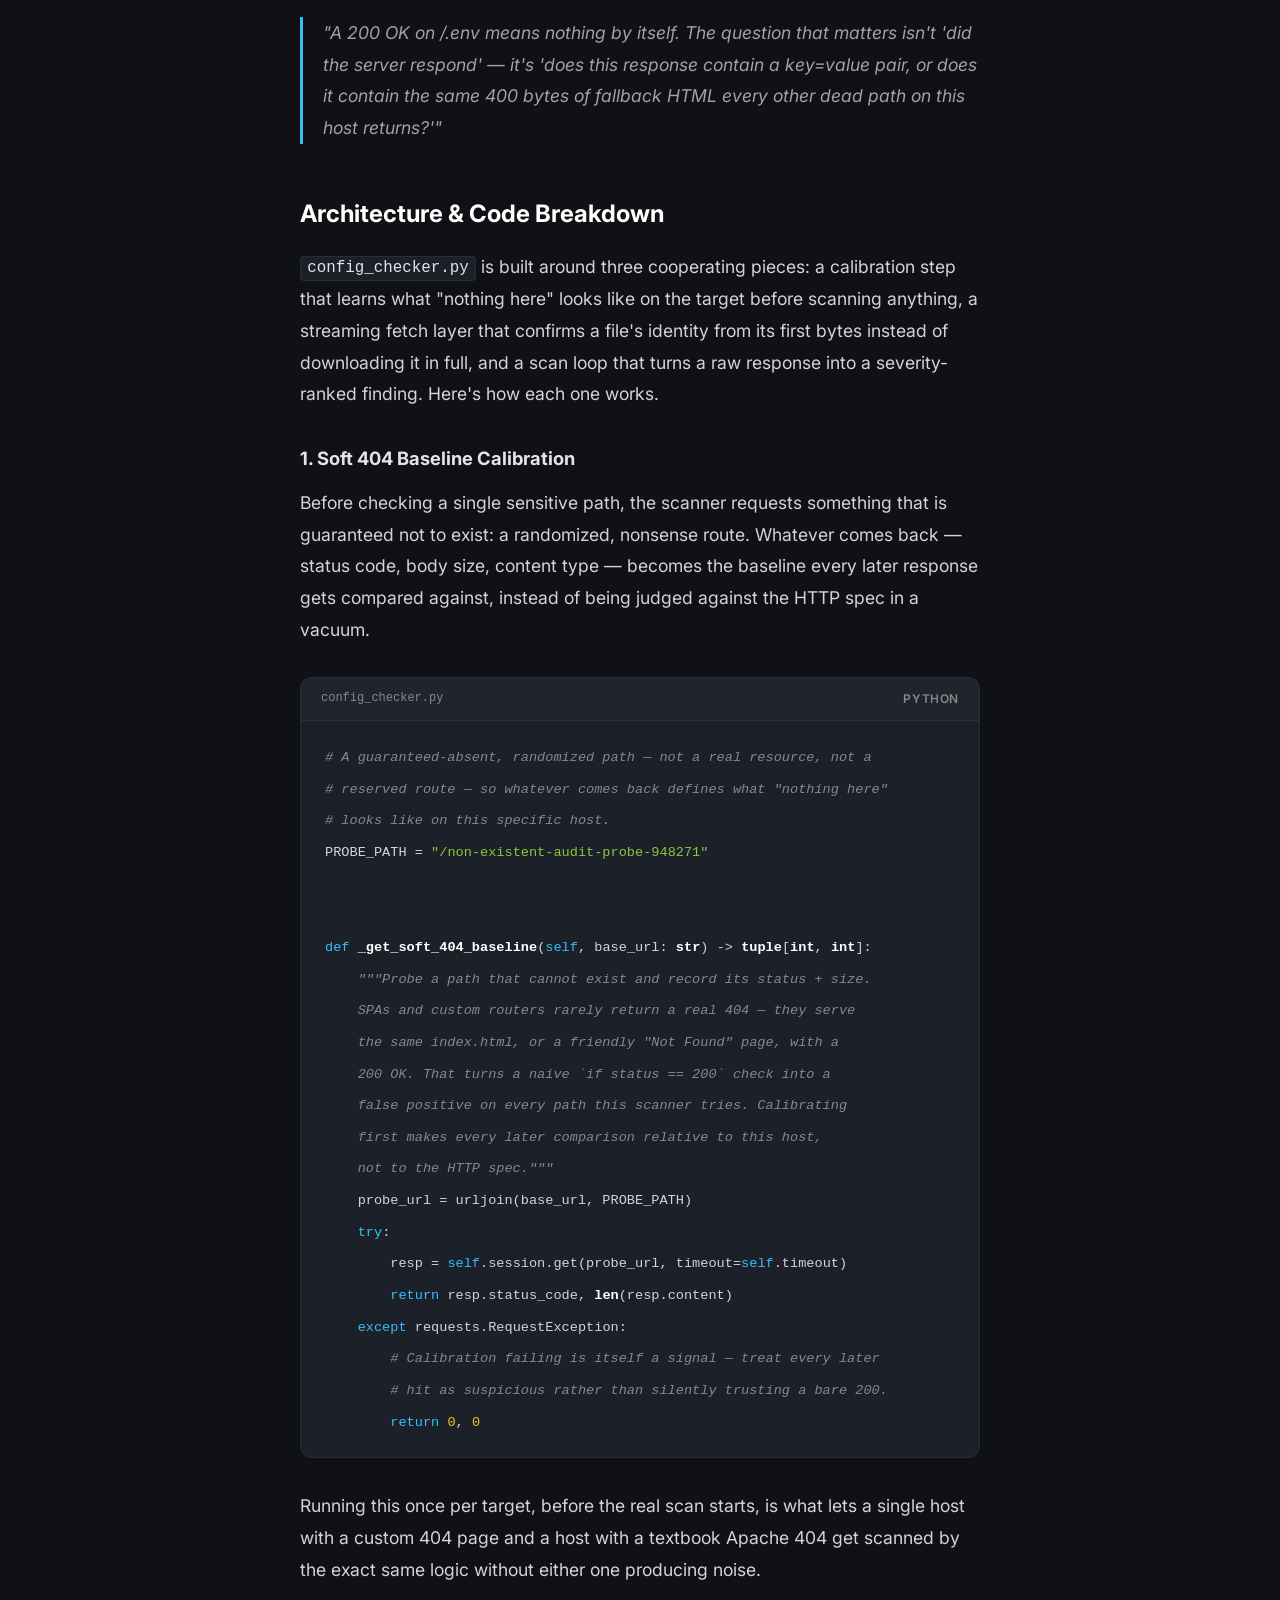
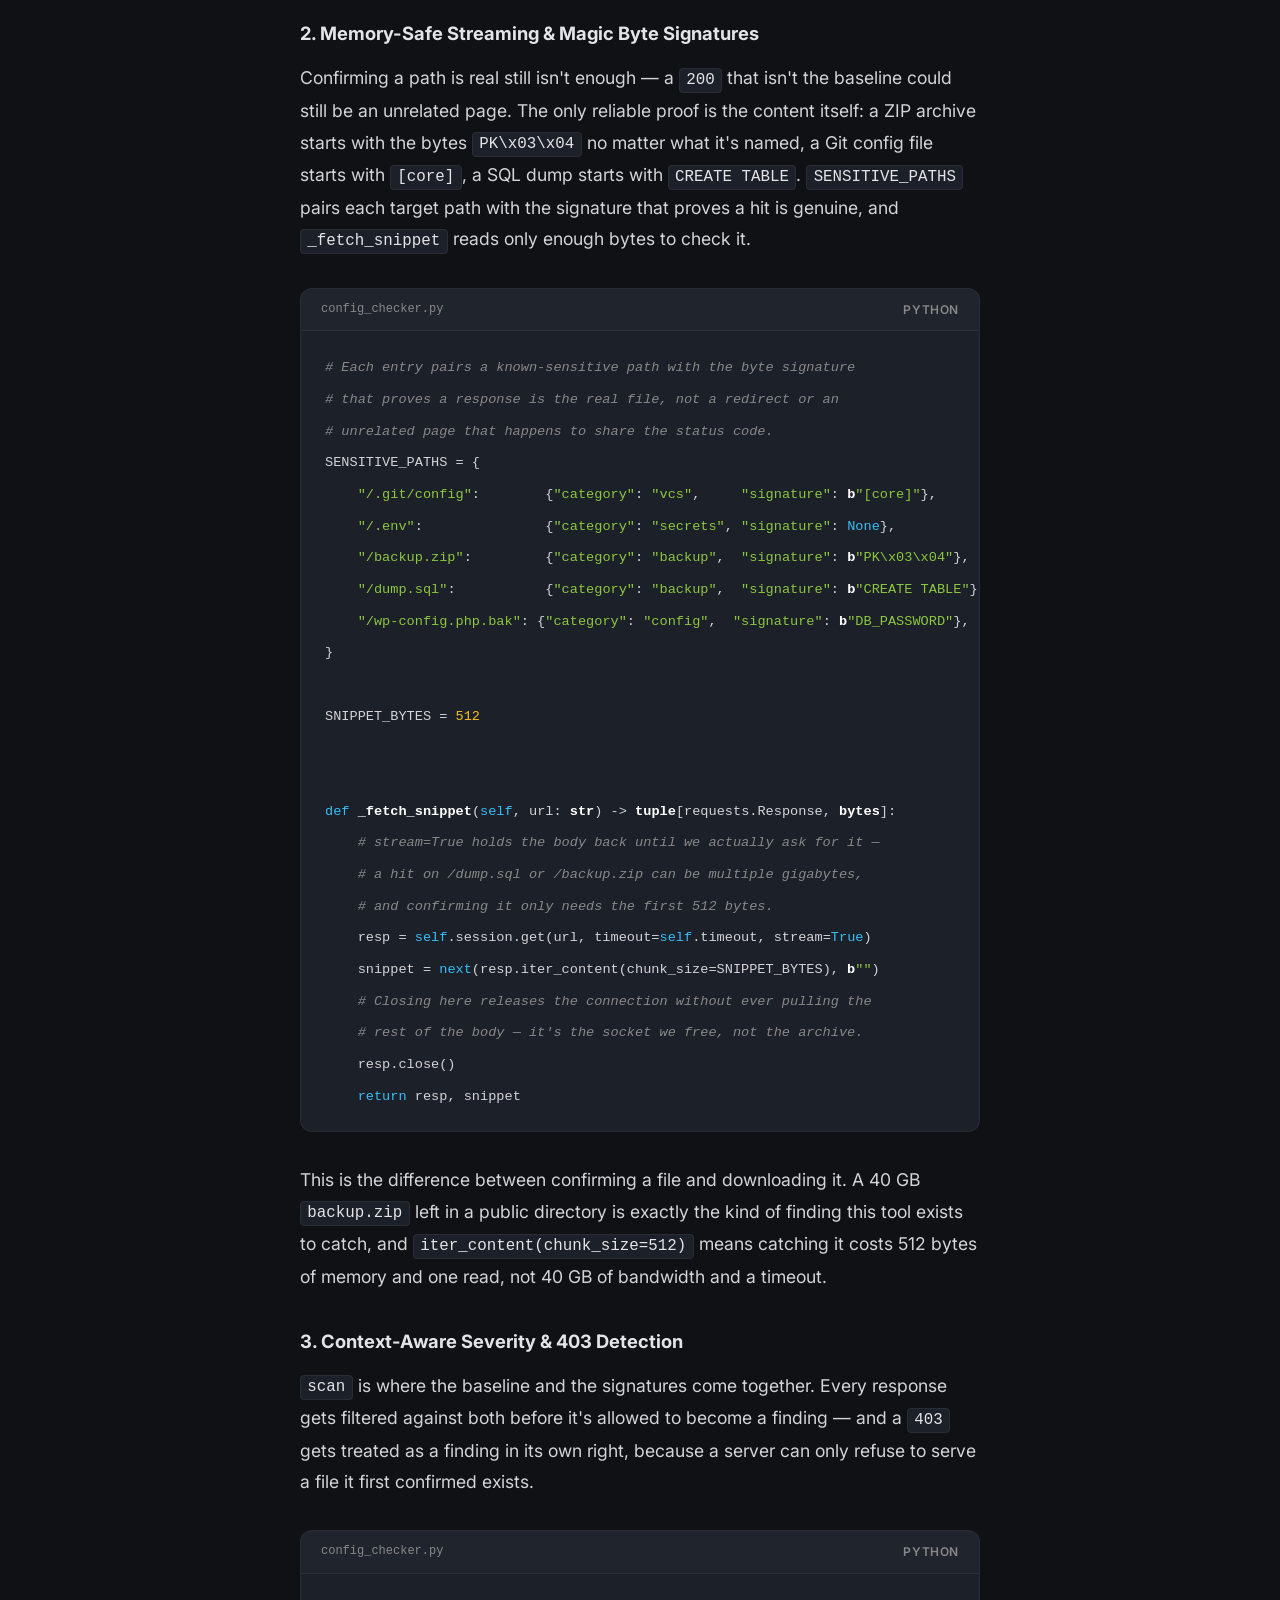
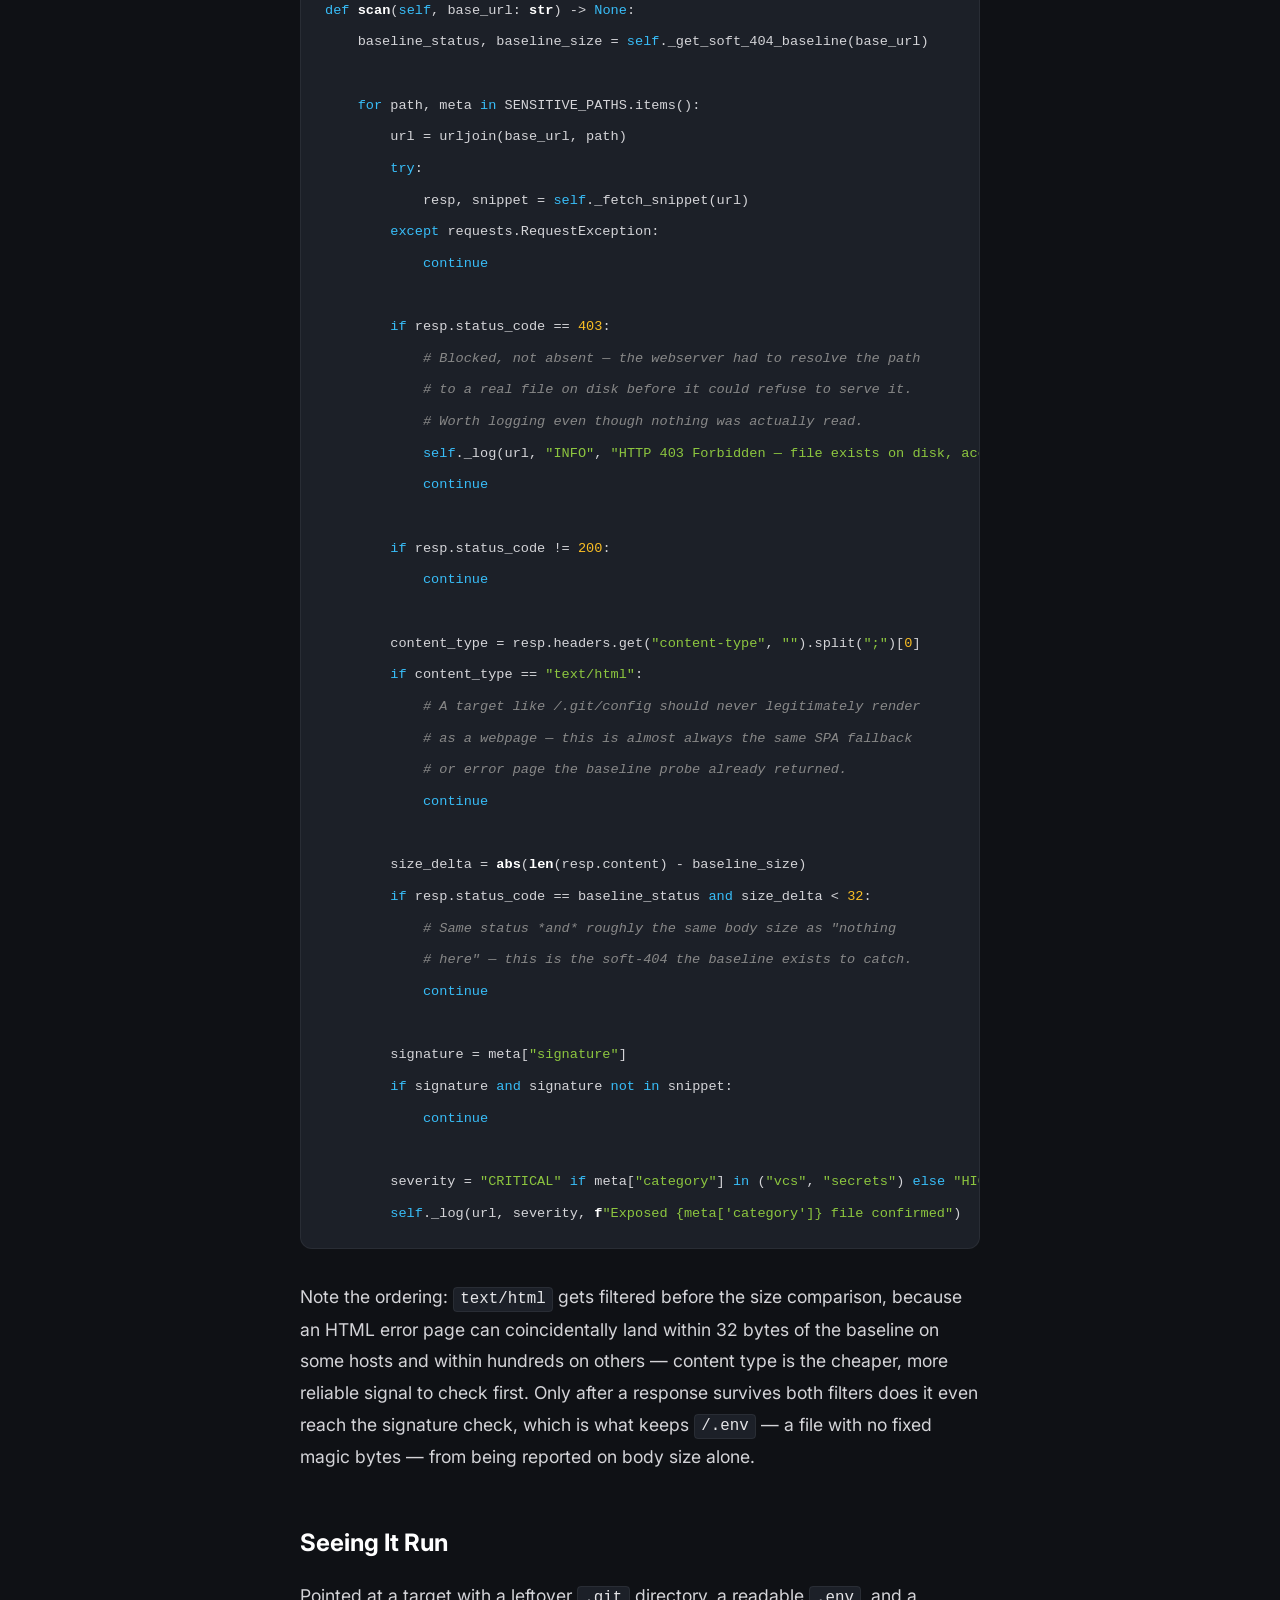
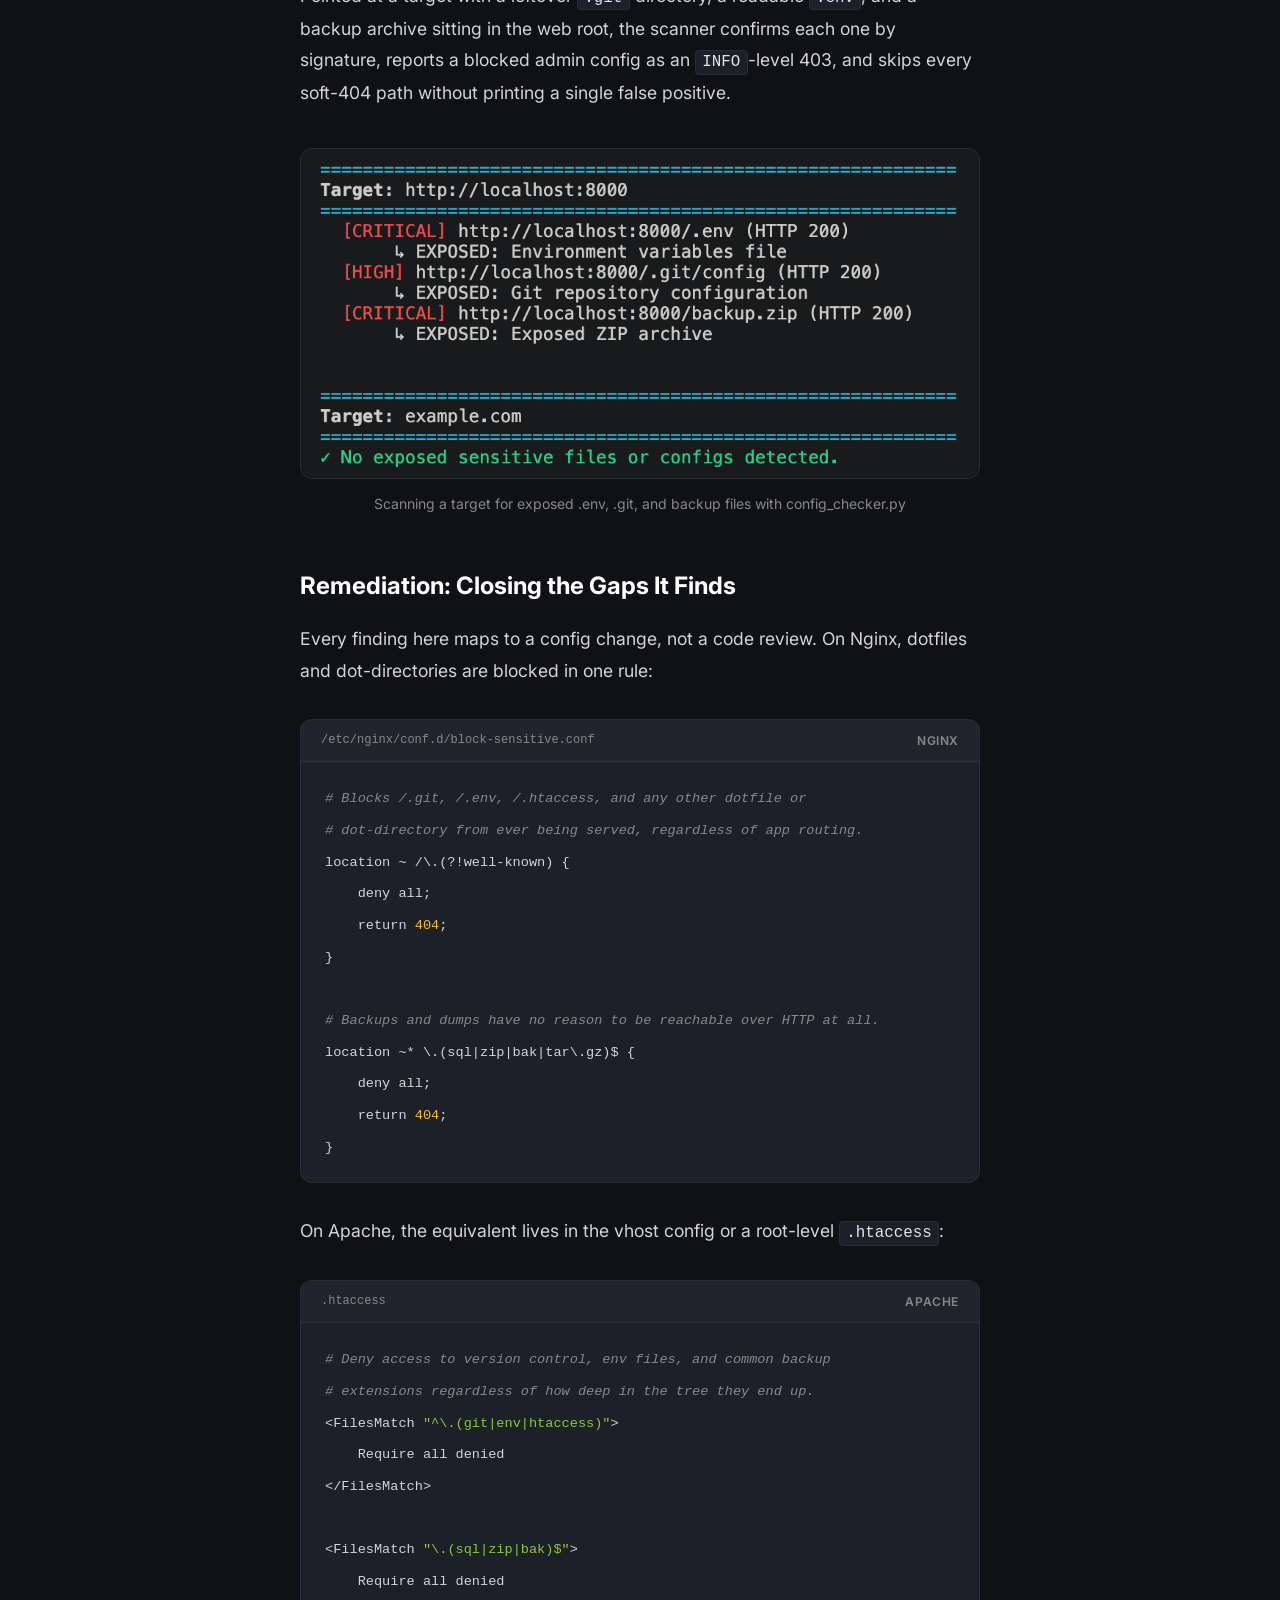
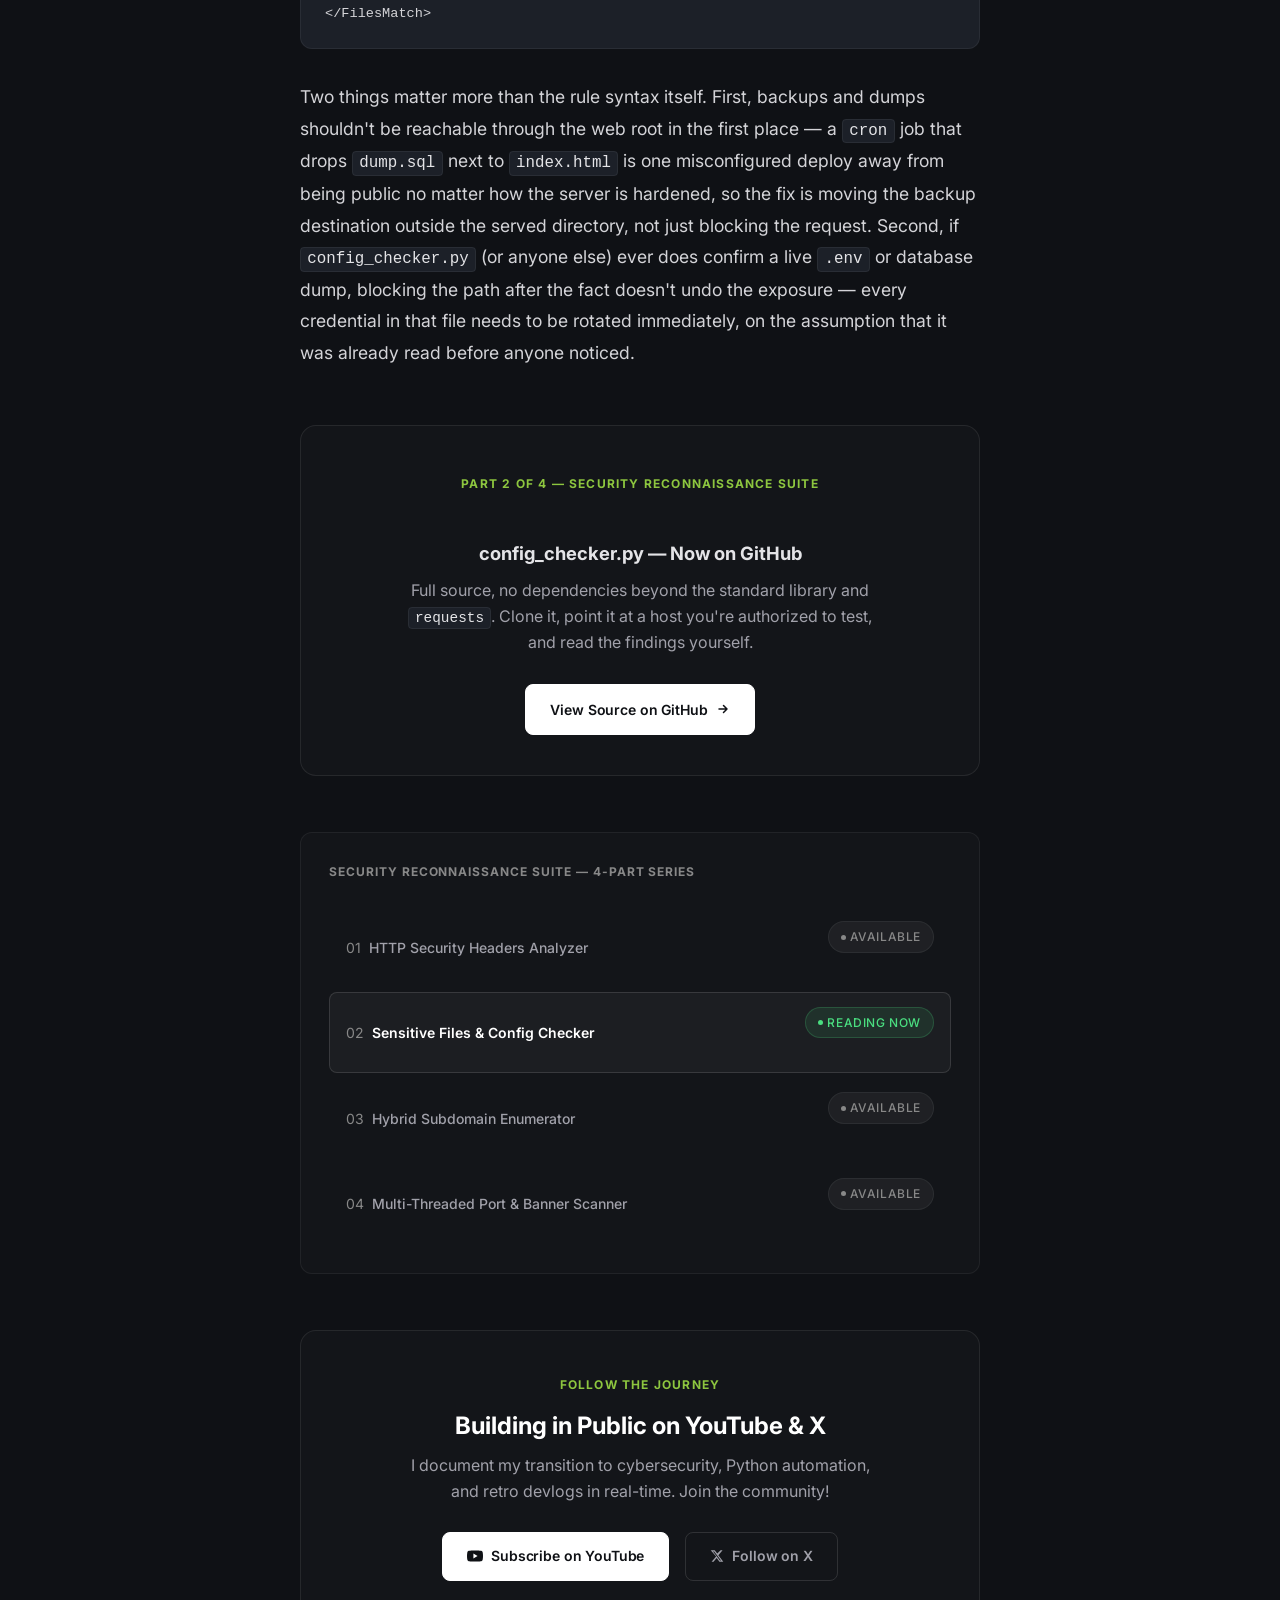
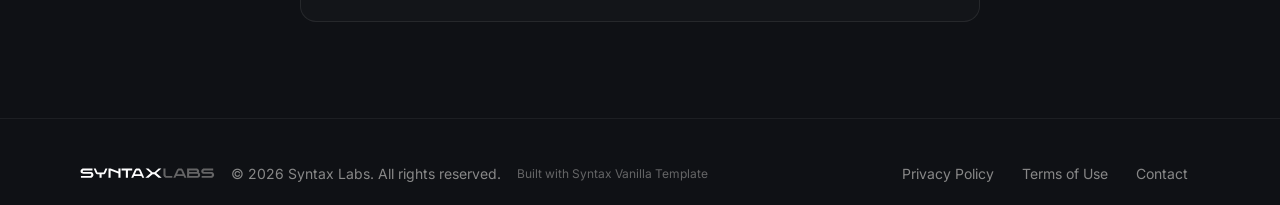
<file: blog/sensitive-files-config-checker.html>
<!DOCTYPE html>
<html lang="en">
<head>
  <meta charset="UTF-8" />
  <meta name="viewport" content="width=device-width, initial-scale=1.0" />

  <meta name="description" content="Inside config_checker.py: a CLI tool that calibrates against soft-404 responses, streams only the first 512 bytes of a match, and confirms exposed .env, .git, and backup files by signature instead of status code. Part 2 of the Security Reconnaissance Suite." />
  <link rel="icon" href="../favicon.svg" type="image/svg+xml" />

  <meta property="og:type" content="article" />
  <meta property="og:url" content="https://syntaxlabsapp.com/blog/sensitive-files-config-checker.html" />
  <meta property="og:title" content="Sensitive Files &amp; Config Checker: Finding Exposed .env, .git, and Backups Before Attackers Do — Syntax Labs" />
  <meta property="og:description" content="Soft-404 baseline calibration, memory-safe streaming with magic-byte signatures, and context-aware severity scoring inside config_checker.py — a CLI recon tool." />
  <meta property="og:image" content="https://syntaxlabsapp.com/open-graph.png" />

  <title>Sensitive Files &amp; Config Checker: Finding Exposed .env, .git, and Backups Before Attackers Do — Syntax Labs</title>

  <link rel="preconnect" href="https://fonts.googleapis.com" />
  <link rel="preconnect" href="https://fonts.gstatic.com" crossorigin />
  <link href="https://fonts.googleapis.com/css2?family=Inter:wght@400;500;600;700;800&display=swap" rel="stylesheet" />

  <link rel="stylesheet" href="../styles.css" />
</head>

<body>

  <!-- ============================================================
       HEADER
       ============================================================ -->
  <header class="site-header" role="banner">
    <div class="container">

      <!-- Logo -->
      <a href="/" class="logo" aria-label="Syntax Labs — home">
        <img src="/logo/logo.svg" alt="" class="logo__image" width="171" height="19" />
      </a>

      <!-- Navigation -->
      <nav class="site-nav" role="navigation" aria-label="Primary navigation">

        <!-- Twitter / X -->
        <a
          href="https://x.com/tabXport"
          class="nav-link"
          target="_blank"
          rel="noopener noreferrer"
          aria-label="Follow us on X (Twitter)"
        >
          <svg viewBox="0 0 24 24" fill="currentColor" xmlns="http://www.w3.org/2000/svg" aria-hidden="true">
            <path d="M18.244 2.25h3.308l-7.227 8.26 8.502 11.24H16.17l-4.714-6.231-5.401 6.231H2.741l7.73-8.835L1.254 2.25H8.08l4.265 5.638 5.9-5.638Zm-1.161 17.52h1.833L7.084 4.126H5.117L17.083 19.77Z"/>
          </svg>
          <span>Twitter</span>
        </a>

        <!-- YouTube -->
        <a
          href="https://www.youtube.com/@Artem_AlwaysBuilding"
          class="nav-link"
          target="_blank"
          rel="noopener noreferrer"
          aria-label="Watch us on YouTube"
        >
          <svg viewBox="0 0 24 24" fill="currentColor" xmlns="http://www.w3.org/2000/svg" aria-hidden="true">
            <path d="M23.495 6.205a3.007 3.007 0 0 0-2.088-2.088c-1.87-.501-9.396-.501-9.396-.501s-7.507-.01-9.396.501A3.007 3.007 0 0 0 .527 6.205a31.247 31.247 0 0 0-.522 5.805 31.247 31.247 0 0 0 .522 5.783 3.007 3.007 0 0 0 2.088 2.088c1.868.502 9.396.502 9.396.502s7.506 0 9.396-.502a3.007 3.007 0 0 0 2.088-2.088 31.247 31.247 0 0 0 .5-5.783 31.247 31.247 0 0 0-.5-5.805zM9.609 15.601V8.408l6.264 3.602z"/>
          </svg>
          <span>YouTube</span>
        </a>

        <!-- GitHub -->
        <a
          href="https://github.com/Artem-Kysylov"
          class="nav-link"
          target="_blank"
          rel="noopener noreferrer"
          aria-label="Find us on GitHub"
        >
          <svg viewBox="0 0 24 24" fill="currentColor" xmlns="http://www.w3.org/2000/svg" aria-hidden="true">
            <path d="M12 .297c-6.63 0-12 5.373-12 12 0 5.303 3.438 9.8 8.205 11.385.6.113.82-.258.82-.577 0-.285-.01-1.04-.015-2.04-3.338.724-4.042-1.61-4.042-1.61C4.422 18.07 3.633 17.7 3.633 17.7c-1.087-.744.084-.729.084-.729 1.205.084 1.838 1.236 1.838 1.236 1.07 1.835 2.809 1.305 3.495.998.108-.776.417-1.305.76-1.605-2.665-.3-5.466-1.332-5.466-5.93 0-1.31.465-2.38 1.235-3.22-.135-.303-.54-1.523.105-3.176 0 0 1.005-.322 3.3 1.23.96-.267 1.98-.399 3-.405 1.02.006 2.04.138 3 .405 2.28-1.552 3.285-1.23 3.285-1.23.645 1.653.24 2.873.12 3.176.765.84 1.23 1.91 1.23 3.22 0 4.61-2.805 5.625-5.475 5.92.42.36.81 1.096.81 2.22 0 1.606-.015 2.896-.015 3.286 0 .315.21.69.825.57C20.565 22.092 24 17.592 24 12.297c0-6.627-5.373-12-12-12"/>
          </svg>
          <span>GitHub</span>
        </a>

      </nav>
    </div>
  </header>

  <!-- MAIN ARTICLE CONTENT -->
  <main class="article-page">
    <div class="article-container">

      <a href="/" class="article-back">
        ← Back to Syntax Labs
      </a>

      <header class="article-header">
        <div class="journal-card__meta">
          <span class="journal-tag">#cybersecurity</span>
          <span class="journal-date">Nov 27, 2026 • 8 min read</span>
        </div>
        <h1 class="article-title">
          Sensitive Files &amp; Config Checker: Finding Exposed .env, .git, and Backups Before Attackers Do
        </h1>
        <p style="color: #a1a1aa; font-size: 0.95rem;">By Artem Kysylov</p>
      </header>

      <!-- ARTICLE BODY -->
      <article class="article-body">

        <p>
          A missing <code>Content-Security-Policy</code> is a weakness. An exposed <code>.env</code> file is the keys to the building. In bug bounty programs and real audits alike, the single highest-impact findings almost never come from clever exploitation — they come from someone leaving a backup, a <code>.git</code> folder, or a config dump sitting in a directory the webserver happily serves to anyone who asks. No authentication to bypass, no payload to craft, just a <code>GET</code> request to a path a deploy script forgot to clean up.
        </p>
        <p>
          That's the gap <strong>Sensitive Files &amp; Config Checker</strong> (<code>config_checker.py</code>) closes. It's a CLI tool that walks a target host through a list of known-dangerous paths — version control internals, environment files, database dumps, archive backups — and confirms, by content rather than by status code, whether each one is actually sitting there exposed. Below is a breakdown of how it avoids the false positives that make naive scanners useless against modern web apps, followed by the terminal output and the hardening steps that close every finding it raises.
        </p>

        <h2>Why Naive Status Checks Fail on Modern Apps</h2>
        <p>
          The obvious approach — request each path, flag anything that returns <code>200 OK</code> — worked fine against the static sites and classic LAMP stacks of a decade ago. It falls apart against a modern single-page app or a framework with a custom router, because those apps frequently don't have a real 404 at all. A React or Vue router catches every unmatched path client-side and serves the same <code>index.html</code> shell with a <code>200</code>; a custom Express or Django error handler renders a friendly "Page Not Found" page, also with a <code>200</code>. Request <code>/.env</code> on a site like that and you get a <code>200</code> whether or not the file exists — the status code alone tells you nothing.
        </p>
        <p>
          A scanner that trusts status codes blindly either floods a report with false positives on every SPA it touches, or gets tuned down until it misses real findings too. <code>config_checker.py</code> avoids both failure modes by never trusting a single response in isolation — every hit gets compared against a calibration baseline and verified against the actual bytes of the file before it's reported.
        </p>

        <blockquote>
          "A 200 OK on /.env means nothing by itself. The question that matters isn't 'did the server respond' — it's 'does this response contain a key=value pair, or does it contain the same 400 bytes of fallback HTML every other dead path on this host returns?'"
        </blockquote>

        <h2>Architecture &amp; Code Breakdown</h2>
        <p>
          <code>config_checker.py</code> is built around three cooperating pieces: a calibration step that learns what "nothing here" looks like on the target before scanning anything, a streaming fetch layer that confirms a file's identity from its first bytes instead of downloading it in full, and a scan loop that turns a raw response into a severity-ranked finding. Here's how each one works.
        </p>

        <h3>1. Soft 404 Baseline Calibration</h3>
        <p>
          Before checking a single sensitive path, the scanner requests something that is guaranteed not to exist: a randomized, nonsense route. Whatever comes back — status code, body size, content type — becomes the baseline every later response gets compared against, instead of being judged against the HTTP spec in a vacuum.
        </p>

        <div class="article-code-block">
          <div class="article-code-block__header">
            <span class="article-code-block__filename">config_checker.py</span>
            <span class="article-code-block__lang">Python</span>
          </div>
          <pre><code><span class="tok-com"># A guaranteed-absent, randomized path — not a real resource, not a</span>
<span class="tok-com"># reserved route — so whatever comes back defines what "nothing here"</span>
<span class="tok-com"># looks like on this specific host.</span>
PROBE_PATH = <span class="tok-str">"/non-existent-audit-probe-948271"</span>


<span class="tok-kw">def</span> <span class="tok-fn">_get_soft_404_baseline</span>(<span class="tok-kw">self</span>, base_url: <span class="tok-fn">str</span>) -&gt; <span class="tok-fn">tuple</span>[<span class="tok-fn">int</span>, <span class="tok-fn">int</span>]:
    <span class="tok-com">"""Probe a path that cannot exist and record its status + size.</span>
<span class="tok-com">    SPAs and custom routers rarely return a real 404 — they serve</span>
<span class="tok-com">    the same index.html, or a friendly "Not Found" page, with a</span>
<span class="tok-com">    200 OK. That turns a naive `if status == 200` check into a</span>
<span class="tok-com">    false positive on every path this scanner tries. Calibrating</span>
<span class="tok-com">    first makes every later comparison relative to this host,</span>
<span class="tok-com">    not to the HTTP spec."""</span>
    probe_url = urljoin(base_url, PROBE_PATH)
    <span class="tok-kw">try</span>:
        resp = <span class="tok-kw">self</span>.session.get(probe_url, timeout=<span class="tok-kw">self</span>.timeout)
        <span class="tok-kw">return</span> resp.status_code, <span class="tok-fn">len</span>(resp.content)
    <span class="tok-kw">except</span> requests.RequestException:
        <span class="tok-com"># Calibration failing is itself a signal — treat every later</span>
        <span class="tok-com"># hit as suspicious rather than silently trusting a bare 200.</span>
        <span class="tok-kw">return</span> <span class="tok-num">0</span>, <span class="tok-num">0</span></code></pre>
        </div>

        <p>
          Running this once per target, before the real scan starts, is what lets a single host with a custom 404 page and a host with a textbook Apache 404 get scanned by the exact same logic without either one producing noise.
        </p>

        <h3>2. Memory-Safe Streaming &amp; Magic Byte Signatures</h3>
        <p>
          Confirming a path is real still isn't enough — a <code>200</code> that isn't the baseline could still be an unrelated page. The only reliable proof is the content itself: a ZIP archive starts with the bytes <code>PK\x03\x04</code> no matter what it's named, a Git config file starts with <code>[core]</code>, a SQL dump starts with <code>CREATE TABLE</code>. <code>SENSITIVE_PATHS</code> pairs each target path with the signature that proves a hit is genuine, and <code>_fetch_snippet</code> reads only enough bytes to check it.
        </p>

        <div class="article-code-block">
          <div class="article-code-block__header">
            <span class="article-code-block__filename">config_checker.py</span>
            <span class="article-code-block__lang">Python</span>
          </div>
          <pre><code><span class="tok-com"># Each entry pairs a known-sensitive path with the byte signature</span>
<span class="tok-com"># that proves a response is the real file, not a redirect or an</span>
<span class="tok-com"># unrelated page that happens to share the status code.</span>
SENSITIVE_PATHS = {
    <span class="tok-str">"/.git/config"</span>:        {<span class="tok-str">"category"</span>: <span class="tok-str">"vcs"</span>,     <span class="tok-str">"signature"</span>: <span class="tok-fn">b</span><span class="tok-str">"[core]"</span>},
    <span class="tok-str">"/.env"</span>:               {<span class="tok-str">"category"</span>: <span class="tok-str">"secrets"</span>, <span class="tok-str">"signature"</span>: <span class="tok-kw">None</span>},
    <span class="tok-str">"/backup.zip"</span>:         {<span class="tok-str">"category"</span>: <span class="tok-str">"backup"</span>,  <span class="tok-str">"signature"</span>: <span class="tok-fn">b</span><span class="tok-str">"PK\x03\x04"</span>},
    <span class="tok-str">"/dump.sql"</span>:           {<span class="tok-str">"category"</span>: <span class="tok-str">"backup"</span>,  <span class="tok-str">"signature"</span>: <span class="tok-fn">b</span><span class="tok-str">"CREATE TABLE"</span>},
    <span class="tok-str">"/wp-config.php.bak"</span>: {<span class="tok-str">"category"</span>: <span class="tok-str">"config"</span>,  <span class="tok-str">"signature"</span>: <span class="tok-fn">b</span><span class="tok-str">"DB_PASSWORD"</span>},
}

SNIPPET_BYTES = <span class="tok-num">512</span>


<span class="tok-kw">def</span> <span class="tok-fn">_fetch_snippet</span>(<span class="tok-kw">self</span>, url: <span class="tok-fn">str</span>) -&gt; <span class="tok-fn">tuple</span>[requests.Response, <span class="tok-fn">bytes</span>]:
    <span class="tok-com"># stream=True holds the body back until we actually ask for it —</span>
    <span class="tok-com"># a hit on /dump.sql or /backup.zip can be multiple gigabytes,</span>
    <span class="tok-com"># and confirming it only needs the first 512 bytes.</span>
    resp = <span class="tok-kw">self</span>.session.get(url, timeout=<span class="tok-kw">self</span>.timeout, stream=<span class="tok-kw">True</span>)
    snippet = <span class="tok-kw">next</span>(resp.iter_content(chunk_size=SNIPPET_BYTES), <span class="tok-fn">b</span><span class="tok-str">""</span>)
    <span class="tok-com"># Closing here releases the connection without ever pulling the</span>
    <span class="tok-com"># rest of the body — it's the socket we free, not the archive.</span>
    resp.close()
    <span class="tok-kw">return</span> resp, snippet</code></pre>
        </div>

        <p>
          This is the difference between confirming a file and downloading it. A 40 GB <code>backup.zip</code> left in a public directory is exactly the kind of finding this tool exists to catch, and <code>iter_content(chunk_size=512)</code> means catching it costs 512 bytes of memory and one read, not 40 GB of bandwidth and a timeout.
        </p>

        <h3>3. Context-Aware Severity &amp; 403 Detection</h3>
        <p>
          <code>scan</code> is where the baseline and the signatures come together. Every response gets filtered against both before it's allowed to become a finding — and a <code>403</code> gets treated as a finding in its own right, because a server can only refuse to serve a file it first confirmed exists.
        </p>

        <div class="article-code-block">
          <div class="article-code-block__header">
            <span class="article-code-block__filename">config_checker.py</span>
            <span class="article-code-block__lang">Python</span>
          </div>
          <pre><code><span class="tok-kw">def</span> <span class="tok-fn">scan</span>(<span class="tok-kw">self</span>, base_url: <span class="tok-fn">str</span>) -&gt; <span class="tok-kw">None</span>:
    baseline_status, baseline_size = <span class="tok-kw">self</span>._get_soft_404_baseline(base_url)

    <span class="tok-kw">for</span> path, meta <span class="tok-kw">in</span> SENSITIVE_PATHS.items():
        url = urljoin(base_url, path)
        <span class="tok-kw">try</span>:
            resp, snippet = <span class="tok-kw">self</span>._fetch_snippet(url)
        <span class="tok-kw">except</span> requests.RequestException:
            <span class="tok-kw">continue</span>

        <span class="tok-kw">if</span> resp.status_code == <span class="tok-num">403</span>:
            <span class="tok-com"># Blocked, not absent — the webserver had to resolve the path</span>
            <span class="tok-com"># to a real file on disk before it could refuse to serve it.</span>
            <span class="tok-com"># Worth logging even though nothing was actually read.</span>
            <span class="tok-kw">self</span>._log(url, <span class="tok-str">"INFO"</span>, <span class="tok-str">"HTTP 403 Forbidden — file exists on disk, access blocked"</span>)
            <span class="tok-kw">continue</span>

        <span class="tok-kw">if</span> resp.status_code != <span class="tok-num">200</span>:
            <span class="tok-kw">continue</span>

        content_type = resp.headers.get(<span class="tok-str">"content-type"</span>, <span class="tok-str">""</span>).split(<span class="tok-str">";"</span>)[<span class="tok-num">0</span>]
        <span class="tok-kw">if</span> content_type == <span class="tok-str">"text/html"</span>:
            <span class="tok-com"># A target like /.git/config should never legitimately render</span>
            <span class="tok-com"># as a webpage — this is almost always the same SPA fallback</span>
            <span class="tok-com"># or error page the baseline probe already returned.</span>
            <span class="tok-kw">continue</span>

        size_delta = <span class="tok-fn">abs</span>(<span class="tok-fn">len</span>(resp.content) - baseline_size)
        <span class="tok-kw">if</span> resp.status_code == baseline_status <span class="tok-kw">and</span> size_delta &lt; <span class="tok-num">32</span>:
            <span class="tok-com"># Same status *and* roughly the same body size as "nothing</span>
            <span class="tok-com"># here" — this is the soft-404 the baseline exists to catch.</span>
            <span class="tok-kw">continue</span>

        signature = meta[<span class="tok-str">"signature"</span>]
        <span class="tok-kw">if</span> signature <span class="tok-kw">and</span> signature <span class="tok-kw">not in</span> snippet:
            <span class="tok-kw">continue</span>

        severity = <span class="tok-str">"CRITICAL"</span> <span class="tok-kw">if</span> meta[<span class="tok-str">"category"</span>] <span class="tok-kw">in</span> (<span class="tok-str">"vcs"</span>, <span class="tok-str">"secrets"</span>) <span class="tok-kw">else</span> <span class="tok-str">"HIGH"</span>
        <span class="tok-kw">self</span>._log(url, severity, <span class="tok-fn">f</span><span class="tok-str">"Exposed {meta['category']} file confirmed"</span>)</code></pre>
        </div>

        <p>
          Note the ordering: <code>text/html</code> gets filtered before the size comparison, because an HTML error page can coincidentally land within 32 bytes of the baseline on some hosts and within hundreds on others — content type is the cheaper, more reliable signal to check first. Only after a response survives both filters does it even reach the signature check, which is what keeps <code>/.env</code> — a file with no fixed magic bytes — from being reported on body size alone.
        </p>

        <h2>Seeing It Run</h2>
        <p>
          Pointed at a target with a leftover <code>.git</code> directory, a readable <code>.env</code>, and a backup archive sitting in the web root, the scanner confirms each one by signature, reports a blocked admin config as an <code>INFO</code>-level 403, and skips every soft-404 path without printing a single false positive.
        </p>

        <figure class="article-figure">
          <img src="assets/config_checker_terminal.png" alt="Terminal output of config_checker.py scanning a target for exposed .env, .git, and backup files" width="924" height="448" loading="lazy" />
          <figcaption>Scanning a target for exposed .env, .git, and backup files with config_checker.py</figcaption>
        </figure>

        <h2>Remediation: Closing the Gaps It Finds</h2>
        <p>
          Every finding here maps to a config change, not a code review. On Nginx, dotfiles and dot-directories are blocked in one rule:
        </p>

        <div class="article-code-block">
          <div class="article-code-block__header">
            <span class="article-code-block__filename">/etc/nginx/conf.d/block-sensitive.conf</span>
            <span class="article-code-block__lang">Nginx</span>
          </div>
          <pre><code><span class="tok-com"># Blocks /.git, /.env, /.htaccess, and any other dotfile or</span>
<span class="tok-com"># dot-directory from ever being served, regardless of app routing.</span>
location ~ /\.(?!well-known) {
    deny all;
    return <span class="tok-num">404</span>;
}

<span class="tok-com"># Backups and dumps have no reason to be reachable over HTTP at all.</span>
location ~* \.(sql|zip|bak|tar\.gz)$ {
    deny all;
    return <span class="tok-num">404</span>;
}</code></pre>
        </div>

        <p>
          On Apache, the equivalent lives in the vhost config or a root-level <code>.htaccess</code>:
        </p>

        <div class="article-code-block">
          <div class="article-code-block__header">
            <span class="article-code-block__filename">.htaccess</span>
            <span class="article-code-block__lang">Apache</span>
          </div>
          <pre><code><span class="tok-com"># Deny access to version control, env files, and common backup</span>
<span class="tok-com"># extensions regardless of how deep in the tree they end up.</span>
&lt;FilesMatch <span class="tok-str">"^\.(git|env|htaccess)"</span>&gt;
    Require all denied
&lt;/FilesMatch&gt;

&lt;FilesMatch <span class="tok-str">"\.(sql|zip|bak)$"</span>&gt;
    Require all denied
&lt;/FilesMatch&gt;</code></pre>
        </div>

        <p>
          Two things matter more than the rule syntax itself. First, backups and dumps shouldn't be reachable through the web root in the first place — a <code>cron</code> job that drops <code>dump.sql</code> next to <code>index.html</code> is one misconfigured deploy away from being public no matter how the server is hardened, so the fix is moving the backup destination outside the served directory, not just blocking the request. Second, if <code>config_checker.py</code> (or anyone else) ever does confirm a live <code>.env</code> or database dump, blocking the path after the fact doesn't undo the exposure — every credential in that file needs to be rotated immediately, on the assumption that it was already read before anyone noticed.
        </p>

        <!-- Repository CTA -->
        <div class="article-cta-card">
          <span class="cta-badge">Part 2 of 4 — Security Reconnaissance Suite</span>
          <h3>config_checker.py — Now on GitHub</h3>
          <p>Full source, no dependencies beyond the standard library and <code>requests</code>. Clone it, point it at a host you're authorized to test, and read the findings yourself.</p>
          <div class="cta-actions">
            <a href="https://github.com/Artem-Kysylov/sensitive-files-checker" target="_blank" rel="noopener noreferrer" class="btn btn--primary">
              View Source on GitHub
              <svg width="14" height="14" viewBox="0 0 14 14" fill="none" xmlns="http://www.w3.org/2000/svg" aria-hidden="true">
                <path d="M3 7H11M11 7L7.5 3.5M11 7L7.5 10.5" stroke="currentColor" stroke-width="1.5" stroke-linecap="round" stroke-linejoin="round"/>
              </svg>
            </a>
          </div>
        </div>

        <!-- Series Navigation -->
        <div class="series-nav">
          <p class="series-nav__title">Security Reconnaissance Suite — 4-Part Series</p>
          <ul class="series-nav__list">
            <li class="series-nav__item">
              <a href="http-security-headers-analyzer.html" class="series-nav__label series-nav__label--link">
                <span class="series-nav__index">01</span>HTTP Security Headers Analyzer
              </a>
              <span class="badge badge--read"><span class="badge__dot"></span>Available</span>
            </li>
            <li class="series-nav__item series-nav__item--active">
              <span class="series-nav__label"><span class="series-nav__index">02</span>Sensitive Files &amp; Config Checker</span>
              <span class="badge badge--active"><span class="badge__dot"></span>Reading now</span>
            </li>
            <li class="series-nav__item">
              <a href="hybrid-subdomain-enumerator.html" class="series-nav__label series-nav__label--link">
                <span class="series-nav__index">03</span>Hybrid Subdomain Enumerator
              </a>
              <span class="badge badge--read"><span class="badge__dot"></span>Available</span>
            </li>
            <li class="series-nav__item">
              <a href="multi-threaded-port-banner-scanner.html" class="series-nav__label series-nav__label--link">
                <span class="series-nav__index">04</span>Multi-Threaded Port &amp; Banner Scanner
              </a>
              <span class="badge badge--read"><span class="badge__dot"></span>Available</span>
            </li>
          </ul>
        </div>

      </article>

      <!-- Social CTA -->
      <div class="article-cta-card">
        <span class="cta-badge">Follow the Journey</span>
        <h3>Building in Public on YouTube &amp; X</h3>
        <p>I document my transition to cybersecurity, Python automation, and retro devlogs in real-time. Join the community!</p>
        <div class="cta-actions">
          <a href="https://www.youtube.com/@Artem_AlwaysBuilding" target="_blank" rel="noopener noreferrer" class="btn btn--primary">
            <svg width="16" height="16" viewBox="0 0 24 24" fill="currentColor" aria-hidden="true">
              <path d="M23.495 6.205a3.007 3.007 0 0 0-2.088-2.088c-1.87-.501-9.396-.501-9.396-.501s-7.507-.01-9.396.501A3.007 3.007 0 0 0 .527 6.205a31.247 31.247 0 0 0-.522 5.805 31.247 31.247 0 0 0 .522 5.783 3.007 3.007 0 0 0 2.088 2.088c1.868.502 9.396.502 9.396.502s7.506 0 9.396-.502a3.007 3.007 0 0 0 2.088-2.088 31.247 31.247 0 0 0 .5-5.783 31.247 31.247 0 0 0-.5-5.805zM9.609 15.601V8.408l6.264 3.602z"/>
            </svg>
            Subscribe on YouTube
          </a>
          <a href="https://x.com/tabXport" target="_blank" rel="noopener noreferrer" class="btn btn--ghost">
            <svg width="14" height="14" viewBox="0 0 24 24" fill="currentColor" aria-hidden="true">
              <path d="M18.244 2.25h3.308l-7.227 8.26 8.502 11.24H16.17l-4.714-6.231-5.401 6.231H2.741l7.73-8.835L1.254 2.25H8.08l4.265 5.638 5.9-5.638Zm-1.161 17.52h1.833L7.084 4.126H5.117L17.083 19.77Z"/>
            </svg>
            Follow on X
          </a>
        </div>
      </div>

    </div>
  </main>

<!-- ============================================================
       FOOTER
       ============================================================ -->
  <footer class="site-footer" role="contentinfo">
    <div class="container">

      <div class="footer-left">
        <img src="/logo/logo.svg" alt="Syntax Labs" class="footer-logo" width="171" height="19" />
        <span class="footer-copy">© 2026 Syntax Labs. All rights reserved.</span>
        <a href="https://github.com/Artem-Kysylov/syntax-labs-vanilla-template" class="footer-template-link" target="_blank" rel="noopener noreferrer">Built with Syntax Vanilla Template</a>
      </div>

      <nav class="footer-nav" aria-label="Footer navigation">
        <a href="/privacy.html" class="footer-link">Privacy Policy</a>
        <a href="/terms.html" class="footer-link">Terms of Use</a>
        <a href="mailto:hello@syntaxlabsapp.com" class="footer-link">Contact</a>
      </nav>

    </div>
  </footer>

</body>
</html>
</file>
<file: styles.css>
/* ============================================================
   SYNTAX LABS — Design System
   Ultra-minimalist, premium dark aesthetic
   ============================================================ */

/* --- CSS Variables --- */
:root {
  /* Colors */
  --bg-base:        #0F1115;
  --bg-surface:     #16191E;
  --bg-elevated:    #1C2028;

  --text-muted:     #888888;
  --text-base:      #A1A1AA;
  --text-heading:   #E4E4E7;
  --text-bright:    #FFFFFF;

  --border:         rgba(255, 255, 255, 0.06);
  --border-hover:   rgba(255, 255, 255, 0.12);

  --accent:         #FFFFFF;
  --accent-glow:    rgba(255, 255, 255, 0.07);

  /* Product Colors */
  --color-spendly:        #5B6CFF;
  --color-spendly-rgb:    91, 108, 255;
  --color-tablexport:     #1B9358;
  --color-tablexport-rgb: 27, 147, 88;
  --color-docstamp:       #12B981;
  --color-docstamp-rgb:   18, 185, 129;
  --color-datasplitter:   #0B84FF;
  --color-datasplitter-rgb: 11, 132, 255;
  --color-tablemask:      #A4E636;
  --color-tablemask-rgb:  164, 230, 54;
  --color-sigfix:         #0078D4;
  --color-sigfix-rgb:     0, 120, 212;
  --color-vim:            #00ff41;
  --color-vim-rgb:        0, 255, 65;

  /* Typography */
  --font-sans:      'Inter', sans-serif;
  --font-mono:      'SFMono-Regular', Consolas, 'Liberation Mono', Menlo, monospace;

  --text-xs:        0.75rem;
  --text-sm:        0.875rem;
  --text-base-size: 1rem;
  --text-lg:        1.125rem;
  --text-xl:        1.25rem;
  --text-2xl:       1.5rem;
  --text-3xl:       1.875rem;
  --text-4xl:       2.25rem;
  --text-5xl:       3rem;
  --text-6xl:       3.75rem;

  --weight-normal:  400;
  --weight-medium:  500;
  --weight-semibold:600;
  --weight-bold:    700;

  /* Spacing */
  --space-1:  0.25rem;
  --space-2:  0.5rem;
  --space-3:  0.75rem;
  --space-4:  1rem;
  --space-5:  1.25rem;
  --space-6:  1.5rem;
  --space-8:  2rem;
  --space-10: 2.5rem;
  --space-12: 3rem;
  --space-16: 4rem;
  --space-20: 5rem;
  --space-24: 6rem;
  --space-32: 8rem;

  /* Borders */
  --radius-sm:  4px;
  --radius-md:  8px;
  --radius-lg:  12px;
  --radius-xl:  16px;
  --radius-full:9999px;

  /* Transitions */
  --transition-fast:   150ms ease;
  --transition-base:   250ms ease;
  --transition-slow:   400ms ease;

  /* Layout */
  --container-max: 1200px;
  --container-pad: clamp(1.25rem, 5vw, 2.5rem);
}

/* ============================================================
   RESET & BASE
   ============================================================ */

*, *::before, *::after {
  box-sizing: border-box;
  margin: 0;
  padding: 0;
}

html {
  scroll-behavior: smooth;
  -webkit-font-smoothing: antialiased;
  -moz-osx-font-smoothing: grayscale;
}

body {
  font-family:      var(--font-sans);
  font-size:        var(--text-base-size);
  font-weight:      var(--weight-normal);
  line-height:      1.6;
  color:            var(--text-base);
  background-color: var(--bg-base);
  min-height:       100vh;
  overflow-x:       hidden;
}

img, svg { display: block; }
a { color: inherit; text-decoration: none; }
ul, ol { list-style: none; }
button { cursor: pointer; font-family: inherit; }

/* ============================================================
   LAYOUT UTILITIES
   ============================================================ */

.container {
  width: 100%;
  max-width: var(--container-max);
  margin-inline: auto;
  padding-inline: var(--container-pad);
}

/* ============================================================
   HEADER / NAV
   ============================================================ */

.site-header {
  position:   sticky;
  top:        0;
  z-index:    100;
  width:      100%;
  padding-block: var(--space-5);
  background:    rgba(15, 17, 21, 0.85);
  border-bottom: 1px solid var(--border);
  backdrop-filter: blur(16px);
  -webkit-backdrop-filter: blur(16px);
}

.site-header .container {
  display:         flex;
  align-items:     center;
  justify-content: space-between;
  gap:             var(--space-6);
}

/* Logo */
.logo {
  display:     flex;
  align-items: center;
  gap:         var(--space-2);
  transition:  opacity var(--transition-fast);
}

.logo:hover { opacity: 0.75; }

.logo__image {
  display:     block;
  height:      19px;
  width:       auto;
  flex-shrink: 0;
}

/* Nav */
.site-nav {
  display:     flex;
  align-items: center;
  gap:         var(--space-1);
}

.nav-link {
  display:     flex;
  align-items: center;
  gap:         var(--space-2);
  padding:     var(--space-2) var(--space-3);
  border-radius: var(--radius-md);
  font-size:   var(--text-sm);
  font-weight: var(--weight-medium);
  color:       var(--text-muted);
  transition:  color var(--transition-fast),
               background-color var(--transition-fast);
}

.nav-link:hover {
  color:            var(--text-heading);
  background-color: rgba(255, 255, 255, 0.04);
}

.nav-link svg {
  width:  16px;
  height: 16px;
  flex-shrink: 0;
  opacity: 0.7;
  transition: opacity var(--transition-fast);
}

.nav-link:hover svg { opacity: 1; }

/* ============================================================
   HERO SECTION
   ============================================================ */

.hero {
  padding-block: var(--space-32) var(--space-24);
  text-align:    center;
  position:      relative;
  overflow:      hidden;
}

/* Subtle radial glow behind hero text */
.hero::before {
  content:  '';
  position: absolute;
  inset:    0;
  background: radial-gradient(
    ellipse 70% 50% at 50% 0%,
    rgba(255, 255, 255, 0.03) 0%,
    transparent 70%
  );
  pointer-events: none;
}

.hero__eyebrow {
  display:         inline-flex;
  align-items:     center;
  gap:             var(--space-2);
  padding:         var(--space-1) var(--space-3);
  margin-bottom:   var(--space-8);
  border:          1px solid var(--border);
  border-radius:   var(--radius-full);
  font-size:       var(--text-xs);
  font-weight:     var(--weight-medium);
  letter-spacing:  0.08em;
  text-transform:  uppercase;
  color:           var(--text-muted);
  background:      rgba(255, 255, 255, 0.03);
}

.hero__eyebrow-dot {
  width:         5px;
  height:        5px;
  border-radius: var(--radius-full);
  background:    var(--text-muted);
  flex-shrink:   0;
}

.hero__heading {
  font-size:      clamp(var(--text-3xl), 6vw, var(--text-6xl));
  font-weight:    var(--weight-bold);
  line-height:    1.08;
  letter-spacing: -0.04em;
  color:          var(--text-heading);
  max-width:      720px;
  margin-inline:  auto;
  margin-bottom:  var(--space-6);
}

.hero__heading .accent {
  color: var(--text-bright);
}

.hero__subheading {
  font-size:     clamp(var(--text-base-size), 2vw, var(--text-lg));
  color:         var(--text-muted);
  max-width:     500px;
  margin-inline: auto;
  line-height:   1.7;
  margin-bottom: var(--space-10);
}

.hero__actions {
  display:         flex;
  align-items:     center;
  justify-content: center;
  gap:             var(--space-3);
  flex-wrap:       wrap;
}

/* Buttons */
.btn {
  display:         inline-flex;
  align-items:     center;
  gap:             var(--space-2);
  padding:         var(--space-3) var(--space-6);
  border-radius:   var(--radius-md);
  font-size:       var(--text-sm);
  font-weight:     var(--weight-semibold);
  letter-spacing:  -0.01em;
  border:          1px solid transparent;
  transition:      background-color var(--transition-fast),
                   color var(--transition-fast),
                   opacity var(--transition-fast),
                   transform var(--transition-fast),
                   box-shadow var(--transition-fast);
  white-space:     nowrap;
}

.btn:active { transform: scale(0.975); }

.btn--primary {
  background-color: var(--text-bright);
  color:            var(--bg-base);
  border-color:     var(--text-bright);
}

.btn--primary:hover {
  background-color: #E4E4E7;
  box-shadow: 0 0 24px rgba(255, 255, 255, 0.12);
}

.btn--ghost {
  background-color: transparent;
  color:            var(--text-base);
  border-color:     var(--border-hover);
}

.btn--ghost:hover {
  background-color: rgba(255, 255, 255, 0.04);
  color:            var(--text-heading);
  border-color:     rgba(255, 255, 255, 0.18);
}

/* ============================================================
   SECTION CHROME
   ============================================================ */

.section-label {
  font-size:      var(--text-xs);
  font-weight:    var(--weight-semibold);
  letter-spacing: 0.1em;
  text-transform: uppercase;
  color:          var(--text-muted);
  margin-bottom:  var(--space-4);
}

/* ============================================================
   BENTO GRID
   ============================================================ */

.bento-section {
  padding-block: var(--space-24);
}

.bento-section > .container > .section-label {
  margin-bottom: var(--space-3);
}

.bento-section__heading {
  font-size:      clamp(var(--text-2xl), 3.5vw, var(--text-4xl));
  font-weight:    var(--weight-bold);
  letter-spacing: -0.03em;
  color:          var(--text-heading);
  margin-bottom:  var(--space-12);
  line-height:    1.15;
  max-width:      480px;
}

/* Grid Layout */
.bento-grid {
  display: grid;
  grid-template-columns: repeat(12, 1fr);
  grid-template-rows:    auto;
  gap:   16px;
}

/* Card 1 — Featured (spans 6 cols, 2 rows) */
.bento-card--1 {
  grid-column: 1 / 7;
  grid-row:    1 / 3;
}

/* Card 2 — Medium (spans 6 cols, 1 row) */
.bento-card--2 {
  grid-column: 7 / 13;
  grid-row:    1;
}

/* Card 3 — Medium (spans 6 cols, 1 row) */
.bento-card--3 {
  grid-column: 7 / 13;
  grid-row:    2;
}

/* Card 4 — Small (spans 4 cols) */
.bento-card--4 {
  grid-column: 1 / 5;
  grid-row:    3;
}

/* Card 5 — Small (spans 4 cols) */
.bento-card--5 {
  grid-column: 5 / 9;
  grid-row:    3;
}

/* Card 6 — Small (spans 4 cols) */
.bento-card--6 {
  grid-column: 9 / 13;
  grid-row:    3;
}

/* ---- Base Card ---- */
.bento-card {
  position:         relative;
  display:          flex;
  flex-direction:   column;
  background-color: var(--bg-surface);
  border:           1px solid var(--border);
  border-radius:    var(--radius-lg);
  padding:          var(--space-8);
  overflow:         hidden;
  transition:       border-color var(--transition-base),
                    transform var(--transition-base),
                    box-shadow var(--transition-base);
}

/* Radial glow on hover — tracks mouse via CSS custom props */
.bento-card::before {
  content:    '';
  position:   absolute;
  inset:      -1px;
  border-radius: inherit;
  opacity:    0;
  background: radial-gradient(
    400px circle at var(--mouse-x, 50%) var(--mouse-y, 50%),
    rgba(255, 255, 255, 0.06) 0%,
    transparent 70%
  );
  transition: opacity var(--transition-base);
  pointer-events: none;
  z-index: 0;
}

.bento-card:hover::before {
  opacity: 1;
}

.bento-card:hover {
  border-color: var(--border-hover);
  transform:    translateY(-2px);
}

/* All direct content above the pseudo-element */
.bento-card > * { position: relative; z-index: 1; }

/* ============================================================
   PRODUCT-SPECIFIC HOVER EFFECTS
   ============================================================ */

/* Spendly — Indigo */
.bento-card.spendly:hover {
  border-color: rgba(var(--color-spendly-rgb), 0.4);
  box-shadow: 0 0 32px rgba(var(--color-spendly-rgb), 0.12),
              0 0 8px rgba(var(--color-spendly-rgb), 0.08);
}

.bento-card.spendly::before {
  background: radial-gradient(
    400px circle at var(--mouse-x, 50%) var(--mouse-y, 50%),
    rgba(var(--color-spendly-rgb), 0.08) 0%,
    rgba(var(--color-spendly-rgb), 0.04) 40%,
    transparent 70%
  );
}

/* DocStamp — Teal/Mint */
.bento-card.docstamp:hover {
  border-color: rgba(var(--color-docstamp-rgb), 0.4);
  box-shadow: 0 0 32px rgba(var(--color-docstamp-rgb), 0.12),
              0 0 8px rgba(var(--color-docstamp-rgb), 0.08);
}

.bento-card.docstamp::before {
  background: radial-gradient(
    400px circle at var(--mouse-x, 50%) var(--mouse-y, 50%),
    rgba(var(--color-docstamp-rgb), 0.08) 0%,
    rgba(var(--color-docstamp-rgb), 0.04) 40%,
    transparent 70%
  );
}

/* TableMask — Lime Green */
.bento-card.tablemask:hover {
  border-color: rgba(var(--color-tablemask-rgb), 0.4);
  box-shadow: 0 0 32px rgba(var(--color-tablemask-rgb), 0.12),
              0 0 8px rgba(var(--color-tablemask-rgb), 0.08);
}

.bento-card.tablemask::before {
  background: radial-gradient(
    400px circle at var(--mouse-x, 50%) var(--mouse-y, 50%),
    rgba(var(--color-tablemask-rgb), 0.08) 0%,
    rgba(var(--color-tablemask-rgb), 0.04) 40%,
    transparent 70%
  );
}

/* DataSplitter — Light Blue */
.bento-card.datasplitter:hover {
  border-color: rgba(var(--color-datasplitter-rgb), 0.4);
  box-shadow: 0 0 32px rgba(var(--color-datasplitter-rgb), 0.12),
              0 0 8px rgba(var(--color-datasplitter-rgb), 0.08);
}

.bento-card.datasplitter::before {
  background: radial-gradient(
    400px circle at var(--mouse-x, 50%) var(--mouse-y, 50%),
    rgba(var(--color-datasplitter-rgb), 0.08) 0%,
    rgba(var(--color-datasplitter-rgb), 0.04) 40%,
    transparent 70%
  );
}

/* TableXport — Emerald Green */
.bento-card.tablexport:hover {
  border-color: rgba(var(--color-tablexport-rgb), 0.4);
  box-shadow: 0 0 32px rgba(var(--color-tablexport-rgb), 0.12),
              0 0 8px rgba(var(--color-tablexport-rgb), 0.08);
}

.bento-card.tablexport::before {
  background: radial-gradient(
    400px circle at var(--mouse-x, 50%) var(--mouse-y, 50%),
    rgba(var(--color-tablexport-rgb), 0.08) 0%,
    rgba(var(--color-tablexport-rgb), 0.04) 40%,
    transparent 70%
  );
}

/* SigFix — Outlook Blue */
.bento-card.sigfix:hover {
  border-color: rgba(var(--color-sigfix-rgb), 0.4);
  box-shadow: 0 0 32px rgba(var(--color-sigfix-rgb), 0.12),
              0 0 8px rgba(var(--color-sigfix-rgb), 0.08);
}

.bento-card.sigfix::before {
  background: radial-gradient(
    400px circle at var(--mouse-x, 50%) var(--mouse-y, 50%),
    rgba(var(--color-sigfix-rgb), 0.08) 0%,
    rgba(var(--color-sigfix-rgb), 0.04) 40%,
    transparent 70%
  );
}

/* ============================================================
   MOBILE SCROLL-DRIVEN GLOW (.in-view replaces :hover on touch)
   ============================================================ */

@media (max-width: 768px) {
  .bento-card {
    transition: border-color 0.4s ease,
                box-shadow 0.4s ease,
                transform var(--transition-base);
  }

  .bento-card.spendly.in-view {
    border-color: rgba(var(--color-spendly-rgb), 0.4);
    box-shadow: 0 0 32px rgba(var(--color-spendly-rgb), 0.12),
                0 0 8px  rgba(var(--color-spendly-rgb), 0.08);
  }

  .bento-card.spendly.in-view::before      { opacity: 1; }

  .bento-card.docstamp.in-view {
    border-color: rgba(var(--color-docstamp-rgb), 0.4);
    box-shadow: 0 0 32px rgba(var(--color-docstamp-rgb), 0.12),
                0 0 8px  rgba(var(--color-docstamp-rgb), 0.08);
  }

  .bento-card.docstamp.in-view::before     { opacity: 1; }

  .bento-card.tablemask.in-view {
    border-color: rgba(var(--color-tablemask-rgb), 0.4);
    box-shadow: 0 0 32px rgba(var(--color-tablemask-rgb), 0.12),
                0 0 8px  rgba(var(--color-tablemask-rgb), 0.08);
  }

  .bento-card.tablemask.in-view::before    { opacity: 1; }

  .bento-card.datasplitter.in-view {
    border-color: rgba(var(--color-datasplitter-rgb), 0.4);
    box-shadow: 0 0 32px rgba(var(--color-datasplitter-rgb), 0.12),
                0 0 8px  rgba(var(--color-datasplitter-rgb), 0.08);
  }

  .bento-card.datasplitter.in-view::before { opacity: 1; }

  .bento-card.tablexport.in-view {
    border-color: rgba(var(--color-tablexport-rgb), 0.4);
    box-shadow: 0 0 32px rgba(var(--color-tablexport-rgb), 0.12),
                0 0 8px  rgba(var(--color-tablexport-rgb), 0.08);
  }

  .bento-card.tablexport.in-view::before   { opacity: 1; }

  .bento-card.sigfix.in-view {
    border-color: rgba(var(--color-sigfix-rgb), 0.4);
    box-shadow: 0 0 32px rgba(var(--color-sigfix-rgb), 0.12),
                0 0 8px  rgba(var(--color-sigfix-rgb), 0.08);
  }

  .bento-card.sigfix.in-view::before      { opacity: 1; }
}

/* Card tag / category label */
.card-tag {
  display:      inline-flex;
  align-items:  center;
  gap:          var(--space-1);
  font-size:    var(--text-xs);
  font-weight:  var(--weight-medium);
  letter-spacing: 0.06em;
  text-transform: uppercase;
  color:        var(--text-muted);
  margin-bottom: var(--space-5);
}

.card-tag__dot {
  width:         4px;
  height:        4px;
  border-radius: var(--radius-full);
  background:    currentColor;
  flex-shrink:   0;
}

/* Card title */
.card-title {
  font-size:      var(--text-xl);
  font-weight:    var(--weight-semibold);
  letter-spacing: -0.03em;
  color:          var(--text-bright);
  line-height:    1.2;
  margin-bottom:  var(--space-4);
}

.bento-card--featured .card-title {
  font-size: clamp(var(--text-2xl), 2.5vw, var(--text-3xl));
}

.card-title .accent { color: var(--text-bright); }

/* Card description */
.card-desc {
  flex:          1;
  font-size:     var(--text-sm);
  color:         var(--text-base);
  line-height:   1.7;
  margin-bottom: var(--space-6);
  max-width:     52ch;
}

/* Card footer row */
.card-footer {
  display:         flex;
  align-items:     center;
  justify-content: space-between;
  gap:             var(--space-3);
  flex-wrap:       wrap;
  margin-top:      auto;
}

/* Product badge */
.badge {
  display:         inline-flex;
  align-self:      flex-start;
  align-items:     center;
  gap:             var(--space-1);
  padding:         var(--space-1) var(--space-3);
  margin-bottom:   var(--space-5);
  border-radius:   var(--radius-full);
  font-size:       var(--text-xs);
  font-weight:     var(--weight-medium);
  letter-spacing:  0.05em;
  text-transform:  uppercase;
  color:           var(--text-heading);
  background:      rgba(255, 255, 255, 0.05);
  border:          1px solid var(--border);
}

.badge--waitlist {
  background:   rgba(255, 255, 255, 0.07);
  color:        var(--text-heading);
  border:       1px solid rgba(255, 255, 255, 0.1);
}

.badge--active {
  background:   rgba(74, 222, 128, 0.1);
  color:        #4ade80;
  border:       1px solid rgba(74, 222, 128, 0.2);
}

.badge--building {
  background:   rgba(251, 191, 36, 0.1);
  color:        #fbbf24;
  border:       1px solid rgba(251, 191, 36, 0.2);
}

.badge--read {
  background:   rgba(255, 255, 255, 0.05);
  color:        var(--text-muted);
  border:       1px solid var(--border);
}

.badge__dot {
  width:         5px;
  height:        5px;
  border-radius: var(--radius-full);
  background:    currentColor;
  flex-shrink:   0;
}

/* Featured card specifics */
.bento-card--featured {
  min-height: 380px;
}

.bento-card--featured .card-desc {
  max-width: none;
}

.card-illustration {
  flex:          1;
  display:       flex;
  align-items:   center;
  justify-content: center;
  margin-bottom: var(--space-6);
  min-height:    140px;
}

/* Abstract app illustration built purely with CSS/SVG shapes */
.app-mockup {
  width:         100%;
  max-width:     360px;
  height:        160px;
  position:      relative;
  border-radius: var(--radius-lg);
  background:    var(--bg-elevated);
  border:        1px solid var(--border);
  overflow:      hidden;
  display:       flex;
  flex-direction: column;
  gap:           var(--space-2);
  padding:       var(--space-4);
}

.mockup-row {
  display:     flex;
  align-items: center;
  gap:         var(--space-3);
}

.mockup-bar {
  height:        8px;
  border-radius: var(--radius-full);
  background:    var(--bg-base);
  flex:          1;
}

.mockup-bar--short { max-width: 80px; }
.mockup-bar--medium { max-width: 140px; }

.mockup-circle {
  width:         28px;
  height:        28px;
  border-radius: var(--radius-full);
  background:    var(--bg-base);
  flex-shrink:   0;
}

.mockup-number {
  font-size:   var(--text-xl);
  font-weight: var(--weight-bold);
  color:       var(--text-heading);
  letter-spacing: -0.03em;
}

.mockup-label {
  font-size:  var(--text-xs);
  color:      var(--text-muted);
}

/* PDF icon illustration */
.pdf-icon-wrap {
  display:         flex;
  align-items:     center;
  justify-content: center;
  width:           52px;
  height:          52px;
  border-radius:   var(--radius-md);
  background:      var(--bg-elevated);
  border:          1px solid var(--border);
  margin-bottom:   var(--space-5);
}

/* ============================================================
   GAME PROMO BANNER
   ============================================================ */

.game-promo-section {
  padding-bottom: var(--space-24);
}

.game-promo-card {
  position:         relative;
  display:          flex;
  align-items:      center;
  justify-content:  space-between;
  gap:              var(--space-8);
  background-color: var(--bg-surface);
  border:           1px solid var(--border);
  border-radius:    var(--radius-lg);
  padding:          var(--space-8);
  overflow:         hidden;
  transition:       border-color var(--transition-base);
}

.game-promo-card::before {
  content:    '';
  position:   absolute;
  inset:      -1px;
  border-radius: inherit;
  background: radial-gradient(
    500px circle at 0% 50%,
    rgba(var(--color-vim-rgb), 0.06) 0%,
    transparent 70%
  );
  pointer-events: none;
}

/* Lightweight CRT scanline accent, revealed on hover */
.game-promo-card::after {
  content:        '';
  position:       absolute;
  inset:          0;
  border-radius:  inherit;
  background-image: repeating-linear-gradient(
    to bottom,
    rgba(var(--color-vim-rgb), 0.5) 0px,
    rgba(var(--color-vim-rgb), 0.5) 1px,
    transparent 1px,
    transparent 3px
  );
  opacity:        0;
  mix-blend-mode: overlay;
  pointer-events: none;
  transition:     opacity var(--transition-base);
}

.game-promo-card:hover {
  border-color: rgba(var(--color-vim-rgb), 0.3);
}

.game-promo-card:hover::after {
  opacity: 0.15;
}

.game-promo-card > * {
  position: relative;
  z-index:  1;
}

.game-promo-card__main {
  max-width: 560px;
}

.game-promo-card__top {
  display:       flex;
  align-items:   center;
  flex-wrap:     wrap;
  gap:           var(--space-3);
  margin-bottom: var(--space-5);
}

.badge--game {
  margin-bottom: 0;
  font-family:   var(--font-mono);
  color:         var(--color-vim);
  background:    rgba(var(--color-vim-rgb), 0.1);
  border-color:  rgba(var(--color-vim-rgb), 0.25);
}

.status-pill {
  display:        inline-flex;
  align-items:    center;
  gap:            var(--space-2);
  font-size:      var(--text-xs);
  font-weight:    var(--weight-medium);
  letter-spacing: 0.05em;
  text-transform: uppercase;
  color:          var(--text-muted);
}

.status-pill__dot {
  width:         6px;
  height:        6px;
  border-radius: var(--radius-full);
  background:    var(--color-vim);
  box-shadow:    0 0 8px rgba(var(--color-vim-rgb), 0.8);
  flex-shrink:   0;
}

.game-promo-card__title {
  font-size:      clamp(var(--text-2xl), 3vw, var(--text-3xl));
  font-weight:    var(--weight-bold);
  letter-spacing: -0.03em;
  color:          var(--text-bright);
  line-height:    1.15;
  margin-bottom:  var(--space-4);
}

.game-promo-card__desc {
  font-size:   var(--text-sm);
  color:       var(--text-base);
  line-height: 1.7;
  max-width:   52ch;
}

.game-promo-card__action {
  display:        flex;
  flex-direction: column;
  align-items:    flex-end;
  flex-shrink:    0;
  gap:            var(--space-3);
}

.keycap-row {
  display: flex;
  gap:     var(--space-2);
}

.keycap {
  display:         inline-flex;
  align-items:     center;
  justify-content: center;
  width:           28px;
  height:          28px;
  border-radius:   var(--radius-sm);
  background:      var(--bg-elevated);
  border:          1px solid var(--border-hover);
  font-family:     var(--font-mono);
  font-size:       var(--text-xs);
  font-weight:     var(--weight-semibold);
  color:           var(--text-muted);
  box-shadow:      inset 0 -2px 0 rgba(0, 0, 0, 0.25);
  transition:      color var(--transition-fast), border-color var(--transition-fast);
}

.game-promo-card:hover .keycap {
  color:        var(--color-vim);
  border-color: rgba(var(--color-vim-rgb), 0.35);
}

.btn--game {
  background-color: var(--color-vim);
  color:            #04140a;
  border-color:     var(--color-vim);
  white-space:      nowrap;
}

.btn--game:hover {
  background-color: #33ff69;
  box-shadow: 0 0 24px rgba(var(--color-vim-rgb), 0.3);
}

.game-promo-card__caption {
  font-size: var(--text-xs);
  color:     var(--text-muted);
  text-align: right;
}

.game-promo-card__source-link {
  font-size:      var(--text-xs);
  font-family:    var(--font-mono);
  color:          var(--text-muted);
  text-decoration: underline;
  text-decoration-color: var(--border-hover);
  text-underline-offset: 3px;
  transition:     color var(--transition-fast);
}

.game-promo-card__source-link:hover {
  color: var(--color-vim);
}

/* ============================================================
   MANIFESTO / VALUES
   ============================================================ */

.values-section {
  padding-block: var(--space-24);
  border-top:    1px solid var(--border);
}

.values-section > .container > .section-label {
  margin-bottom: var(--space-3);
}

.values-section__heading {
  font-size:      clamp(var(--text-2xl), 3.5vw, var(--text-4xl));
  font-weight:    var(--weight-bold);
  letter-spacing: -0.03em;
  color:          var(--text-heading);
  margin-bottom:  var(--space-12);
  max-width:      560px;
  line-height:    1.15;
}

.values-grid {
  display:               grid;
  grid-template-columns: repeat(3, 1fr);
  gap:                   1px;
  background-color:      var(--border);
  border:                1px solid var(--border);
  border-radius:         var(--radius-lg);
  overflow:              hidden;
}

.value-item {
  background-color: var(--bg-base);
  padding:          var(--space-10) var(--space-8);
  transition:       background-color var(--transition-base);
}

.value-item:hover {
  background-color: var(--bg-surface);
}

.value-icon {
  display:         flex;
  align-items:     center;
  justify-content: flex-start;
  width:           40px;
  height:          40px;
  margin-bottom:   var(--space-5);
  color:           var(--text-muted);
}

.value-icon svg {
  width:  24px;
  height: 24px;
}

.value-title {
  font-size:      var(--text-lg);
  font-weight:    var(--weight-semibold);
  letter-spacing: -0.02em;
  color:          var(--text-heading);
  margin-bottom:  var(--space-3);
  line-height:    1.2;
}

.value-desc {
  font-size:   var(--text-sm);
  color:       var(--text-muted);
  line-height: 1.7;
}

/* ============================================================
   FOOTER
   ============================================================ */

.site-footer {
  padding-block: var(--space-10);
  border-top:    1px solid var(--border);
}

.site-footer .container {
  display:         flex;
  align-items:     center;
  justify-content: space-between;
  gap:             var(--space-6);
  flex-wrap:       wrap;
}

.footer-left {
  display:     flex;
  align-items: center;
  gap:         var(--space-4);
}

.footer-logo {
  display: block;
  height:  15px;
  width:   auto;
}

.footer-copy {
  font-size:   var(--text-sm);
  color:       var(--text-muted);
}

.footer-template-link {
  font-size:     var(--text-xs);
  color:         var(--text-muted);
  text-decoration: none;
  opacity:       0.7;
  transition:    opacity var(--transition-fast);
}

.footer-template-link:hover {
  opacity: 1;
}

.footer-nav {
  display:     flex;
  align-items: center;
  gap:         var(--space-1);
  flex-wrap:   wrap;
}

.footer-link {
  padding:       var(--space-1) var(--space-3);
  font-size:     var(--text-sm);
  color:         var(--text-muted);
  border-radius: var(--radius-sm);
  transition:    color var(--transition-fast),
                 background-color var(--transition-fast);
}

.footer-link:hover {
  color:            var(--text-heading);
  background-color: rgba(255, 255, 255, 0.04);
}

/* ============================================================
   SCROLL REVEAL (no-JS fallback: elements visible by default)
   ============================================================ */

.reveal {
  opacity:   0;
  transform: translateY(20px);
  transition: opacity 0.55s ease,
              transform 0.55s ease;
}

.reveal.visible {
  opacity:   1;
  transform: translateY(0);
}

/* Stagger delay helpers */
.reveal-delay-1 { transition-delay: 0.1s; }
.reveal-delay-2 { transition-delay: 0.2s; }
.reveal-delay-3 { transition-delay: 0.3s; }
.reveal-delay-4 { transition-delay: 0.4s; }

/* ============================================================
   RESPONSIVE — TABLET
   ============================================================ */

@media (max-width: 1024px) {
  :root {
    --container-pad: 2rem;
  }

  .bento-grid {
    grid-template-columns: repeat(6, 1fr);
    gap: var(--space-4);
  }

  .bento-card--1 { grid-column: 1 / 7; grid-row: 1; }
  .bento-card--2 { grid-column: 1 / 4; grid-row: 2; }
  .bento-card--3 { grid-column: 4 / 7; grid-row: 2; }
  .bento-card--4 { grid-column: 1 / 3; grid-row: 3; }
  .bento-card--5 { grid-column: 3 / 5; grid-row: 3; }
  .bento-card--6 { grid-column: 5 / 7; grid-row: 3; }

  .bento-card {
    padding: var(--space-6);
  }

  .bento-card--featured { min-height: 320px; }

  .game-promo-card {
    padding: var(--space-6);
  }

  .values-grid {
    grid-template-columns: repeat(2, 1fr);
  }

  .value-item {
    padding: var(--space-8) var(--space-6);
  }
}

/* ============================================================
   RESPONSIVE — MOBILE
   ============================================================ */

@media (max-width: 640px) {
  /* Container padding adjustment */
  :root {
    --container-pad: 1rem;
  }

  /* Header adjustments */
  .site-header {
    padding-block: var(--space-4);
    position: static; /* Убираем sticky на мобилке для экономии места */
  }

  .site-nav .nav-link span {
    display: none;
  }

  .site-nav .nav-link {
    padding: var(--space-2);
    min-width: 44px; /* Увеличиваем область касания */
    min-height: 44px;
    justify-content: center;
  }

  .logo__wordmark {
    font-size: var(--text-sm);
  }

  .logo__mark {
    width: 24px;
    height: 24px;
  }

  /* Hero section */
  .hero {
    padding-block: var(--space-12) var(--space-10);
    text-align: center;
  }

  .hero__eyebrow {
    font-size: 0.6875rem;
    padding: var(--space-1) var(--space-2);
    margin-bottom: var(--space-5);
  }

  .hero__heading {
    font-size: clamp(var(--text-2xl), 8vw, var(--text-4xl));
    line-height: 1.1;
    margin-bottom: var(--space-5);
  }

  .hero__subheading {
    font-size: var(--text-base-size);
    line-height: 1.6;
    margin-bottom: var(--space-8);
    max-width: 100%;
  }

  .hero__actions {
    flex-direction: column;
    align-items:    stretch;
    width:          100%;
    max-width:      100%;
    gap:            var(--space-3);
  }

  .hero__actions .btn {
    width:           100%;
    justify-content: center;
    padding:         var(--space-4) var(--space-6);
    font-size:       var(--text-base-size);
    min-height:      48px; /* Увеличиваем область касания */
  }

  /* Bento grid */
  .bento-section {
    padding-block: var(--space-16);
  }

  .bento-section__heading {
    margin-bottom: var(--space-8);
  }

  .bento-grid {
    grid-template-columns: 1fr;
    gap: var(--space-4);
  }

  .bento-card--1,
  .bento-card--2,
  .bento-card--3,
  .bento-card--4,
  .bento-card--5,
  .bento-card--6 {
    grid-column: 1 / -1;
    grid-row:    auto;
  }

  .bento-card {
    padding: var(--space-6);
    border-radius: var(--radius-md); /* Уменьшаем радиус на мобилке */
  }

  .bento-card--featured {
    min-height: auto;
  }

  /* Game promo banner */
  .game-promo-section {
    padding-bottom: var(--space-16);
  }

  .game-promo-card {
    flex-direction: column;
    align-items:    stretch;
    gap:            var(--space-6);
    padding:        var(--space-6);
    border-radius:  var(--radius-md);
  }

  .game-promo-card__main {
    max-width: 100%;
  }

  .game-promo-card__desc {
    max-width: 100%;
  }

  .game-promo-card__action {
    align-items: stretch;
  }

  .keycap-row {
    justify-content: center;
  }

  .btn--game {
    width:           100%;
    justify-content: center;
    padding:         var(--space-4) var(--space-6);
    font-size:       var(--text-base-size);
    min-height:      48px;
  }

  .game-promo-card__caption {
    text-align: center;
  }

  .game-promo-card__source-link {
    text-align: center;
  }

  .card-title {
    font-size: clamp(var(--text-lg), 4vw, var(--text-xl));
    line-height: 1.2;
    margin-bottom: var(--space-3);
  }

  .card-desc {
    font-size: var(--text-sm);
    line-height: 1.6;
    margin-bottom: var(--space-5);
  }

  .badge {
    font-size: 0.6875rem;
    padding: var(--space-1) var(--space-2);
    margin-bottom: var(--space-4);
  }

  .btn {
    font-size: var(--text-sm);
    padding: var(--space-3) var(--space-5);
    min-height: 44px; /* Увеличиваем область касания */
    border-radius: var(--radius-sm); /* Уменьшаем радиус кнопок */
  }

  /* Values section */
  .values-section {
    padding-block: var(--space-16);
  }

  .values-section__heading {
    margin-bottom: var(--space-8);
  }

  .values-grid {
    grid-template-columns: 1fr;
    gap: 1px;
  }

  .value-item {
    padding: var(--space-8) var(--space-6);
  }

  .value-icon {
    width: 36px;
    height: 36px;
    margin-bottom: var(--space-4);
  }

  .value-icon svg {
    width: 20px;
    height: 20px;
  }

  .value-title {
    font-size: var(--text-base-size);
    margin-bottom: var(--space-2);
  }

  /* Footer */
  .site-footer {
    padding-block: var(--space-8);
  }

  .site-footer .container {
    flex-direction: column;
    align-items:    center;
    justify-content: center;
    text-align:     center;
    gap:            var(--space-4);
  }

  .footer-left {
    flex-direction: column;
    align-items:    center;
    gap:            var(--space-2);
  }

  .footer-nav {
    flex-direction: column;
    align-items:    center;
    gap:            var(--space-1);
  }

  .footer-link {
    padding: var(--space-2) var(--space-3);
    min-height: 44px; /* Увеличиваем область касания */
    display: flex;
    align-items: center;
    justify-content: center;
  }
}

/* ============================================================
   RESPONSIVE — ОЧЕНЬ МАЛЕНЬКИЕ ЭКРАНЫ
   ============================================================ */

@media (max-width: 375px) {
  :root {
    --container-pad: 0.75rem;
  }

  .hero {
    padding-block: var(--space-10) var(--space-8);
  }

  .hero__heading {
    font-size: clamp(var(--text-xl), 9vw, var(--text-3xl));
  }

  .bento-section {
    padding-block: var(--space-12);
  }

  .bento-card {
    padding: var(--space-5);
  }

  .values-section {
    padding-block: var(--space-12);
  }

  .value-item {
    padding: var(--space-6) var(--space-5);
  }
}

/* ============================================================
   RESPONSIVE — МОБИЛКА ГОРИЗОНТАЛЬНО
   ============================================================ */

@media (max-width: 926px) and (max-height: 428px) and (orientation: landscape) {
  .hero {
    padding-block: var(--space-8) var(--space-6);
  }

  .hero__heading {
    font-size: clamp(var(--text-lg), 6vw, var(--text-2xl));
    margin-bottom: var(--space-4);
  }

  .hero__subheading {
    font-size: var(--text-sm);
    margin-bottom: var(--space-6);
  }

  .hero__actions {
    flex-direction: row;
    justify-content: center;
    max-width: 400px;
    margin: 0 auto;
  }

  .hero__actions .btn {
    width: auto;
    flex: 1;
  }

  .bento-section {
    padding-block: var(--space-10);
  }

  .values-section {
    padding-block: var(--space-10);
  }
}

/* ============================================================
   LEGAL PAGES (Privacy, Terms)
   ============================================================ */

.legal-page {
  min-height: 100vh;
  display:    flex;
  flex-direction: column;
}

.legal-main {
  flex: 1;
  padding: var(--space-12) var(--container-pad) var(--space-24);
}

.legal-article {
  max-width:     680px;
  margin-inline: auto;
}

.legal-title {
  font-size:      clamp(var(--text-3xl), 5vw, var(--text-4xl));
  font-weight:    var(--weight-bold);
  letter-spacing: -0.04em;
  color:          var(--text-bright);
  line-height:    1.1;
  margin-bottom:  var(--space-4);
}

.legal-updated {
  font-size:     var(--text-sm);
  color:         var(--text-muted);
  margin-bottom: var(--space-12);
  padding-bottom: var(--space-8);
  border-bottom: 1px solid var(--border);
}

.legal-section {
  margin-bottom: var(--space-10);
}

.legal-section h2 {
  font-size:      var(--text-lg);
  font-weight:    var(--weight-semibold);
  letter-spacing: -0.02em;
  color:          var(--text-heading);
  line-height:    1.3;
  margin-bottom:  var(--space-4);
}

.legal-section p {
  font-size:     var(--text-base-size);
  color:         var(--text-base);
  line-height:   1.75;
  margin-bottom: var(--space-4);
}

.legal-section p:last-child {
  margin-bottom: 0;
}

.legal-section ul {
  margin:        var(--space-4) 0;
  padding-left:  var(--space-6);
  list-style:    disc;
}

.legal-section li {
  font-size:     var(--text-base-size);
  color:         var(--text-base);
  line-height:   1.75;
  margin-bottom: var(--space-2);
}

.legal-section a {
  color:       var(--text-heading);
  text-decoration: underline;
  text-underline-offset: 3px;
  transition:  color var(--transition-fast);
}

.legal-section a:hover {
  color: var(--text-bright);
}

.legal-section strong {
  color:       var(--text-heading);
  font-weight: var(--weight-semibold);
}

.legal-footer {
  padding: var(--space-8) var(--container-pad);
  border-top: 1px solid var(--border);
  text-align: center;
}

.legal-footer p {
  font-size: var(--text-sm);
  color:     var(--text-muted);
}

.legal-footer a {
  color:       var(--text-heading);
  transition:  color var(--transition-fast);
}

.legal-footer a:hover {
  color: var(--text-bright);
}

/* ============================================================
   SYNTAX LABS — NEW UNIFORM 2x2 GRID RESET
   ============================================================ */

/* 1. Превращаем сетку в строгий 2-колонный ряд */
.bento-grid {
  display: grid;
  grid-template-columns: repeat(2, 1fr) !important;
  gap: 24px !important; /* Расстояние между карточками */
  grid-template-rows: auto !important;
}

/* 2. Сбрасываем все старые растягивания (спены) для карточек */
.bento-card,
.bento-card--2,
.bento-card--3,
.bento-card--4,
.bento-card--6,
.docstamp,
.tablemask,
.datasplitter,
.sigfix {
  grid-column: span 1 !important;
  grid-row: span 1 !important;
  min-height: 320px !important; /* Одинаковая базовая высота для симметрии */
  height: 100% !important;
  
  /* Делаем внутренности флексом, чтобы кнопки всегда были ровно внизу */
  display: flex !important;
  flex-direction: column !important;
  justify-content: space-between !important;
}

/* Убедимся, что контент внутри карточки распределяется красиво */
.bento-card .card-desc {
  flex-grow: 1; /* Описание займет всё свободное место, толкая футер вниз */
  margin-bottom: 24px;
}

/* 3. Адаптив: на мобилках перестраиваем в 1 колонку */
@media (max-width: 768px) {
  .bento-grid {
    grid-template-columns: 1fr !important;
    gap: 16px !important;
  }
  
  .bento-card {
    min-height: auto !important;
  }
}

/* ============================================================
   JOURNAL SECTION
   ============================================================ */
.journal-section {
  padding: 100px 0;
  border-top: 1px solid rgba(255, 255, 255, 0.06);
}

.journal-header {
  display: flex;
  justify-content: space-between;
  align-items: flex-end;
  margin-bottom: 48px;
}

.journal-section__heading {
  font-size: 2.25rem;
  font-weight: 700;
  letter-spacing: -0.02em;
  margin-top: 8px;
}

.journal-view-all {
  display: inline-flex;
  align-items: center;
  gap: 6px;
  color: #a1a1aa;
  font-size: 0.9rem;
  font-weight: 500;
  text-decoration: none;
  transition: color 0.2s ease;
}

.journal-view-all:hover {
  color: #ffffff;
}

.journal-grid {
  display: grid;
  grid-template-columns: 1fr;
  gap: 24px;
}

.journal-card {
  background: rgba(255, 255, 255, 0.02);
  border: 1px solid rgba(255, 255, 255, 0.08);
  border-radius: 16px;
  padding: 32px;
  transition: background 0.3s ease, border-color 0.3s ease, transform 0.2s ease;
}

.journal-card:hover {
  background: rgba(255, 255, 255, 0.04);
  border-color: rgba(255, 255, 255, 0.16);
  transform: translateY(-2px);
}

.journal-card__link {
  text-decoration: none;
  color: inherit;
  display: block;
}

.journal-card__meta {
  display: flex;
  align-items: center;
  gap: 12px;
  margin-bottom: 16px;
  font-size: 0.85rem;
}

.journal-tag {
  color: #38bdf8;
  font-weight: 600;
}

.journal-date {
  color: #71717a;
}

.journal-card__title {
  font-size: 1.5rem;
  font-weight: 700;
  line-height: 1.3;
  margin-bottom: 12px;
  color: #f4f4f5;
  transition: color 0.2s ease;
}

.journal-card:hover .journal-card__title {
  color: #ffffff;
}

.journal-card__desc {
  font-size: 1rem;
  line-height: 1.6;
  color: #a1a1aa;
  margin-bottom: 24px;
  max-width: 720px;
}

.journal-card__footer {
  display: flex;
  align-items: center;
}

.read-more {
  display: inline-flex;
  align-items: center;
  gap: 6px;
  font-size: 0.9rem;
  font-weight: 600;
  color: #f4f4f5;
  transition: gap 0.2s ease;
}

.journal-card:hover .read-more {
  gap: 10px;
  color: #38bdf8;
}

/* Стили для чтения статей */
.article-page {
  padding: 120px var(--container-pad) 80px;
}

.article-container {
  max-width: 680px;
  margin: 0 auto;
}

.article-back {
  display: inline-flex;
  align-items: center;
  gap: 8px;
  color: #71717a;
  text-decoration: none;
  font-size: 0.9rem;
  margin-bottom: 40px;
  transition: color 0.2s ease;
}

.article-back:hover {
  color: #ffffff;
}

.article-header {
  margin-bottom: 48px;
  border-bottom: 1px solid rgba(255, 255, 255, 0.08);
  padding-bottom: 32px;
}

.article-title {
  font-size: 2.5rem;
  font-weight: 800;
  line-height: 1.2;
  letter-spacing: -0.02em;
  margin: 16px 0;
}

.article-body {
  font-size: 1.1rem;
  line-height: 1.8;
  color: #d4d4d8;
}

.article-body p {
  margin-bottom: 24px;
}

.article-body h2 {
  font-size: 1.5rem;
  font-weight: 700;
  color: #ffffff;
  margin: 48px 0 16px;
}

.article-body blockquote {
  border-left: 3px solid #38bdf8;
  padding-left: 20px;
  margin: 32px 0;
  font-style: italic;
  color: #a1a1aa;
}

.article-video-box {
  margin: 40px 0;
  border-radius: 12px;
  overflow: hidden;
  aspect-ratio: 16 / 9;
  border: 1px solid rgba(255, 255, 255, 0.1);
}

.article-video-box iframe {
  width: 100%;
  height: 100%;
  border: none;
}

/* ============================================================
   ARTICLE CTA CARD (YouTube + X)
   ============================================================ */

.article-cta-card {
  background: rgba(255, 255, 255, 0.02);
  border: 1px solid rgba(255, 255, 255, 0.08);
  border-radius: 16px;
  padding: 2.5rem 2rem;
  margin: 56px 0 16px;
  text-align: center;
}

.cta-badge {
  display: inline-block;
  color: #8dc63f;
  text-transform: uppercase;
  font-size: 0.75rem;
  font-weight: 700;
  letter-spacing: 0.1em;
  margin-bottom: 16px;
}

.article-cta-card h3 {
  font-size: 1.5rem;
  font-weight: 700;
  color: #ffffff;
  margin: 0 0 12px;
  line-height: 1.3;
}

.article-cta-card p {
  font-size: 1rem;
  line-height: 1.6;
  color: #a1a1aa;
  max-width: 480px;
  margin: 0 auto 28px;
}

.cta-actions {
  display: flex;
  align-items: center;
  justify-content: center;
  gap: 1rem;
}

/* ============================================================
   RESPONSIVE / MEDIA QUERIES FOR JOURNAL & ARTICLE
   ============================================================ */
@media (max-width: 768px) {
  .journal-section {
    padding: 60px 0;
  }

  .journal-header {
    flex-direction: column;
    align-items: flex-start;
    gap: 16px;
    margin-bottom: 32px;
  }

  .journal-section__heading {
    font-size: 1.75rem;
  }

  .journal-card {
    padding: 20px;
    border-radius: 12px;
  }

  .journal-card__title {
    font-size: 1.25rem;
    line-height: 1.35;
  }

  .journal-card__desc {
    font-size: 0.95rem;
    margin-bottom: 16px;
  }

  /* Для страницы статьи */
  .article-page {
    padding: 80px var(--container-pad) 40px;
  }

  .article-title {
    font-size: 1.75rem;
  }

  .article-body {
    font-size: 1rem;
    line-height: 1.7;
  }

  .article-body h2 {
    font-size: 1.25rem;
    margin: 32px 0 12px;
  }
}

@media (max-width: 640px) {
  .article-cta-card {
    padding: 2rem 1.25rem;
  }

  .cta-actions {
    flex-direction: column;
  }

  .cta-actions .btn {
    width: 100%;
    justify-content: center;
  }
}

.reveal-delay-5 { transition-delay: 0.5s; }
.reveal-delay-6 { transition-delay: 0.6s; }
.reveal-delay-7 { transition-delay: 0.7s; }

/* ============================================================
   ARTICLE CODE BLOCKS
   ============================================================ */

.article-body h3 {
  font-size: 1.15rem;
  font-weight: 700;
  color: var(--text-heading);
  margin: 32px 0 12px;
}

.article-body code {
  font-family: 'SF Mono', 'Fira Code', Menlo, Consolas, monospace;
  font-size: 0.9em;
  background: var(--bg-elevated);
  border: 1px solid var(--border);
  border-radius: var(--radius-sm);
  padding: 0.15em 0.4em;
  color: var(--text-heading);
}

.article-code-block {
  margin: 32px 0;
  border: 1px solid var(--border);
  border-radius: var(--radius-lg);
  background: var(--bg-elevated);
  overflow: hidden;
}

.article-code-block__header {
  display: flex;
  align-items: center;
  justify-content: space-between;
  gap: 12px;
  padding: 10px 20px;
  border-bottom: 1px solid var(--border);
  background: rgba(255, 255, 255, 0.02);
}

.article-code-block__filename {
  font-family: 'SF Mono', Menlo, Consolas, monospace;
  font-size: var(--text-xs);
  color: var(--text-muted);
}

.article-code-block__lang {
  font-size: var(--text-xs);
  font-weight: 600;
  letter-spacing: 0.05em;
  text-transform: uppercase;
  color: var(--text-muted);
  flex-shrink: 0;
}

.article-code-block pre {
  margin: 0;
  padding: 20px 24px;
  overflow-x: auto;
}

.article-code-block code {
  font-family: 'SF Mono', 'Fira Code', Menlo, Consolas, monospace;
  font-size: 0.85rem;
  line-height: 1.7;
  color: #d4d4d8;
  background: none;
  border: none;
  padding: 0;
  white-space: pre;
}

.tok-kw  { color: #38bdf8; }
.tok-str { color: #8dc63f; }
.tok-com { color: var(--text-muted); font-style: italic; }
.tok-num { color: #fbbf24; }
.tok-fn  { color: #ffffff; font-weight: 600; }

/* ============================================================
   ARTICLE FIGURE PLACEHOLDER
   ============================================================ */

.article-figure {
  margin: 40px 0;
  height: auto;
  max-height: none;
  aspect-ratio: auto;
}

.article-figure img {
  display: block;
  width: 100%;
  height: auto;
  max-height: none;
  aspect-ratio: auto;
  object-fit: contain;
  border-radius: var(--radius-lg);
  border: 1px solid var(--border-hover);
}

.article-figure__placeholder {
  aspect-ratio: 16 / 9;
  border: 1px dashed var(--border-hover);
  border-radius: var(--radius-lg);
  background: rgba(255, 255, 255, 0.015);
  display: flex;
  flex-direction: column;
  align-items: center;
  justify-content: center;
  gap: 12px;
  padding: 24px;
  text-align: center;
}

.article-figure__placeholder svg {
  color: var(--text-muted);
  opacity: 0.5;
}

.article-figure__placeholder-text {
  font-size: var(--text-sm);
  color: var(--text-muted);
}

.article-figure figcaption {
  margin-top: 12px;
  font-size: var(--text-sm);
  color: var(--text-muted);
  text-align: center;
}

/* ============================================================
   SERIES NAVIGATION
   ============================================================ */

.series-nav {
  margin: 56px 0 16px;
  padding: 28px;
  border: 1px solid var(--border);
  border-radius: var(--radius-lg);
  background: rgba(255, 255, 255, 0.02);
}

.series-nav__title {
  font-size: var(--text-xs);
  font-weight: 700;
  text-transform: uppercase;
  letter-spacing: 0.08em;
  color: var(--text-muted);
  margin-bottom: 20px;
}

.series-nav__list {
  list-style: none;
  display: flex;
  flex-direction: column;
  gap: 4px;
  margin: 0;
  padding: 0;
}

.series-nav__item {
  display: flex;
  align-items: center;
  justify-content: space-between;
  gap: 16px;
  padding: 14px 16px;
  border-radius: var(--radius-md);
  border: 1px solid transparent;
}

.series-nav__item--active {
  background: rgba(255, 255, 255, 0.04);
  border-color: var(--border-hover);
}

.series-nav__label {
  font-size: var(--text-sm);
  color: var(--text-base);
  font-weight: 500;
}

.series-nav__index {
  color: var(--text-muted);
  font-weight: 400;
  margin-right: 8px;
}

.series-nav__item--active .series-nav__label {
  color: var(--text-bright);
  font-weight: 600;
}

.series-nav__label--link {
  text-decoration: none;
  transition: color 0.15s ease;
}

.series-nav__label--link:hover {
  color: var(--text-bright);
}

@media (max-width: 768px) {
  .article-code-block pre {
    padding: 16px 18px;
  }

  .article-code-block code {
    font-size: 0.8rem;
  }

  .series-nav {
    padding: 20px;
  }

  .series-nav__item {
    padding: 12px;
  }
}

@media (max-width: 480px) {
  .series-nav__item {
    flex-direction: column;
    align-items: flex-start;
    gap: 8px;
  }
}
</file>
<file: game/style.css>
* {
  box-sizing: border-box;
}

html, body {
  margin: 0;
  padding: 0;
  width: 100%;
  height: 100%;
  background: #0a0a0f;
  overflow: hidden;
  overscroll-behavior: none;
  touch-action: none;
}

body {
  display: flex;
  align-items: center;
  justify-content: center;
  min-height: 100vh;
  font-family: 'Press Start 2P', monospace;
}

#game-stage {
  position: relative;
  display: flex;
  align-items: center;
  justify-content: center;
  padding: 16px;
  background: #000;
  border: 4px solid #2a2a35;
  border-radius: 8px;
  box-shadow:
    0 0 0 2px #000,
    0 0 40px rgba(80, 220, 120, 0.15),
    0 20px 60px rgba(0, 0, 0, 0.6);
}

/* Keyboard-focusable (tabindex="0" in index.html), mainly for accessibility/
   tab order -- actual keyboard capture during gameplay lives on #vim-trap
   below instead (see js/input.js), so this ring would otherwise draw on a
   canvas with no visible text cursor; suppressed here either way. */
canvas:focus {
  outline: none;
}

/* Off-screen focus-trap input -- see js/input.js and the comment on it in
   index.html. opacity: 0 (not display: none / visibility: hidden) is
   required: either of those would make the element unfocusable, defeating
   the whole point. pointer-events: none keeps it from ever intercepting a
   real click/tap meant for the canvas or UI underneath it. */
.vim-trap {
  position: fixed;
  top: 0;
  left: 0;
  width: 1px;
  height: 1px;
  padding: 0;
  margin: 0;
  border: none;
  outline: none;
  opacity: 0;
  background: transparent;
  pointer-events: none;
}

#game-canvas {
  display: block;
  /* Scale fluidly to fill ~90-95% of the viewport on larger displays instead of
     capping out at the native 800x450 buffer -- min() picks whichever of the
     two 16:9-derived candidates fits the bounding box, so the canvas grows as
     large as it can while never busting either the 92vw or 88vh ceiling. The
     actual drawing-buffer resolution (canvas.width/height, set in game.js)
     never changes -- this is a pure CSS upscale, kept crisp by image-rendering
     below rather than the browser's default smoothing/blur. */
  width: min(92vw, 88vh * 16 / 9);
  height: min(88vh, 92vw * 9 / 16);
  max-width: 100vw;
  max-height: 100vh;
  object-fit: contain;
  aspect-ratio: 16 / 9;
  background: #000;
  image-rendering: pixelated;
  image-rendering: -moz-crisp-edges;
  image-rendering: crisp-edges;
}

/* ---------------------------------------------------------------------
   Top-right UI overlay (mute + fullscreen) -- a direct child of <body>
   (not #game-stage), fixed to the viewport so it stays on top and
   reachable regardless of breakpoint, #game-stage's own sizing, or
   fullscreen state.

   z-index is one order of magnitude above the 999999 that
   body.fullscreen-mode / #game-stage take on below -- #game-stage is a
   SIBLING of this overlay (both direct children of <body>), so without a
   strictly higher value here, entering fullscreen-mode would stack the
   (also now position:fixed) game stage on top of this overlay and hide the
   only way to exit pseudo-fullscreen on a device with no real Fullscreen
   API (iOS) to fall back on.
   --------------------------------------------------------------------- */

.top-controls-overlay {
  position: fixed;
  top: 10px;
  right: 10px;
  z-index: 1000000;
  display: flex;
  gap: 8px;
  pointer-events: auto;
}

.ui-btn {
  background: rgba(0, 0, 0, 0.7);
  border: 1px solid #00ff66;
  color: #00ff66;
  padding: 8px 12px;
  border-radius: 6px;
  font-size: 16px;
  font-family: 'Press Start 2P', monospace;
  line-height: 1;
  cursor: pointer;
  touch-action: manipulation;
  -webkit-tap-highlight-color: transparent;
  -webkit-user-select: none;
  user-select: none;
}

.ui-btn:hover,
.ui-btn:focus-visible,
.ui-btn:active {
  background: rgba(0, 255, 102, 0.25);
}

/* Reflects actual JS-tracked state (muted / fullscreen-on) rather than the
   fleeting CSS :active press -- on iOS Safari, :active can stay stuck or
   never visibly trigger for a tap, so the button needs a state-driven look
   that persists for as long as the toggle is actually on. */
.ui-btn.is-active {
  background: rgba(0, 255, 102, 0.35);
  border-color: #aaffcc;
}

/* On small / touch screens the decorative frame just eats into space the
   canvas and virtual controls need, so drop it and go edge-to-edge -- and let
   the canvas itself fill the full viewport (object-fit: contain above still
   keeps its drawn content letterboxed/unstretched either way).

   The extra (max-height: 500px) and (orientation: landscape) clause catches
   phones held sideways that don't match the other two conditions -- e.g. a
   wide landscape phone whose viewport width can exceed 900px, in a context
   where pointer: coarse isn't reported reliably. Without it, such a device
   fell through to the desktop styling: the decorative border/padding on top
   of the already-unavoidable 16:9 letterboxing on an ultra-wide phone screen
   compounded into much bigger black bars than necessary. */
@media (max-width: 900px), (pointer: coarse), ((max-height: 500px) and (orientation: landscape)) {
  #game-stage {
    padding: 0;
    border: none;
    border-radius: 0;
    box-shadow: none;
    width: 100vw;
    height: 100dvh;
  }

  /* height:100dvh + width:auto (clamped by max-width) lets the browser derive
     the box from the 16:9 aspect-ratio set above, so the canvas always fills
     the full viewport HEIGHT with no internal letterboxing -- any leftover
     gap is a symmetric, minimal margin on the sides only (unavoidable unless
     the device itself happens to be exactly 16:9), not the previous
     width:100vw + height:100vh pairing, which forced a box that didn't match
     the drawing buffer's aspect ratio and (on top of the usual 100vh-vs-
     dynamic-toolbar mismatch on mobile Safari) produced much bigger blank
     margins than the content's actual aspect ratio requires. */
  #game-canvas {
    width: auto;
    height: 100dvh;
    max-width: 100vw;
    max-height: 100dvh;
  }
}

/* ---------------------------------------------------------------------
   Fullscreen-mode presentation layer -- toggled unconditionally by
   game.js's toggleFullscreen() on every click (see game.js), alongside
   (not only as a fallback for) the real Fullscreen API. This is what
   actually makes the game go edge-to-edge on iOS Safari/Chrome, which has
   no working Fullscreen API: requestFullscreen() there either doesn't
   exist or exists but silently rejects when called on a non-video element.
   On platforms that DO support the real API, both apply together -- the
   CSS below takes effect immediately and synchronously, while the native
   request additionally sheds browser chrome once/if its promise resolves.
   100dvh (rather than 100vh) tracks the *current* visible viewport as
   Safari's address bar collapses. The !important rules pin the page itself
   in place (so the layout underneath can't be scrolled/resized out from
   under it); the #game-stage/#game-canvas rules then re-fit the actual
   game content to that pinned viewport.
   --------------------------------------------------------------------- */
body.fullscreen-mode,
body.fullscreen-mode #game-stage {
  position: fixed !important;
  top: 0 !important;
  left: 0 !important;
  width: 100vw !important;
  height: 100dvh !important;
  z-index: 999999 !important;
  margin: 0 !important;
  padding: 0 !important;
  background: #000 !important;
  overflow: hidden !important;
}

body.fullscreen-mode #game-canvas {
  width: 100% !important;
  height: 100% !important;
  object-fit: contain !important;
}

/* ---------------------------------------------------------------------
   Portrait lock overlay
   --------------------------------------------------------------------- */

#orientation-overlay {
  display: none;
  position: fixed;
  inset: 0;
  z-index: 10000;
  background-color: #0a0a0f;
  background-image:
    linear-gradient(rgba(80, 220, 120, 0.06) 1px, transparent 1px),
    linear-gradient(90deg, rgba(80, 220, 120, 0.06) 1px, transparent 1px);
  background-size: 24px 24px;
  align-items: center;
  justify-content: center;
  text-align: center;
  padding: 24px;
}

#orientation-overlay p {
  font-family: 'Press Start 2P', monospace;
  color: #50dc78;
  font-size: 14px;
  line-height: 1.9;
  text-shadow: 0 0 12px rgba(80, 220, 120, 0.5);
  margin: 0;
}

.orientation-icon {
  display: inline-block;
  font-size: 1.3em;
  animation: orientation-rotate-hint 1.6s ease-in-out infinite;
}

@keyframes orientation-rotate-hint {
  0%, 100% { transform: rotate(0deg); }
  50% { transform: rotate(90deg); }
}

@media (orientation: portrait) {
  #orientation-overlay {
    display: flex;
  }

  #game-stage {
    display: none;
  }
}

/* ---------------------------------------------------------------------
   Virtual touch controls (Vim keycap buttons)
   --------------------------------------------------------------------- */

#touch-controls {
  position: absolute;
  inset: 0;
  z-index: 20;
  pointer-events: none; /* only the buttons themselves opt back in */
}

.touch-pad {
  position: absolute;
  bottom: max(16px, env(safe-area-inset-bottom));
  display: flex;
  gap: 18px;
  pointer-events: none;
}

.touch-pad-left {
  left: max(16px, env(safe-area-inset-left));
  align-items: center;
}

.touch-pad-right {
  right: max(16px, env(safe-area-inset-right));
  align-items: flex-end;
}

.touch-key {
  pointer-events: auto;
  touch-action: none;
  -webkit-user-select: none;
  user-select: none;
  -webkit-tap-highlight-color: transparent;
  width: 64px;
  height: 64px;
  border-radius: 10px;
  border: 3px solid #50dc78;
  background: rgba(10, 10, 15, 0.55);
  color: #50dc78;
  font-family: 'Press Start 2P', monospace;
  font-size: 18px;
  display: flex;
  align-items: center;
  justify-content: center;
  box-shadow: 0 4px 0 rgba(0, 0, 0, 0.5);
  opacity: 0.35;
  transition: transform 0.05s, box-shadow 0.05s, background 0.05s, opacity 0.05s;
}

/* .touch-key's own `display: flex` has the same specificity as (and would
   otherwise beat) the browser default for [hidden], so it has to be restated
   explicitly -- without this the FIRE button stays visible before the blaster
   is unlocked. */
.touch-key[hidden] {
  display: none;
}

.touch-key.is-pressed {
  background: rgba(80, 220, 120, 0.35);
  box-shadow: 0 1px 0 rgba(0, 0, 0, 0.5);
  transform: translateY(3px);
  opacity: 0.75;
}

.touch-key-jump {
  width: 78px;
  height: 78px;
  font-size: 20px;
}

.touch-key-fire {
  border-color: #4ad7ff;
  color: #4ad7ff;
  font-size: 11px;
}

.touch-key-fire.is-pressed {
  background: rgba(74, 215, 255, 0.35);
}

/* Hide the virtual pads entirely unless JS detects touch support. */
#touch-controls[hidden] {
  display: none;
}

/* On short mobile-landscape screens the playable field is already cramped
   vertically, so the full-size (64-78px) keycaps from the desktop/tablet
   sizing above sit right on top of the character and hazards. Shrink them,
   fade them out partway (opacity so the art underneath stays readable
   through the button), and push each pad out into its own side margin --
   the letterboxed black bar left/right of the 16:9 canvas on a wider-than-
   16:9 phone -- instead of the softer safe-area-driven offset used above:
   H/L strictly in the left margin, J/K strictly in the right margin, and
   lifted above the iOS home-indicator gesture bar with the safe-area inset.
   #touch-controls itself stays pointer-events:none (see above) so only the
   buttons themselves -- still pointer-events:auto via .touch-key -- ever
   intercept a tap; everything else keeps reaching the canvas. */
@media (max-height: 500px) and (orientation: landscape) {
  .touch-pad {
    bottom: calc(18px + env(safe-area-inset-bottom));
    gap: 24px;
  }

  .touch-pad-left {
    left: 12px;
  }

  .touch-pad-right {
    right: 12px;
  }

  .touch-key {
    width: 58px;
    height: 58px;
    font-size: 19px;
    border-radius: 10px;
    touch-action: manipulation;
    user-select: none;
  }

  .touch-key-jump {
    width: 64px;
    height: 64px;
    font-size: 20px;
  }

  /* FIRE's own label is 4 characters vs. the single-letter H/L/J/K keys, so it
     needs a smaller font than .touch-key's 19px above (which would otherwise
     win on source order and overflow "FIRE" past the button's rounded border)
     to actually fit inside the shared 58px box. */
  .touch-key-fire {
    font-size: 14px;
  }
}
</file>
